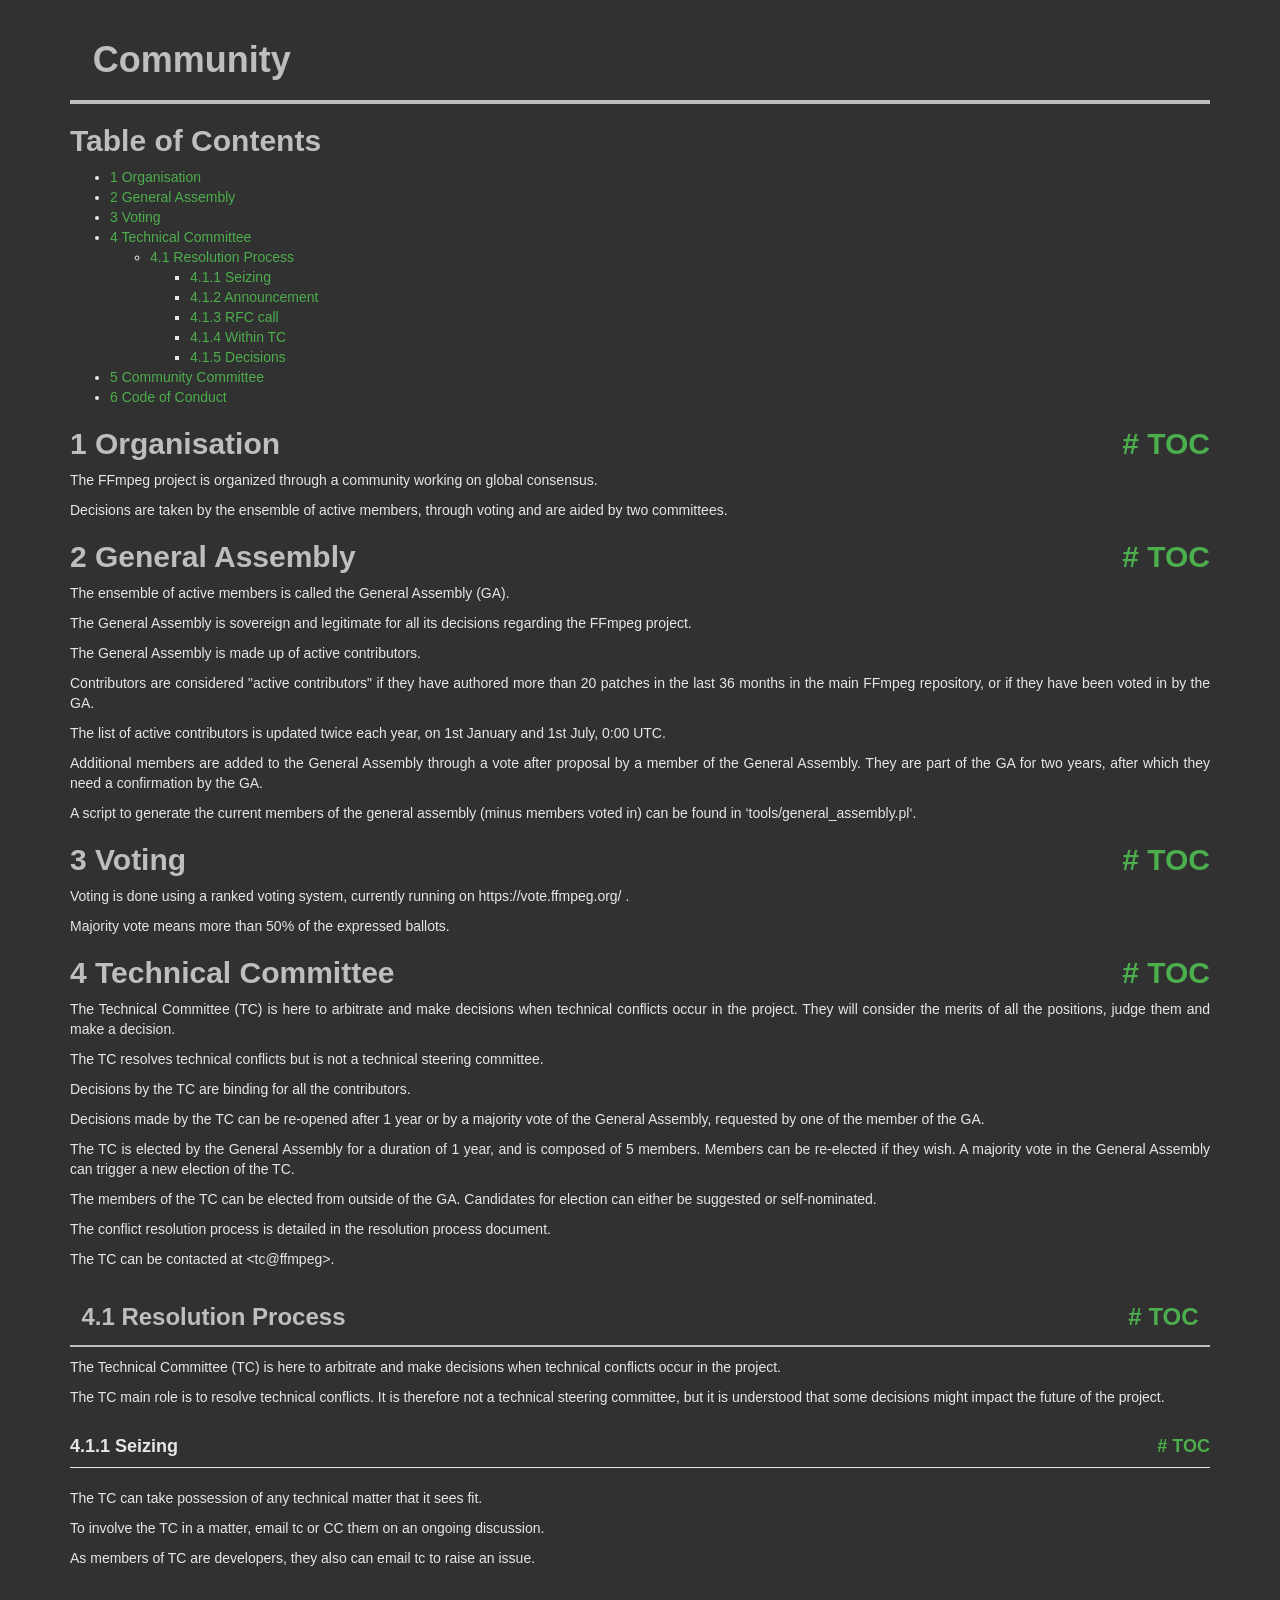
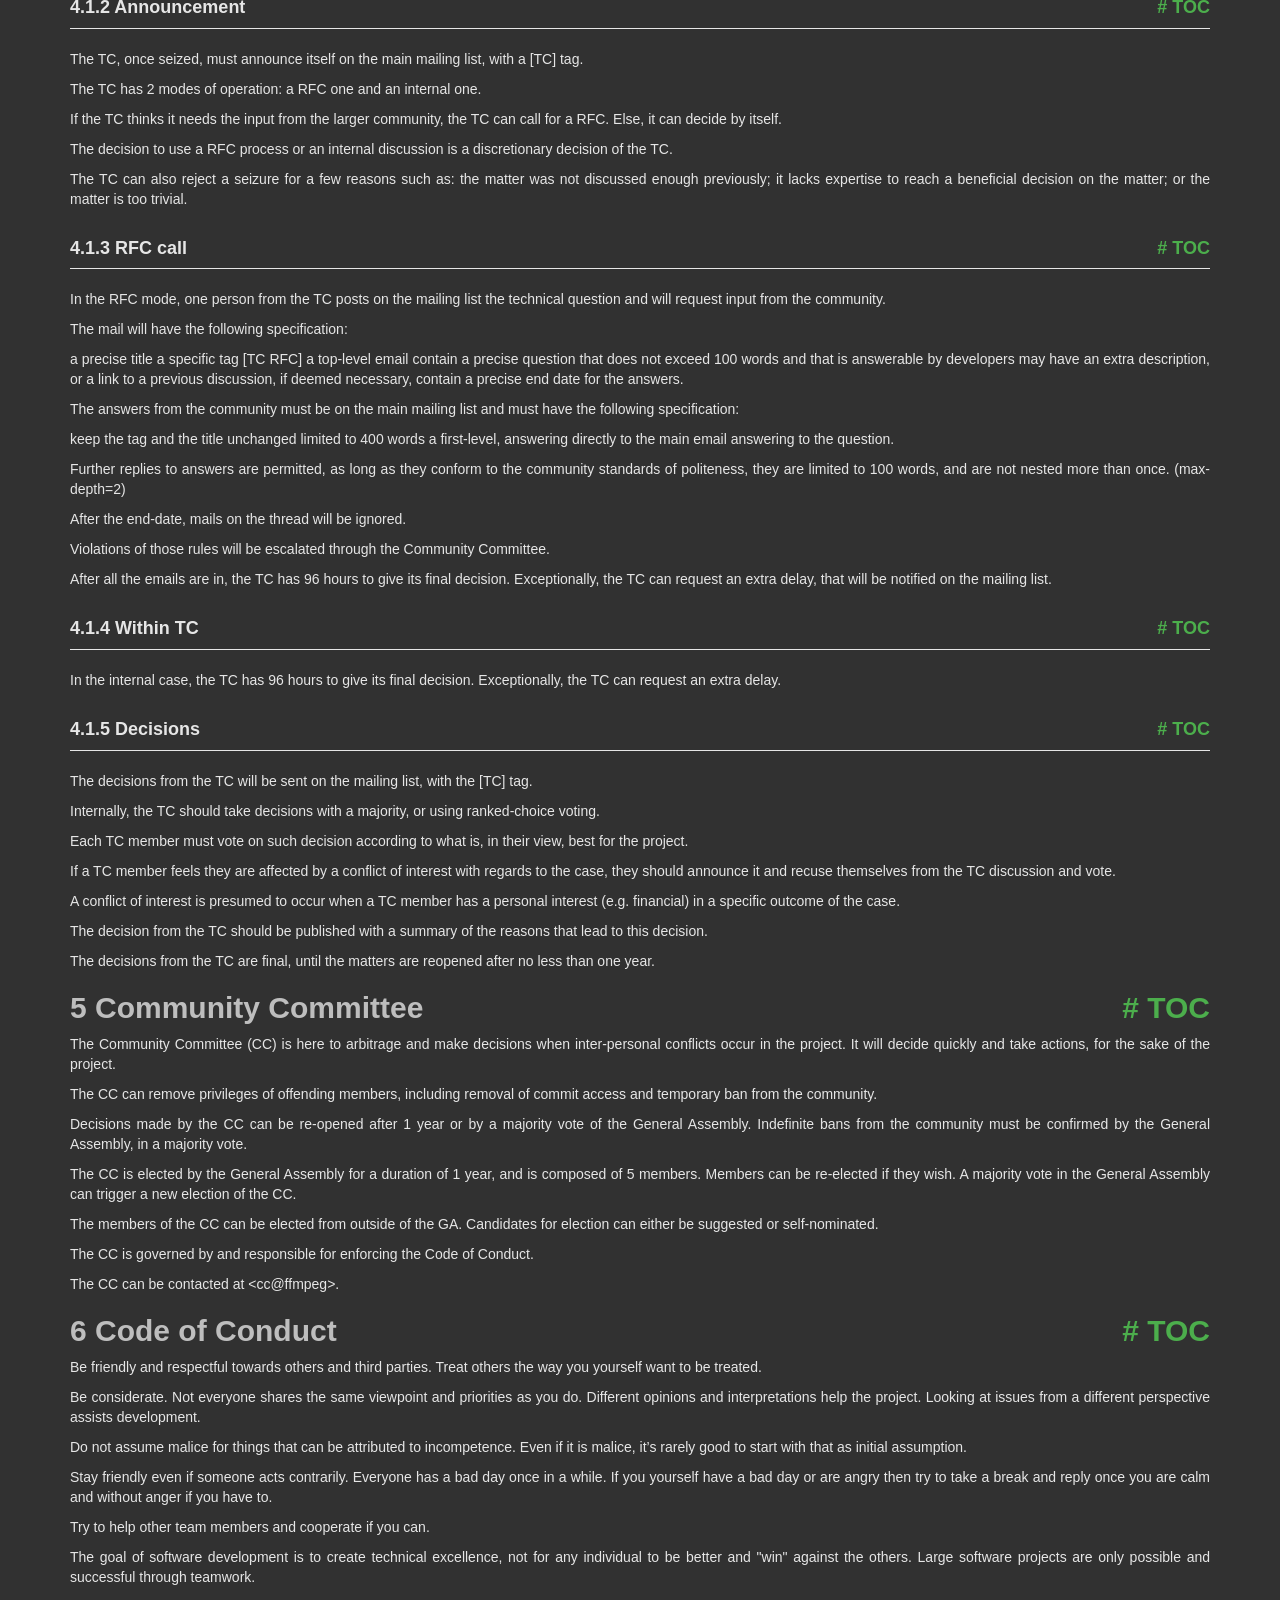
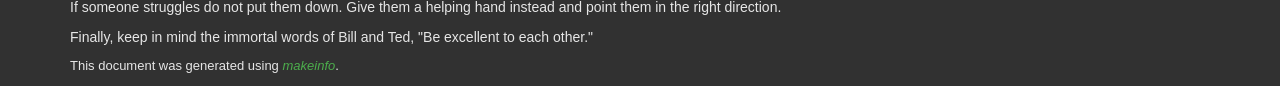
<file: ffmpeg/ffmpeg-8.1.1-essentials_build/doc/community.html>
<!DOCTYPE html PUBLIC "-//W3C//DTD HTML 4.01 Transitional//EN" "http://www.w3.org/TR/html4/loose.dtd">
<html>
<!-- Created by GNU Texinfo 7.2, https://www.gnu.org/software/texinfo/ -->
  <head>
    <meta charset="utf-8">
    <title>
      Community
    </title>
    <meta name="viewport" content="width=device-width,initial-scale=1.0">
    <link rel="stylesheet" type="text/css" href="bootstrap.min.css">
    <link rel="stylesheet" type="text/css" href="style.min.css">
  </head>
  <body>
    <div class="container">
      <h1>
      Community
      </h1>


<a name="SEC_Top"></a>

<div class="region-contents" id="SEC_Contents">
<h2 class="contents-heading">Table of Contents</h2>

<div class="contents">

<ul class="toc-numbered-mark">
  <li><a id="toc-Organisation" href="#Organisation-1">1 Organisation</a></li>
  <li><a id="toc-General-Assembly" href="#General-Assembly-1">2 General Assembly</a></li>
  <li><a id="toc-Voting" href="#Voting-1">3 Voting</a></li>
  <li><a id="toc-Technical-Committee" href="#Technical-Committee-1">4 Technical Committee</a>
  <ul class="toc-numbered-mark">
    <li><a id="toc-Resolution-Process" href="#Resolution-Process-1">4.1 Resolution Process</a>
    <ul class="toc-numbered-mark">
      <li><a id="toc-Seizing" href="#Seizing">4.1.1 Seizing</a></li>
      <li><a id="toc-Announcement" href="#Announcement">4.1.2 Announcement</a></li>
      <li><a id="toc-RFC-call" href="#RFC-call">4.1.3 RFC call</a></li>
      <li><a id="toc-Within-TC" href="#Within-TC">4.1.4 Within TC</a></li>
      <li><a id="toc-Decisions" href="#Decisions">4.1.5 Decisions</a></li>
    </ul></li>
  </ul></li>
  <li><a id="toc-Community-Committee" href="#Community-Committee-1">5 Community Committee</a></li>
  <li><a id="toc-Code-of-Conduct" href="#Code-of-Conduct-1">6 Code of Conduct</a></li>
</ul>
</div>
</div>

<a class="anchor" id="Organisation"></a><a name="Organisation-1"></a>
<h2 class="chapter">1 Organisation<span class="pull-right"><a class="anchor hidden-xs" href="#Organisation" aria-hidden="true">#</a> <a class="anchor hidden-xs"href="#toc-Organisation" aria-hidden="true">TOC</a></span></h2>

<p>The FFmpeg project is organized through a community working on global consensus.
</p>
<p>Decisions are taken by the ensemble of active members, through voting and are aided by two committees.
</p>
<a class="anchor" id="General-Assembly"></a><a name="General-Assembly-1"></a>
<h2 class="chapter">2 General Assembly<span class="pull-right"><a class="anchor hidden-xs" href="#General-Assembly" aria-hidden="true">#</a> <a class="anchor hidden-xs"href="#toc-General-Assembly" aria-hidden="true">TOC</a></span></h2>

<p>The ensemble of active members is called the General Assembly (GA).
</p>
<p>The General Assembly is sovereign and legitimate for all its decisions regarding the FFmpeg project.
</p>
<p>The General Assembly is made up of active contributors.
</p>
<p>Contributors are considered &quot;active contributors&quot; if they have authored more than 20 patches in the last 36 months in the main FFmpeg repository, or if they have been voted in by the GA.
</p>
<p>The list of active contributors is updated twice each year, on 1st January and 1st July, 0:00 UTC.
</p>
<p>Additional members are added to the General Assembly through a vote after proposal by a member of the General Assembly. They are part of the GA for two years, after which they need a confirmation by the GA.
</p>
<p>A script to generate the current members of the general assembly (minus members voted in) can be found in &lsquo;tools/general_assembly.pl&lsquo;.
</p>
<a class="anchor" id="Voting"></a><a name="Voting-1"></a>
<h2 class="chapter">3 Voting<span class="pull-right"><a class="anchor hidden-xs" href="#Voting" aria-hidden="true">#</a> <a class="anchor hidden-xs"href="#toc-Voting" aria-hidden="true">TOC</a></span></h2>

<p>Voting is done using a ranked voting system, currently running on https://vote.ffmpeg.org/ .
</p>
<p>Majority vote means more than 50% of the expressed ballots.
</p>
<a class="anchor" id="Technical-Committee"></a><a name="Technical-Committee-1"></a>
<h2 class="chapter">4 Technical Committee<span class="pull-right"><a class="anchor hidden-xs" href="#Technical-Committee" aria-hidden="true">#</a> <a class="anchor hidden-xs"href="#toc-Technical-Committee" aria-hidden="true">TOC</a></span></h2>

<p>The Technical Committee (TC) is here to arbitrate and make decisions when technical conflicts occur in the project. They will consider the merits of all the positions, judge them and make a decision.
</p>
<p>The TC resolves technical conflicts but is not a technical steering committee.
</p>
<p>Decisions by the TC are binding for all the contributors.
</p>
<p>Decisions made by the TC can be re-opened after 1 year or by a majority vote of the General Assembly, requested by one of the member of the GA.
</p>
<p>The TC is elected by the General Assembly for a duration of 1 year, and is composed of 5 members. Members can be re-elected if they wish. A majority vote in the General Assembly can trigger a new election of the TC.
</p>
<p>The members of the TC can be elected from outside of the GA. Candidates for election can either be suggested or self-nominated.
</p>
<p>The conflict resolution process is detailed in the resolution process document.
</p>
<p>The TC can be contacted at &lt;tc@ffmpeg&gt;.
</p>
<a class="anchor" id="Resolution-Process"></a><a name="Resolution-Process-1"></a>
<h3 class="section">4.1 Resolution Process<span class="pull-right"><a class="anchor hidden-xs" href="#Resolution-Process" aria-hidden="true">#</a> <a class="anchor hidden-xs"href="#toc-Resolution-Process" aria-hidden="true">TOC</a></span></h3>

<p>The Technical Committee (TC) is here to arbitrate and make decisions when technical conflicts occur in the project.
</p>
<p>The TC main role is to resolve technical conflicts. It is therefore not a technical steering committee, but it is understood that some decisions might impact the future of the project.
</p>
<a name="Seizing"></a>
<h4 class="subsection">4.1.1 Seizing<span class="pull-right"><a class="anchor hidden-xs" href="#Seizing" aria-hidden="true">#</a> <a class="anchor hidden-xs"href="#toc-Seizing" aria-hidden="true">TOC</a></span></h4>

<p>The TC can take possession of any technical matter that it sees fit.
</p>
<p>To involve the TC in a matter, email tc&nbsp;or CC them on an ongoing discussion.
</p>
<p>As members of TC are developers, they also can email tc&nbsp;to raise an issue.
</p><a name="Announcement"></a>
<h4 class="subsection">4.1.2 Announcement<span class="pull-right"><a class="anchor hidden-xs" href="#Announcement" aria-hidden="true">#</a> <a class="anchor hidden-xs"href="#toc-Announcement" aria-hidden="true">TOC</a></span></h4>

<p>The TC, once seized, must announce itself on the main mailing list, with a [TC] tag.
</p>
<p>The TC has 2 modes of operation: a RFC one and an internal one.
</p>
<p>If the TC thinks it needs the input from the larger community, the TC can call for a RFC. Else, it can decide by itself.
</p>
<p>The decision to use a RFC process or an internal discussion is a discretionary decision of the TC.
</p>
<p>The TC can also reject a seizure for a few reasons such as: the matter was not discussed enough previously; it lacks expertise to reach a beneficial decision on the matter; or the matter is too trivial.
</p><a name="RFC-call"></a>
<h4 class="subsection">4.1.3 RFC call<span class="pull-right"><a class="anchor hidden-xs" href="#RFC-call" aria-hidden="true">#</a> <a class="anchor hidden-xs"href="#toc-RFC-call" aria-hidden="true">TOC</a></span></h4>

<p>In the RFC mode, one person from the TC posts on the mailing list the technical question and will request input from the community.
</p>
<p>The mail will have the following specification:
</p>
<p>a precise title
    a specific tag [TC RFC]
    a top-level email
    contain a precise question that does not exceed 100 words and that is answerable by developers
    may have an extra description, or a link to a previous discussion, if deemed necessary,
    contain a precise end date for the answers.
</p>
<p>The answers from the community must be on the main mailing list and must have the following specification:
</p>
<p>keep the tag and the title unchanged
    limited to 400 words
    a first-level, answering directly to the main email
    answering to the question.
</p>
<p>Further replies to answers are permitted, as long as they conform to the community standards of politeness, they are limited to 100 words, and are not nested more than once. (max-depth=2)
</p>
<p>After the end-date, mails on the thread will be ignored.
</p>
<p>Violations of those rules will be escalated through the Community Committee.
</p>
<p>After all the emails are in, the TC has 96 hours to give its final decision. Exceptionally, the TC can request an extra delay, that will be notified on the mailing list.
</p><a name="Within-TC"></a>
<h4 class="subsection">4.1.4 Within TC<span class="pull-right"><a class="anchor hidden-xs" href="#Within-TC" aria-hidden="true">#</a> <a class="anchor hidden-xs"href="#toc-Within-TC" aria-hidden="true">TOC</a></span></h4>

<p>In the internal case, the TC has 96 hours to give its final decision. Exceptionally, the TC can request an extra delay.
</p><a name="Decisions"></a>
<h4 class="subsection">4.1.5 Decisions<span class="pull-right"><a class="anchor hidden-xs" href="#Decisions" aria-hidden="true">#</a> <a class="anchor hidden-xs"href="#toc-Decisions" aria-hidden="true">TOC</a></span></h4>

<p>The decisions from the TC will be sent on the mailing list, with the [TC] tag.
</p>
<p>Internally, the TC should take decisions with a majority, or using ranked-choice voting.
</p>
<p>Each TC member must vote on such decision according to what is, in their view, best for the project.
</p>
<p>If a TC member feels they are affected by a conflict of interest with regards to the case, they should announce it and recuse themselves from the TC
discussion and vote.
</p>
<p>A conflict of interest is presumed to occur when a TC member has a personal interest (e.g. financial) in a specific outcome of the case.
</p>
<p>The decision from the TC should be published with a summary of the reasons that lead to this decision.
</p>
<p>The decisions from the TC are final, until the matters are reopened after no less than one year.
</p>
<a class="anchor" id="Community-Committee"></a><a name="Community-Committee-1"></a>
<h2 class="chapter">5 Community Committee<span class="pull-right"><a class="anchor hidden-xs" href="#Community-Committee" aria-hidden="true">#</a> <a class="anchor hidden-xs"href="#toc-Community-Committee" aria-hidden="true">TOC</a></span></h2>

<p>The Community Committee (CC) is here to arbitrage and make decisions when inter-personal conflicts occur in the project. It will decide quickly and take actions, for the sake of the project.
</p>
<p>The CC can remove privileges of offending members, including removal of commit access and temporary ban from the community.
</p>
<p>Decisions made by the CC can be re-opened after 1 year or by a majority vote of the General Assembly. Indefinite bans from the community must be confirmed by the General Assembly, in a majority vote.
</p>
<p>The CC is elected by the General Assembly for a duration of 1 year, and is composed of 5 members. Members can be re-elected if they wish. A majority vote in the General Assembly can trigger a new election of the CC.
</p>
<p>The members of the CC can be elected from outside of the GA. Candidates for election can either be suggested or self-nominated.
</p>
<p>The CC is governed by and responsible for enforcing the Code of Conduct.
</p>
<p>The CC can be contacted at &lt;cc@ffmpeg&gt;.
</p>
<a class="anchor" id="Code-of-Conduct"></a><a name="Code-of-Conduct-1"></a>
<h2 class="chapter">6 Code of Conduct<span class="pull-right"><a class="anchor hidden-xs" href="#Code-of-Conduct" aria-hidden="true">#</a> <a class="anchor hidden-xs"href="#toc-Code-of-Conduct" aria-hidden="true">TOC</a></span></h2>

<p>Be friendly and respectful towards others and third parties.
Treat others the way you yourself want to be treated.
</p>
<p>Be considerate. Not everyone shares the same viewpoint and priorities as you do.
Different opinions and interpretations help the project.
Looking at issues from a different perspective assists development.
</p>
<p>Do not assume malice for things that can be attributed to incompetence. Even if
it is malice, it&rsquo;s rarely good to start with that as initial assumption.
</p>
<p>Stay friendly even if someone acts contrarily. Everyone has a bad day
once in a while.
If you yourself have a bad day or are angry then try to take a break and reply
once you are calm and without anger if you have to.
</p>
<p>Try to help other team members and cooperate if you can.
</p>
<p>The goal of software development is to create technical excellence, not for any
individual to be better and &quot;win&quot; against the others. Large software projects
are only possible and successful through teamwork.
</p>
<p>If someone struggles do not put them down. Give them a helping hand
instead and point them in the right direction.
</p>
<p>Finally, keep in mind the immortal words of Bill and Ted,
&quot;Be excellent to each other.&quot;
</p>
      <p style="font-size: small;">
        This document was generated using <a class="uref" href="https://www.gnu.org/software/texinfo/"><em class="emph">makeinfo</em></a>.
      </p>
    </div>
  </body>
</html>
</file>
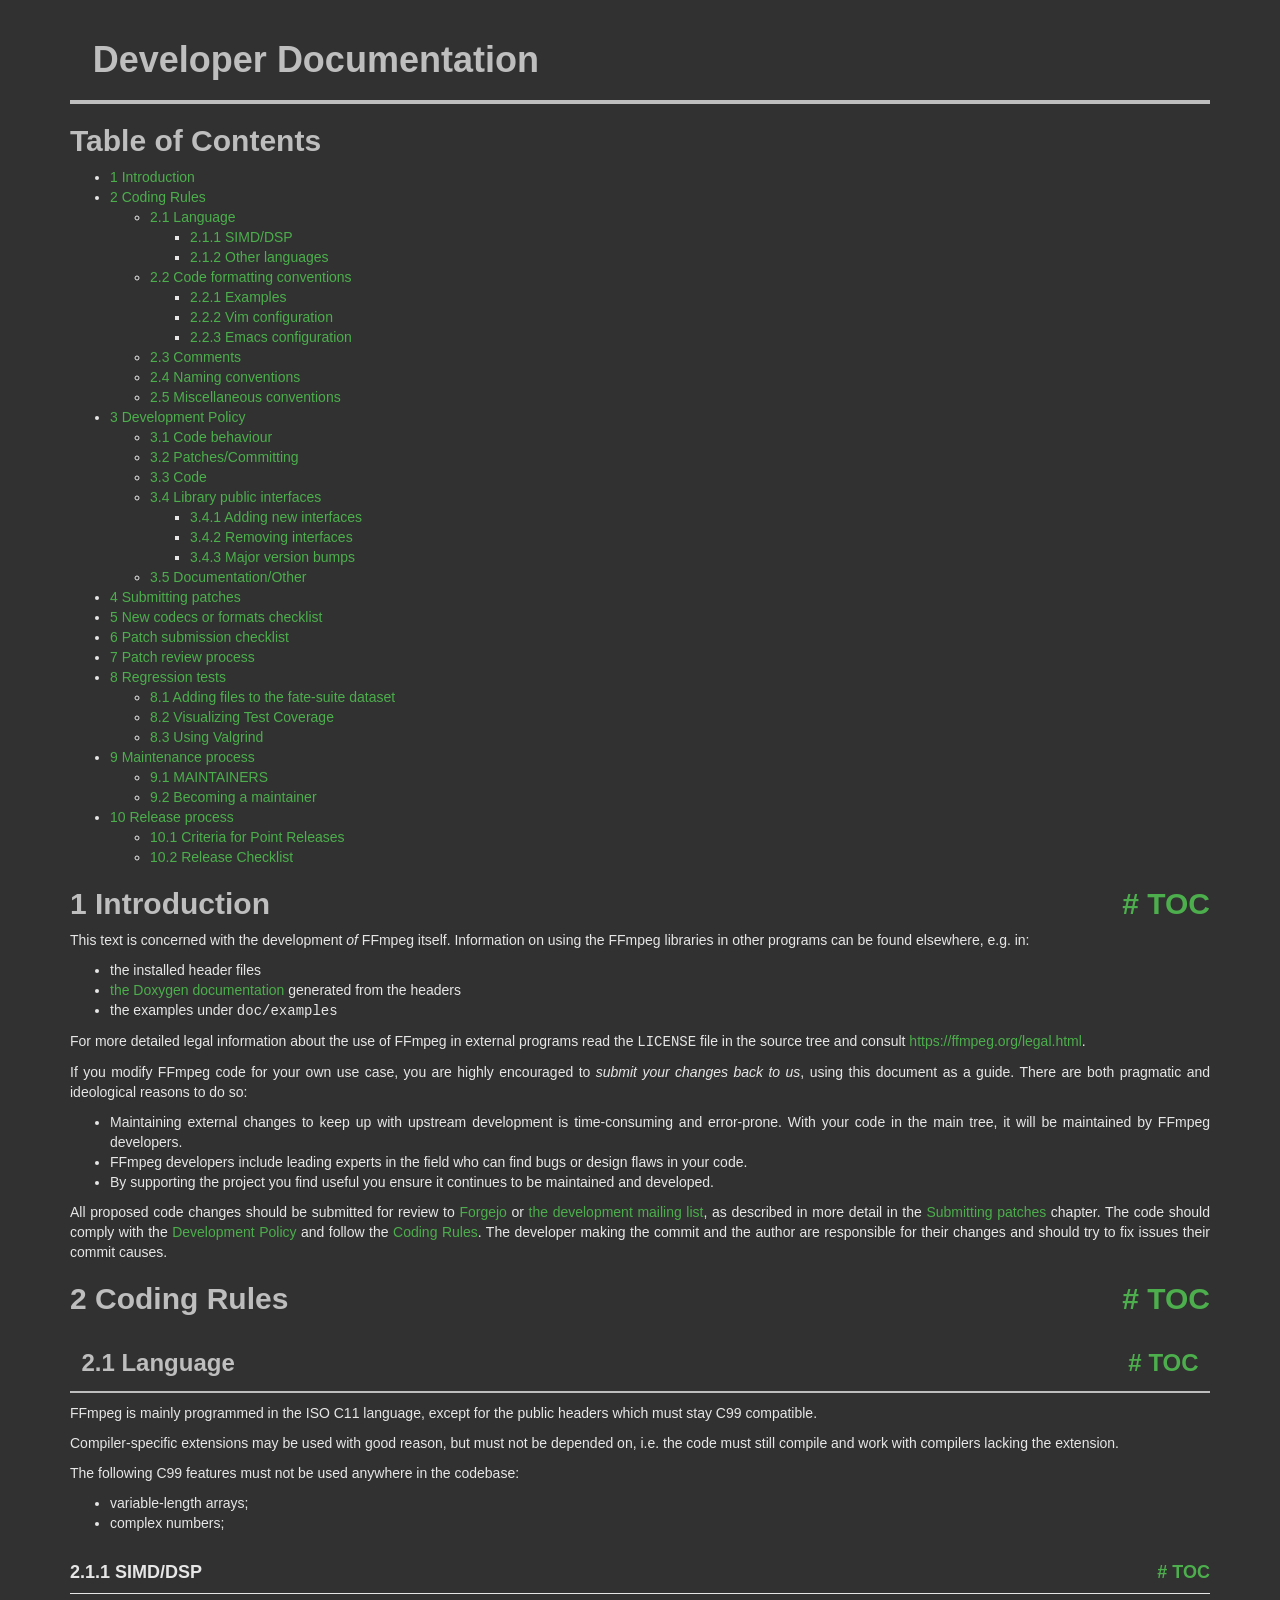
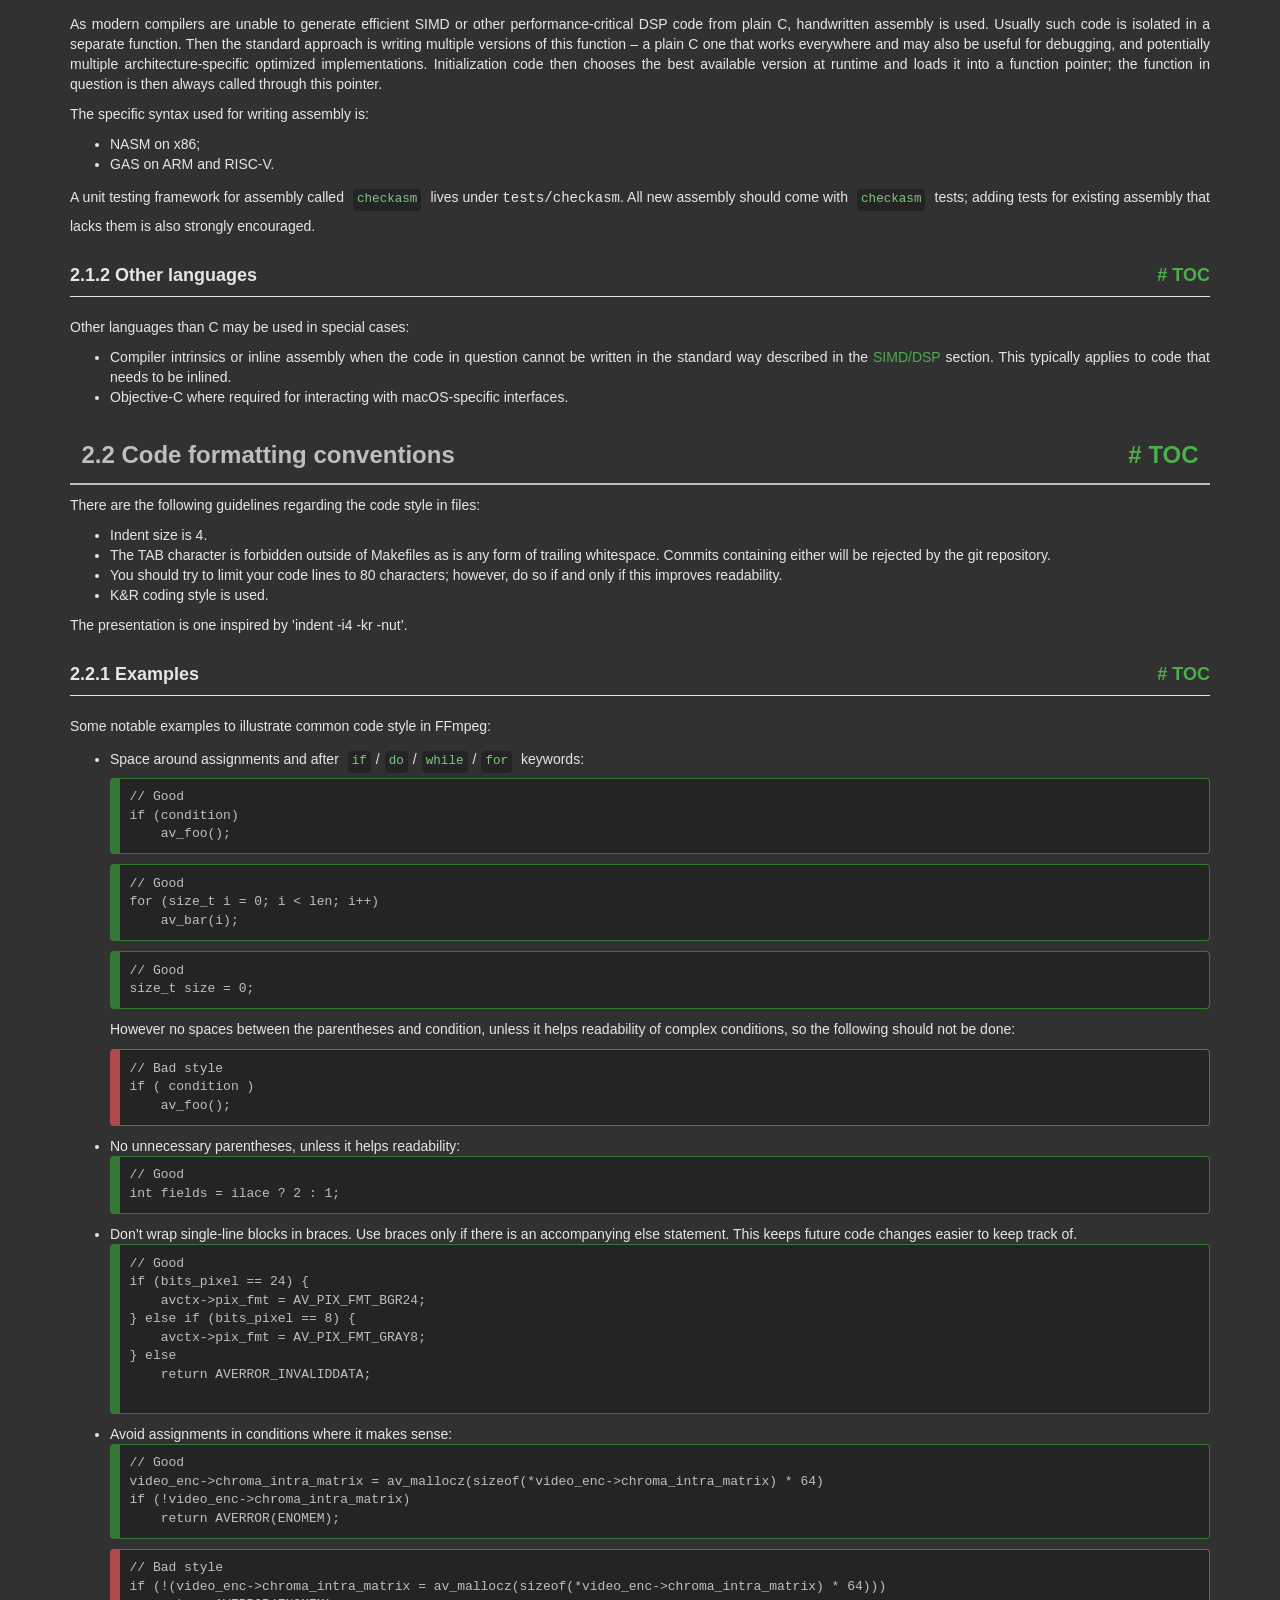
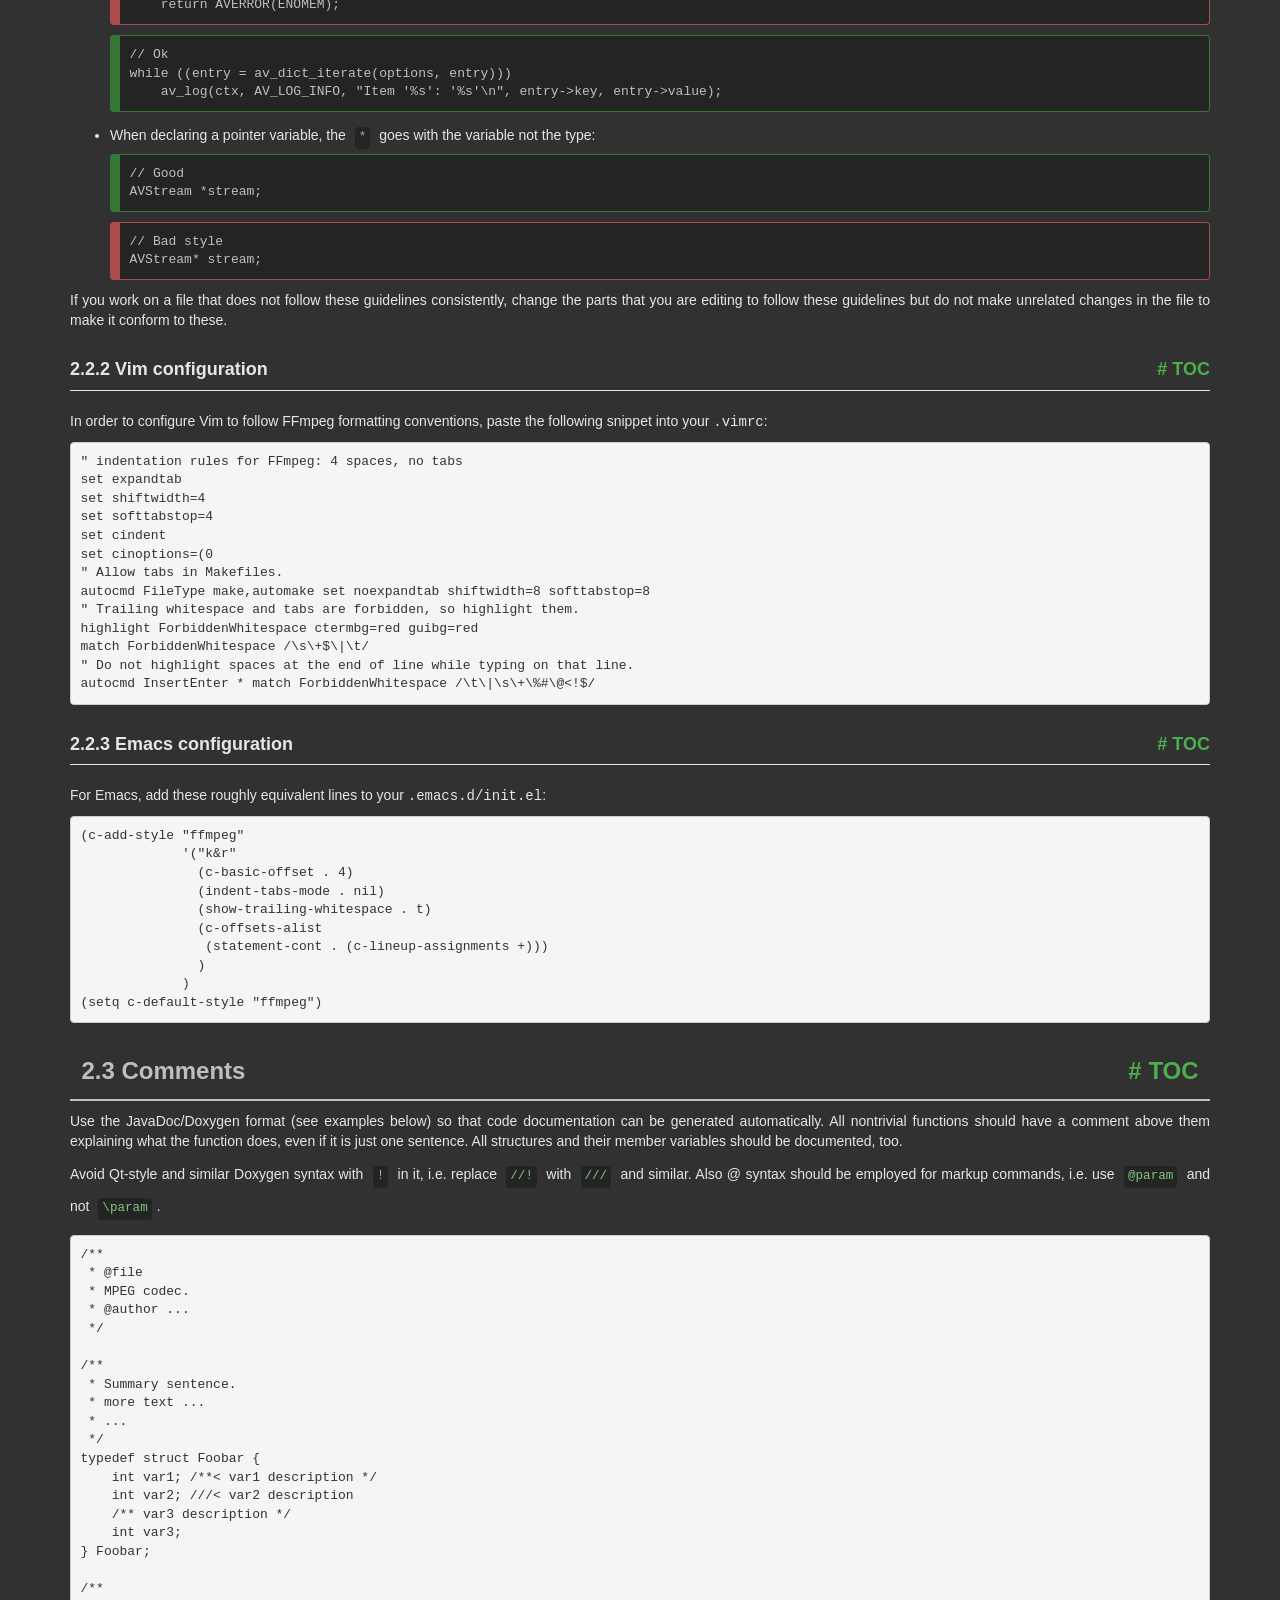
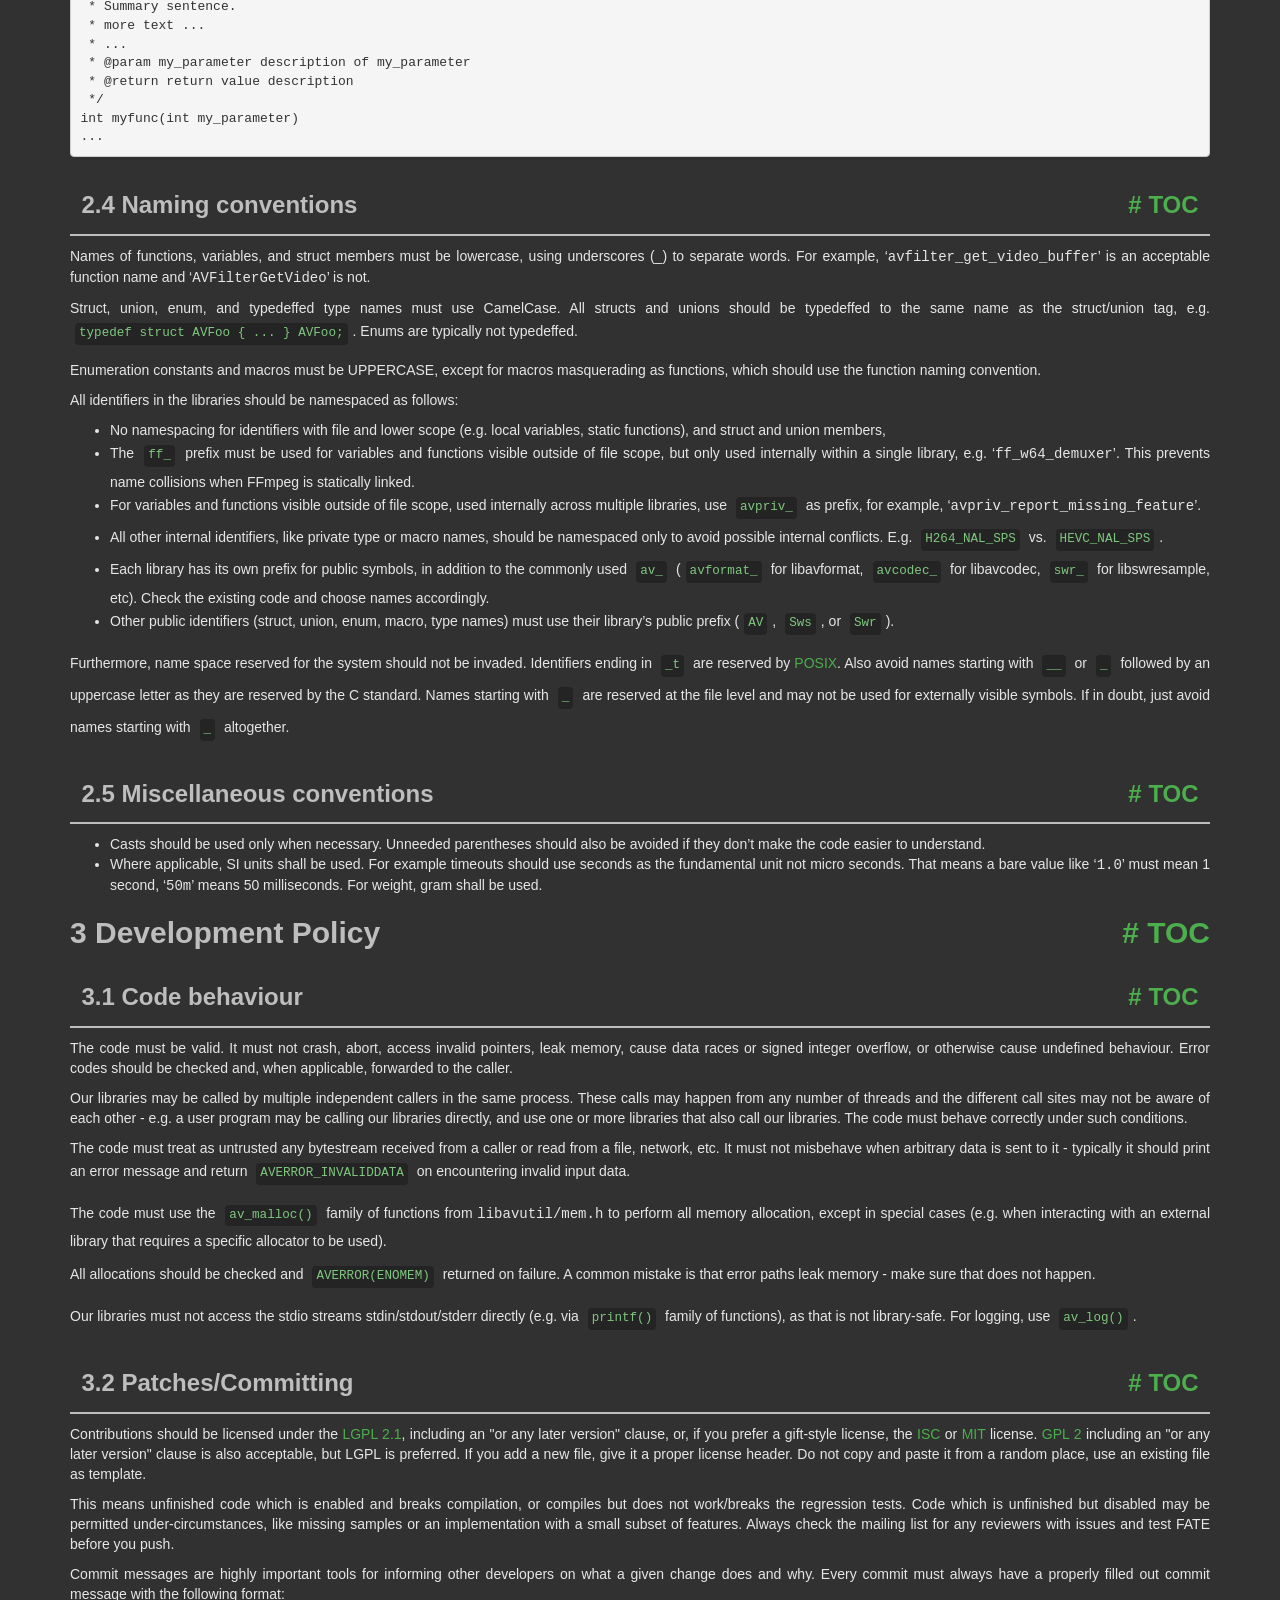
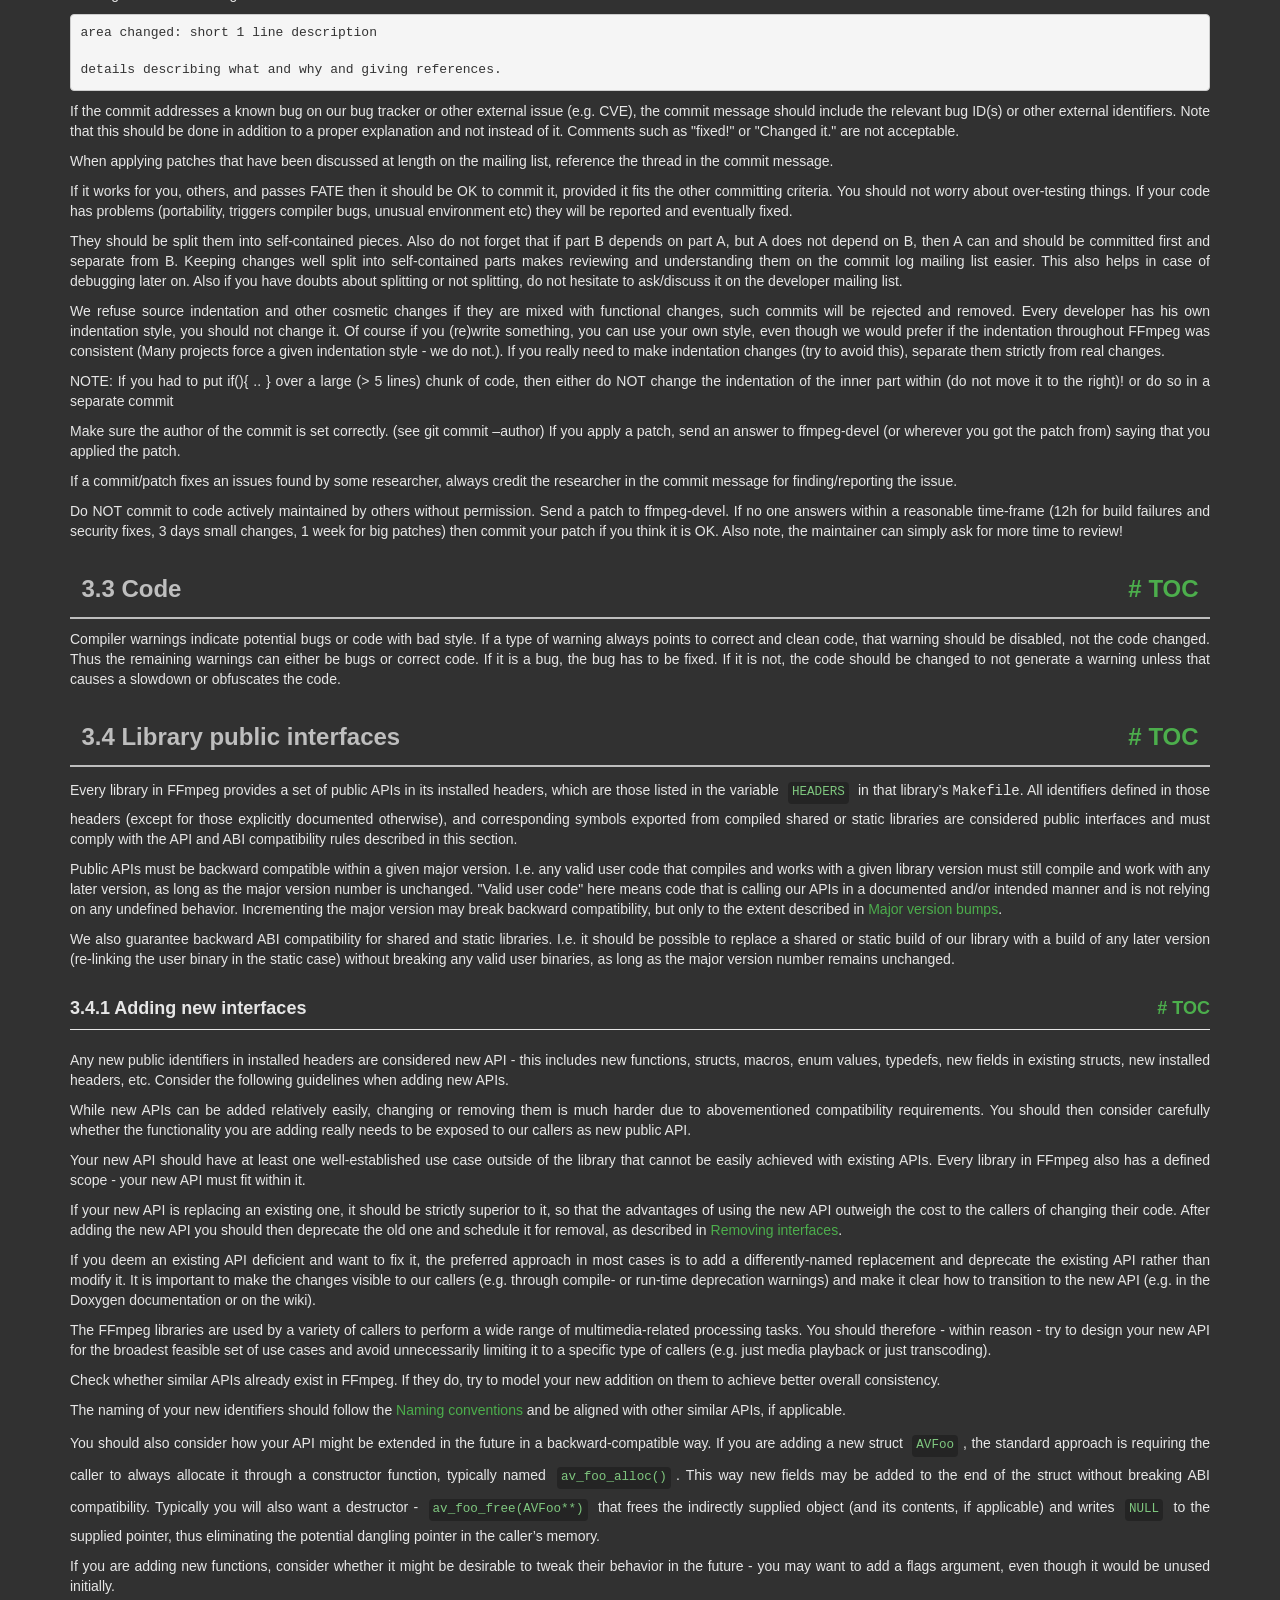
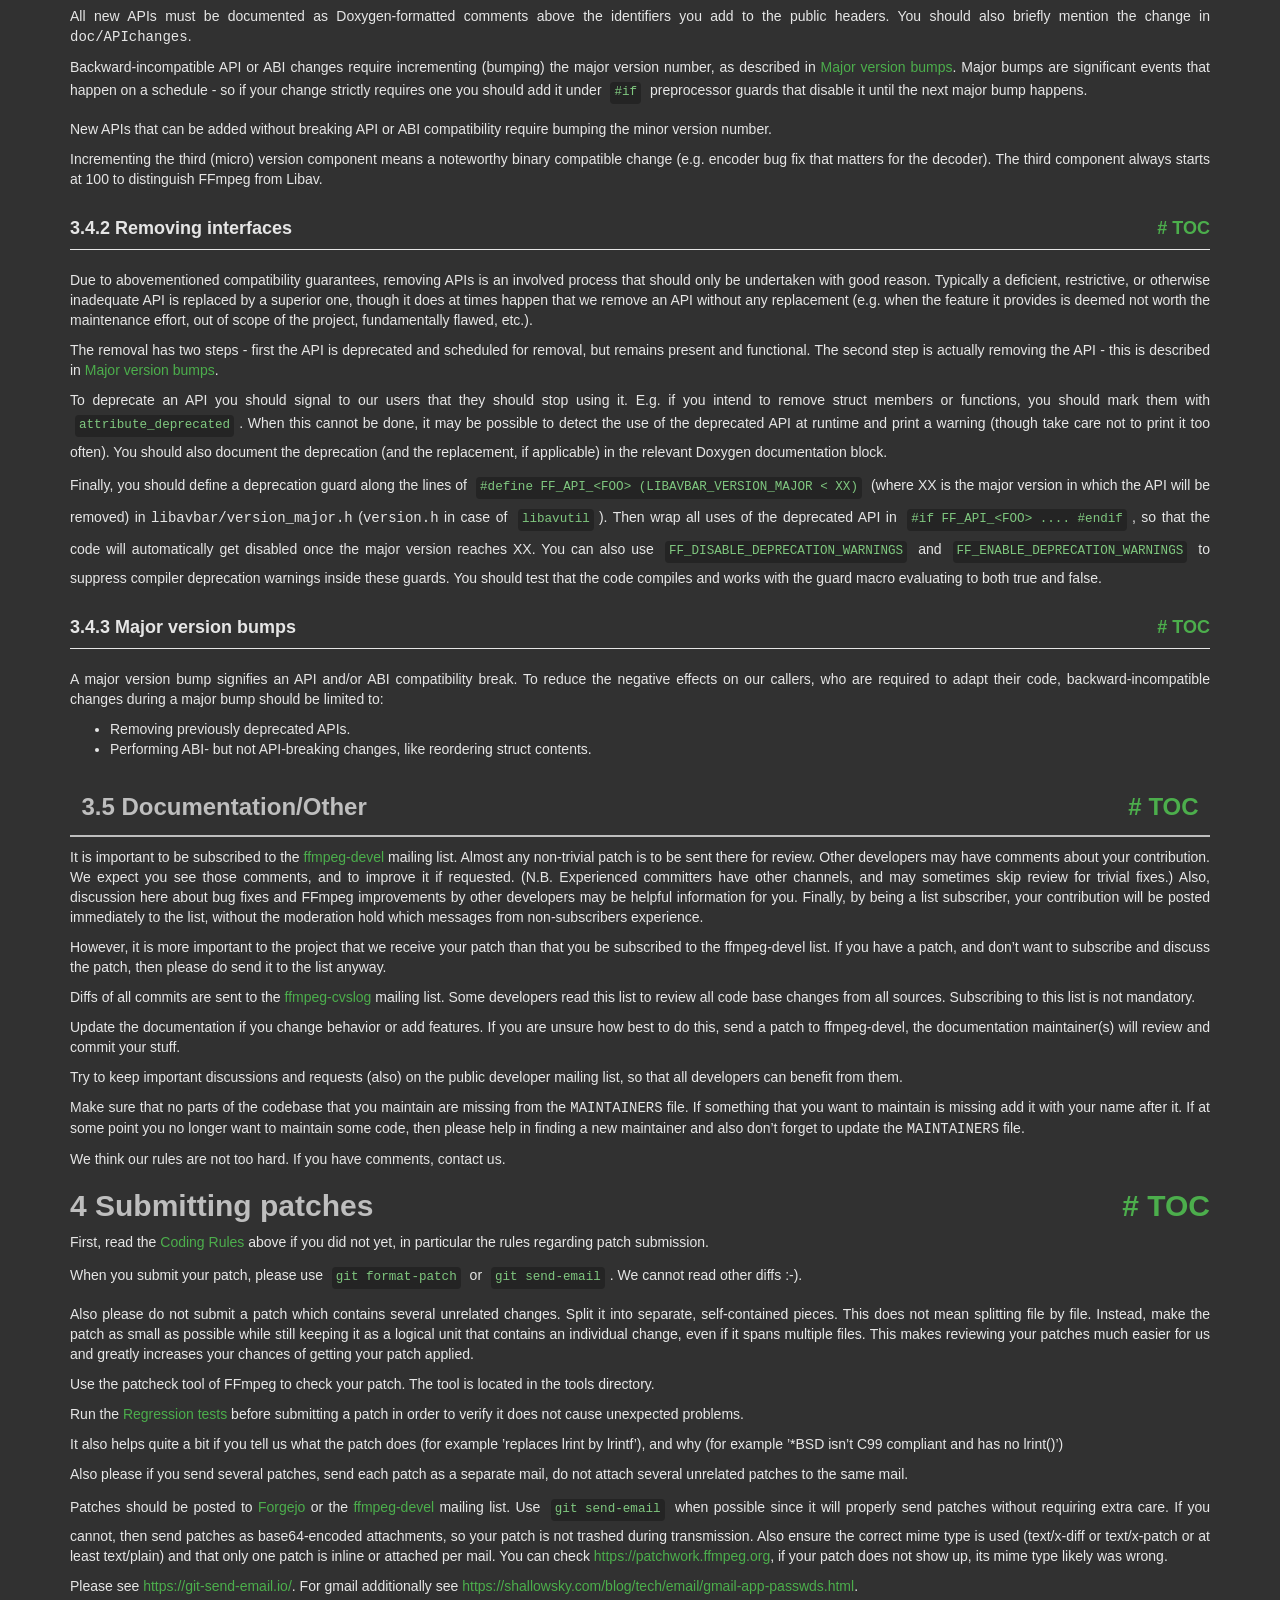
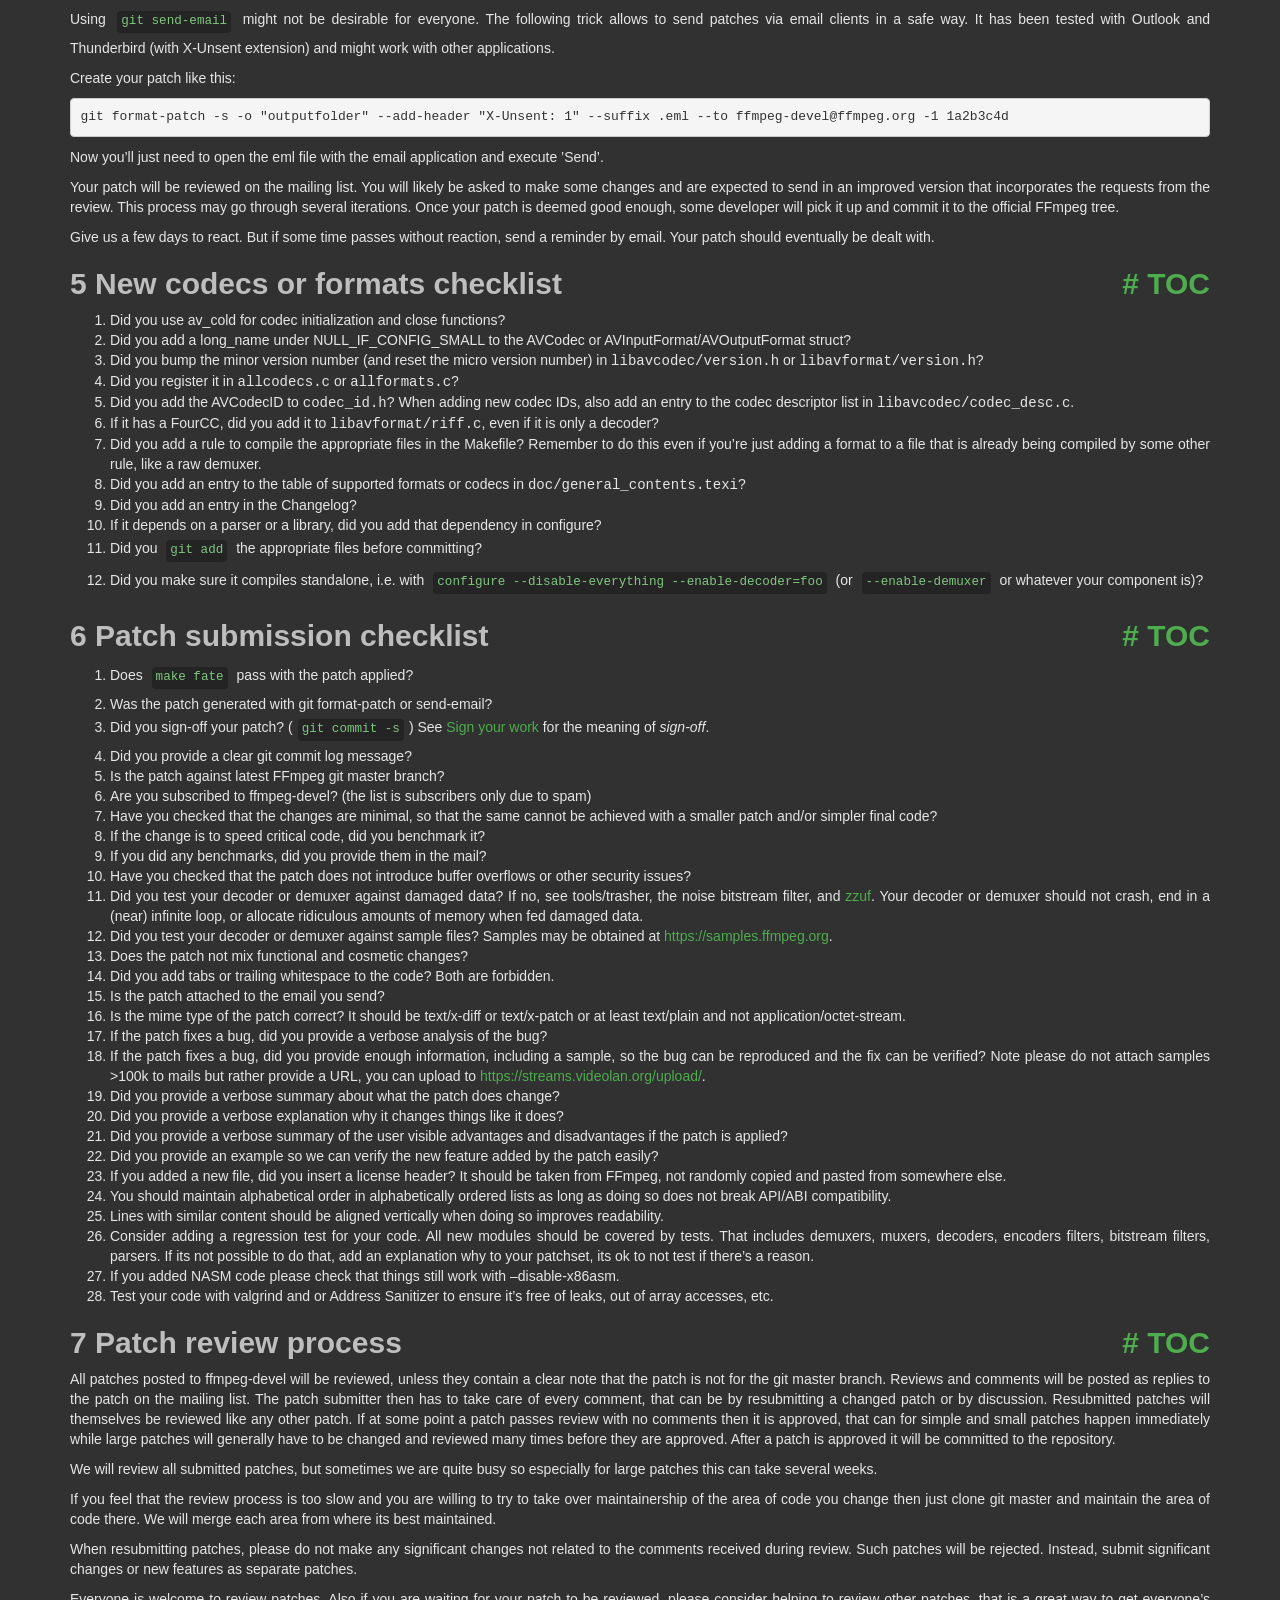
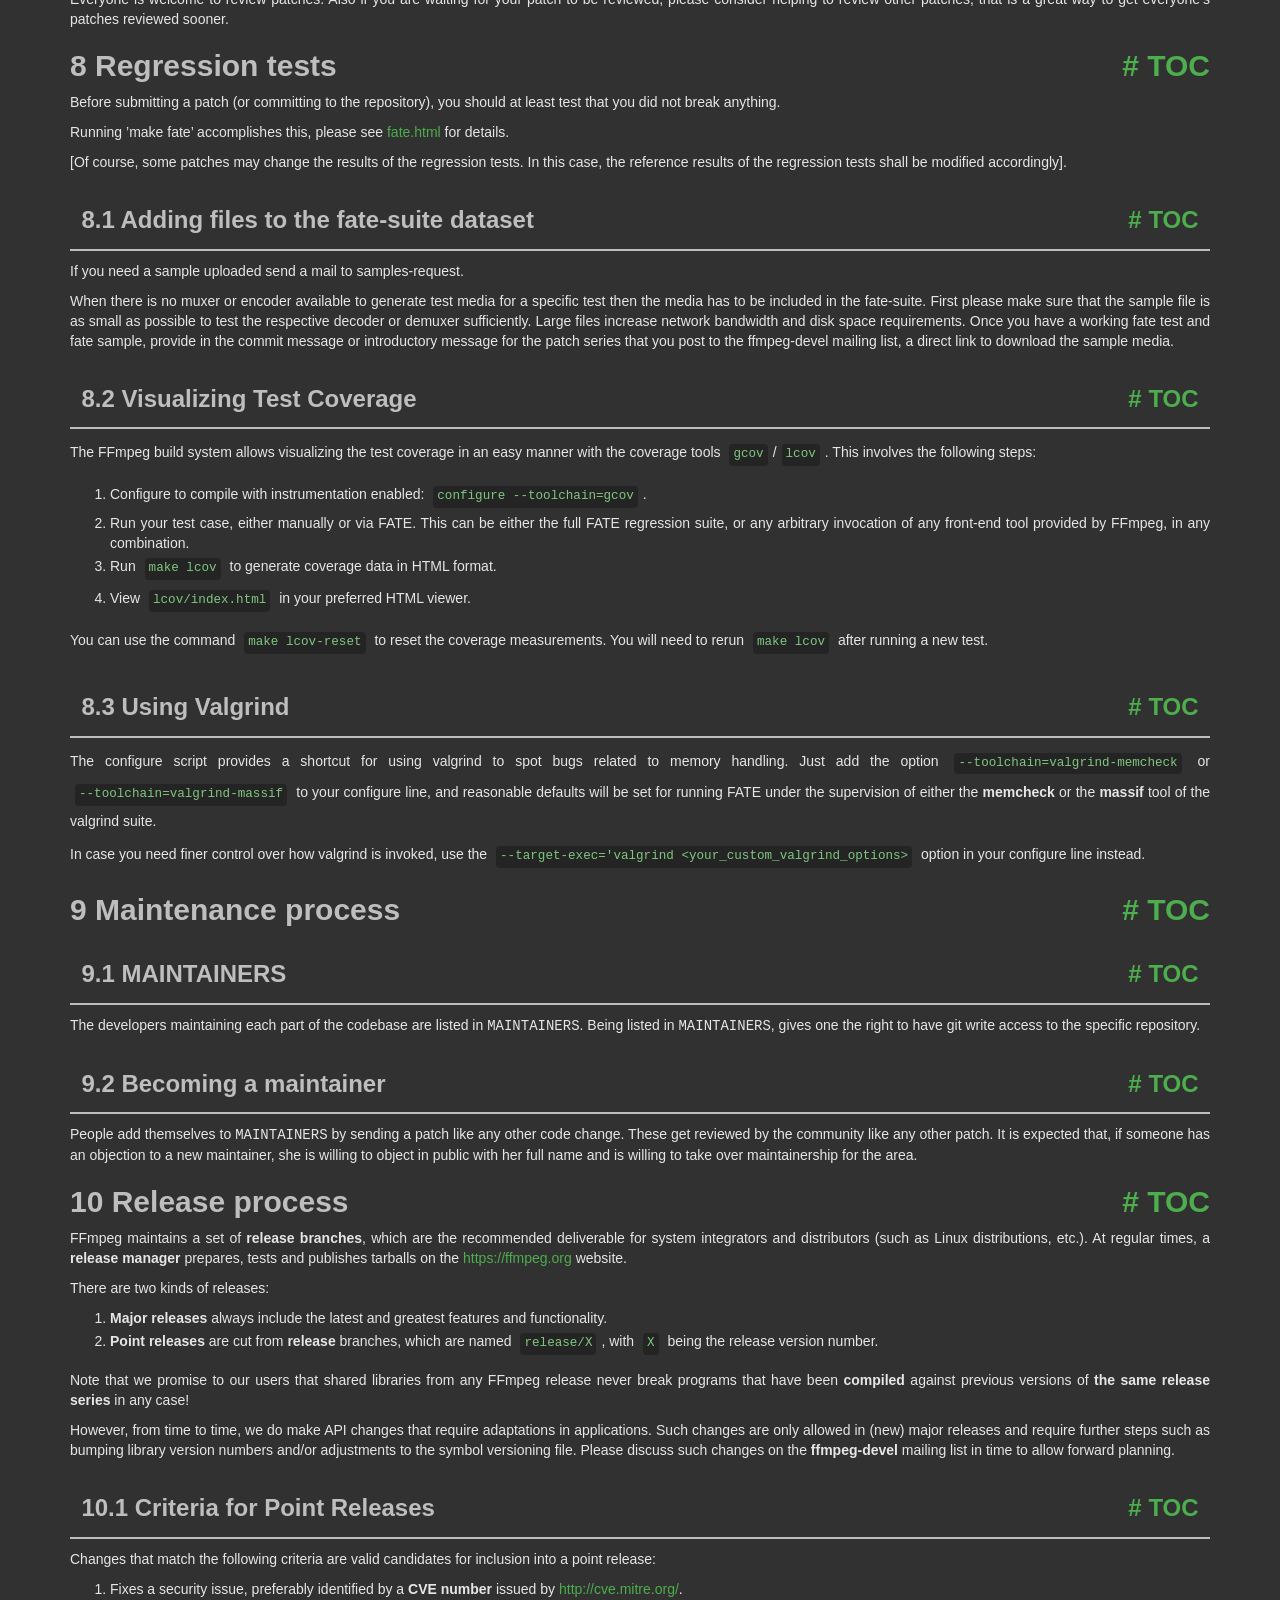
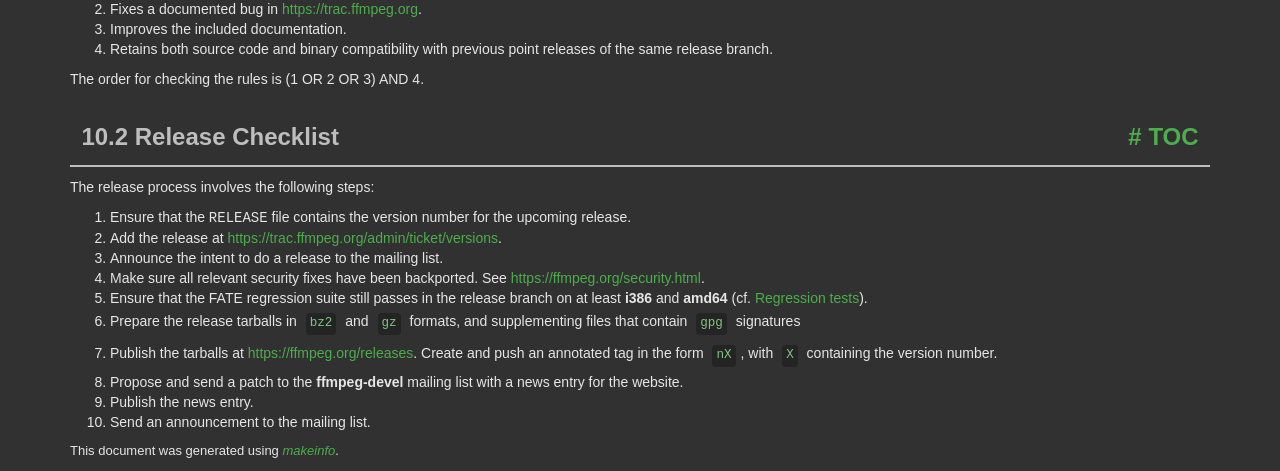
<file: ffmpeg/ffmpeg-8.1.1-essentials_build/doc/developer.html>
<!DOCTYPE html PUBLIC "-//W3C//DTD HTML 4.01 Transitional//EN" "http://www.w3.org/TR/html4/loose.dtd">
<html>
<!-- Created by GNU Texinfo 7.2, https://www.gnu.org/software/texinfo/ -->
  <head>
    <meta charset="utf-8">
    <title>
      Developer Documentation
    </title>
    <meta name="viewport" content="width=device-width,initial-scale=1.0">
    <link rel="stylesheet" type="text/css" href="bootstrap.min.css">
    <link rel="stylesheet" type="text/css" href="style.min.css">
  </head>
  <body>
    <div class="container">
      <h1>
      Developer Documentation
      </h1>


<a name="SEC_Top"></a>

<div class="region-contents" id="SEC_Contents">
<h2 class="contents-heading">Table of Contents</h2>

<div class="contents">

<ul class="toc-numbered-mark">
  <li><a id="toc-Introduction" href="#Introduction">1 Introduction</a></li>
  <li><a id="toc-Coding-Rules" href="#Coding-Rules-1">2 Coding Rules</a>
  <ul class="toc-numbered-mark">
    <li><a id="toc-Language" href="#Language">2.1 Language</a>
    <ul class="toc-numbered-mark">
      <li><a id="toc-SIMD_002fDSP" href="#SIMD_002fDSP-1">2.1.1 SIMD/DSP</a></li>
      <li><a id="toc-Other-languages" href="#Other-languages">2.1.2 Other languages</a></li>
    </ul></li>
    <li><a id="toc-Code-formatting-conventions" href="#Code-formatting-conventions">2.2 Code formatting conventions</a>
    <ul class="toc-numbered-mark">
      <li><a id="toc-Examples" href="#Examples">2.2.1 Examples</a></li>
      <li><a id="toc-Vim-configuration" href="#Vim-configuration">2.2.2 Vim configuration</a></li>
      <li><a id="toc-Emacs-configuration" href="#Emacs-configuration">2.2.3 Emacs configuration</a></li>
    </ul></li>
    <li><a id="toc-Comments" href="#Comments">2.3 Comments</a></li>
    <li><a id="toc-Naming-conventions" href="#Naming-conventions-1">2.4 Naming conventions</a></li>
    <li><a id="toc-Miscellaneous-conventions" href="#Miscellaneous-conventions">2.5 Miscellaneous conventions</a></li>
  </ul></li>
  <li><a id="toc-Development-Policy" href="#Development-Policy-1">3 Development Policy</a>
  <ul class="toc-numbered-mark">
    <li><a id="toc-Code-behaviour" href="#Code-behaviour">3.1 Code behaviour</a></li>
    <li><a id="toc-Patches_002fCommitting" href="#Patches_002fCommitting">3.2 Patches/Committing</a></li>
    <li><a id="toc-Code" href="#Code">3.3 Code</a></li>
    <li><a id="toc-Library-public-interfaces" href="#Library-public-interfaces">3.4 Library public interfaces</a>
    <ul class="toc-numbered-mark">
      <li><a id="toc-Adding-new-interfaces" href="#Adding-new-interfaces">3.4.1 Adding new interfaces</a></li>
      <li><a id="toc-Removing-interfaces" href="#Removing-interfaces-1">3.4.2 Removing interfaces</a></li>
      <li><a id="toc-Major-version-bumps" href="#Major-version-bumps-1">3.4.3 Major version bumps</a></li>
    </ul></li>
    <li><a id="toc-Documentation_002fOther" href="#Documentation_002fOther">3.5 Documentation/Other</a></li>
  </ul></li>
  <li><a id="toc-Submitting-patches" href="#Submitting-patches-1">4 Submitting patches</a></li>
  <li><a id="toc-New-codecs-or-formats-checklist" href="#New-codecs-or-formats-checklist">5 New codecs or formats checklist</a></li>
  <li><a id="toc-Patch-submission-checklist" href="#Patch-submission-checklist">6 Patch submission checklist</a></li>
  <li><a id="toc-Patch-review-process" href="#Patch-review-process">7 Patch review process</a></li>
  <li><a id="toc-Regression-tests" href="#Regression-tests-1">8 Regression tests</a>
  <ul class="toc-numbered-mark">
    <li><a id="toc-Adding-files-to-the-fate_002dsuite-dataset" href="#Adding-files-to-the-fate_002dsuite-dataset">8.1 Adding files to the fate-suite dataset</a></li>
    <li><a id="toc-Visualizing-Test-Coverage" href="#Visualizing-Test-Coverage">8.2 Visualizing Test Coverage</a></li>
    <li><a id="toc-Using-Valgrind" href="#Using-Valgrind">8.3 Using Valgrind</a></li>
  </ul></li>
  <li><a id="toc-Maintenance-process" href="#Maintenance-process">9 Maintenance process</a>
  <ul class="toc-numbered-mark">
    <li><a id="toc-MAINTAINERS" href="#MAINTAINERS-1">9.1 MAINTAINERS</a></li>
    <li><a id="toc-Becoming-a-maintainer" href="#Becoming-a-maintainer-1">9.2 Becoming a maintainer</a></li>
  </ul></li>
  <li><a id="toc-Release-process" href="#Release-process-1">10 Release process</a>
  <ul class="toc-numbered-mark">
    <li><a id="toc-Criteria-for-Point-Releases" href="#Criteria-for-Point-Releases-1">10.1 Criteria for Point Releases</a></li>
    <li><a id="toc-Release-Checklist" href="#Release-Checklist">10.2 Release Checklist</a></li>
  </ul></li>
</ul>
</div>
</div>

<a name="Introduction"></a>
<h2 class="chapter">1 Introduction<span class="pull-right"><a class="anchor hidden-xs" href="#Introduction" aria-hidden="true">#</a> <a class="anchor hidden-xs"href="#toc-Introduction" aria-hidden="true">TOC</a></span></h2>

<p>This text is concerned with the development <em class="emph">of</em> FFmpeg itself. Information
on using the FFmpeg libraries in other programs can be found elsewhere, e.g. in:
</p><ul class="itemize mark-bullet">
<li>the installed header files
</li><li><a class="url" href="http://ffmpeg.org/doxygen/trunk/index.html">the Doxygen documentation</a>
generated from the headers
</li><li>the examples under <samp class="file">doc/examples</samp>
</li></ul>

<p>For more detailed legal information about the use of FFmpeg in
external programs read the <samp class="file">LICENSE</samp> file in the source tree and
consult <a class="url" href="https://ffmpeg.org/legal.html">https://ffmpeg.org/legal.html</a>.
</p>
<p>If you modify FFmpeg code for your own use case, you are highly encouraged to
<em class="emph">submit your changes back to us</em>, using this document as a guide. There are
both pragmatic and ideological reasons to do so:
</p><ul class="itemize mark-bullet">
<li>Maintaining external changes to keep up with upstream development is
time-consuming and error-prone. With your code in the main tree, it will be
maintained by FFmpeg developers.
</li><li>FFmpeg developers include leading experts in the field who can find bugs or
design flaws in your code.
</li><li>By supporting the project you find useful you ensure it continues to be
maintained and developed.
</li></ul>

<p>All proposed code changes should be submitted for review to
<a class="url" href="https://code.ffmpeg.org/FFmpeg/FFmpeg/pulls">Forgejo</a> or
<a class="url" href="mailto:ffmpeg-devel@ffmpeg.org">the development mailing list</a>, as
described in more detail in the <a class="ref" href="#Submitting-patches">Submitting patches</a> chapter. The code
should comply with the <a class="ref" href="#Development-Policy">Development Policy</a> and follow the <a class="ref" href="#Coding-Rules">Coding Rules</a>.
The developer making the commit and the author are responsible for their changes
and should try to fix issues their commit causes.
</p>
<a class="anchor" id="Coding-Rules"></a><a name="Coding-Rules-1"></a>
<h2 class="chapter">2 Coding Rules<span class="pull-right"><a class="anchor hidden-xs" href="#Coding-Rules" aria-hidden="true">#</a> <a class="anchor hidden-xs"href="#toc-Coding-Rules" aria-hidden="true">TOC</a></span></h2>

<a name="Language"></a>
<h3 class="section">2.1 Language<span class="pull-right"><a class="anchor hidden-xs" href="#Language" aria-hidden="true">#</a> <a class="anchor hidden-xs"href="#toc-Language" aria-hidden="true">TOC</a></span></h3>

<p>FFmpeg is mainly programmed in the ISO C11 language, except for the public
headers which must stay C99 compatible.
</p>
<p>Compiler-specific extensions may be used with good reason, but must not be
depended on, i.e. the code must still compile and work with compilers lacking
the extension.
</p>
<p>The following C99 features must not be used anywhere in the codebase:
</p><ul class="itemize mark-bullet">
<li>variable-length arrays;

</li><li>complex numbers;
</li></ul>

<a name="SIMD_002fDSP-1"></a>
<h4 class="subsection">2.1.1 SIMD/DSP<span class="pull-right"><a class="anchor hidden-xs" href="#SIMD_002fDSP" aria-hidden="true">#</a> <a class="anchor hidden-xs"href="#toc-SIMD_002fDSP" aria-hidden="true">TOC</a></span></h4>
<a class="anchor" id="SIMD_002fDSP"></a>
<p>As modern compilers are unable to generate efficient SIMD or other
performance-critical DSP code from plain C, handwritten assembly is used.
Usually such code is isolated in a separate function. Then the standard approach
is writing multiple versions of this function – a plain C one that works
everywhere and may also be useful for debugging, and potentially multiple
architecture-specific optimized implementations. Initialization code then
chooses the best available version at runtime and loads it into a function
pointer; the function in question is then always called through this pointer.
</p>
<p>The specific syntax used for writing assembly is:
</p><ul class="itemize mark-bullet">
<li>NASM on x86;

</li><li>GAS on ARM and RISC-V.
</li></ul>

<p>A unit testing framework for assembly called <code class="code">checkasm</code> lives under
<samp class="file">tests/checkasm</samp>. All new assembly should come with <code class="code">checkasm</code> tests;
adding tests for existing assembly that lacks them is also strongly encouraged.
</p>
<a name="Other-languages"></a>
<h4 class="subsection">2.1.2 Other languages<span class="pull-right"><a class="anchor hidden-xs" href="#Other-languages" aria-hidden="true">#</a> <a class="anchor hidden-xs"href="#toc-Other-languages" aria-hidden="true">TOC</a></span></h4>

<p>Other languages than C may be used in special cases:
</p><ul class="itemize mark-bullet">
<li>Compiler intrinsics or inline assembly when the code in question cannot be
written in the standard way described in the <a class="ref" href="#SIMD_002fDSP">SIMD/DSP</a> section. This
typically applies to code that needs to be inlined.

</li><li>Objective-C where required for interacting with macOS-specific interfaces.
</li></ul>

<a name="Code-formatting-conventions"></a>
<h3 class="section">2.2 Code formatting conventions<span class="pull-right"><a class="anchor hidden-xs" href="#Code-formatting-conventions" aria-hidden="true">#</a> <a class="anchor hidden-xs"href="#toc-Code-formatting-conventions" aria-hidden="true">TOC</a></span></h3>

<p>There are the following guidelines regarding the code style in files:
</p>
<ul class="itemize mark-bullet">
<li>Indent size is 4.

</li><li>The TAB character is forbidden outside of Makefiles as is any
form of trailing whitespace. Commits containing either will be
rejected by the git repository.

</li><li>You should try to limit your code lines to 80 characters; however, do so if
and only if this improves readability.

</li><li>K&amp;R coding style is used.
</li></ul>
<p>The presentation is one inspired by &rsquo;indent -i4 -kr -nut&rsquo;.
</p>
<a name="Examples"></a>
<h4 class="subsection">2.2.1 Examples<span class="pull-right"><a class="anchor hidden-xs" href="#Examples" aria-hidden="true">#</a> <a class="anchor hidden-xs"href="#toc-Examples" aria-hidden="true">TOC</a></span></h4>
<p>Some notable examples to illustrate common code style in FFmpeg:
</p>
<ul class="itemize mark-bullet">
<li>Space around assignments and after
<code class="code">if</code>/<code class="code">do</code>/<code class="code">while</code>/<code class="code">for</code> keywords:

<div class="example user-c user-good">
<pre class="example-preformatted">// Good
if (condition)
    av_foo();
</pre></div>

<div class="example user-c user-good">
<pre class="example-preformatted">// Good
for (size_t i = 0; i &lt; len; i++)
    av_bar(i);
</pre></div>

<div class="example user-c user-good">
<pre class="example-preformatted">// Good
size_t size = 0;
</pre></div>

<p>However no spaces between the parentheses and condition, unless it helps
readability of complex conditions, so the following should not be done:
</p>
<div class="example user-c user-bad">
<pre class="example-preformatted">// Bad style
if ( condition )
    av_foo();
</pre></div>

</li><li>No unnecessary parentheses, unless it helps readability:

<div class="example user-c user-good">
<pre class="example-preformatted">// Good
int fields = ilace ? 2 : 1;
</pre></div>

</li><li>Don&rsquo;t wrap single-line blocks in braces. Use braces only if there is an accompanying else statement. This keeps future code changes easier to keep track of.

<div class="example user-c user-good">
<pre class="example-preformatted">// Good
if (bits_pixel == 24) {
    avctx-&gt;pix_fmt = AV_PIX_FMT_BGR24;
} else if (bits_pixel == 8) {
    avctx-&gt;pix_fmt = AV_PIX_FMT_GRAY8;
} else
    return AVERROR_INVALIDDATA;

</pre></div>

</li><li>Avoid assignments in conditions where it makes sense:

<div class="example user-c user-good">
<pre class="example-preformatted">// Good
video_enc-&gt;chroma_intra_matrix = av_mallocz(sizeof(*video_enc-&gt;chroma_intra_matrix) * 64)
if (!video_enc-&gt;chroma_intra_matrix)
    return AVERROR(ENOMEM);
</pre></div>

<div class="example user-c user-bad">
<pre class="example-preformatted">// Bad style
if (!(video_enc-&gt;chroma_intra_matrix = av_mallocz(sizeof(*video_enc-&gt;chroma_intra_matrix) * 64)))
    return AVERROR(ENOMEM);
</pre></div>

<div class="example user-c user-good">
<pre class="example-preformatted">// Ok
while ((entry = av_dict_iterate(options, entry)))
    av_log(ctx, AV_LOG_INFO, &quot;Item '%s': '%s'\n&quot;, entry-&gt;key, entry-&gt;value);
</pre></div>

</li><li>When declaring a pointer variable, the <code class="code">*</code> goes with the variable not the type:

<div class="example user-c user-good">
<pre class="example-preformatted">// Good
AVStream *stream;
</pre></div>

<div class="example user-c user-bad">
<pre class="example-preformatted">// Bad style
AVStream* stream;
</pre></div>

</li></ul>

<p>If you work on a file that does not follow these guidelines consistently,
change the parts that you are editing to follow these guidelines but do
not make unrelated changes in the file to make it conform to these.
</p>
<a name="Vim-configuration"></a>
<h4 class="subsection">2.2.2 Vim configuration<span class="pull-right"><a class="anchor hidden-xs" href="#Vim-configuration" aria-hidden="true">#</a> <a class="anchor hidden-xs"href="#toc-Vim-configuration" aria-hidden="true">TOC</a></span></h4>
<p>In order to configure Vim to follow FFmpeg formatting conventions, paste
the following snippet into your <samp class="file">.vimrc</samp>:
</p><div class="example">
<pre class="example-preformatted">&quot; indentation rules for FFmpeg: 4 spaces, no tabs
set expandtab
set shiftwidth=4
set softtabstop=4
set cindent
set cinoptions=(0
&quot; Allow tabs in Makefiles.
autocmd FileType make,automake set noexpandtab shiftwidth=8 softtabstop=8
&quot; Trailing whitespace and tabs are forbidden, so highlight them.
highlight ForbiddenWhitespace ctermbg=red guibg=red
match ForbiddenWhitespace /\s\+$\|\t/
&quot; Do not highlight spaces at the end of line while typing on that line.
autocmd InsertEnter * match ForbiddenWhitespace /\t\|\s\+\%#\@&lt;!$/
</pre></div>

<a name="Emacs-configuration"></a>
<h4 class="subsection">2.2.3 Emacs configuration<span class="pull-right"><a class="anchor hidden-xs" href="#Emacs-configuration" aria-hidden="true">#</a> <a class="anchor hidden-xs"href="#toc-Emacs-configuration" aria-hidden="true">TOC</a></span></h4>
<p>For Emacs, add these roughly equivalent lines to your <samp class="file">.emacs.d/init.el</samp>:
</p><div class="example lisp">
<pre class="lisp-preformatted">(c-add-style &quot;ffmpeg&quot;
             '(&quot;k&amp;r&quot;
               (c-basic-offset . 4)
               (indent-tabs-mode . nil)
               (show-trailing-whitespace . t)
               (c-offsets-alist
                (statement-cont . (c-lineup-assignments +)))
               )
             )
(setq c-default-style &quot;ffmpeg&quot;)
</pre></div>

<a name="Comments"></a>
<h3 class="section">2.3 Comments<span class="pull-right"><a class="anchor hidden-xs" href="#Comments" aria-hidden="true">#</a> <a class="anchor hidden-xs"href="#toc-Comments" aria-hidden="true">TOC</a></span></h3>
<p>Use the JavaDoc/Doxygen  format (see examples below) so that code documentation
can be generated automatically. All nontrivial functions should have a comment
above them explaining what the function does, even if it is just one sentence.
All structures and their member variables should be documented, too.
</p>
<p>Avoid Qt-style and similar Doxygen syntax with <code class="code">!</code> in it, i.e. replace
<code class="code">//!</code> with <code class="code">///</code> and similar.  Also @ syntax should be employed
for markup commands, i.e. use <code class="code">@param</code> and not <code class="code">\param</code>.
</p>
<div class="example">
<pre class="example-preformatted">/**
 * @file
 * MPEG codec.
 * @author ...
 */

/**
 * Summary sentence.
 * more text ...
 * ...
 */
typedef struct Foobar {
    int var1; /**&lt; var1 description */
    int var2; ///&lt; var2 description
    /** var3 description */
    int var3;
} Foobar;

/**
 * Summary sentence.
 * more text ...
 * ...
 * @param my_parameter description of my_parameter
 * @return return value description
 */
int myfunc(int my_parameter)
...
</pre></div>

<a class="anchor" id="Naming-conventions"></a><a name="Naming-conventions-1"></a>
<h3 class="section">2.4 Naming conventions<span class="pull-right"><a class="anchor hidden-xs" href="#Naming-conventions" aria-hidden="true">#</a> <a class="anchor hidden-xs"href="#toc-Naming-conventions" aria-hidden="true">TOC</a></span></h3>

<p>Names of functions, variables, and struct members must be lowercase, using
underscores (_) to separate words. For example, &lsquo;<samp class="samp">avfilter_get_video_buffer</samp>&rsquo;
is an acceptable function name and &lsquo;<samp class="samp">AVFilterGetVideo</samp>&rsquo; is not.
</p>
<p>Struct, union, enum, and typedeffed type names must use CamelCase. All structs
and unions should be typedeffed to the same name as the struct/union tag, e.g.
<code class="code">typedef struct AVFoo { ... } AVFoo;</code>. Enums are typically not
typedeffed.
</p>
<p>Enumeration constants and macros must be UPPERCASE, except for macros
masquerading as functions, which should use the function naming convention.
</p>
<p>All identifiers in the libraries should be namespaced as follows:
</p><ul class="itemize mark-bullet">
<li>No namespacing for identifiers with file and lower scope (e.g. local variables,
static functions), and struct and union members,

</li><li>The <code class="code">ff_</code> prefix must be used for variables and functions visible outside
of file scope, but only used internally within a single library, e.g.
&lsquo;<samp class="samp">ff_w64_demuxer</samp>&rsquo;. This prevents name collisions when FFmpeg is statically
linked.

</li><li>For variables and functions visible outside of file scope, used internally
across multiple libraries, use <code class="code">avpriv_</code> as prefix, for example,
&lsquo;<samp class="samp">avpriv_report_missing_feature</samp>&rsquo;.

</li><li>All other internal identifiers, like private type or macro names, should be
namespaced only to avoid possible internal conflicts. E.g. <code class="code">H264_NAL_SPS</code>
vs. <code class="code">HEVC_NAL_SPS</code>.

</li><li>Each library has its own prefix for public symbols, in addition to the
commonly used <code class="code">av_</code> (<code class="code">avformat_</code> for libavformat,
<code class="code">avcodec_</code> for libavcodec, <code class="code">swr_</code> for libswresample, etc).
Check the existing code and choose names accordingly.

</li><li>Other public identifiers (struct, union, enum, macro, type names) must use their
library&rsquo;s public prefix (<code class="code">AV</code>, <code class="code">Sws</code>, or <code class="code">Swr</code>).
</li></ul>

<p>Furthermore, name space reserved for the system should not be invaded.
Identifiers ending in <code class="code">_t</code> are reserved by
<a class="url" href="http://pubs.opengroup.org/onlinepubs/007904975/functions/xsh_chap02_02.html#tag_02_02_02">POSIX</a>.
Also avoid names starting with <code class="code">__</code> or <code class="code">_</code> followed by an uppercase
letter as they are reserved by the C standard. Names starting with <code class="code">_</code>
are reserved at the file level and may not be used for externally visible
symbols. If in doubt, just avoid names starting with <code class="code">_</code> altogether.
</p>
<a name="Miscellaneous-conventions"></a>
<h3 class="section">2.5 Miscellaneous conventions<span class="pull-right"><a class="anchor hidden-xs" href="#Miscellaneous-conventions" aria-hidden="true">#</a> <a class="anchor hidden-xs"href="#toc-Miscellaneous-conventions" aria-hidden="true">TOC</a></span></h3>

<ul class="itemize mark-bullet">
<li>Casts should be used only when necessary. Unneeded parentheses
should also be avoided if they don&rsquo;t make the code easier to understand.
</li><li>Where applicable, SI units shall be used. For example timeouts should use seconds as the fundamental unit not micro seconds.
That means a bare value like &lsquo;<samp class="samp">1.0</samp>&rsquo; must mean 1 second, &lsquo;<samp class="samp">50m</samp>&rsquo; means 50 milliseconds. For weight, gram shall be used.
</li></ul>

<a class="anchor" id="Development-Policy"></a><a name="Development-Policy-1"></a>
<h2 class="chapter">3 Development Policy<span class="pull-right"><a class="anchor hidden-xs" href="#Development-Policy" aria-hidden="true">#</a> <a class="anchor hidden-xs"href="#toc-Development-Policy" aria-hidden="true">TOC</a></span></h2>

<a name="Code-behaviour"></a>
<h3 class="section">3.1 Code behaviour<span class="pull-right"><a class="anchor hidden-xs" href="#Code-behaviour" aria-hidden="true">#</a> <a class="anchor hidden-xs"href="#toc-Code-behaviour" aria-hidden="true">TOC</a></span></h3>

<a name="Correctness"></a>
<p>The code must be valid. It must not crash, abort, access invalid pointers, leak
memory, cause data races or signed integer overflow, or otherwise cause
undefined behaviour. Error codes should be checked and, when applicable,
forwarded to the caller.
</p>
<a name="Thread_002d-and-library_002dsafety"></a>
<p>Our libraries may be called by multiple independent callers in the same process.
These calls may happen from any number of threads and the different call sites
may not be aware of each other - e.g. a user program may be calling our
libraries directly, and use one or more libraries that also call our libraries.
The code must behave correctly under such conditions.
</p>
<a name="Robustness"></a>
<p>The code must treat as untrusted any bytestream received from a caller or read
from a file, network, etc. It must not misbehave when arbitrary data is sent to
it - typically it should print an error message and return
<code class="code">AVERROR_INVALIDDATA</code> on encountering invalid input data.
</p>
<a name="Memory-allocation"></a>
<p>The code must use the <code class="code">av_malloc()</code> family of functions from
<samp class="file">libavutil/mem.h</samp> to perform all memory allocation, except in special cases
(e.g. when interacting with an external library that requires a specific
allocator to be used).
</p>
<p>All allocations should be checked and <code class="code">AVERROR(ENOMEM)</code> returned on
failure. A common mistake is that error paths leak memory - make sure that does
not happen.
</p>
<a name="stdio"></a>
<p>Our libraries must not access the stdio streams stdin/stdout/stderr directly
(e.g. via <code class="code">printf()</code> family of functions), as that is not library-safe. For
logging, use <code class="code">av_log()</code>.
</p>
<a name="Patches_002fCommitting"></a>
<h3 class="section">3.2 Patches/Committing<span class="pull-right"><a class="anchor hidden-xs" href="#Patches_002fCommitting" aria-hidden="true">#</a> <a class="anchor hidden-xs"href="#toc-Patches_002fCommitting" aria-hidden="true">TOC</a></span></h3>
<a name="Licenses-for-patches-must-be-compatible-with-FFmpeg_002e"></a>
<p>Contributions should be licensed under the
<a class="uref" href="http://www.gnu.org/licenses/lgpl-2.1.html">LGPL 2.1</a>,
including an &quot;or any later version&quot; clause, or, if you prefer
a gift-style license, the
<a class="uref" href="http://opensource.org/licenses/isc-license.txt">ISC</a> or
<a class="uref" href="http://mit-license.org/">MIT</a> license.
<a class="uref" href="http://www.gnu.org/licenses/gpl-2.0.html">GPL 2</a> including
an &quot;or any later version&quot; clause is also acceptable, but LGPL is
preferred.
If you add a new file, give it a proper license header. Do not copy and
paste it from a random place, use an existing file as template.
</p>
<a name="You-must-not-commit-code-which-breaks-FFmpeg_0021"></a>
<p>This means unfinished code which is enabled and breaks compilation,
or compiles but does not work/breaks the regression tests. Code which
is unfinished but disabled may be permitted under-circumstances, like
missing samples or an implementation with a small subset of features.
Always check the mailing list for any reviewers with issues and test
FATE before you push.
</p>
<a name="Commit-messages"></a>
<p>Commit messages are highly important tools for informing other developers on
what a given change does and why. Every commit must always have a properly
filled out commit message with the following format:
</p><div class="example">
<pre class="example-preformatted">area changed: short 1 line description

details describing what and why and giving references.
</pre></div>

<p>If the commit addresses a known bug on our bug tracker or other external issue
(e.g. CVE), the commit message should include the relevant bug ID(s) or other
external identifiers. Note that this should be done in addition to a proper
explanation and not instead of it. Comments such as &quot;fixed!&quot; or &quot;Changed it.&quot;
are not acceptable.
</p>
<p>When applying patches that have been discussed at length on the mailing list,
reference the thread in the commit message.
</p>
<a name="Testing-must-be-adequate-but-not-excessive_002e"></a>
<p>If it works for you, others, and passes FATE then it should be OK to commit
it, provided it fits the other committing criteria. You should not worry about
over-testing things. If your code has problems (portability, triggers
compiler bugs, unusual environment etc) they will be reported and eventually
fixed.
</p>
<a name="Do-not-commit-unrelated-changes-together_002e"></a>
<p>They should be split them into self-contained pieces. Also do not forget
that if part B depends on part A, but A does not depend on B, then A can
and should be committed first and separate from B. Keeping changes well
split into self-contained parts makes reviewing and understanding them on
the commit log mailing list easier. This also helps in case of debugging
later on.
Also if you have doubts about splitting or not splitting, do not hesitate to
ask/discuss it on the developer mailing list.
</p>
<a name="Cosmetic-changes-should-be-kept-in-separate-patches_002e"></a>
<p>We refuse source indentation and other cosmetic changes if they are mixed
with functional changes, such commits will be rejected and removed. Every
developer has his own indentation style, you should not change it. Of course
if you (re)write something, you can use your own style, even though we would
prefer if the indentation throughout FFmpeg was consistent (Many projects
force a given indentation style - we do not.). If you really need to make
indentation changes (try to avoid this), separate them strictly from real
changes.
</p>
<p>NOTE: If you had to put if(){ .. } over a large (&gt; 5 lines) chunk of code,
then either do NOT change the indentation of the inner part within (do not
move it to the right)! or do so in a separate commit
</p>
<a name="Credit-the-author-of-the-patch_002e"></a>
<p>Make sure the author of the commit is set correctly. (see git commit &ndash;author)
If you apply a patch, send an
answer to ffmpeg-devel (or wherever you got the patch from) saying that
you applied the patch.
</p>
<a name="Credit-any-researchers"></a>
<p>If a commit/patch fixes an issues found by some researcher, always credit the
researcher in the commit message for finding/reporting the issue.
</p>
<a name="Always-wait-long-enough-before-pushing-changes"></a>
<p>Do NOT commit to code actively maintained by others without permission.
Send a patch to ffmpeg-devel. If no one answers within a reasonable
time-frame (12h for build failures and security fixes, 3 days small changes,
1 week for big patches) then commit your patch if you think it is OK.
Also note, the maintainer can simply ask for more time to review!
</p>
<a name="Code"></a>
<h3 class="section">3.3 Code<span class="pull-right"><a class="anchor hidden-xs" href="#Code" aria-hidden="true">#</a> <a class="anchor hidden-xs"href="#toc-Code" aria-hidden="true">TOC</a></span></h3>
<a name="Warnings-for-correct-code-may-be-disabled-if-there-is-no-other-option_002e"></a>
<p>Compiler warnings indicate potential bugs or code with bad style. If a type of
warning always points to correct and clean code, that warning should
be disabled, not the code changed.
Thus the remaining warnings can either be bugs or correct code.
If it is a bug, the bug has to be fixed. If it is not, the code should
be changed to not generate a warning unless that causes a slowdown
or obfuscates the code.
</p>
<a name="Library-public-interfaces"></a>
<h3 class="section">3.4 Library public interfaces<span class="pull-right"><a class="anchor hidden-xs" href="#Library-public-interfaces" aria-hidden="true">#</a> <a class="anchor hidden-xs"href="#toc-Library-public-interfaces" aria-hidden="true">TOC</a></span></h3>
<p>Every library in FFmpeg provides a set of public APIs in its installed headers,
which are those listed in the variable <code class="code">HEADERS</code> in that library&rsquo;s
<samp class="file">Makefile</samp>. All identifiers defined in those headers (except for those
explicitly documented otherwise), and corresponding symbols exported from
compiled shared or static libraries are considered public interfaces and must
comply with the API and ABI compatibility rules described in this section.
</p>
<p>Public APIs must be backward compatible within a given major version. I.e. any
valid user code that compiles and works with a given library version must still
compile and work with any later version, as long as the major version number is
unchanged. &quot;Valid user code&quot; here means code that is calling our APIs in a
documented and/or intended manner and is not relying on any undefined behavior.
Incrementing the major version may break backward compatibility, but only to the
extent described in <a class="ref" href="#Major-version-bumps">Major version bumps</a>.
</p>
<p>We also guarantee backward ABI compatibility for shared and static libraries.
I.e. it should be possible to replace a shared or static build of our library
with a build of any later version (re-linking the user binary in the static
case) without breaking any valid user binaries, as long as the major version
number remains unchanged.
</p>
<a name="Adding-new-interfaces"></a>
<h4 class="subsection">3.4.1 Adding new interfaces<span class="pull-right"><a class="anchor hidden-xs" href="#Adding-new-interfaces" aria-hidden="true">#</a> <a class="anchor hidden-xs"href="#toc-Adding-new-interfaces" aria-hidden="true">TOC</a></span></h4>
<p>Any new public identifiers in installed headers are considered new API - this
includes new functions, structs, macros, enum values, typedefs, new fields in
existing structs, new installed headers, etc. Consider the following
guidelines when adding new APIs.
</p>
<a name="Motivation"></a>
<p>While new APIs can be added relatively easily, changing or removing them is much
harder due to abovementioned compatibility requirements. You should then
consider carefully whether the functionality you are adding really needs to be
exposed to our callers as new public API.
</p>
<p>Your new API should have at least one well-established use case outside of the
library that cannot be easily achieved with existing APIs. Every library in
FFmpeg also has a defined scope - your new API must fit within it.
</p>
<a name="Replacing-existing-APIs"></a>
<p>If your new API is replacing an existing one, it should be strictly superior to
it, so that the advantages of using the new API outweigh the cost to the
callers of changing their code. After adding the new API you should then
deprecate the old one and schedule it for removal, as described in
<a class="ref" href="#Removing-interfaces">Removing interfaces</a>.
</p>
<p>If you deem an existing API deficient and want to fix it, the preferred approach
in most cases is to add a differently-named replacement and deprecate the
existing API rather than modify it. It is important to make the changes visible
to our callers (e.g. through compile- or run-time deprecation warnings) and make
it clear how to transition to the new API (e.g. in the Doxygen documentation or
on the wiki).
</p>
<a name="API-design"></a>
<p>The FFmpeg libraries are used by a variety of callers to perform a wide range of
multimedia-related processing tasks. You should therefore - within reason - try
to design your new API for the broadest feasible set of use cases and avoid
unnecessarily limiting it to a specific type of callers (e.g. just media
playback or just transcoding).
</p>
<a name="Consistency"></a>
<p>Check whether similar APIs already exist in FFmpeg. If they do, try to model
your new addition on them to achieve better overall consistency.
</p>
<p>The naming of your new identifiers should follow the <a class="ref" href="#Naming-conventions">Naming conventions</a>
and be aligned with other similar APIs, if applicable.
</p>
<a name="Extensibility"></a>
<p>You should also consider how your API might be extended in the future in a
backward-compatible way. If you are adding a new struct <code class="code">AVFoo</code>, the
standard approach is requiring the caller to always allocate it through a
constructor function, typically named <code class="code">av_foo_alloc()</code>. This way new fields
may be added to the end of the struct without breaking ABI compatibility.
Typically you will also want a destructor - <code class="code">av_foo_free(AVFoo**)</code> that
frees the indirectly supplied object (and its contents, if applicable) and
writes <code class="code">NULL</code> to the supplied pointer, thus eliminating the potential
dangling pointer in the caller&rsquo;s memory.
</p>
<p>If you are adding new functions, consider whether it might be desirable to tweak
their behavior in the future - you may want to add a flags argument, even though
it would be unused initially.
</p>
<a name="Documentation"></a>
<p>All new APIs must be documented as Doxygen-formatted comments above the
identifiers you add to the public headers. You should also briefly mention the
change in <samp class="file">doc/APIchanges</samp>.
</p>
<a name="Bump-the-version"></a>
<p>Backward-incompatible API or ABI changes require incrementing (bumping) the
major version number, as described in <a class="ref" href="#Major-version-bumps">Major version bumps</a>. Major
bumps are significant events that happen on a schedule - so if your change
strictly requires one you should add it under <code class="code">#if</code> preprocessor guards that
disable it until the next major bump happens.
</p>
<p>New APIs that can be added without breaking API or ABI compatibility require
bumping the minor version number.
</p>
<p>Incrementing the third (micro) version component means a noteworthy binary
compatible change (e.g. encoder bug fix that matters for the decoder). The third
component always starts at 100 to distinguish FFmpeg from Libav.
</p>
<a class="anchor" id="Removing-interfaces"></a><a name="Removing-interfaces-1"></a>
<h4 class="subsection">3.4.2 Removing interfaces<span class="pull-right"><a class="anchor hidden-xs" href="#Removing-interfaces" aria-hidden="true">#</a> <a class="anchor hidden-xs"href="#toc-Removing-interfaces" aria-hidden="true">TOC</a></span></h4>
<p>Due to abovementioned compatibility guarantees, removing APIs is an involved
process that should only be undertaken with good reason. Typically a deficient,
restrictive, or otherwise inadequate API is replaced by a superior one, though
it does at times happen that we remove an API without any replacement (e.g. when
the feature it provides is deemed not worth the maintenance effort, out of scope
of the project, fundamentally flawed, etc.).
</p>
<p>The removal has two steps - first the API is deprecated and scheduled for
removal, but remains present and functional. The second step is actually
removing the API - this is described in <a class="ref" href="#Major-version-bumps">Major version bumps</a>.
</p>
<p>To deprecate an API you should signal to our users that they should stop using
it. E.g. if you intend to remove struct members or functions, you should mark
them with <code class="code">attribute_deprecated</code>. When this cannot be done, it may be
possible to detect the use of the deprecated API at runtime and print a warning
(though take care not to print it too often). You should also document the
deprecation (and the replacement, if applicable) in the relevant Doxygen
documentation block.
</p>
<p>Finally, you should define a deprecation guard along the lines of
<code class="code">#define FF_API_&lt;FOO&gt; (LIBAVBAR_VERSION_MAJOR &lt; XX)</code> (where XX is the major
version in which the API will be removed) in <samp class="file">libavbar/version_major.h</samp>
(<samp class="file">version.h</samp> in case of <code class="code">libavutil</code>). Then wrap all uses of the
deprecated API in <code class="code">#if FF_API_&lt;FOO&gt; .... #endif</code>, so that the code will
automatically get disabled once the major version reaches XX. You can also use
<code class="code">FF_DISABLE_DEPRECATION_WARNINGS</code> and <code class="code">FF_ENABLE_DEPRECATION_WARNINGS</code>
to suppress compiler deprecation warnings inside these guards. You should test
that the code compiles and works with the guard macro evaluating to both true
and false.
</p>
<a class="anchor" id="Major-version-bumps"></a><a name="Major-version-bumps-1"></a>
<h4 class="subsection">3.4.3 Major version bumps<span class="pull-right"><a class="anchor hidden-xs" href="#Major-version-bumps" aria-hidden="true">#</a> <a class="anchor hidden-xs"href="#toc-Major-version-bumps" aria-hidden="true">TOC</a></span></h4>
<p>A major version bump signifies an API and/or ABI compatibility break. To reduce
the negative effects on our callers, who are required to adapt their code,
backward-incompatible changes during a major bump should be limited to:
</p><ul class="itemize mark-bullet">
<li>Removing previously deprecated APIs.

</li><li>Performing ABI- but not API-breaking changes, like reordering struct contents.
</li></ul>

<a name="Documentation_002fOther"></a>
<h3 class="section">3.5 Documentation/Other<span class="pull-right"><a class="anchor hidden-xs" href="#Documentation_002fOther" aria-hidden="true">#</a> <a class="anchor hidden-xs"href="#toc-Documentation_002fOther" aria-hidden="true">TOC</a></span></h3>
<a name="Subscribe-to-the-ffmpeg_002ddevel-mailing-list_002e"></a>
<p>It is important to be subscribed to the
<a class="uref" href="https://lists.ffmpeg.org/mailman/listinfo/ffmpeg-devel">ffmpeg-devel</a>
mailing list. Almost any non-trivial patch is to be sent there for review.
Other developers may have comments about your contribution. We expect you see
those comments, and to improve it if requested. (N.B. Experienced committers
have other channels, and may sometimes skip review for trivial fixes.) Also,
discussion here about bug fixes and FFmpeg improvements by other developers may
be helpful information for you. Finally, by being a list subscriber, your
contribution will be posted immediately to the list, without the moderation
hold which messages from non-subscribers experience.
</p>
<p>However, it is more important to the project that we receive your patch than
that you be subscribed to the ffmpeg-devel list. If you have a patch, and don&rsquo;t
want to subscribe and discuss the patch, then please do send it to the list
anyway.
</p>
<a name="Subscribe-to-the-ffmpeg_002dcvslog-mailing-list_002e"></a>
<p>Diffs of all commits are sent to the
<a class="uref" href="https://lists.ffmpeg.org/mailman/listinfo/ffmpeg-cvslog">ffmpeg-cvslog</a>
mailing list. Some developers read this list to review all code base changes
from all sources. Subscribing to this list is not mandatory.
</p>
<a name="Keep-the-documentation-up-to-date_002e"></a>
<p>Update the documentation if you change behavior or add features. If you are
unsure how best to do this, send a patch to ffmpeg-devel, the documentation
maintainer(s) will review and commit your stuff.
</p>
<a name="Important-discussions-should-be-accessible-to-all_002e"></a>
<p>Try to keep important discussions and requests (also) on the public
developer mailing list, so that all developers can benefit from them.
</p>
<a name="Check-your-entries-in-MAINTAINERS_002e"></a>
<p>Make sure that no parts of the codebase that you maintain are missing from the
<samp class="file">MAINTAINERS</samp> file. If something that you want to maintain is missing add it with
your name after it.
If at some point you no longer want to maintain some code, then please help in
finding a new maintainer and also don&rsquo;t forget to update the <samp class="file">MAINTAINERS</samp> file.
</p>
<p>We think our rules are not too hard. If you have comments, contact us.
</p>
<a class="anchor" id="Submitting-patches"></a><a name="Submitting-patches-1"></a>
<h2 class="chapter">4 Submitting patches<span class="pull-right"><a class="anchor hidden-xs" href="#Submitting-patches" aria-hidden="true">#</a> <a class="anchor hidden-xs"href="#toc-Submitting-patches" aria-hidden="true">TOC</a></span></h2>

<p>First, read the <a class="ref" href="#Coding-Rules">Coding Rules</a> above if you did not yet, in particular
the rules regarding patch submission.
</p>
<p>When you submit your patch, please use <code class="code">git format-patch</code> or
<code class="code">git send-email</code>. We cannot read other diffs :-).
</p>
<p>Also please do not submit a patch which contains several unrelated changes.
Split it into separate, self-contained pieces. This does not mean splitting
file by file. Instead, make the patch as small as possible while still
keeping it as a logical unit that contains an individual change, even
if it spans multiple files. This makes reviewing your patches much easier
for us and greatly increases your chances of getting your patch applied.
</p>
<p>Use the patcheck tool of FFmpeg to check your patch.
The tool is located in the tools directory.
</p>
<p>Run the <a class="ref" href="#Regression-tests">Regression tests</a> before submitting a patch in order to verify
it does not cause unexpected problems.
</p>
<p>It also helps quite a bit if you tell us what the patch does (for example
&rsquo;replaces lrint by lrintf&rsquo;), and why (for example &rsquo;*BSD isn&rsquo;t C99 compliant
and has no lrint()&rsquo;)
</p>
<p>Also please if you send several patches, send each patch as a separate mail,
do not attach several unrelated patches to the same mail.
</p>
<p>Patches should be posted to
<a class="uref" href="https://code.ffmpeg.org/FFmpeg/FFmpeg/pulls">Forgejo</a> or the
<a class="uref" href="https://lists.ffmpeg.org/mailman/listinfo/ffmpeg-devel">ffmpeg-devel</a>
mailing list. Use <code class="code">git send-email</code> when possible since it will properly
send patches without requiring extra care. If you cannot, then send patches
as base64-encoded attachments, so your patch is not trashed during
transmission. Also ensure the correct mime type is used
(text/x-diff or text/x-patch or at least text/plain) and that only one
patch is inline or attached per mail.
You can check <a class="url" href="https://patchwork.ffmpeg.org">https://patchwork.ffmpeg.org</a>, if your patch does not show up, its mime type
likely was wrong.
</p>
<a name="How-to-setup-git-send_002demail_003f"></a>

<p>Please see <a class="url" href="https://git-send-email.io/">https://git-send-email.io/</a>.
For gmail additionally see <a class="url" href="https://shallowsky.com/blog/tech/email/gmail-app-passwds.html">https://shallowsky.com/blog/tech/email/gmail-app-passwds.html</a>.
</p>
<a name="Sending-patches-from-email-clients"></a>
<p>Using <code class="code">git send-email</code> might not be desirable for everyone. The
following trick allows to send patches via email clients in a safe
way. It has been tested with Outlook and Thunderbird (with X-Unsent
extension) and might work with other applications.
</p>
<p>Create your patch like this:
</p>
<pre class="verbatim">git format-patch -s -o &quot;outputfolder&quot; --add-header &quot;X-Unsent: 1&quot; --suffix .eml --to ffmpeg-devel@ffmpeg.org -1 1a2b3c4d
</pre>
<p>Now you&rsquo;ll just need to open the eml file with the email application
and execute &rsquo;Send&rsquo;.
</p>
<a name="Reviews"></a>
<p>Your patch will be reviewed on the mailing list. You will likely be asked
to make some changes and are expected to send in an improved version that
incorporates the requests from the review. This process may go through
several iterations. Once your patch is deemed good enough, some developer
will pick it up and commit it to the official FFmpeg tree.
</p>
<p>Give us a few days to react. But if some time passes without reaction,
send a reminder by email. Your patch should eventually be dealt with.
</p>

<a name="New-codecs-or-formats-checklist"></a>
<h2 class="chapter">5 New codecs or formats checklist<span class="pull-right"><a class="anchor hidden-xs" href="#New-codecs-or-formats-checklist" aria-hidden="true">#</a> <a class="anchor hidden-xs"href="#toc-New-codecs-or-formats-checklist" aria-hidden="true">TOC</a></span></h2>

<ol class="enumerate">
<li> Did you use av_cold for codec initialization and close functions?

</li><li> Did you add a long_name under NULL_IF_CONFIG_SMALL to the AVCodec or
AVInputFormat/AVOutputFormat struct?

</li><li> Did you bump the minor version number (and reset the micro version
number) in <samp class="file">libavcodec/version.h</samp> or <samp class="file">libavformat/version.h</samp>?

</li><li> Did you register it in <samp class="file">allcodecs.c</samp> or <samp class="file">allformats.c</samp>?

</li><li> Did you add the AVCodecID to <samp class="file">codec_id.h</samp>?
When adding new codec IDs, also add an entry to the codec descriptor
list in <samp class="file">libavcodec/codec_desc.c</samp>.

</li><li> If it has a FourCC, did you add it to <samp class="file">libavformat/riff.c</samp>,
even if it is only a decoder?

</li><li> Did you add a rule to compile the appropriate files in the Makefile?
Remember to do this even if you&rsquo;re just adding a format to a file that is
already being compiled by some other rule, like a raw demuxer.

</li><li> Did you add an entry to the table of supported formats or codecs in
<samp class="file">doc/general_contents.texi</samp>?

</li><li> Did you add an entry in the Changelog?

</li><li> If it depends on a parser or a library, did you add that dependency in
configure?

</li><li> Did you <code class="code">git add</code> the appropriate files before committing?

</li><li> Did you make sure it compiles standalone, i.e. with
<code class="code">configure --disable-everything --enable-decoder=foo</code>
(or <code class="code">--enable-demuxer</code> or whatever your component is)?
</li></ol>


<a name="Patch-submission-checklist"></a>
<h2 class="chapter">6 Patch submission checklist<span class="pull-right"><a class="anchor hidden-xs" href="#Patch-submission-checklist" aria-hidden="true">#</a> <a class="anchor hidden-xs"href="#toc-Patch-submission-checklist" aria-hidden="true">TOC</a></span></h2>

<ol class="enumerate">
<li> Does <code class="code">make fate</code> pass with the patch applied?

</li><li> Was the patch generated with git format-patch or send-email?

</li><li> Did you sign-off your patch? (<code class="code">git commit -s</code>)
See <a class="uref" href="https://git.kernel.org/pub/scm/linux/kernel/git/torvalds/linux.git/plain/Documentation/process/submitting-patches.rst">Sign your work</a> for the meaning
of <em class="dfn">sign-off</em>.

</li><li> Did you provide a clear git commit log message?

</li><li> Is the patch against latest FFmpeg git master branch?

</li><li> Are you subscribed to ffmpeg-devel?
(the list is subscribers only due to spam)

</li><li> Have you checked that the changes are minimal, so that the same cannot be
achieved with a smaller patch and/or simpler final code?

</li><li> If the change is to speed critical code, did you benchmark it?

</li><li> If you did any benchmarks, did you provide them in the mail?

</li><li> Have you checked that the patch does not introduce buffer overflows or
other security issues?

</li><li> Did you test your decoder or demuxer against damaged data? If no, see
tools/trasher, the noise bitstream filter, and
<a class="uref" href="http://caca.zoy.org/wiki/zzuf">zzuf</a>. Your decoder or demuxer
should not crash, end in a (near) infinite loop, or allocate ridiculous
amounts of memory when fed damaged data.

</li><li> Did you test your decoder or demuxer against sample files?
Samples may be obtained at <a class="url" href="https://samples.ffmpeg.org">https://samples.ffmpeg.org</a>.

</li><li> Does the patch not mix functional and cosmetic changes?

</li><li> Did you add tabs or trailing whitespace to the code? Both are forbidden.

</li><li> Is the patch attached to the email you send?

</li><li> Is the mime type of the patch correct? It should be text/x-diff or
text/x-patch or at least text/plain and not application/octet-stream.

</li><li> If the patch fixes a bug, did you provide a verbose analysis of the bug?

</li><li> If the patch fixes a bug, did you provide enough information, including
a sample, so the bug can be reproduced and the fix can be verified?
Note please do not attach samples &gt;100k to mails but rather provide a
URL, you can upload to <a class="url" href="https://streams.videolan.org/upload/">https://streams.videolan.org/upload/</a>.

</li><li> Did you provide a verbose summary about what the patch does change?

</li><li> Did you provide a verbose explanation why it changes things like it does?

</li><li> Did you provide a verbose summary of the user visible advantages and
disadvantages if the patch is applied?

</li><li> Did you provide an example so we can verify the new feature added by the
patch easily?

</li><li> If you added a new file, did you insert a license header? It should be
taken from FFmpeg, not randomly copied and pasted from somewhere else.

</li><li> You should maintain alphabetical order in alphabetically ordered lists as
long as doing so does not break API/ABI compatibility.

</li><li> Lines with similar content should be aligned vertically when doing so
improves readability.

</li><li> Consider adding a regression test for your code. All new modules
should be covered by tests. That includes demuxers, muxers, decoders, encoders
filters, bitstream filters, parsers. If its not possible to do that, add
an explanation why to your patchset, its ok to not test if there&rsquo;s a reason.

</li><li> If you added NASM code please check that things still work with &ndash;disable-x86asm.

</li><li> Test your code with valgrind and or Address Sanitizer to ensure it&rsquo;s free
of leaks, out of array accesses, etc.
</li></ol>

<a name="Patch-review-process"></a>
<h2 class="chapter">7 Patch review process<span class="pull-right"><a class="anchor hidden-xs" href="#Patch-review-process" aria-hidden="true">#</a> <a class="anchor hidden-xs"href="#toc-Patch-review-process" aria-hidden="true">TOC</a></span></h2>

<p>All patches posted to ffmpeg-devel will be reviewed, unless they contain a
clear note that the patch is not for the git master branch.
Reviews and comments will be posted as replies to the patch on the
mailing list. The patch submitter then has to take care of every comment,
that can be by resubmitting a changed patch or by discussion. Resubmitted
patches will themselves be reviewed like any other patch. If at some point
a patch passes review with no comments then it is approved, that can for
simple and small patches happen immediately while large patches will generally
have to be changed and reviewed many times before they are approved.
After a patch is approved it will be committed to the repository.
</p>
<p>We will review all submitted patches, but sometimes we are quite busy so
especially for large patches this can take several weeks.
</p>
<p>If you feel that the review process is too slow and you are willing to try to
take over maintainership of the area of code you change then just clone
git master and maintain the area of code there. We will merge each area from
where its best maintained.
</p>
<p>When resubmitting patches, please do not make any significant changes
not related to the comments received during review. Such patches will
be rejected. Instead, submit significant changes or new features as
separate patches.
</p>
<p>Everyone is welcome to review patches. Also if you are waiting for your patch
to be reviewed, please consider helping to review other patches, that is a great
way to get everyone&rsquo;s patches reviewed sooner.
</p>
<a class="anchor" id="Regression-tests"></a><a name="Regression-tests-1"></a>
<h2 class="chapter">8 Regression tests<span class="pull-right"><a class="anchor hidden-xs" href="#Regression-tests" aria-hidden="true">#</a> <a class="anchor hidden-xs"href="#toc-Regression-tests" aria-hidden="true">TOC</a></span></h2>

<p>Before submitting a patch (or committing to the repository), you should at least
test that you did not break anything.
</p>
<p>Running &rsquo;make fate&rsquo; accomplishes this, please see <a class="url" href="fate.html">fate.html</a> for details.
</p>
<p>[Of course, some patches may change the results of the regression tests. In
this case, the reference results of the regression tests shall be modified
accordingly].
</p>
<a name="Adding-files-to-the-fate_002dsuite-dataset"></a>
<h3 class="section">8.1 Adding files to the fate-suite dataset<span class="pull-right"><a class="anchor hidden-xs" href="#Adding-files-to-the-fate_002dsuite-dataset" aria-hidden="true">#</a> <a class="anchor hidden-xs"href="#toc-Adding-files-to-the-fate_002dsuite-dataset" aria-hidden="true">TOC</a></span></h3>

<p>If you need a sample uploaded send a mail to samples-request.
</p>
<p>When there is no muxer or encoder available to generate test media for a
specific test then the media has to be included in the fate-suite.
First please make sure that the sample file is as small as possible to test the
respective decoder or demuxer sufficiently. Large files increase network
bandwidth and disk space requirements.
Once you have a working fate test and fate sample, provide in the commit
message or introductory message for the patch series that you post to
the ffmpeg-devel mailing list, a direct link to download the sample media.
</p>
<a name="Visualizing-Test-Coverage"></a>
<h3 class="section">8.2 Visualizing Test Coverage<span class="pull-right"><a class="anchor hidden-xs" href="#Visualizing-Test-Coverage" aria-hidden="true">#</a> <a class="anchor hidden-xs"href="#toc-Visualizing-Test-Coverage" aria-hidden="true">TOC</a></span></h3>

<p>The FFmpeg build system allows visualizing the test coverage in an easy
manner with the coverage tools <code class="code">gcov</code>/<code class="code">lcov</code>.  This involves
the following steps:
</p>
<ol class="enumerate">
<li> Configure to compile with instrumentation enabled:
    <code class="code">configure --toolchain=gcov</code>.

</li><li> Run your test case, either manually or via FATE. This can be either
    the full FATE regression suite, or any arbitrary invocation of any
    front-end tool provided by FFmpeg, in any combination.

</li><li> Run <code class="code">make lcov</code> to generate coverage data in HTML format.

</li><li> View <code class="code">lcov/index.html</code> in your preferred HTML viewer.
</li></ol>

<p>You can use the command <code class="code">make lcov-reset</code> to reset the coverage
measurements. You will need to rerun <code class="code">make lcov</code> after running a
new test.
</p>
<a name="Using-Valgrind"></a>
<h3 class="section">8.3 Using Valgrind<span class="pull-right"><a class="anchor hidden-xs" href="#Using-Valgrind" aria-hidden="true">#</a> <a class="anchor hidden-xs"href="#toc-Using-Valgrind" aria-hidden="true">TOC</a></span></h3>

<p>The configure script provides a shortcut for using valgrind to spot bugs
related to memory handling. Just add the option
<code class="code">--toolchain=valgrind-memcheck</code> or <code class="code">--toolchain=valgrind-massif</code>
to your configure line, and reasonable defaults will be set for running
FATE under the supervision of either the <strong class="strong">memcheck</strong> or the
<strong class="strong">massif</strong> tool of the valgrind suite.
</p>
<p>In case you need finer control over how valgrind is invoked, use the
<code class="code">--target-exec='valgrind &lt;your_custom_valgrind_options&gt;</code> option in
your configure line instead.
</p>
<a class="anchor" id="Maintenance"></a><a name="Maintenance-process"></a>
<h2 class="chapter">9 Maintenance process<span class="pull-right"><a class="anchor hidden-xs" href="#Maintenance-process" aria-hidden="true">#</a> <a class="anchor hidden-xs"href="#toc-Maintenance-process" aria-hidden="true">TOC</a></span></h2>

<a class="anchor" id="MAINTAINERS"></a><a name="MAINTAINERS-1"></a>
<h3 class="section">9.1 MAINTAINERS<span class="pull-right"><a class="anchor hidden-xs" href="#MAINTAINERS" aria-hidden="true">#</a> <a class="anchor hidden-xs"href="#toc-MAINTAINERS" aria-hidden="true">TOC</a></span></h3>

<p>The developers maintaining each part of the codebase are listed in <samp class="file">MAINTAINERS</samp>.
Being listed in <samp class="file">MAINTAINERS</samp>, gives one the right to have git write access to
the specific repository.
</p>
<a class="anchor" id="Becoming-a-maintainer"></a><a name="Becoming-a-maintainer-1"></a>
<h3 class="section">9.2 Becoming a maintainer<span class="pull-right"><a class="anchor hidden-xs" href="#Becoming-a-maintainer" aria-hidden="true">#</a> <a class="anchor hidden-xs"href="#toc-Becoming-a-maintainer" aria-hidden="true">TOC</a></span></h3>

<p>People add themselves to <samp class="file">MAINTAINERS</samp> by sending a patch like any other code
change. These get reviewed by the community like any other patch. It is expected
that, if someone has an objection to a new maintainer, she is willing to object
in public with her full name and is willing to take over maintainership for the area.
</p>

<a class="anchor" id="Release-process"></a><a name="Release-process-1"></a>
<h2 class="chapter">10 Release process<span class="pull-right"><a class="anchor hidden-xs" href="#Release-process" aria-hidden="true">#</a> <a class="anchor hidden-xs"href="#toc-Release-process" aria-hidden="true">TOC</a></span></h2>

<p>FFmpeg maintains a set of <strong class="strong">release branches</strong>, which are the
recommended deliverable for system integrators and distributors (such as
Linux distributions, etc.). At regular times, a <strong class="strong">release
manager</strong> prepares, tests and publishes tarballs on the
<a class="url" href="https://ffmpeg.org">https://ffmpeg.org</a> website.
</p>
<p>There are two kinds of releases:
</p>
<ol class="enumerate">
<li> <strong class="strong">Major releases</strong> always include the latest and greatest
features and functionality.

</li><li> <strong class="strong">Point releases</strong> are cut from <strong class="strong">release</strong> branches,
which are named <code class="code">release/X</code>, with <code class="code">X</code> being the release
version number.
</li></ol>

<p>Note that we promise to our users that shared libraries from any FFmpeg
release never break programs that have been <strong class="strong">compiled</strong> against
previous versions of <strong class="strong">the same release series</strong> in any case!
</p>
<p>However, from time to time, we do make API changes that require adaptations
in applications. Such changes are only allowed in (new) major releases and
require further steps such as bumping library version numbers and/or
adjustments to the symbol versioning file. Please discuss such changes
on the <strong class="strong">ffmpeg-devel</strong> mailing list in time to allow forward planning.
</p>
<a class="anchor" id="Criteria-for-Point-Releases"></a><a name="Criteria-for-Point-Releases-1"></a>
<h3 class="section">10.1 Criteria for Point Releases<span class="pull-right"><a class="anchor hidden-xs" href="#Criteria-for-Point-Releases" aria-hidden="true">#</a> <a class="anchor hidden-xs"href="#toc-Criteria-for-Point-Releases" aria-hidden="true">TOC</a></span></h3>

<p>Changes that match the following criteria are valid candidates for
inclusion into a point release:
</p>
<ol class="enumerate">
<li> Fixes a security issue, preferably identified by a <strong class="strong">CVE
number</strong> issued by <a class="url" href="http://cve.mitre.org/">http://cve.mitre.org/</a>.

</li><li> Fixes a documented bug in <a class="url" href="https://trac.ffmpeg.org">https://trac.ffmpeg.org</a>.

</li><li> Improves the included documentation.

</li><li> Retains both source code and binary compatibility with previous
point releases of the same release branch.
</li></ol>

<p>The order for checking the rules is (1 OR 2 OR 3) AND 4.
</p>

<a name="Release-Checklist"></a>
<h3 class="section">10.2 Release Checklist<span class="pull-right"><a class="anchor hidden-xs" href="#Release-Checklist" aria-hidden="true">#</a> <a class="anchor hidden-xs"href="#toc-Release-Checklist" aria-hidden="true">TOC</a></span></h3>

<p>The release process involves the following steps:
</p>
<ol class="enumerate">
<li> Ensure that the <samp class="file">RELEASE</samp> file contains the version number for
the upcoming release.

</li><li> Add the release at <a class="url" href="https://trac.ffmpeg.org/admin/ticket/versions">https://trac.ffmpeg.org/admin/ticket/versions</a>.

</li><li> Announce the intent to do a release to the mailing list.

</li><li> Make sure all relevant security fixes have been backported. See
<a class="url" href="https://ffmpeg.org/security.html">https://ffmpeg.org/security.html</a>.

</li><li> Ensure that the FATE regression suite still passes in the release
branch on at least <strong class="strong">i386</strong> and <strong class="strong">amd64</strong>
(cf. <a class="ref" href="#Regression-tests">Regression tests</a>).

</li><li> Prepare the release tarballs in <code class="code">bz2</code> and <code class="code">gz</code> formats, and
supplementing files that contain <code class="code">gpg</code> signatures

</li><li> Publish the tarballs at <a class="url" href="https://ffmpeg.org/releases">https://ffmpeg.org/releases</a>. Create and
push an annotated tag in the form <code class="code">nX</code>, with <code class="code">X</code>
containing the version number.

</li><li> Propose and send a patch to the <strong class="strong">ffmpeg-devel</strong> mailing list
with a news entry for the website.

</li><li> Publish the news entry.

</li><li> Send an announcement to the mailing list.
</li></ol>

      <p style="font-size: small;">
        This document was generated using <a class="uref" href="https://www.gnu.org/software/texinfo/"><em class="emph">makeinfo</em></a>.
      </p>
    </div>
  </body>
</html>
</file>
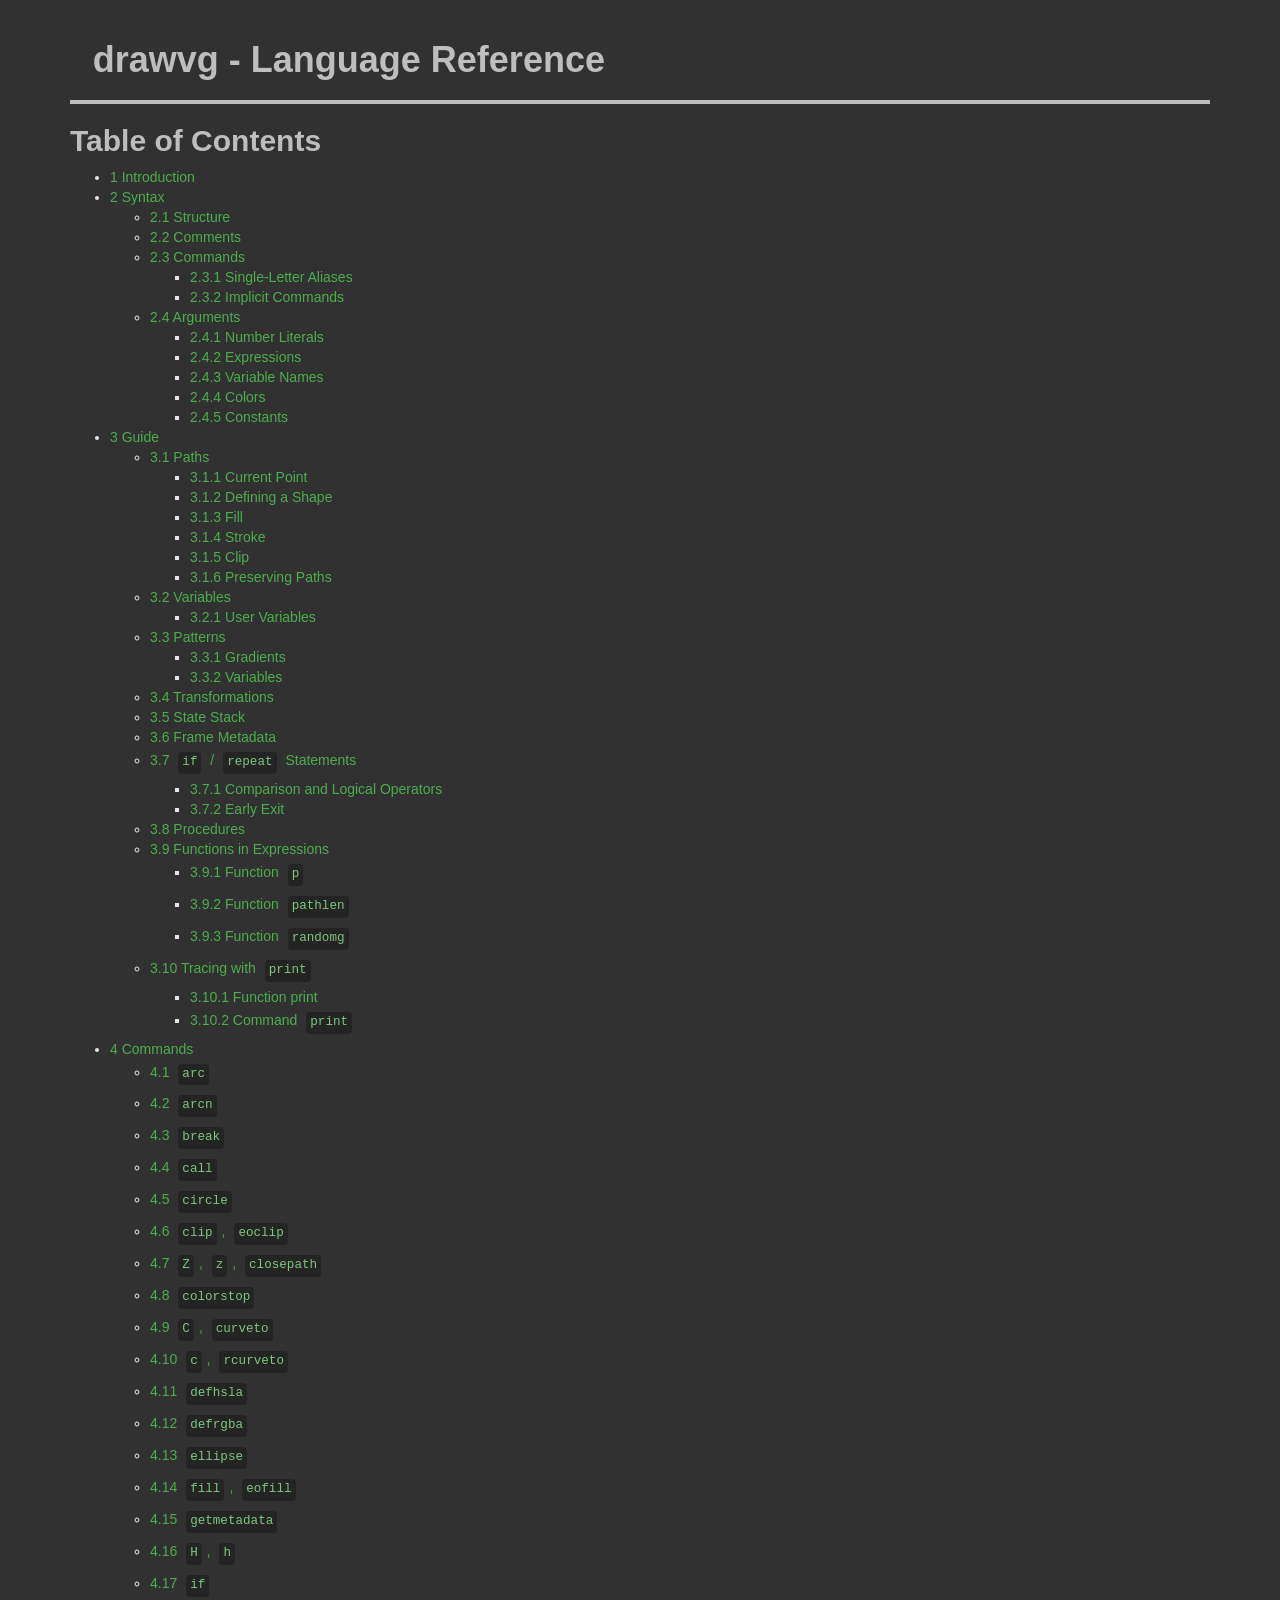
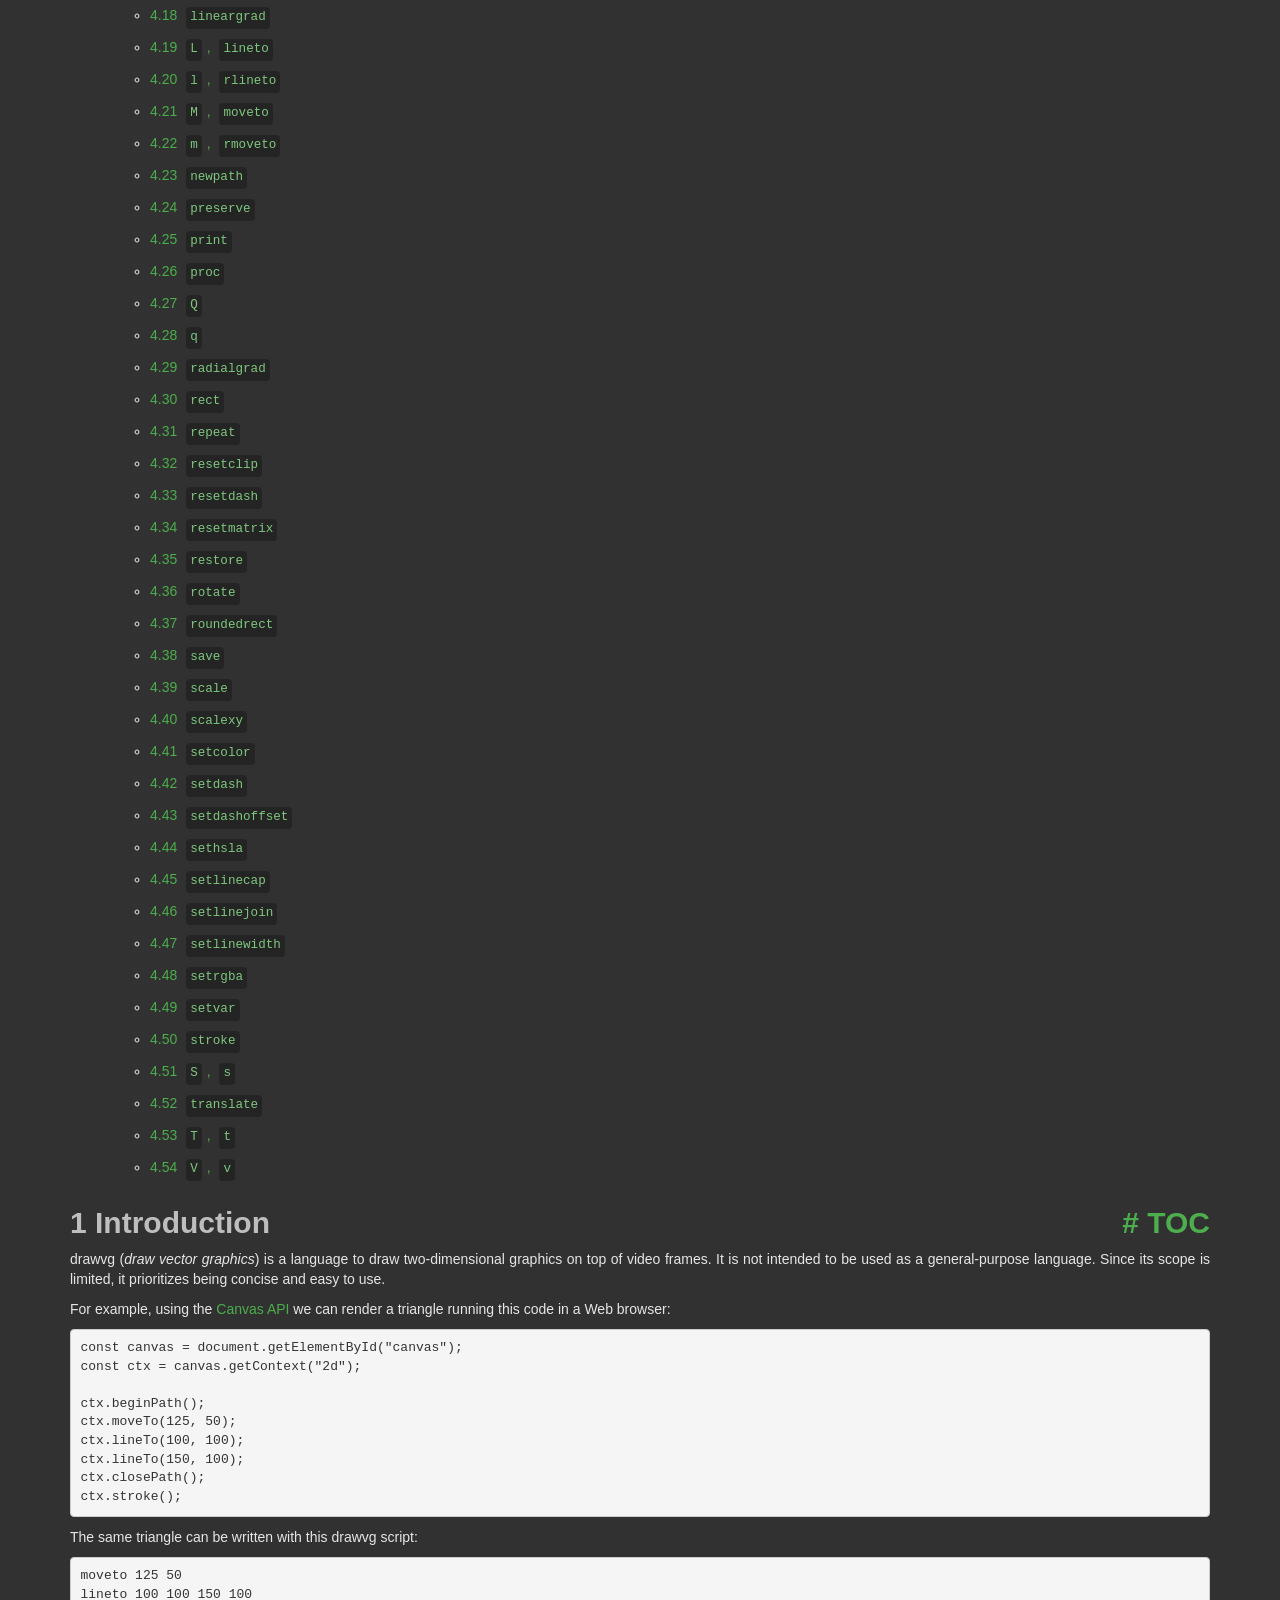
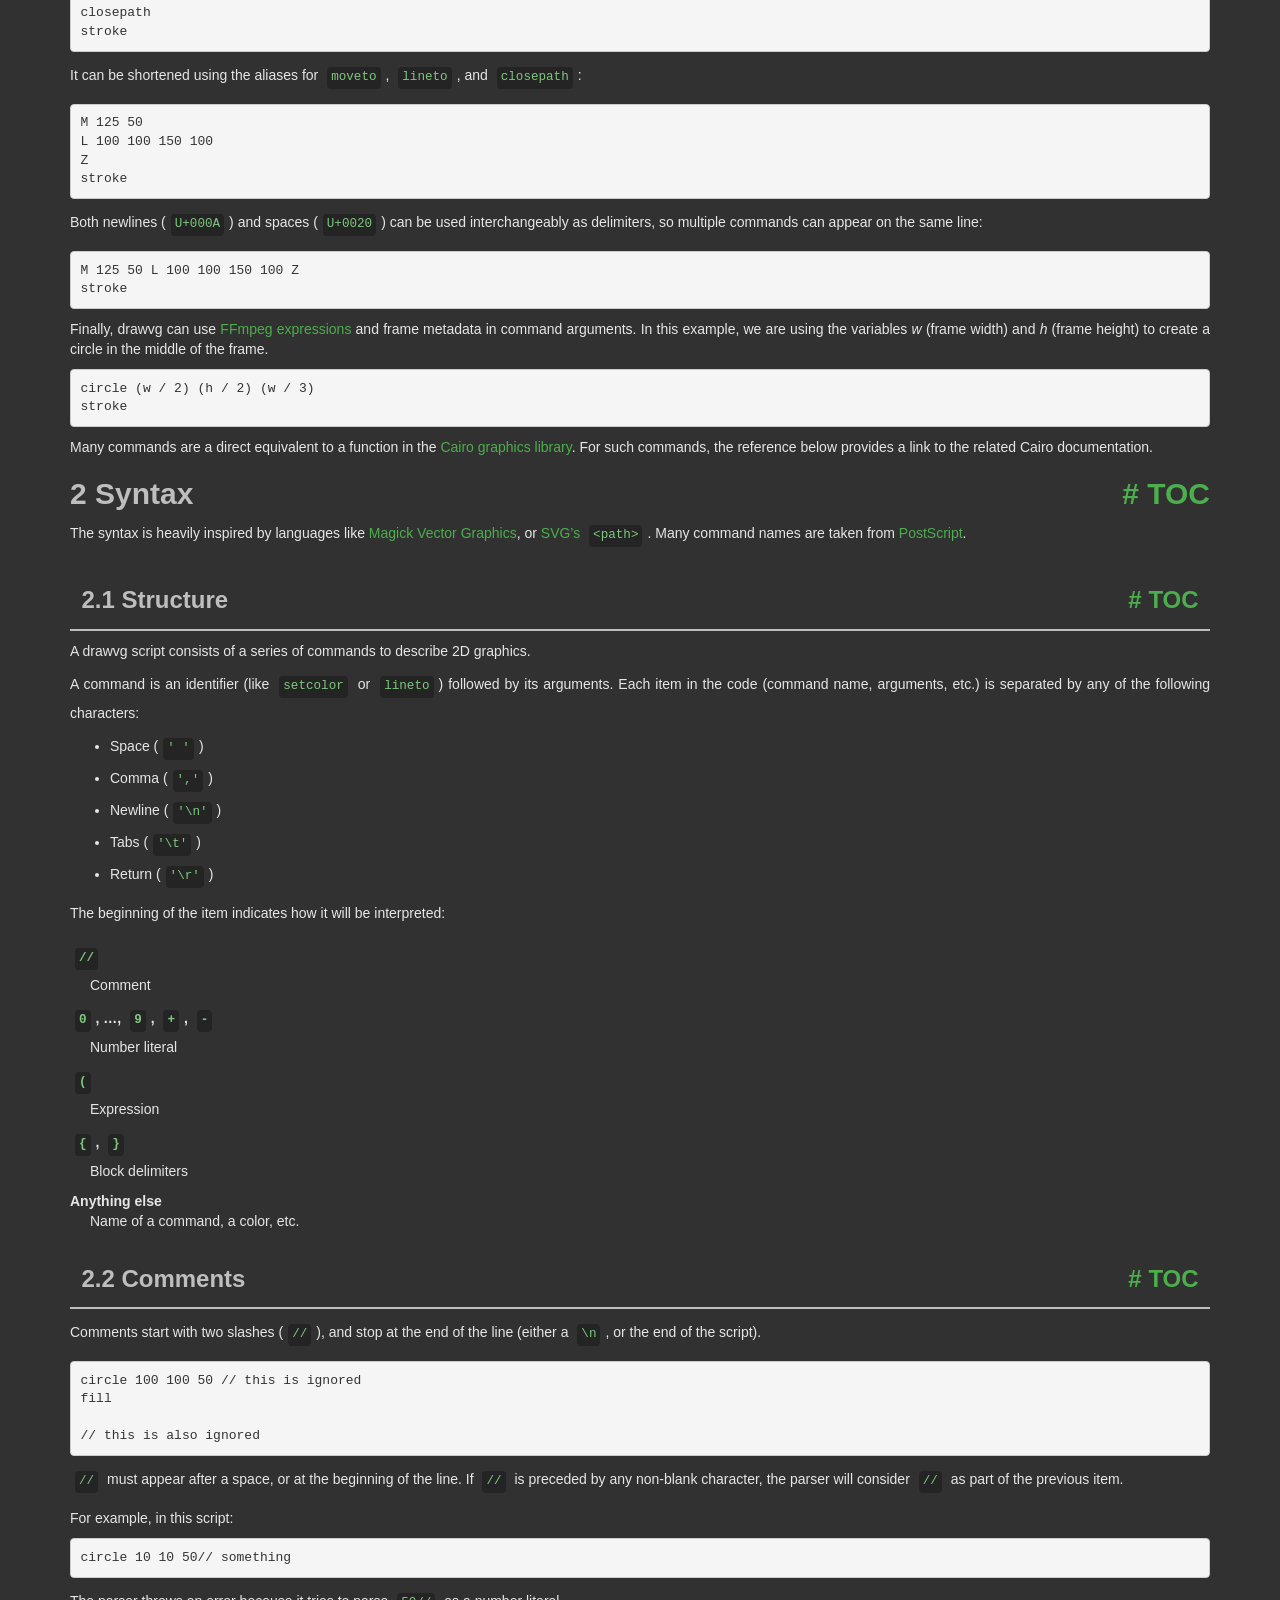
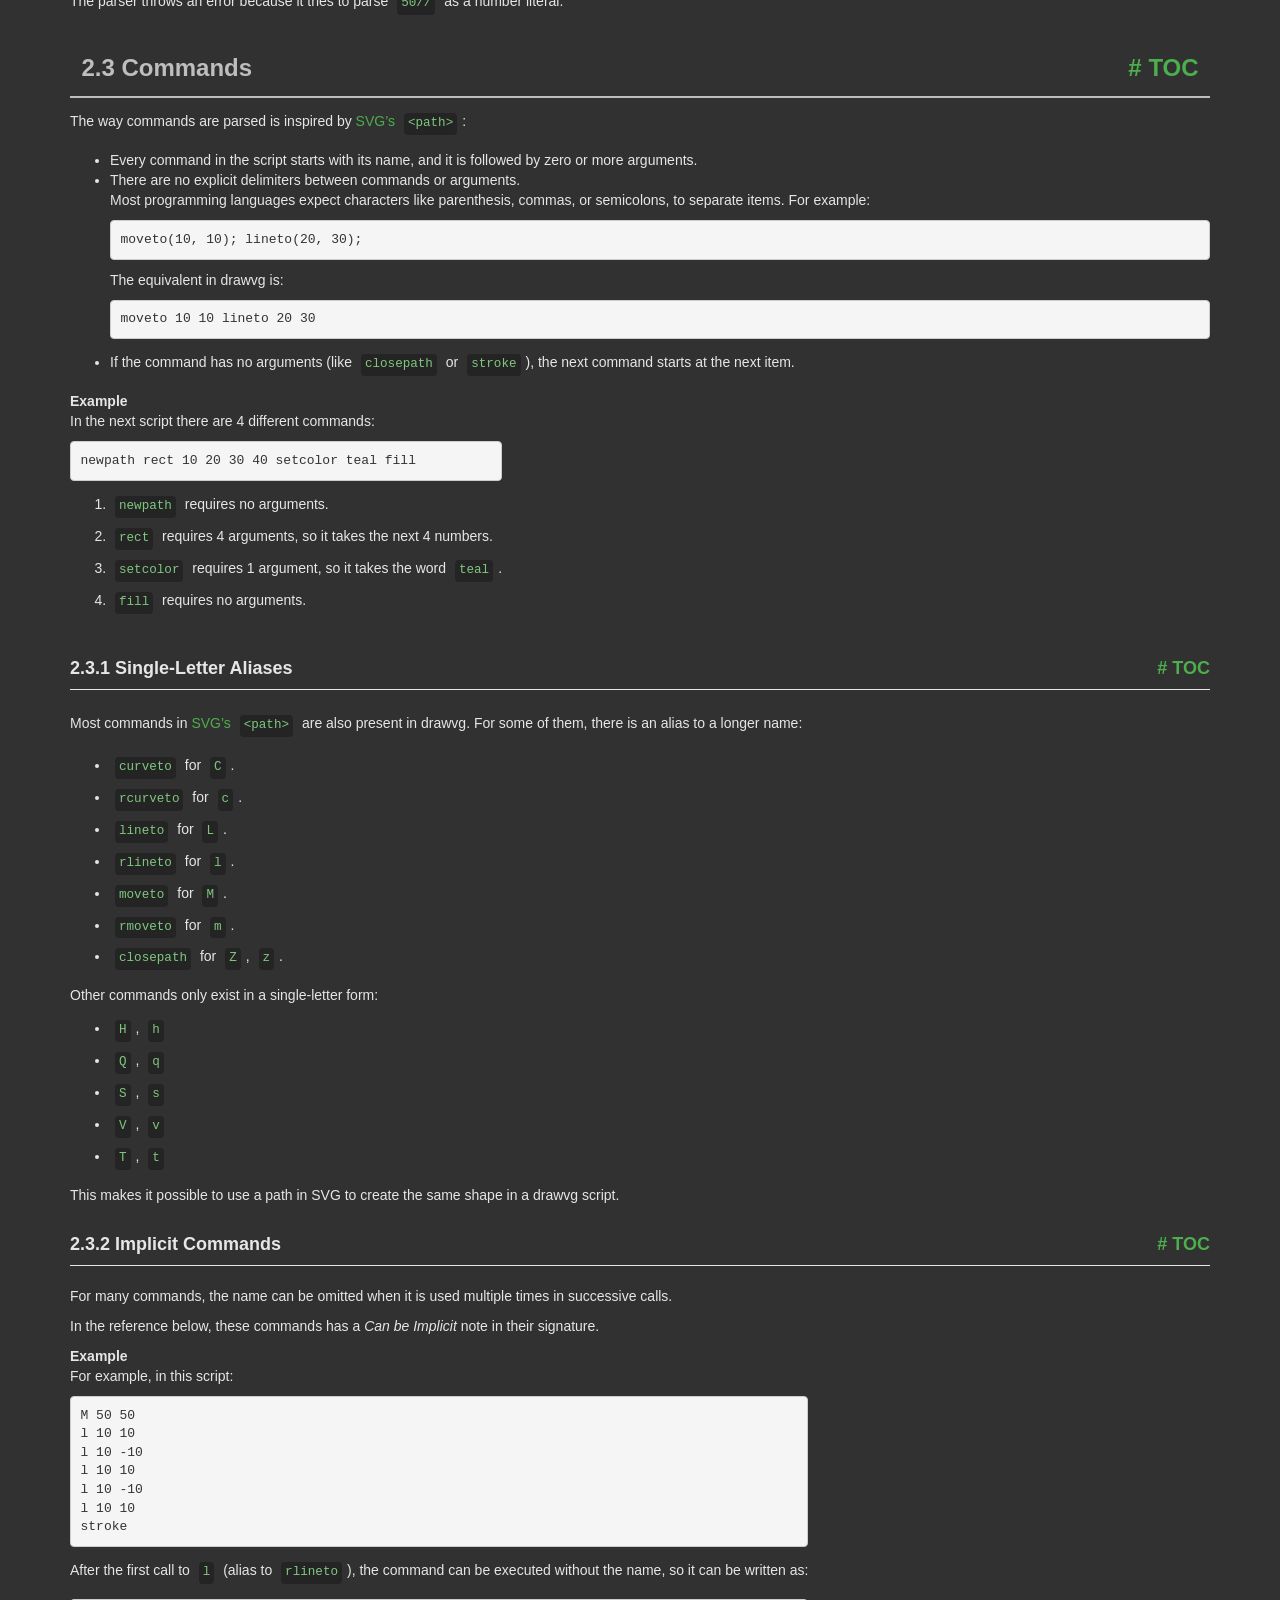
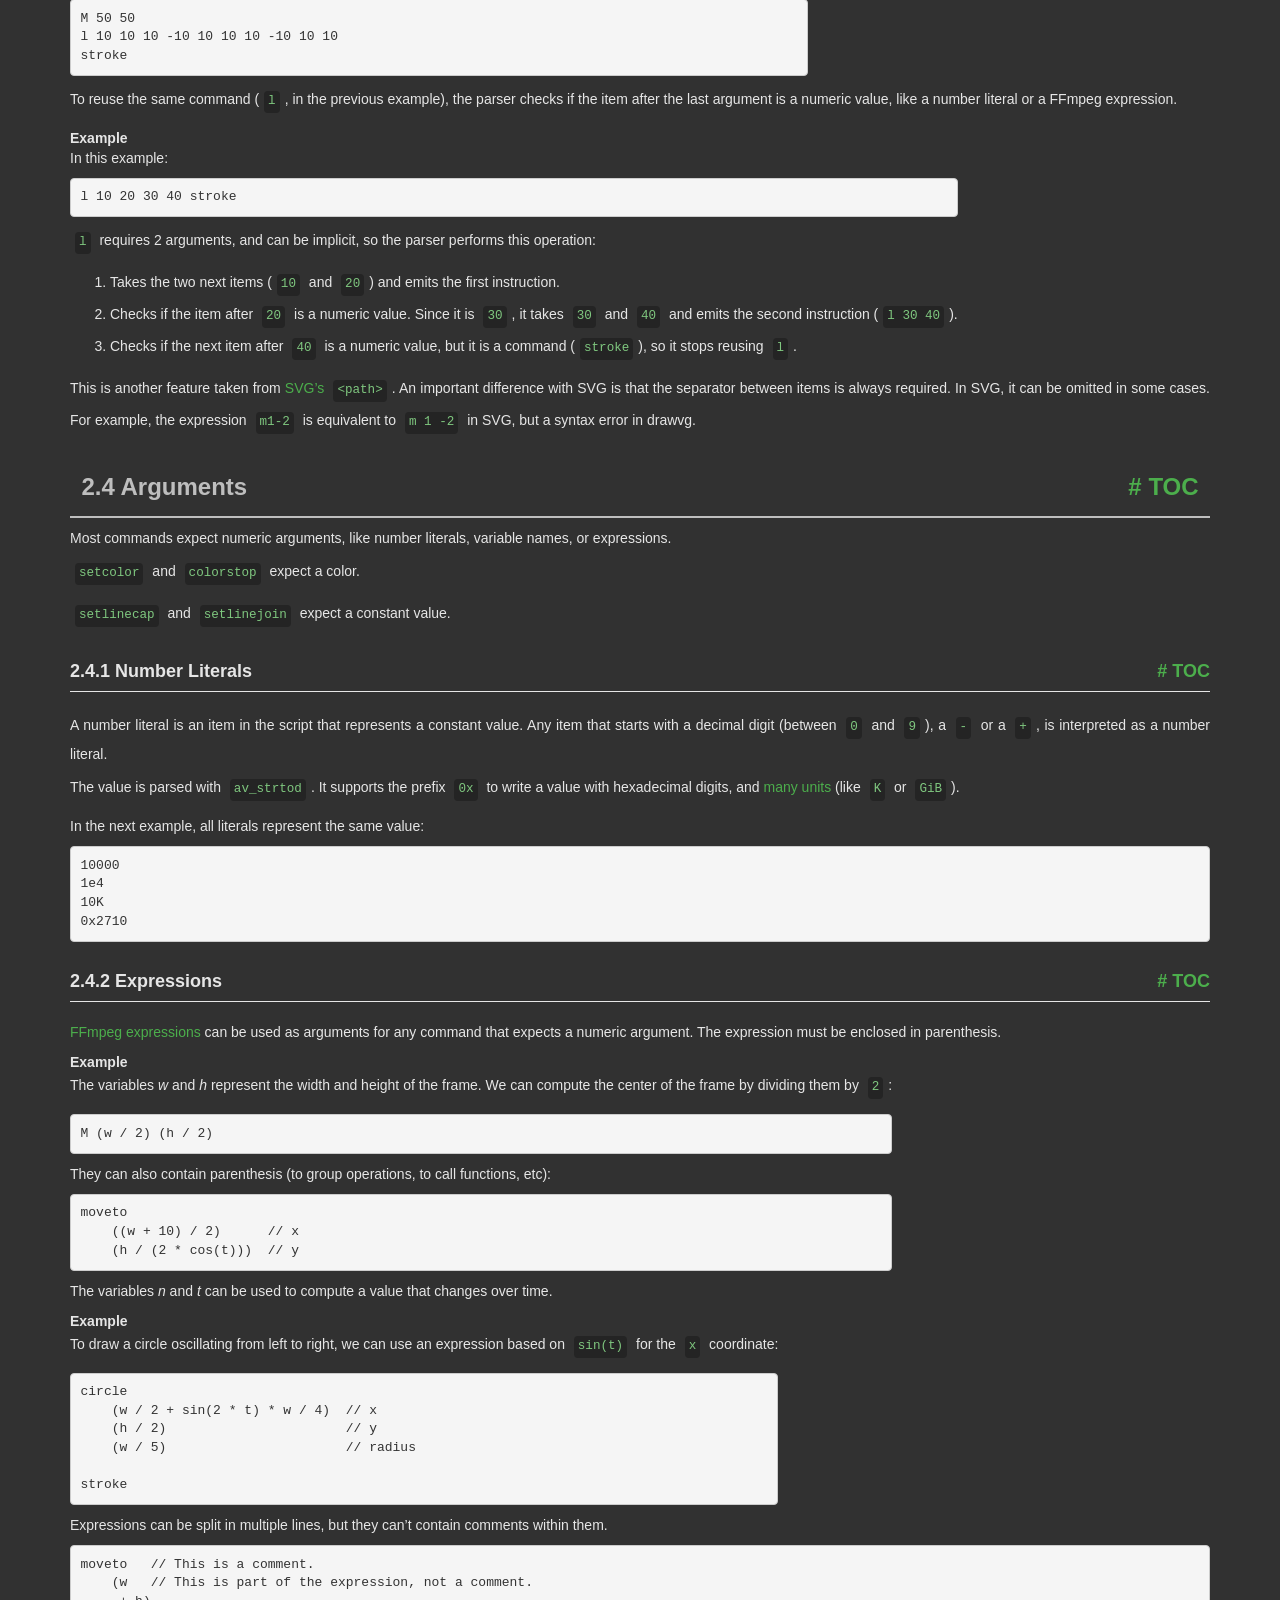
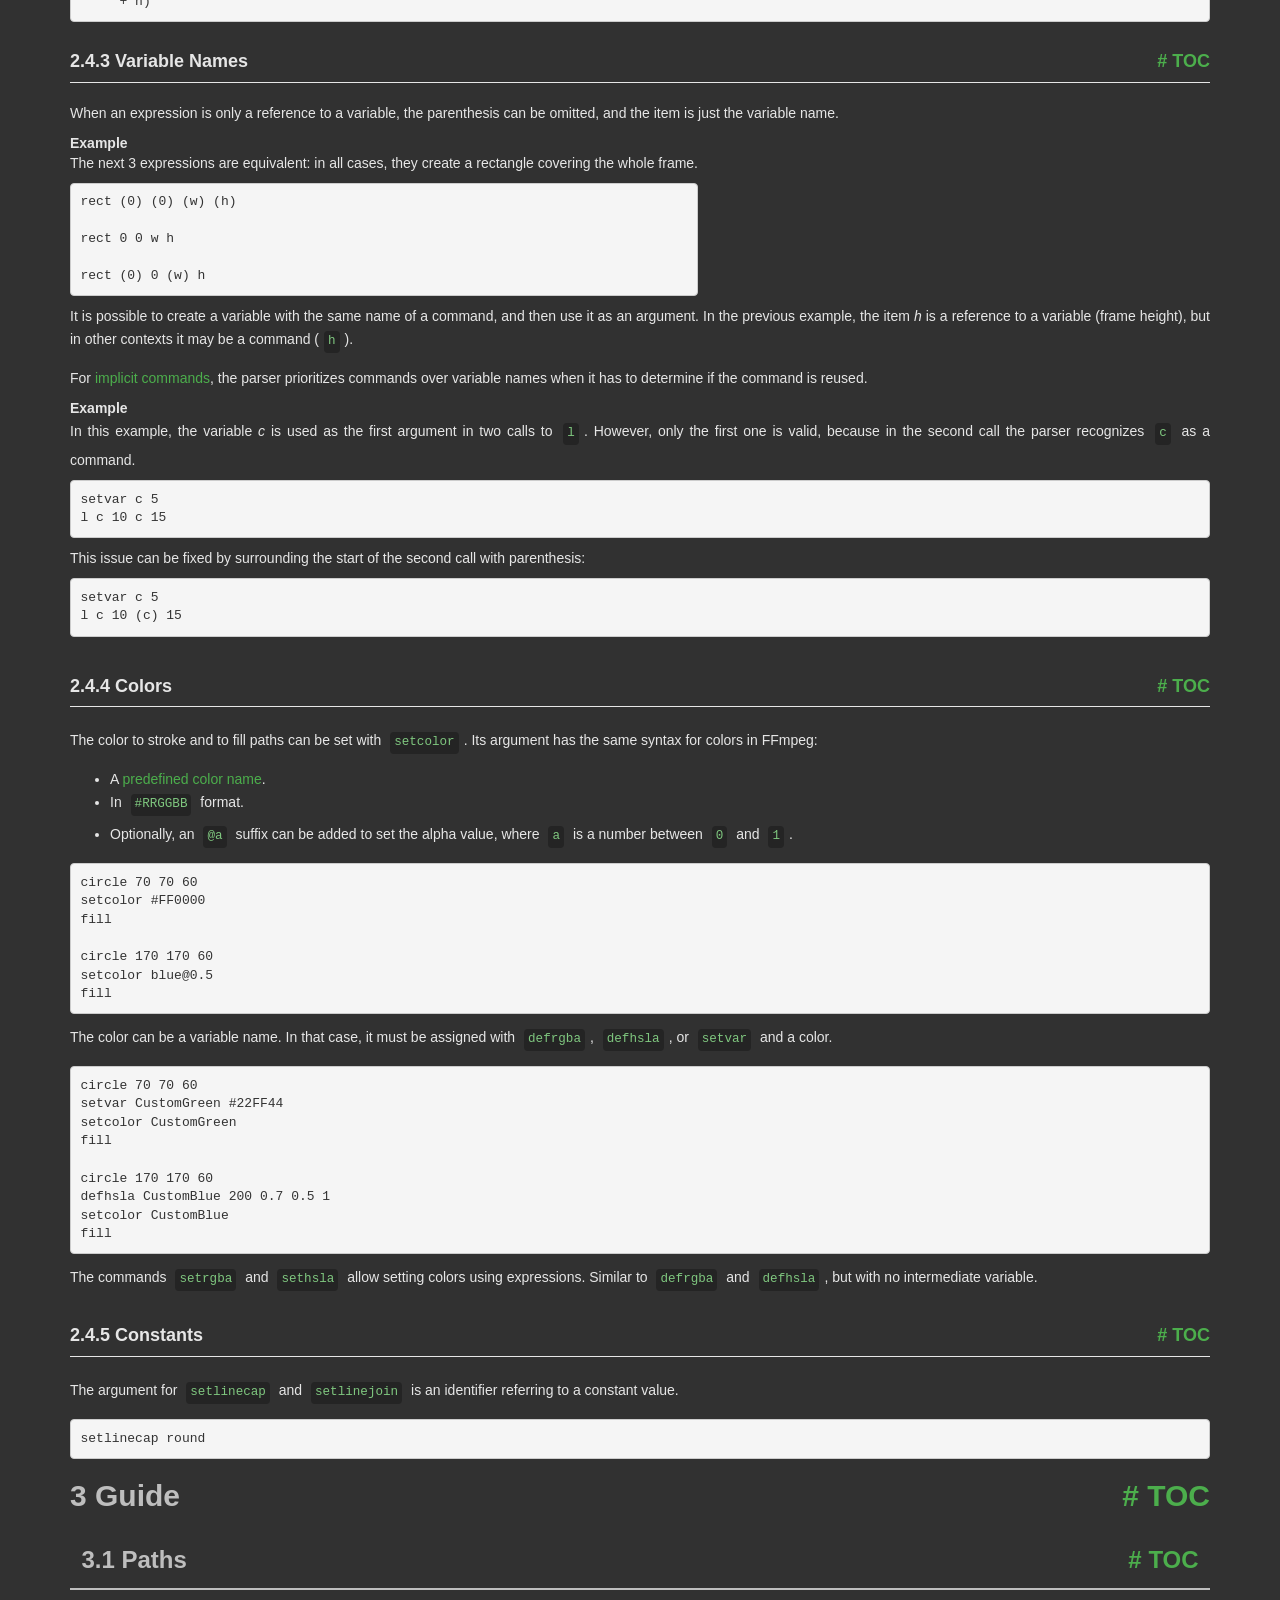
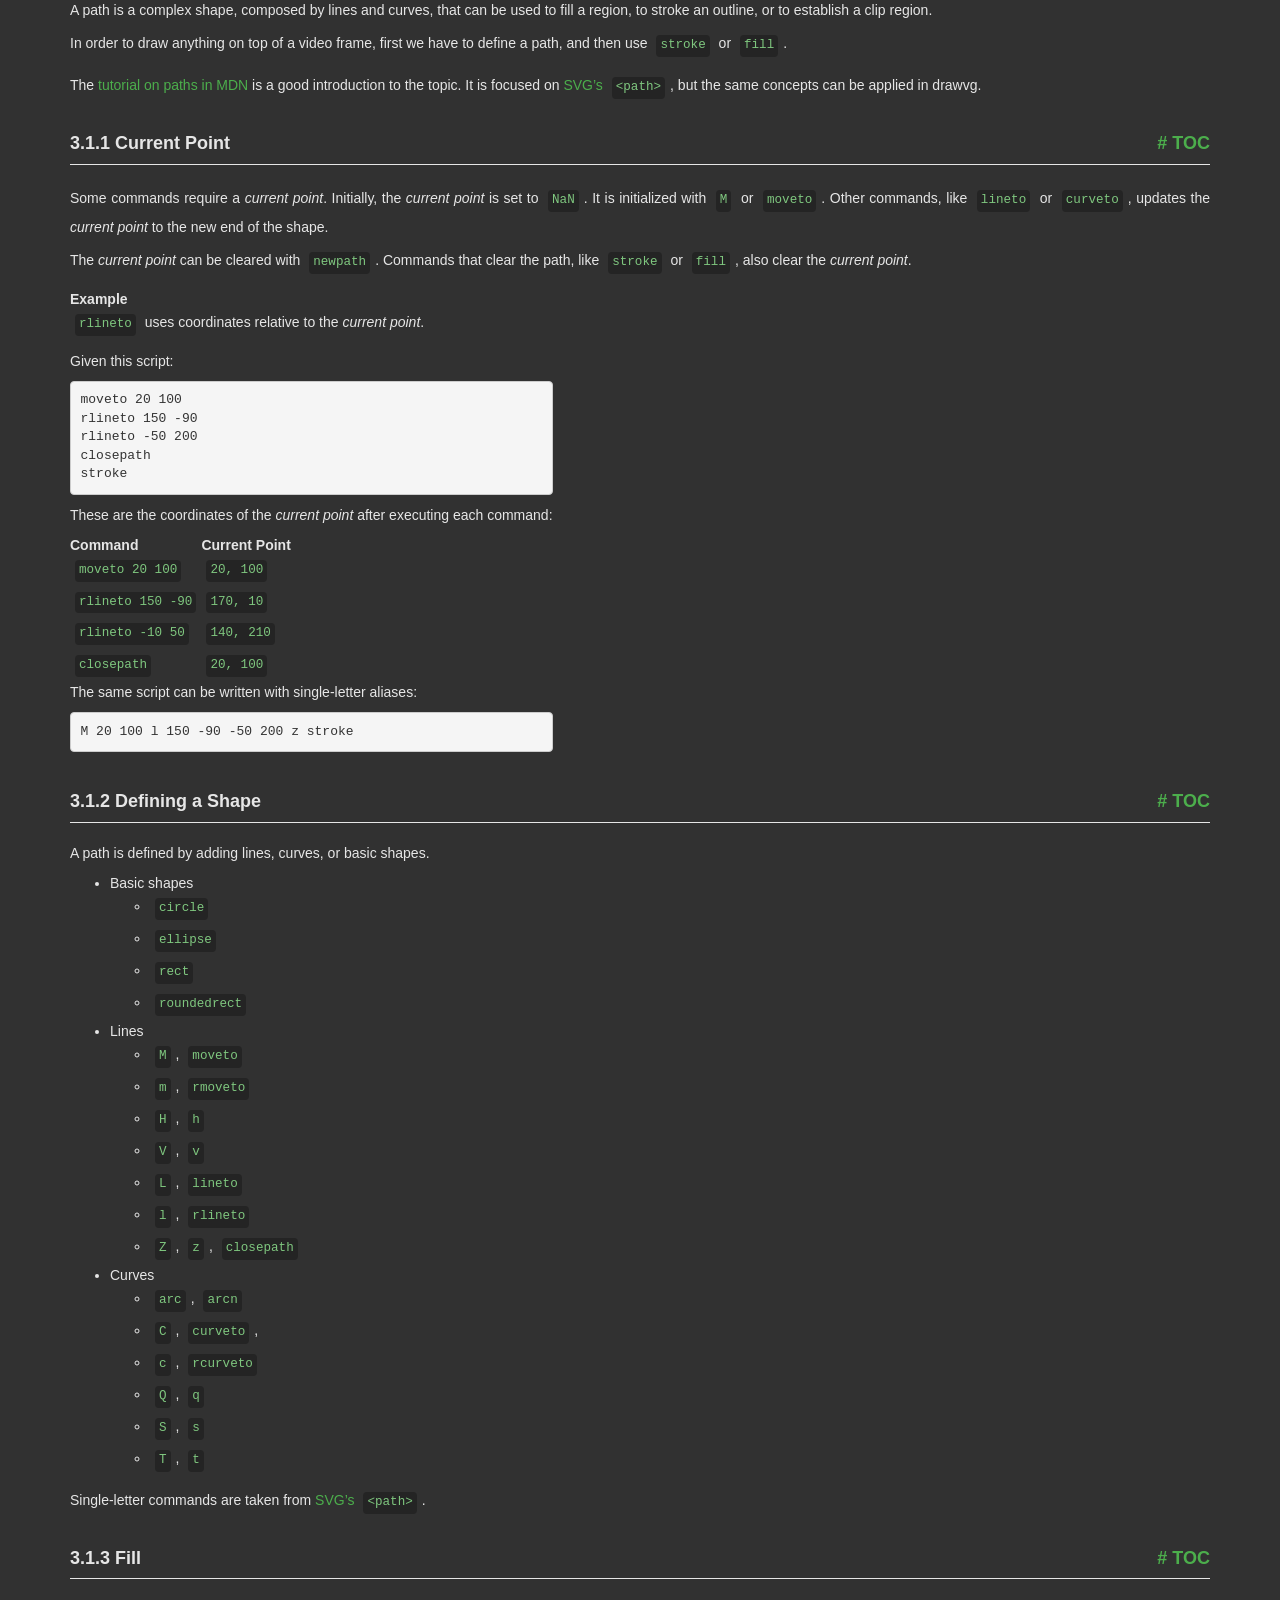
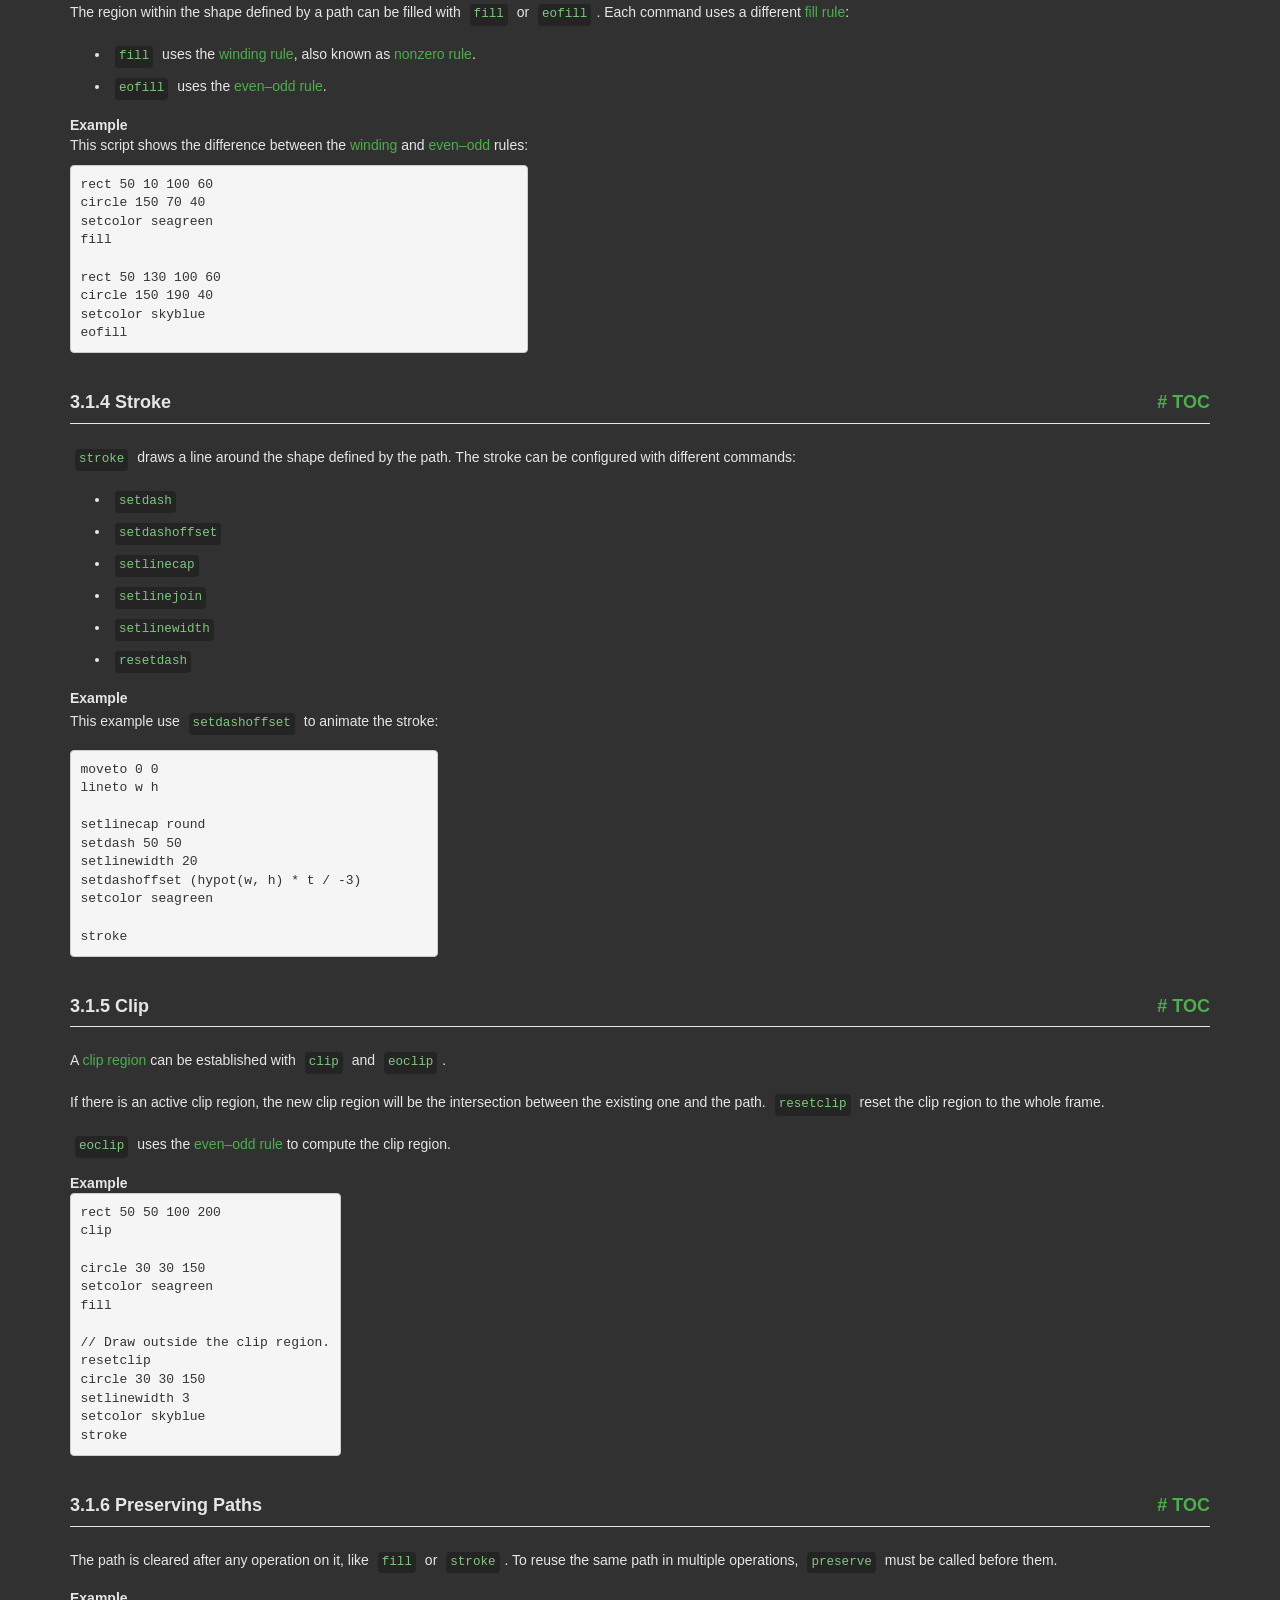
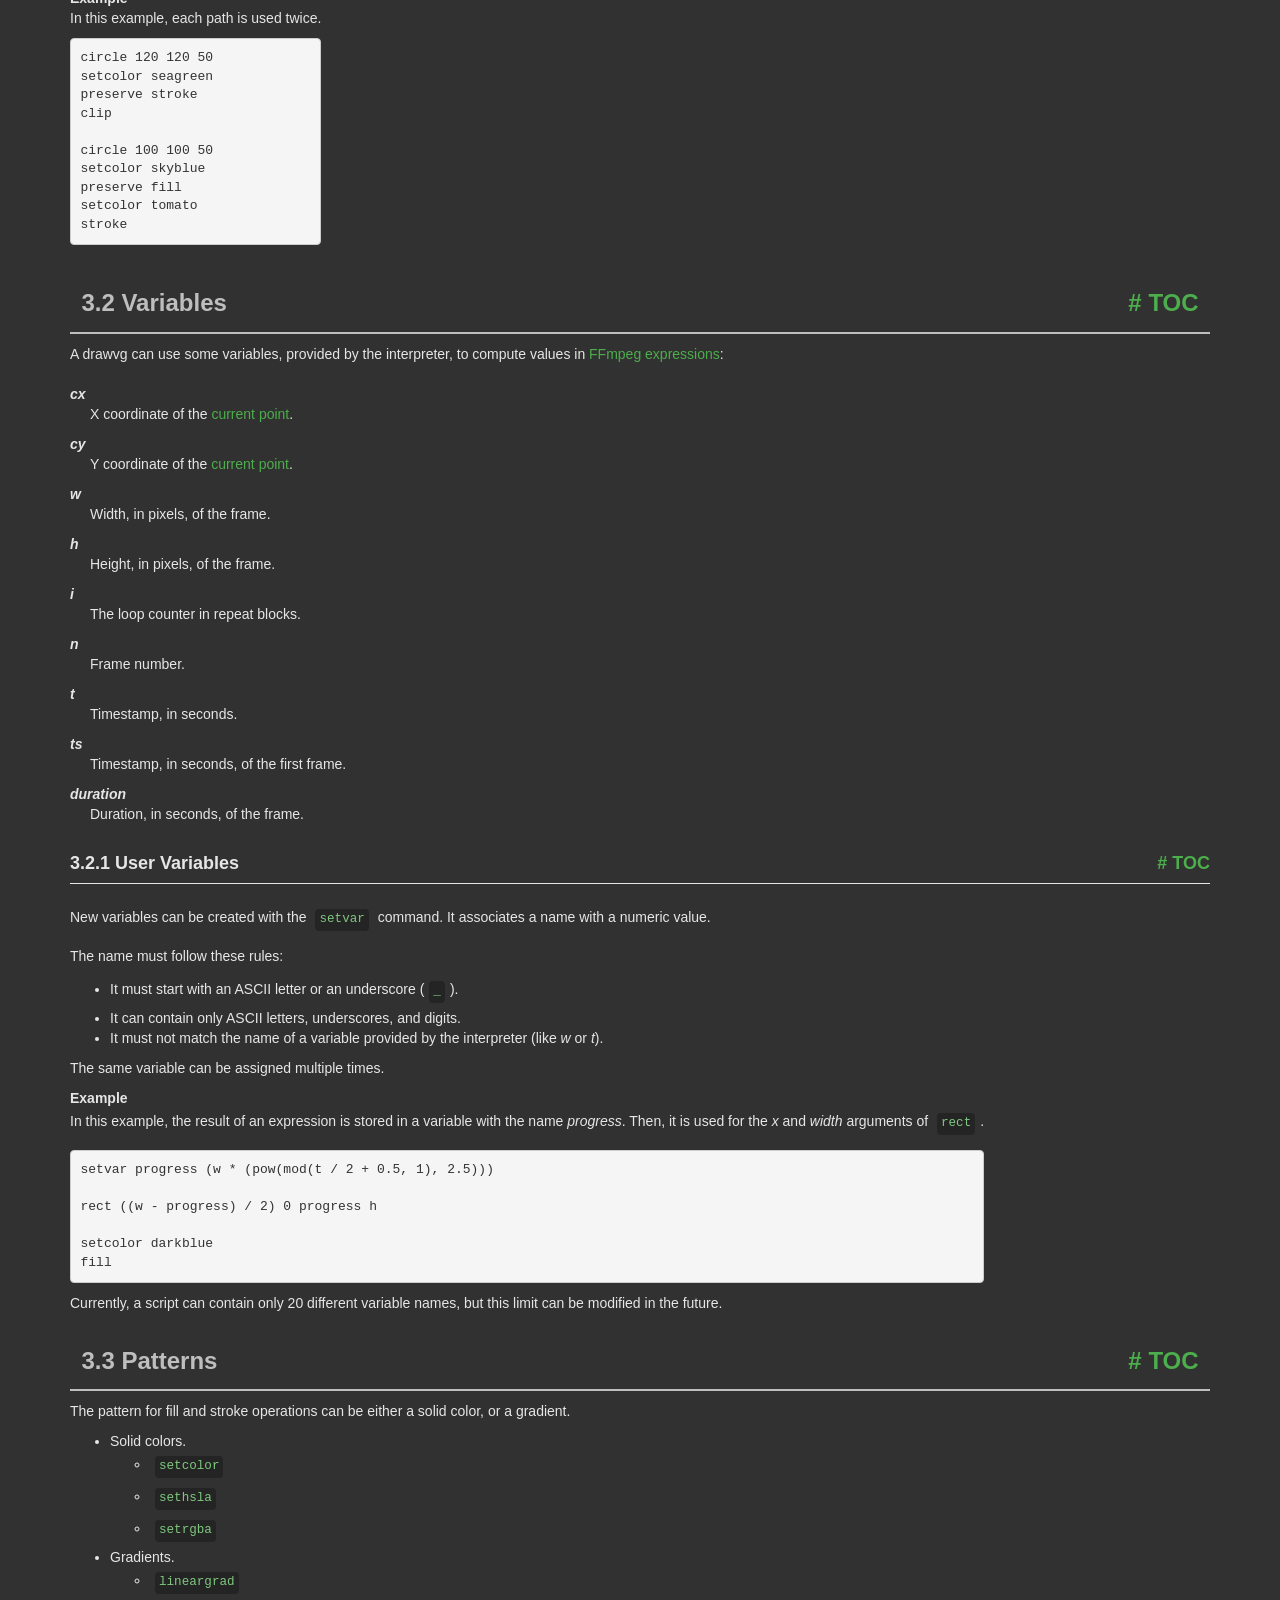
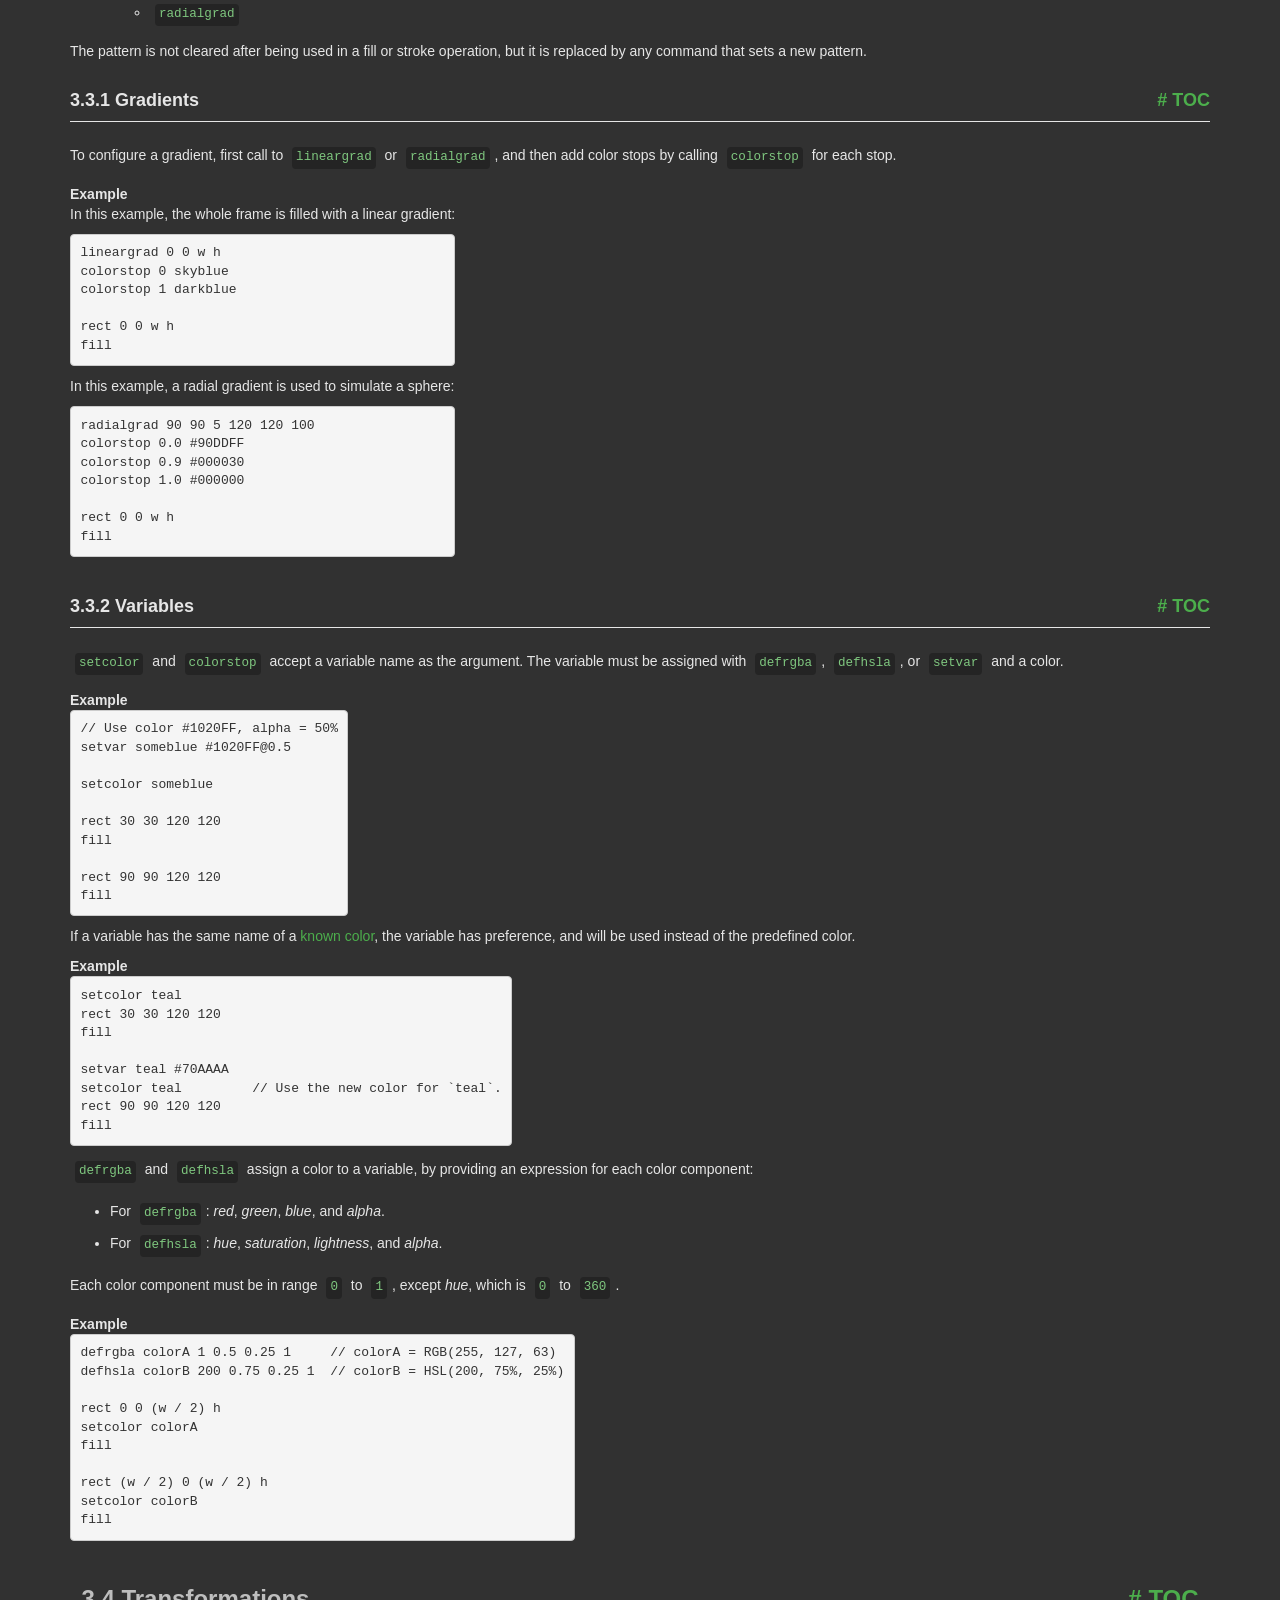
<file: ffmpeg/ffmpeg-8.1.1-essentials_build/doc/drawvg-reference.html>
<!DOCTYPE html PUBLIC "-//W3C//DTD HTML 4.01 Transitional//EN" "http://www.w3.org/TR/html4/loose.dtd">
<html>
<!-- Created by GNU Texinfo 7.2, https://www.gnu.org/software/texinfo/ -->
  <head>
    <meta charset="utf-8">
    <title>
      drawvg - Language Reference
    </title>
    <meta name="viewport" content="width=device-width,initial-scale=1.0">
    <link rel="stylesheet" type="text/css" href="bootstrap.min.css">
    <link rel="stylesheet" type="text/css" href="style.min.css">
  </head>
  <body>
    <div class="container">
      <h1>
      drawvg - Language Reference
      </h1>


<a name="SEC_Top"></a>

<div class="region-contents" id="SEC_Contents">
<h2 class="contents-heading">Table of Contents</h2>

<div class="contents">

<ul class="toc-numbered-mark">
  <li><a id="toc-Introduction" href="#Introduction">1 Introduction</a></li>
  <li><a id="toc-Syntax" href="#Syntax">2 Syntax</a>
  <ul class="toc-numbered-mark">
    <li><a id="toc-Structure" href="#Structure">2.1 Structure</a></li>
    <li><a id="toc-Comments" href="#Comments">2.2 Comments</a></li>
    <li><a id="toc-Commands" href="#Commands">2.3 Commands</a>
    <ul class="toc-numbered-mark">
      <li><a id="toc-Single_002dLetter-Aliases" href="#Single_002dLetter-Aliases">2.3.1 Single-Letter Aliases</a></li>
      <li><a id="toc-Implicit-Commands" href="#Implicit-Commands">2.3.2 Implicit Commands</a></li>
    </ul></li>
    <li><a id="toc-Arguments" href="#Arguments">2.4 Arguments</a>
    <ul class="toc-numbered-mark">
      <li><a id="toc-Number-Literals" href="#Number-Literals">2.4.1 Number Literals</a></li>
      <li><a id="toc-Expressions" href="#Expressions">2.4.2 Expressions</a></li>
      <li><a id="toc-Variable-Names" href="#Variable-Names">2.4.3 Variable Names</a></li>
      <li><a id="toc-Colors" href="#Colors-1">2.4.4 Colors</a></li>
      <li><a id="toc-Constants" href="#Constants">2.4.5 Constants</a></li>
    </ul></li>
  </ul></li>
  <li><a id="toc-Guide" href="#Guide">3 Guide</a>
  <ul class="toc-numbered-mark">
    <li><a id="toc-Paths" href="#Paths">3.1 Paths</a>
    <ul class="toc-numbered-mark">
      <li><a id="toc-Current-Point" href="#Current-Point">3.1.1 Current Point</a></li>
      <li><a id="toc-Defining-a-Shape" href="#Defining-a-Shape">3.1.2 Defining a Shape</a></li>
      <li><a id="toc-Fill" href="#Fill">3.1.3 Fill</a></li>
      <li><a id="toc-Stroke" href="#Stroke">3.1.4 Stroke</a></li>
      <li><a id="toc-Clip" href="#Clip">3.1.5 Clip</a></li>
      <li><a id="toc-Preserving-Paths" href="#Preserving-Paths">3.1.6 Preserving Paths</a></li>
    </ul></li>
    <li><a id="toc-Variables" href="#Variables">3.2 Variables</a>
    <ul class="toc-numbered-mark">
      <li><a id="toc-User-Variables" href="#User-Variables-1">3.2.1 User Variables</a></li>
    </ul></li>
    <li><a id="toc-Patterns" href="#Patterns">3.3 Patterns</a>
    <ul class="toc-numbered-mark">
      <li><a id="toc-Gradients" href="#Gradients">3.3.1 Gradients</a></li>
      <li><a id="toc-Variables-1" href="#Variables-1">3.3.2 Variables</a></li>
    </ul></li>
    <li><a id="toc-Transformations" href="#Transformations">3.4 Transformations</a></li>
    <li><a id="toc-State-Stack" href="#State-Stack-1">3.5 State Stack</a></li>
    <li><a id="toc-Frame-Metadata" href="#Frame-Metadata-1">3.6 Frame Metadata</a></li>
    <li><a id="toc-if-_002f-repeat-Statements" href="#if-_002f-repeat-Statements">3.7 <code class="code">if</code> / <code class="code">repeat</code> Statements</a>
    <ul class="toc-numbered-mark">
      <li><a id="toc-Comparison-and-Logical-Operators" href="#Comparison-and-Logical-Operators">3.7.1 Comparison and Logical Operators</a></li>
      <li><a id="toc-Early-Exit" href="#Early-Exit">3.7.2 Early Exit</a></li>
    </ul></li>
    <li><a id="toc-Procedures" href="#Procedures-1">3.8 Procedures</a></li>
    <li><a id="toc-Functions-in-Expressions" href="#Functions-in-Expressions">3.9 Functions in Expressions</a>
    <ul class="toc-numbered-mark">
      <li><a id="toc-Function-p" href="#Function-p">3.9.1 Function <code class="code">p</code></a></li>
      <li><a id="toc-Function-pathlen" href="#Function-pathlen">3.9.2 Function <code class="code">pathlen</code></a></li>
      <li><a id="toc-Function-randomg" href="#Function-randomg">3.9.3 Function <code class="code">randomg</code></a></li>
    </ul></li>
    <li><a id="toc-Tracing-with-print" href="#Tracing-with-print">3.10 Tracing with <code class="code">print</code></a>
    <ul class="toc-numbered-mark">
      <li><a id="toc-Function-print" href="#Function-print">3.10.1 Function print</a></li>
      <li><a id="toc-Command-print" href="#Command-print-1">3.10.2 Command <code class="code">print</code></a></li>
    </ul></li>
  </ul></li>
  <li><a id="toc-Commands-1" href="#Commands-1">4 Commands</a>
  <ul class="toc-numbered-mark">
    <li><a id="toc-arc" href="#arc">4.1 <code class="code">arc</code></a></li>
    <li><a id="toc-arcn" href="#arcn">4.2 <code class="code">arcn</code></a></li>
    <li><a id="toc-break" href="#break">4.3 <code class="code">break</code></a></li>
    <li><a id="toc-call" href="#call">4.4 <code class="code">call</code></a></li>
    <li><a id="toc-circle" href="#circle">4.5 <code class="code">circle</code></a></li>
    <li><a id="toc-clip_002c-eoclip" href="#clip_002c-eoclip">4.6 <code class="code">clip</code>, <code class="code">eoclip</code></a></li>
    <li><a id="toc-Z_002c-z_002c-closepath" href="#Z_002c-z_002c-closepath">4.7 <code class="code">Z</code>, <code class="code">z</code>, <code class="code">closepath</code></a></li>
    <li><a id="toc-colorstop" href="#colorstop">4.8 <code class="code">colorstop</code></a></li>
    <li><a id="toc-C_002c-curveto" href="#C_002c-curveto">4.9 <code class="code">C</code>, <code class="code">curveto</code></a></li>
    <li><a id="toc-c_002c-rcurveto" href="#c_002c-rcurveto">4.10 <code class="code">c</code>, <code class="code">rcurveto</code></a></li>
    <li><a id="toc-defhsla" href="#defhsla">4.11 <code class="code">defhsla</code></a></li>
    <li><a id="toc-defrgba" href="#defrgba">4.12 <code class="code">defrgba</code></a></li>
    <li><a id="toc-ellipse" href="#ellipse">4.13 <code class="code">ellipse</code></a></li>
    <li><a id="toc-fill_002c-eofill" href="#fill_002c-eofill">4.14 <code class="code">fill</code>, <code class="code">eofill</code></a></li>
    <li><a id="toc-getmetadata" href="#getmetadata">4.15 <code class="code">getmetadata</code></a></li>
    <li><a id="toc-H_002c-h" href="#H_002c-h">4.16 <code class="code">H</code>, <code class="code">h</code></a></li>
    <li><a id="toc-if" href="#if">4.17 <code class="code">if</code></a></li>
    <li><a id="toc-lineargrad" href="#lineargrad">4.18 <code class="code">lineargrad</code></a></li>
    <li><a id="toc-L_002c-lineto" href="#L_002c-lineto">4.19 <code class="code">L</code>, <code class="code">lineto</code></a></li>
    <li><a id="toc-l_002c-rlineto" href="#l_002c-rlineto">4.20 <code class="code">l</code>, <code class="code">rlineto</code></a></li>
    <li><a id="toc-M_002c-moveto" href="#M_002c-moveto">4.21 <code class="code">M</code>, <code class="code">moveto</code></a></li>
    <li><a id="toc-m_002c-rmoveto" href="#m_002c-rmoveto">4.22 <code class="code">m</code>, <code class="code">rmoveto</code></a></li>
    <li><a id="toc-newpath" href="#newpath">4.23 <code class="code">newpath</code></a></li>
    <li><a id="toc-preserve" href="#preserve">4.24 <code class="code">preserve</code></a></li>
    <li><a id="toc-print" href="#print">4.25 <code class="code">print</code></a></li>
    <li><a id="toc-proc" href="#proc">4.26 <code class="code">proc</code></a></li>
    <li><a id="toc-Q" href="#Q">4.27 <code class="code">Q</code></a></li>
    <li><a id="toc-q" href="#q">4.28 <code class="code">q</code></a></li>
    <li><a id="toc-radialgrad" href="#radialgrad">4.29 <code class="code">radialgrad</code></a></li>
    <li><a id="toc-rect" href="#rect">4.30 <code class="code">rect</code></a></li>
    <li><a id="toc-repeat" href="#repeat">4.31 <code class="code">repeat</code></a></li>
    <li><a id="toc-resetclip" href="#resetclip">4.32 <code class="code">resetclip</code></a></li>
    <li><a id="toc-resetdash" href="#resetdash">4.33 <code class="code">resetdash</code></a></li>
    <li><a id="toc-resetmatrix" href="#resetmatrix">4.34 <code class="code">resetmatrix</code></a></li>
    <li><a id="toc-restore" href="#restore">4.35 <code class="code">restore</code></a></li>
    <li><a id="toc-rotate" href="#rotate">4.36 <code class="code">rotate</code></a></li>
    <li><a id="toc-roundedrect" href="#roundedrect">4.37 <code class="code">roundedrect</code></a></li>
    <li><a id="toc-save" href="#save">4.38 <code class="code">save</code></a></li>
    <li><a id="toc-scale" href="#scale">4.39 <code class="code">scale</code></a></li>
    <li><a id="toc-scalexy" href="#scalexy">4.40 <code class="code">scalexy</code></a></li>
    <li><a id="toc-setcolor" href="#setcolor">4.41 <code class="code">setcolor</code></a></li>
    <li><a id="toc-setdash" href="#setdash">4.42 <code class="code">setdash</code></a></li>
    <li><a id="toc-setdashoffset" href="#setdashoffset">4.43 <code class="code">setdashoffset</code></a></li>
    <li><a id="toc-sethsla" href="#sethsla">4.44 <code class="code">sethsla</code></a></li>
    <li><a id="toc-setlinecap" href="#setlinecap">4.45 <code class="code">setlinecap</code></a></li>
    <li><a id="toc-setlinejoin" href="#setlinejoin">4.46 <code class="code">setlinejoin</code></a></li>
    <li><a id="toc-setlinewidth" href="#setlinewidth">4.47 <code class="code">setlinewidth</code></a></li>
    <li><a id="toc-setrgba" href="#setrgba">4.48 <code class="code">setrgba</code></a></li>
    <li><a id="toc-setvar" href="#setvar">4.49 <code class="code">setvar</code></a></li>
    <li><a id="toc-stroke" href="#stroke">4.50 <code class="code">stroke</code></a></li>
    <li><a id="toc-S_002c-s" href="#S_002c-s">4.51 <code class="code">S</code>, <code class="code">s</code></a></li>
    <li><a id="toc-translate" href="#translate">4.52 <code class="code">translate</code></a></li>
    <li><a id="toc-T_002c-t" href="#T_002c-t">4.53 <code class="code">T</code>, <code class="code">t</code></a></li>
    <li><a id="toc-V_002c-v" href="#V_002c-v">4.54 <code class="code">V</code>, <code class="code">v</code></a></li>
  </ul></li>
</ul>
</div>
</div>



<a name="Introduction"></a>
<h2 class="chapter">1 Introduction<span class="pull-right"><a class="anchor hidden-xs" href="#Introduction" aria-hidden="true">#</a> <a class="anchor hidden-xs"href="#toc-Introduction" aria-hidden="true">TOC</a></span></h2>

<p>drawvg (<em class="emph">draw vector graphics</em>) is a language to draw
two-dimensional graphics on top of video frames. It is not intended to
be used as a general-purpose language. Since its scope is limited, it
prioritizes being concise and easy to use.
</p>
<p>For example, using the
<a class="uref" href="https://developer.mozilla.org/en-US/docs/Web/API/Canvas_API">Canvas
API</a> we can render a triangle running this code in a Web browser:
</p>
<div class="example">
<pre class="example-preformatted">const canvas = document.getElementById(&quot;canvas&quot;);
const ctx = canvas.getContext(&quot;2d&quot;);

ctx.beginPath();
ctx.moveTo(125, 50);
ctx.lineTo(100, 100);
ctx.lineTo(150, 100);
ctx.closePath();
ctx.stroke();
</pre></div>

<p>The same triangle can be written with this drawvg script:
</p>
<div class="example">
<pre class="example-preformatted">moveto 125 50
lineto 100 100 150 100
closepath
stroke
</pre></div>

<p>It can be shortened using the aliases for <a class="ref" href="#cmd_005fmoveto"><code class="code">moveto</code></a>, <a class="ref" href="#cmd_005flineto"><code class="code">lineto</code></a>,
and <a class="ref" href="#cmd_005fclosepath"><code class="code">closepath</code></a>:
</p>
<div class="example">
<pre class="example-preformatted">M 125 50
L 100 100 150 100
Z
stroke
</pre></div>

<p>Both newlines (<code class="code">U+000A</code>) and spaces (<code class="code">U+0020</code>) can be used
interchangeably as delimiters, so multiple commands can appear on the
same line:
</p>
<div class="example">
<pre class="example-preformatted">M 125 50 L 100 100 150 100 Z
stroke
</pre></div>


<p>Finally, drawvg can use <a data-manual="ffmpeg-utils" href="./ffmpeg-utils.html#Expression-Evaluation">FFmpeg expressions</a> and frame metadata in command arguments. In
this example, we are using the variables <var class="var">w</var> (frame width) and <var class="var">h</var>
(frame height) to create a circle in the middle of the frame.
</p>
<div class="example">
<pre class="example-preformatted">circle (w / 2) (h / 2) (w / 3)
stroke
</pre></div>

<p>Many commands are a direct equivalent to a function in the
<a class="uref" href="https://www.cairographics.org/">Cairo graphics library</a>. For such
commands, the reference below provides a link to the related Cairo
documentation.
</p>
<a name="Syntax"></a>
<h2 class="chapter">2 Syntax<span class="pull-right"><a class="anchor hidden-xs" href="#Syntax" aria-hidden="true">#</a> <a class="anchor hidden-xs"href="#toc-Syntax" aria-hidden="true">TOC</a></span></h2>


<p>The syntax is heavily inspired by languages like
<a class="uref" href="https://imagemagick.org/script/magick-vector-graphics.php">Magick
Vector Graphics</a>, or <a class="uref" href="https://developer.mozilla.org/en-US/docs/Web/SVG/Reference/Element/path">SVG&rsquo;s <code class="code">&lt;path&gt;</code></a>. Many command names are taken from
<a class="uref" href="https://en.wikipedia.org/wiki/PostScript">PostScript</a>.
</p>
<a name="Structure"></a>
<h3 class="section">2.1 Structure<span class="pull-right"><a class="anchor hidden-xs" href="#Structure" aria-hidden="true">#</a> <a class="anchor hidden-xs"href="#toc-Structure" aria-hidden="true">TOC</a></span></h3>

<p>A drawvg script consists of a series of commands to describe 2D
graphics.
</p>
<p>A command is an identifier (like <a class="ref" href="#cmd_005fsetcolor"><code class="code">setcolor</code></a> or <a class="ref" href="#cmd_005flineto"><code class="code">lineto</code></a>)
followed by its arguments. Each item in the code (command name,
arguments, etc.) is separated by any of the following characters:
</p>
<ul class="itemize mark-bullet">
<li>Space (<code class="code">' '</code>)
</li><li>Comma (<code class="code">','</code>)
</li><li>Newline (<code class="code">'\n'</code>)
</li><li>Tabs (<code class="code">'\t'</code>)
</li><li>Return (<code class="code">'\r'</code>)
</li></ul>

<p>The beginning of the item indicates how it will be interpreted:
</p>
<dl class="table">
<dt><span class="r"><code class="code">//</code></span></dt>
<dd><p>Comment
</p></dd>
<dt><span class="r"><code class="code">0</code>, &hellip;, <code class="code">9</code>, <code class="code">+</code>, <code class="code">-</code></span></dt>
<dd><p>Number literal
</p></dd>
<dt><span class="r"><code class="code">(</code></span></dt>
<dd><p>Expression
</p></dd>
<dt><span class="r"><code class="code">{</code>, <code class="code">}</code></span></dt>
<dd><p>Block delimiters
</p></dd>
<dt><span class="r">Anything else</span></dt>
<dd><p>Name of a command, a color, etc.
</p></dd>
</dl>

<a name="Comments"></a>
<h3 class="section">2.2 Comments<span class="pull-right"><a class="anchor hidden-xs" href="#Comments" aria-hidden="true">#</a> <a class="anchor hidden-xs"href="#toc-Comments" aria-hidden="true">TOC</a></span></h3>

<p>Comments start with two slashes (<code class="code">//</code>), and stop at the end of the
line (either a <code class="code">\n</code>, or the end of the script).
</p>
<div class="example">
<pre class="example-preformatted">circle 100 100 50 // this is ignored
fill

// this is also ignored
</pre></div>

<p><code class="code">//</code> must appear after a space, or at the beginning of the line. If
<code class="code">//</code> is preceded by any non-blank character, the parser will
consider <code class="code">//</code> as part of the previous item.
</p>
<p>For example, in this script:
</p>
<div class="example">
<pre class="example-preformatted">circle 10 10 50// something
</pre></div>

<p>The parser throws an error because it tries to parse <code class="code">50//</code> as a
number literal.
</p>
<a name="Commands"></a>
<h3 class="section">2.3 Commands<span class="pull-right"><a class="anchor hidden-xs" href="#Commands" aria-hidden="true">#</a> <a class="anchor hidden-xs"href="#toc-Commands" aria-hidden="true">TOC</a></span></h3>

<p>The way commands are parsed is inspired by <a class="uref" href="https://developer.mozilla.org/en-US/docs/Web/SVG/Reference/Element/path">SVG&rsquo;s <code class="code">&lt;path&gt;</code></a>:
</p>
<ul class="itemize mark-bullet">
<li>Every command in the script starts with its name, and it is followed by
zero or more arguments.

</li><li>There are no explicit delimiters between commands or arguments.

<p>Most programming languages expect characters like parenthesis, commas,
or semicolons, to separate items. For example:
</p>
<div class="example">
<pre class="example-preformatted">moveto(10, 10); lineto(20, 30);
</pre></div>

<p>The equivalent in drawvg is:
</p>
<div class="example">
<pre class="example-preformatted">moveto 10 10 lineto 20 30
</pre></div>

</li><li>If the command has no arguments (like <a class="ref" href="#cmd_005fclosepath"><code class="code">closepath</code></a> or
<a class="ref" href="#cmd_005fstroke"><code class="code">stroke</code></a>), the next command starts at the next item.

</li></ul>

<table class="cartouche"><tr><th>
Example</th></tr><tr><td>
<p>In the next script there are 4 different commands:
</p>
<div class="example">
<pre class="example-preformatted">newpath rect 10 20 30 40 setcolor teal fill
</pre></div>

<ol class="enumerate">
<li> <a class="ref" href="#cmd_005fnewpath"><code class="code">newpath</code></a> requires no arguments.

</li><li> <a class="ref" href="#cmd_005frect"><code class="code">rect</code></a> requires 4 arguments, so it takes the next 4 numbers.

</li><li> <a class="ref" href="#cmd_005fsetcolor"><code class="code">setcolor</code></a> requires 1 argument, so it takes the word <code class="code">teal</code>.

</li><li> <a class="ref" href="#cmd_005ffill"><code class="code">fill</code></a> requires no arguments.
</li></ol>

</td></tr></table>

<a name="Single_002dLetter-Aliases"></a>
<h4 class="subsection">2.3.1 Single-Letter Aliases<span class="pull-right"><a class="anchor hidden-xs" href="#Single_002dLetter-Aliases" aria-hidden="true">#</a> <a class="anchor hidden-xs"href="#toc-Single_002dLetter-Aliases" aria-hidden="true">TOC</a></span></h4>

<p>Most commands in <a class="uref" href="https://developer.mozilla.org/en-US/docs/Web/SVG/Reference/Element/path">SVG&rsquo;s <code class="code">&lt;path&gt;</code></a> are also present in drawvg. For some of them,
there is an alias to a longer name:
</p>
<ul class="itemize mark-bullet">
<li><a class="ref" href="#cmd_005fcurveto"><code class="code">curveto</code></a> for <a class="ref" href="#cmd_005fC"><code class="code">C</code></a>.
</li><li><a class="ref" href="#cmd_005frcurveto"><code class="code">rcurveto</code></a> for <a class="ref" href="#cmd_005fc"><code class="code">c</code></a>.
</li><li><a class="ref" href="#cmd_005flineto"><code class="code">lineto</code></a> for <a class="ref" href="#cmd_005fL"><code class="code">L</code></a>.
</li><li><a class="ref" href="#cmd_005frlineto"><code class="code">rlineto</code></a> for <a class="ref" href="#cmd_005fl"><code class="code">l</code></a>.
</li><li><a class="ref" href="#cmd_005fmoveto"><code class="code">moveto</code></a> for <a class="ref" href="#cmd_005fM"><code class="code">M</code></a>.
</li><li><a class="ref" href="#cmd_005frmoveto"><code class="code">rmoveto</code></a> for <a class="ref" href="#cmd_005fm"><code class="code">m</code></a>.
</li><li><a class="ref" href="#cmd_005fclosepath"><code class="code">closepath</code></a> for <a class="ref" href="#cmd_005fZ"><code class="code">Z</code></a>, <a class="ref" href="#cmd_005fz"><code class="code">z</code></a>.
</li></ul>

<p>Other commands only exist in a single-letter form:
</p>
<ul class="itemize mark-bullet">
<li><a class="ref" href="#cmd_005fH"><code class="code">H</code></a>, <a class="ref" href="#cmd_005fh"><code class="code">h</code></a>
</li><li><a class="ref" href="#cmd_005fQ"><code class="code">Q</code></a>, <a class="ref" href="#cmd_005fq"><code class="code">q</code></a>
</li><li><a class="ref" href="#cmd_005fS"><code class="code">S</code></a>, <a class="ref" href="#cmd_005fs"><code class="code">s</code></a>
</li><li><a class="ref" href="#cmd_005fV"><code class="code">V</code></a>, <a class="ref" href="#cmd_005fv"><code class="code">v</code></a>
</li><li><a class="ref" href="#cmd_005fT"><code class="code">T</code></a>, <a class="ref" href="#cmd_005ft"><code class="code">t</code></a>
</li></ul>

<p>This makes it possible to use a path in SVG to create the same shape in
a drawvg script.
</p>
<a class="anchor" id="implicit-commands"></a><a name="Implicit-Commands"></a>
<h4 class="subsection">2.3.2 Implicit Commands<span class="pull-right"><a class="anchor hidden-xs" href="#Implicit-Commands" aria-hidden="true">#</a> <a class="anchor hidden-xs"href="#toc-Implicit-Commands" aria-hidden="true">TOC</a></span></h4>

<p>For many commands, the name can be omitted when it is used multiple
times in successive calls.
</p>
<p>In the reference below, these commands has a <em class="emph">Can be Implicit</em> note
in their signature.
</p>
<table class="cartouche"><tr><th>
Example</th></tr><tr><td>
<p>For example, in this script:
</p>
<div class="example">
<pre class="example-preformatted">M 50 50
l 10 10
l 10 -10
l 10 10
l 10 -10
l 10 10
stroke
</pre></div>

<p>After the first call to <a class="ref" href="#cmd_005fl"><code class="code">l</code></a> (alias to <a class="ref" href="#cmd_005frlineto"><code class="code">rlineto</code></a>), the command
can be executed without the name, so it can be written as:
</p>
<div class="example">
<pre class="example-preformatted">M 50 50
l 10 10 10 -10 10 10 10 -10 10 10
stroke
</pre></div>

</td></tr></table>

<p>To reuse the same command (<a class="ref" href="#cmd_005fl"><code class="code">l</code></a>, in the previous example), the
parser checks if the item after the last argument is a numeric value,
like a number literal or a FFmpeg expression.
</p>
<table class="cartouche"><tr><th>
Example</th></tr><tr><td>
<p>In this example:
</p>
<div class="example">
<pre class="example-preformatted">l 10 20 30 40 stroke
</pre></div>

<p><a class="ref" href="#cmd_005fl"><code class="code">l</code></a> requires 2 arguments, and can be implicit, so the parser
performs this operation:
</p>
<ol class="enumerate">
<li> Takes the two next items (<code class="code">10</code> and <code class="code">20</code>) and emits the first
instruction.

</li><li> Checks if the item after <code class="code">20</code> is a numeric value. Since it is
<code class="code">30</code>, it takes <code class="code">30</code> and <code class="code">40</code> and emits the second
instruction (<code class="code">l 30 40</code>).

</li><li> Checks if the next item after <code class="code">40</code> is a numeric value, but it is a
command (<a class="ref" href="#cmd_005fstroke"><code class="code">stroke</code></a>), so it stops reusing <a class="ref" href="#cmd_005fl"><code class="code">l</code></a>.

</li></ol>

</td></tr></table>

<p>This is another feature taken from <a class="uref" href="https://developer.mozilla.org/en-US/docs/Web/SVG/Reference/Element/path">SVG&rsquo;s <code class="code">&lt;path&gt;</code></a>. An important difference with
SVG is that the separator between items is always required. In SVG, it can be
omitted in some cases. For example, the expression <code class="code">m1-2</code> is equivalent to
<code class="code">m 1 -2</code> in SVG, but a syntax error in drawvg.
</p>
<a name="Arguments"></a>
<h3 class="section">2.4 Arguments<span class="pull-right"><a class="anchor hidden-xs" href="#Arguments" aria-hidden="true">#</a> <a class="anchor hidden-xs"href="#toc-Arguments" aria-hidden="true">TOC</a></span></h3>

<p>Most commands expect numeric arguments, like number literals, variable
names, or expressions.
</p>
<p><a class="ref" href="#cmd_005fsetcolor"><code class="code">setcolor</code></a> and <a class="ref" href="#cmd_005fcolorstop"><code class="code">colorstop</code></a> expect a color.
</p>
<p><a class="ref" href="#cmd_005fsetlinecap"><code class="code">setlinecap</code></a> and <a class="ref" href="#cmd_005fsetlinejoin"><code class="code">setlinejoin</code></a> expect a constant value.
</p>
<a name="Number-Literals"></a>
<h4 class="subsection">2.4.1 Number Literals<span class="pull-right"><a class="anchor hidden-xs" href="#Number-Literals" aria-hidden="true">#</a> <a class="anchor hidden-xs"href="#toc-Number-Literals" aria-hidden="true">TOC</a></span></h4>

<p>A number literal is an item in the script that represents a constant
value. Any item that starts with a decimal digit (between <code class="code">0</code> and
<code class="code">9</code>), a <code class="code">-</code> or a <code class="code">+</code>, is interpreted as a number literal.
</p>
<p>The value is parsed with
<a class="uref" href="https://ffmpeg.org/doxygen/trunk/eval_8c.html#a7d21905c92ee5af0bb529d2daf8cb7c3"><code class="code">av_strtod</code></a>.
It supports the prefix <code class="code">0x</code> to write a value with hexadecimal
digits, and
<a class="uref" href="https://ffmpeg.org/ffmpeg-utils.html#:~:text=The%20evaluator%20also%20recognizes%20the%20International%20System%20unit%20prefixes">many
units</a> (like <code class="code">K</code> or <code class="code">GiB</code>).
</p>
<p>In the next example, all literals represent the same value:
</p>
<div class="example">
<pre class="example-preformatted">10000
1e4
10K
0x2710
</pre></div>

<a name="Expressions"></a>
<h4 class="subsection">2.4.2 Expressions<span class="pull-right"><a class="anchor hidden-xs" href="#Expressions" aria-hidden="true">#</a> <a class="anchor hidden-xs"href="#toc-Expressions" aria-hidden="true">TOC</a></span></h4>

<p><a data-manual="ffmpeg-utils" href="./ffmpeg-utils.html#Expression-Evaluation">FFmpeg expressions</a> can be used as arguments for any command that expects a numeric
argument. The expression must be enclosed in parenthesis.
</p>
<table class="cartouche"><tr><th>
Example</th></tr><tr><td>
<p>The variables <var class="var">w</var> and <var class="var">h</var> represent the width and height of the
frame. We can compute the center of the frame by dividing them by <code class="code">2</code>:
</p>
<div class="example">
<pre class="example-preformatted">M (w / 2) (h / 2)
</pre></div>

<p>They can also contain parenthesis (to group operations, to call functions,
etc):
</p>
<div class="example">
<pre class="example-preformatted">moveto
    ((w + 10) / 2)      // x
    (h / (2 * cos(t)))  // y
</pre></div>

</td></tr></table>

<p>The variables <var class="var">n</var> and <var class="var">t</var> can be used to compute a value that changes
over time.
</p>
<table class="cartouche"><tr><th>
Example</th></tr><tr><td>
<p>To draw a circle oscillating from left to right, we can use an
expression based on <code class="code">sin(t)</code> for the <code class="code">x</code> coordinate:
</p>
<div class="example">
<pre class="example-preformatted">circle
    (w / 2 + sin(2 * t) * w / 4)  // x
    (h / 2)                       // y
    (w / 5)                       // radius

stroke
</pre></div>

</td></tr></table>

<p>Expressions can be split in multiple lines, but they can&rsquo;t contain
comments within them.
</p>
<div class="example">
<pre class="example-preformatted">moveto   // This is a comment.
    (w   // This is part of the expression, not a comment.
     + h)
</pre></div>

<a name="Variable-Names"></a>
<h4 class="subsection">2.4.3 Variable Names<span class="pull-right"><a class="anchor hidden-xs" href="#Variable-Names" aria-hidden="true">#</a> <a class="anchor hidden-xs"href="#toc-Variable-Names" aria-hidden="true">TOC</a></span></h4>

<p>When an expression is only a reference to a variable, the parenthesis
can be omitted, and the item is just the variable name.
</p>
<table class="cartouche"><tr><th>
Example</th></tr><tr><td>
<p>The next 3 expressions are equivalent: in all cases, they create a
rectangle covering the whole frame.
</p>
<div class="example">
<pre class="example-preformatted">rect (0) (0) (w) (h)

rect 0 0 w h

rect (0) 0 (w) h
</pre></div>

</td></tr></table>

<p>It is possible to create a variable with the same name of a command, and
then use it as an argument. In the previous example, the item <var class="var">h</var> is a
reference to a variable (frame height), but in other contexts it may be
a command (<a class="ref" href="#cmd_005fh"><code class="code">h</code></a>).
</p>
<p>For <a class="ref" href="#implicit-commands">implicit commands</a>, the parser prioritizes
commands over variable names when it has to determine if the command is
reused.
</p>
<table class="cartouche"><tr><th>
Example</th></tr><tr><td>
<p>In this example, the variable <var class="var">c</var> is used as the first argument in two
calls to <a class="ref" href="#cmd_005fl"><code class="code">l</code></a>. However, only the first one is valid, because in the
second call the parser recognizes <a class="ref" href="#cmd_005fc"><code class="code">c</code></a> as a command.
</p>
<div class="example">
<pre class="example-preformatted">setvar c 5
l c 10 c 15
</pre></div>

<p>This issue can be fixed by surrounding the start of the second call with
parenthesis:
</p>
<div class="example">
<pre class="example-preformatted">setvar c 5
l c 10 (c) 15
</pre></div>

</td></tr></table>

<a class="anchor" id="Colors"></a><a name="Colors-1"></a>
<h4 class="subsection">2.4.4 Colors<span class="pull-right"><a class="anchor hidden-xs" href="#Colors" aria-hidden="true">#</a> <a class="anchor hidden-xs"href="#toc-Colors" aria-hidden="true">TOC</a></span></h4>

<p>The color to stroke and to fill paths can be set with <a class="ref" href="#cmd_005fsetcolor"><code class="code">setcolor</code></a>.
Its argument has the same syntax for colors in FFmpeg:
</p>
<ul class="itemize mark-bullet">
<li>A <a data-manual="ffmpeg-utils" href="./ffmpeg-utils.html#Color">predefined color name</a>.

</li><li>In <code class="code">#RRGGBB</code> format.

</li><li>Optionally, an <code class="code">@a</code> suffix can be added to set the alpha value,
where <code class="code">a</code> is a number between <code class="code">0</code> and <code class="code">1</code>.
</li></ul>

<div class="example">
<pre class="example-preformatted">circle 70 70 60
setcolor #FF0000
fill

circle 170 170 60
setcolor blue@0.5
fill
</pre></div>

<p>The color can be a variable name. In that case, it must be assigned with
<a class="ref" href="#cmd_005fdefrgba"><code class="code">defrgba</code></a>, <a class="ref" href="#cmd_005fdefhsla"><code class="code">defhsla</code></a>, or <a class="ref" href="#cmd_005fsetvar"><code class="code">setvar</code></a> and a color.
</p>
<div class="example">
<pre class="example-preformatted">circle 70 70 60
setvar CustomGreen #22FF44
setcolor CustomGreen
fill

circle 170 170 60
defhsla CustomBlue 200 0.7 0.5 1
setcolor CustomBlue
fill
</pre></div>

<p>The commands <a class="ref" href="#cmd_005fsetrgba"><code class="code">setrgba</code></a> and <a class="ref" href="#cmd_005fsethsla"><code class="code">sethsla</code></a> allow setting colors using
expressions. Similar to <a class="ref" href="#cmd_005fdefrgba"><code class="code">defrgba</code></a> and <a class="ref" href="#cmd_005fdefhsla"><code class="code">defhsla</code></a>, but with no
intermediate variable.
</p>
<a name="Constants"></a>
<h4 class="subsection">2.4.5 Constants<span class="pull-right"><a class="anchor hidden-xs" href="#Constants" aria-hidden="true">#</a> <a class="anchor hidden-xs"href="#toc-Constants" aria-hidden="true">TOC</a></span></h4>

<p>The argument for <a class="ref" href="#cmd_005fsetlinecap"><code class="code">setlinecap</code></a> and <a class="ref" href="#cmd_005fsetlinejoin"><code class="code">setlinejoin</code></a> is an
identifier referring to a constant value.
</p>
<div class="example">
<pre class="example-preformatted">setlinecap round
</pre></div>

<a name="Guide"></a>
<h2 class="chapter">3 Guide<span class="pull-right"><a class="anchor hidden-xs" href="#Guide" aria-hidden="true">#</a> <a class="anchor hidden-xs"href="#toc-Guide" aria-hidden="true">TOC</a></span></h2>

<a name="Paths"></a>
<h3 class="section">3.1 Paths<span class="pull-right"><a class="anchor hidden-xs" href="#Paths" aria-hidden="true">#</a> <a class="anchor hidden-xs"href="#toc-Paths" aria-hidden="true">TOC</a></span></h3>

<p>A path is a complex shape, composed by lines and curves, that can be
used to fill a region, to stroke an outline, or to establish a clip
region.
</p>
<p>In order to draw anything on top of a video frame, first we have to
define a path, and then use <a class="ref" href="#cmd_005fstroke"><code class="code">stroke</code></a> or <a class="ref" href="#cmd_005ffill"><code class="code">fill</code></a>.
</p>
<p>The
<a class="uref" href="https://developer.mozilla.org/en-US/docs/Web/SVG/Tutorials/SVG_from_scratch/Paths">tutorial
on paths in MDN</a> is a good introduction to the topic. It is focused on
<a class="uref" href="https://developer.mozilla.org/en-US/docs/Web/SVG/Reference/Element/path">SVG&rsquo;s <code class="code">&lt;path&gt;</code></a>, but the same concepts can be applied in drawvg.
</p>
<a class="anchor" id="current-point"></a><a name="Current-Point"></a>
<h4 class="subsection">3.1.1 Current Point<span class="pull-right"><a class="anchor hidden-xs" href="#Current-Point" aria-hidden="true">#</a> <a class="anchor hidden-xs"href="#toc-Current-Point" aria-hidden="true">TOC</a></span></h4>

<p>Some commands require a <em class="emph">current point</em>. Initially, the
<em class="emph">current point</em> is set to
<a class="uref" href="https://en.wikipedia.org/wiki/NaN"><code class="code">NaN</code></a>. It is initialized
with <a class="ref" href="#cmd_005fM"><code class="code">M</code></a> or <a class="ref" href="#cmd_005fmoveto"><code class="code">moveto</code></a>. Other commands, like <a class="ref" href="#cmd_005flineto"><code class="code">lineto</code></a> or
<a class="ref" href="#cmd_005fcurveto"><code class="code">curveto</code></a>, updates the <em class="emph">current point</em> to the new end of the
shape.
</p>
<p>The <em class="emph">current point</em> can be cleared with <a class="ref" href="#cmd_005fnewpath"><code class="code">newpath</code></a>. Commands
that clear the path, like <a class="ref" href="#cmd_005fstroke"><code class="code">stroke</code></a> or <a class="ref" href="#cmd_005ffill"><code class="code">fill</code></a>, also clear the
<em class="emph">current point</em>.
</p>
<table class="cartouche"><tr><th>
Example</th></tr><tr><td>
<p><a class="ref" href="#cmd_005frlineto"><code class="code">rlineto</code></a> uses coordinates relative to the <em class="emph">current point</em>.
</p>
<p>Given this script:
</p>
<div class="example">
<pre class="example-preformatted">moveto 20 100
rlineto 150 -90
rlineto -50 200
closepath
stroke
</pre></div>

<p>These are the coordinates of the <em class="emph">current point</em> after executing
each command:
</p>
<table class="multitable">
<thead><tr><th width="50%">Command</th><th width="50%">Current Point</th></tr></thead>
<tbody><tr><td width="50%"><code class="code">moveto 20 100</code></td><td width="50%"><code class="code">20, 100</code></td></tr>
<tr><td width="50%"><code class="code">rlineto 150 -90</code></td><td width="50%"><code class="code">170, 10</code></td></tr>
<tr><td width="50%"><code class="code">rlineto -10 50</code></td><td width="50%"><code class="code">140, 210</code></td></tr>
<tr><td width="50%"><code class="code">closepath</code></td><td width="50%"><code class="code">20, 100</code></td></tr>
</tbody>
</table>

<p>The same script can be written with single-letter aliases:
</p>
<div class="example">
<pre class="example-preformatted">M 20 100 l 150 -90 -50 200 z stroke
</pre></div>

</td></tr></table>

<a name="Defining-a-Shape"></a>
<h4 class="subsection">3.1.2 Defining a Shape<span class="pull-right"><a class="anchor hidden-xs" href="#Defining-a-Shape" aria-hidden="true">#</a> <a class="anchor hidden-xs"href="#toc-Defining-a-Shape" aria-hidden="true">TOC</a></span></h4>

<p>A path is defined by adding lines, curves, or basic shapes.
</p>
<ul class="itemize mark-bullet">
<li>Basic shapes

<ul class="itemize mark-bullet">
<li><a class="ref" href="#cmd_005fcircle"><code class="code">circle</code></a>
</li><li><a class="ref" href="#cmd_005fellipse"><code class="code">ellipse</code></a>
</li><li><a class="ref" href="#cmd_005frect"><code class="code">rect</code></a>
</li><li><a class="ref" href="#cmd_005froundedrect"><code class="code">roundedrect</code></a>
</li></ul>

</li><li>Lines
<ul class="itemize mark-bullet">
<li><a class="ref" href="#cmd_005fM"><code class="code">M</code></a>, <a class="ref" href="#cmd_005fmoveto"><code class="code">moveto</code></a>
</li><li><a class="ref" href="#cmd_005fm"><code class="code">m</code></a>, <a class="ref" href="#cmd_005frmoveto"><code class="code">rmoveto</code></a>
</li><li><a class="ref" href="#cmd_005fH"><code class="code">H</code></a>, <a class="ref" href="#cmd_005fh"><code class="code">h</code></a>
</li><li><a class="ref" href="#cmd_005fV"><code class="code">V</code></a>, <a class="ref" href="#cmd_005fv"><code class="code">v</code></a>
</li><li><a class="ref" href="#cmd_005fL"><code class="code">L</code></a>, <a class="ref" href="#cmd_005flineto"><code class="code">lineto</code></a>
</li><li><a class="ref" href="#cmd_005fl"><code class="code">l</code></a>, <a class="ref" href="#cmd_005frlineto"><code class="code">rlineto</code></a>
</li><li><a class="ref" href="#cmd_005fZ"><code class="code">Z</code></a>, <a class="ref" href="#cmd_005fz"><code class="code">z</code></a>, <a class="ref" href="#cmd_005fclosepath"><code class="code">closepath</code></a>
</li></ul>

</li><li>Curves
<ul class="itemize mark-bullet">
<li><a class="ref" href="#cmd_005farc"><code class="code">arc</code></a>, <a class="ref" href="#cmd_005farcn"><code class="code">arcn</code></a>
</li><li><a class="ref" href="#cmd_005fC"><code class="code">C</code></a>, <a class="ref" href="#cmd_005fcurveto"><code class="code">curveto</code></a>,
</li><li><a class="ref" href="#cmd_005fc"><code class="code">c</code></a>, <a class="ref" href="#cmd_005frcurveto"><code class="code">rcurveto</code></a>
</li><li><a class="ref" href="#cmd_005fQ"><code class="code">Q</code></a>, <a class="ref" href="#cmd_005fq"><code class="code">q</code></a>
</li><li><a class="ref" href="#cmd_005fS"><code class="code">S</code></a>, <a class="ref" href="#cmd_005fs"><code class="code">s</code></a>
</li><li><a class="ref" href="#cmd_005fT"><code class="code">T</code></a>, <a class="ref" href="#cmd_005ft"><code class="code">t</code></a>
</li></ul>

</li></ul>

<p>Single-letter commands are taken from <a class="uref" href="https://developer.mozilla.org/en-US/docs/Web/SVG/Reference/Element/path">SVG&rsquo;s <code class="code">&lt;path&gt;</code></a>.
</p>
<a class="anchor" id="fill-rules"></a><a name="Fill"></a>
<h4 class="subsection">3.1.3 Fill<span class="pull-right"><a class="anchor hidden-xs" href="#Fill" aria-hidden="true">#</a> <a class="anchor hidden-xs"href="#toc-Fill" aria-hidden="true">TOC</a></span></h4>

<p>The region within the shape defined by a path can be filled with
<a class="ref" href="#cmd_005ffill"><code class="code">fill</code></a> or <a class="ref" href="#cmd_005feofill"><code class="code">eofill</code></a>. Each command uses a different
<a class="uref" href="https://www.cairographics.org/manual/cairo-cairo-t.html#cairo-fill-rule-t">fill
rule</a>:
</p>
<ul class="itemize mark-bullet">
<li><a class="ref" href="#cmd_005ffill"><code class="code">fill</code></a> uses the
<a class="uref" href="https://www.cairographics.org/manual/cairo-cairo-t.html#CAIRO-FILL-RULE-WINDING:CAPS">winding
rule</a>, also known as
<a class="uref" href="https://en.wikipedia.org/wiki/Nonzero-rule">nonzero rule</a>.
</li><li><a class="ref" href="#cmd_005feofill"><code class="code">eofill</code></a> uses the
<a class="uref" href="https://www.cairographics.org/manual/cairo-cairo-t.html#CAIRO-FILL-RULE-EVEN-ODD:CAPS">even&ndash;odd
rule</a>.
</li></ul>

<table class="cartouche"><tr><th>
Example</th></tr><tr><td>
<p>This script shows the difference between the
<a class="uref" href="https://www.cairographics.org/manual/cairo-cairo-t.html#CAIRO-FILL-RULE-WINDING:CAPS">winding</a>
and
<a class="uref" href="https://www.cairographics.org/manual/cairo-cairo-t.html#CAIRO-FILL-RULE-EVEN-ODD:CAPS">even&ndash;odd</a>
rules:
</p>
<div class="example">
<pre class="example-preformatted">rect 50 10 100 60
circle 150 70 40
setcolor seagreen
fill

rect 50 130 100 60
circle 150 190 40
setcolor skyblue
eofill
</pre></div>

</td></tr></table>

<a name="Stroke"></a>
<h4 class="subsection">3.1.4 Stroke<span class="pull-right"><a class="anchor hidden-xs" href="#Stroke" aria-hidden="true">#</a> <a class="anchor hidden-xs"href="#toc-Stroke" aria-hidden="true">TOC</a></span></h4>

<p><a class="ref" href="#cmd_005fstroke"><code class="code">stroke</code></a> draws a line around the shape defined by the path. The
stroke can be configured with different commands:
</p>
<ul class="itemize mark-bullet">
<li><a class="ref" href="#cmd_005fsetdash"><code class="code">setdash</code></a>
</li><li><a class="ref" href="#cmd_005fsetdashoffset"><code class="code">setdashoffset</code></a>
</li><li><a class="ref" href="#cmd_005fsetlinecap"><code class="code">setlinecap</code></a>
</li><li><a class="ref" href="#cmd_005fsetlinejoin"><code class="code">setlinejoin</code></a>
</li><li><a class="ref" href="#cmd_005fsetlinewidth"><code class="code">setlinewidth</code></a>
</li><li><a class="ref" href="#cmd_005fresetdash"><code class="code">resetdash</code></a>
</li></ul>

<table class="cartouche"><tr><th>
Example</th></tr><tr><td>
<p>This example use <a class="ref" href="#cmd_005fsetdashoffset"><code class="code">setdashoffset</code></a> to animate the stroke:
</p>
<div class="example">
<pre class="example-preformatted">moveto 0 0
lineto w h

setlinecap round
setdash 50 50
setlinewidth 20
setdashoffset (hypot(w, h) * t / -3)
setcolor seagreen

stroke
</pre></div>

</td></tr></table>

<a name="Clip"></a>
<h4 class="subsection">3.1.5 Clip<span class="pull-right"><a class="anchor hidden-xs" href="#Clip" aria-hidden="true">#</a> <a class="anchor hidden-xs"href="#toc-Clip" aria-hidden="true">TOC</a></span></h4>

<p>A <a class="uref" href="https://en.wikipedia.org/wiki/Clipping_(computer_graphics)">clip
region</a> can be established with <a class="ref" href="#cmd_005fclip"><code class="code">clip</code></a> and <a class="ref" href="#cmd_005feoclip"><code class="code">eoclip</code></a>.
</p>
<p>If there is an active clip region, the new clip region will be the
intersection between the existing one and the path. <a class="ref" href="#cmd_005fresetclip"><code class="code">resetclip</code></a>
reset the clip region to the whole frame.
</p>
<p><a class="ref" href="#cmd_005feoclip"><code class="code">eoclip</code></a> uses the
<a class="uref" href="https://www.cairographics.org/manual/cairo-cairo-t.html#CAIRO-FILL-RULE-EVEN-ODD:CAPS">even&ndash;odd
rule</a> to compute the clip region.
</p>
<table class="cartouche"><tr><th>
Example</th></tr><tr><td>
<div class="example">
<pre class="example-preformatted">rect 50 50 100 200
clip

circle 30 30 150
setcolor seagreen
fill

// Draw outside the clip region.
resetclip
circle 30 30 150
setlinewidth 3
setcolor skyblue
stroke
</pre></div>

</td></tr></table>

<a name="Preserving-Paths"></a>
<h4 class="subsection">3.1.6 Preserving Paths<span class="pull-right"><a class="anchor hidden-xs" href="#Preserving-Paths" aria-hidden="true">#</a> <a class="anchor hidden-xs"href="#toc-Preserving-Paths" aria-hidden="true">TOC</a></span></h4>

<p>The path is cleared after any operation on it, like <a class="ref" href="#cmd_005ffill"><code class="code">fill</code></a> or
<a class="ref" href="#cmd_005fstroke"><code class="code">stroke</code></a>. To reuse the same path in multiple operations,
<a class="ref" href="#cmd_005fpreserve"><code class="code">preserve</code></a> must be called before them.
</p>
<table class="cartouche"><tr><th>
Example</th></tr><tr><td>
<p>In this example, each path is used twice.
</p>
<div class="example">
<pre class="example-preformatted">circle 120 120 50
setcolor seagreen
preserve stroke
clip

circle 100 100 50
setcolor skyblue
preserve fill
setcolor tomato
stroke
</pre></div>

</td></tr></table>

<a name="Variables"></a>
<h3 class="section">3.2 Variables<span class="pull-right"><a class="anchor hidden-xs" href="#Variables" aria-hidden="true">#</a> <a class="anchor hidden-xs"href="#toc-Variables" aria-hidden="true">TOC</a></span></h3>

<p>A drawvg can use some variables, provided by the interpreter, to compute
values in <a data-manual="ffmpeg-utils" href="./ffmpeg-utils.html#Expression-Evaluation">FFmpeg expressions</a>:
</p>
<dl class="table">
<dt><var class="var">cx</var></dt>
<dd><p>X coordinate of the <a class="ref" href="#current-point">current point</a>.
</p>
</dd>
<dt><var class="var">cy</var></dt>
<dd><p>Y coordinate of the <a class="ref" href="#current-point">current point</a>.
</p>
</dd>
<dt><var class="var">w</var></dt>
<dd><p>Width, in pixels, of the frame.
</p>
</dd>
<dt><var class="var">h</var></dt>
<dd><p>Height, in pixels, of the frame.
</p>
</dd>
<dt><var class="var">i</var></dt>
<dd><p>The loop counter in repeat blocks.
</p>
</dd>
<dt><var class="var">n</var></dt>
<dd><p>Frame number.
</p>
</dd>
<dt><var class="var">t</var></dt>
<dd><p>Timestamp, in seconds.
</p>
</dd>
<dt><var class="var">ts</var></dt>
<dd><p>Timestamp, in seconds, of the first frame.
</p>
</dd>
<dt><var class="var">duration</var></dt>
<dd><p>Duration, in seconds, of the frame.
</p></dd>
</dl>

<a class="anchor" id="User-Variables"></a><a name="User-Variables-1"></a>
<h4 class="subsection">3.2.1 User Variables<span class="pull-right"><a class="anchor hidden-xs" href="#User-Variables" aria-hidden="true">#</a> <a class="anchor hidden-xs"href="#toc-User-Variables" aria-hidden="true">TOC</a></span></h4>

<p>New variables can be created with the <a class="ref" href="#cmd_005fsetvar"><code class="code">setvar</code></a> command. It
associates a name with a numeric value.
</p>
<p>The name must follow these rules:
</p>
<ul class="itemize mark-bullet">
<li>It must start with an ASCII letter or an underscore (<code class="code">_</code>).

</li><li>It can contain only ASCII letters, underscores, and digits.

</li><li>It must not match the name of a variable provided by the interpreter
(like <var class="var">w</var> or <var class="var">t</var>).
</li></ul>

<p>The same variable can be assigned multiple times.
</p>
<table class="cartouche"><tr><th>
Example</th></tr><tr><td>
<p>In this example, the result of an expression is stored in a variable
with the name <var class="var">progress</var>. Then, it is used for the <var class="var">x</var> and
<var class="var">width</var> arguments of <a class="ref" href="#cmd_005frect"><code class="code">rect</code></a>.
</p>
<div class="example">
<pre class="example-preformatted">setvar progress (w * (pow(mod(t / 2 + 0.5, 1), 2.5)))

rect ((w - progress) / 2) 0 progress h

setcolor darkblue
fill
</pre></div>

</td></tr></table>

<p>Currently, a script can contain only 20 different variable names, but
this limit can be modified in the future.
</p>
<a class="anchor" id="current-pattern"></a><a name="Patterns"></a>
<h3 class="section">3.3 Patterns<span class="pull-right"><a class="anchor hidden-xs" href="#Patterns" aria-hidden="true">#</a> <a class="anchor hidden-xs"href="#toc-Patterns" aria-hidden="true">TOC</a></span></h3>

<p>The pattern for fill and stroke operations can be either a solid color,
or a gradient.
</p>
<ul class="itemize mark-bullet">
<li>Solid colors.

<ul class="itemize mark-bullet">
<li><a class="ref" href="#cmd_005fsetcolor"><code class="code">setcolor</code></a>
</li><li><a class="ref" href="#cmd_005fsethsla"><code class="code">sethsla</code></a>
</li><li><a class="ref" href="#cmd_005fsetrgba"><code class="code">setrgba</code></a>
</li></ul>

</li><li>Gradients.

<ul class="itemize mark-bullet">
<li><a class="ref" href="#cmd_005flineargrad"><code class="code">lineargrad</code></a>
</li><li><a class="ref" href="#cmd_005fradialgrad"><code class="code">radialgrad</code></a>
</li></ul>

</li></ul>

<p>The pattern is not cleared after being used in a fill or stroke
operation, but it is replaced by any command that sets a new pattern.
</p>
<a name="Gradients"></a>
<h4 class="subsection">3.3.1 Gradients<span class="pull-right"><a class="anchor hidden-xs" href="#Gradients" aria-hidden="true">#</a> <a class="anchor hidden-xs"href="#toc-Gradients" aria-hidden="true">TOC</a></span></h4>

<p>To configure a gradient, first call to <a class="ref" href="#cmd_005flineargrad"><code class="code">lineargrad</code></a> or
<a class="ref" href="#cmd_005fradialgrad"><code class="code">radialgrad</code></a>, and then add color stops by calling <a class="ref" href="#cmd_005fcolorstop"><code class="code">colorstop</code></a>
for each stop.
</p>
<table class="cartouche"><tr><th>
Example</th></tr><tr><td>
<p>In this example, the whole frame is filled with a linear gradient:
</p>
<div class="example">
<pre class="example-preformatted">lineargrad 0 0 w h
colorstop 0 skyblue
colorstop 1 darkblue

rect 0 0 w h
fill
</pre></div>

<p>In this example, a radial gradient is used to simulate a sphere:
</p>
<div class="example">
<pre class="example-preformatted">radialgrad 90 90 5 120 120 100
colorstop 0.0 #90DDFF
colorstop 0.9 #000030
colorstop 1.0 #000000

rect 0 0 w h
fill
</pre></div>

</td></tr></table>

<a name="Variables-1"></a>
<h4 class="subsection">3.3.2 Variables<span class="pull-right"><a class="anchor hidden-xs" href="#Variables-1" aria-hidden="true">#</a> <a class="anchor hidden-xs"href="#toc-Variables-1" aria-hidden="true">TOC</a></span></h4>

<p><a class="ref" href="#cmd_005fsetcolor"><code class="code">setcolor</code></a> and <a class="ref" href="#cmd_005fcolorstop"><code class="code">colorstop</code></a> accept a variable name as the
argument. The variable must be assigned with <a class="ref" href="#cmd_005fdefrgba"><code class="code">defrgba</code></a>,
<a class="ref" href="#cmd_005fdefhsla"><code class="code">defhsla</code></a>, or <a class="ref" href="#cmd_005fsetvar"><code class="code">setvar</code></a> and a color.
</p>
<table class="cartouche"><tr><th>
Example</th></tr><tr><td>
<div class="example">
<pre class="example-preformatted">// Use color #1020FF, alpha = 50%
setvar someblue #1020FF@0.5

setcolor someblue

rect 30 30 120 120
fill

rect 90 90 120 120
fill
</pre></div>

</td></tr></table>

<p>If a variable has the same name of a <a data-manual="ffmpeg-utils" href="./ffmpeg-utils.html#Color">known color</a>, the
variable has preference, and will be used instead of the predefined color.
</p>
<table class="cartouche"><tr><th>
Example</th></tr><tr><td>
<div class="example">
<pre class="example-preformatted">setcolor teal
rect 30 30 120 120
fill

setvar teal #70AAAA
setcolor teal         // Use the new color for `teal`.
rect 90 90 120 120
fill
</pre></div>

</td></tr></table>

<p><a class="ref" href="#cmd_005fdefrgba"><code class="code">defrgba</code></a> and <a class="ref" href="#cmd_005fdefhsla"><code class="code">defhsla</code></a> assign a color to a variable, by providing
an expression for each color component:
</p>
<ul class="itemize mark-bullet">
<li>For <a class="ref" href="#cmd_005fdefrgba"><code class="code">defrgba</code></a>: <em class="emph">red</em>, <em class="emph">green</em>, <em class="emph">blue</em>, and
<em class="emph">alpha</em>.

</li><li>For <a class="ref" href="#cmd_005fdefhsla"><code class="code">defhsla</code></a>: <em class="emph">hue</em>, <em class="emph">saturation</em>, <em class="emph">lightness</em>, and
<em class="emph">alpha</em>.
</li></ul>

<p>Each color component must be in range <code class="code">0</code> to <code class="code">1</code>, except
<em class="emph">hue</em>, which is <code class="code">0</code> to <code class="code">360</code>.
</p>
<table class="cartouche"><tr><th>
Example</th></tr><tr><td>
<div class="example">
<pre class="example-preformatted">defrgba colorA 1 0.5 0.25 1     // colorA = RGB(255, 127, 63)
defhsla colorB 200 0.75 0.25 1  // colorB = HSL(200, 75%, 25%)

rect 0 0 (w / 2) h
setcolor colorA
fill

rect (w / 2) 0 (w / 2) h
setcolor colorB
fill
</pre></div>

</td></tr></table>

<a class="anchor" id="transformation-matrix"></a><a name="Transformations"></a>
<h3 class="section">3.4 Transformations<span class="pull-right"><a class="anchor hidden-xs" href="#Transformations" aria-hidden="true">#</a> <a class="anchor hidden-xs"href="#toc-Transformations" aria-hidden="true">TOC</a></span></h3>

<p>The coordinates for each command can be scaled, rotated, and translated,
by using the following commands:
</p>
<ul class="itemize mark-bullet">
<li><a class="ref" href="#cmd_005frotate"><code class="code">rotate</code></a>
</li><li><a class="ref" href="#cmd_005fscale"><code class="code">scale</code></a>
</li><li><a class="ref" href="#cmd_005fscalexy"><code class="code">scalexy</code></a>
</li><li><a class="ref" href="#cmd_005ftranslate"><code class="code">translate</code></a>
</li></ul>

<p>The transformations are applied when the command is executed. They have
no effect on the existing path, only on the new segments added to it.
</p>
<p>They are done by updating the
<a class="uref" href="https://www.cairographics.org/manual/cairo-Transformations.html">current
transformation matrix</a> in the Cairo context. To reset the matrix to its
original state, before any transformation, use <a class="ref" href="#cmd_005fresetmatrix"><code class="code">resetmatrix</code></a>.
</p>
<p>The transform origin for scale and rotation is initially at <code class="code">0, 0</code>,
but it can be adjusted with <a class="ref" href="#cmd_005ftranslate"><code class="code">translate</code></a>.
</p>
<table class="cartouche"><tr><th>
Example</th></tr><tr><td>
<div class="example">
<pre class="example-preformatted">// Map (0, 0) as the center of the frame.
translate (w / 2) (h / 2)

// Scale the space as if the frame is 1x1 pixel.
scalexy w h

// Draw multiple lines with the same arguments,
// but each one on a different rotation.
repeat 10 {
    rotate (PI / 10)
    M -0.25 0
    H 0.25
}

// Reset transformations, so the scale does not
// affect stroke.
resetmatrix

stroke
</pre></div>

</td></tr></table>

<a class="anchor" id="State-Stack"></a><a name="State-Stack-1"></a>
<h3 class="section">3.5 State Stack<span class="pull-right"><a class="anchor hidden-xs" href="#State-Stack" aria-hidden="true">#</a> <a class="anchor hidden-xs"href="#toc-State-Stack" aria-hidden="true">TOC</a></span></h3>

<p>The state of a drawvg script contains all parameters used for drawing
operations, like the current color, the transformation matrix, the
stroke configuration, etc.
</p>
<p>The <a class="ref" href="#cmd_005fsave"><code class="code">save</code></a> command pushes a snapshot of the state to an internal
stack. Later, <a class="ref" href="#cmd_005frestore"><code class="code">restore</code></a> pops the latest snapshot from the stack,
and uses it as the new state.
</p>
<p>The parameters that can be saved and restored are:
</p>
<ul class="itemize mark-bullet">
<li>Pattern for stroke and fill operations.

<ul class="itemize mark-bullet">
<li><a class="ref" href="#cmd_005flineargrad"><code class="code">lineargrad</code></a>
</li><li><a class="ref" href="#cmd_005fradialgrad"><code class="code">radialgrad</code></a>
</li><li><a class="ref" href="#cmd_005fsetrgba"><code class="code">setrgba</code></a>
</li><li><a class="ref" href="#cmd_005fsetcolor"><code class="code">setcolor</code></a>
</li><li><a class="ref" href="#cmd_005fsethsla"><code class="code">sethsla</code></a>
</li></ul>

</li><li>Transformation matrix.

<ul class="itemize mark-bullet">
<li><a class="ref" href="#cmd_005fresetmatrix"><code class="code">resetmatrix</code></a>
</li><li><a class="ref" href="#cmd_005frotate"><code class="code">rotate</code></a>
</li><li><a class="ref" href="#cmd_005fscale"><code class="code">scale</code></a>
</li><li><a class="ref" href="#cmd_005fscalexy"><code class="code">scalexy</code></a>
</li><li><a class="ref" href="#cmd_005ftranslate"><code class="code">translate</code></a>
</li></ul>

</li><li>Stroke configuration.

<ul class="itemize mark-bullet">
<li><a class="ref" href="#cmd_005fsetdash"><code class="code">setdash</code></a>
</li><li><a class="ref" href="#cmd_005fsetdashoffset"><code class="code">setdashoffset</code></a>
</li><li><a class="ref" href="#cmd_005fsetlinecap"><code class="code">setlinecap</code></a>
</li><li><a class="ref" href="#cmd_005fsetlinejoin"><code class="code">setlinejoin</code></a>
</li><li><a class="ref" href="#cmd_005fsetlinewidth"><code class="code">setlinewidth</code></a>
</li></ul>

</li><li>Clip region

<ul class="itemize mark-bullet">
<li><a class="ref" href="#cmd_005fclip"><code class="code">clip</code></a>
</li><li><a class="ref" href="#cmd_005fresetclip"><code class="code">resetclip</code></a>
</li></ul>

</li></ul>

<a class="anchor" id="Frame-Metadata"></a><a name="Frame-Metadata-1"></a>
<h3 class="section">3.6 Frame Metadata<span class="pull-right"><a class="anchor hidden-xs" href="#Frame-Metadata" aria-hidden="true">#</a> <a class="anchor hidden-xs"href="#toc-Frame-Metadata" aria-hidden="true">TOC</a></span></h3>

<p>Some FFmpeg filters add metadata to frames. The command
<a class="ref" href="#cmd_005fgetmetadata"><code class="code">getmetadata</code></a> can read metadata items containing a numeric value,
and store it in a variable that can be used for command arguments.
</p>
<table class="cartouche"><tr><th>
Example</th></tr><tr><td>
<p>The <code class="code">cropdetect</code> filter computes the parameters to remove empty
regions around the video. These parameters are accessible in the
<code class="code">lavfi.cropdetect</code> keys of the frame metadata.
</p>
<div class="example">
<pre class="example-preformatted">// Get metadata from cropdetect filter and store it
// in `cd*` variables.
getmetadata cdx lavfi.cropdetect.x
getmetadata cdy lavfi.cropdetect.y
getmetadata cdw lavfi.cropdetect.w
getmetadata cdh lavfi.cropdetect.h

rect cdx cdy cdw cdh
setcolor yellow@0.5
setlinewidth 10
stroke
</pre></div>

<p>To test the script, copy it to a <code class="code">drawcropdetect.vgs</code> file, and
then execute a command like this:
</p>
<div class="example">
<pre class="example-preformatted">ffplay -i example-video.webm -vf 'cropdetect, drawvg=file=drawcropdetect.vgs'
</pre></div>

</td></tr></table>

<a name="if-_002f-repeat-Statements"></a>
<h3 class="section">3.7 <code class="code">if</code> / <code class="code">repeat</code> Statements<span class="pull-right"><a class="anchor hidden-xs" href="#if-_002f-repeat-Statements" aria-hidden="true">#</a> <a class="anchor hidden-xs"href="#toc-if-_002f-repeat-Statements" aria-hidden="true">TOC</a></span></h3>

<p>There is limited support for control flow statements: only <a class="ref" href="#cmd_005fif"><code class="code">if</code></a> and
<a class="ref" href="#cmd_005frepeat"><code class="code">repeat</code></a>.
</p>
<p>Both commands receive two arguments: an expression and a block.
</p>
<div class="example">
<pre class="example-preformatted">if (condition) {
    // commands
}

repeat (count) {
    // commands
}
</pre></div>

<p><a class="ref" href="#cmd_005fif"><code class="code">if</code></a> executes its block if the result of <code class="code">(condition)</code> is not
zero.
</p>
<p><a class="ref" href="#cmd_005frepeat"><code class="code">repeat</code></a> executes its block the number of times specified by
<code class="code">(count)</code>. In each iteration, the variable <var class="var">i</var> is used as a
<a class="uref" href="https://en.wikipedia.org/wiki/For_loop#Loop_counters">loop
counter</a>.
</p>
<p>If the result of the expression is not a finite number (like
<a class="uref" href="https://en.wikipedia.org/wiki/NaN"><code class="code">NaN</code></a>) the block is not
executed.
</p>
<a class="anchor" id="comp_002doperators"></a><a name="Comparison-and-Logical-Operators"></a>
<h4 class="subsection">3.7.1 Comparison and Logical Operators<span class="pull-right"><a class="anchor hidden-xs" href="#Comparison-and-Logical-Operators" aria-hidden="true">#</a> <a class="anchor hidden-xs"href="#toc-Comparison-and-Logical-Operators" aria-hidden="true">TOC</a></span></h4>

<p><a data-manual="ffmpeg-utils" href="./ffmpeg-utils.html#Expression-Evaluation">FFmpeg expressions</a> only supports arithmetic operators (like <code class="code">+</code> for addition).
Comparison operators (like <code class="code">!=</code>) are supported via functions, while
logical operators (like <code class="code">&amp;&amp;</code> for <code class="code">AND</code>) can be emulated with
arithmetic operations.
</p>
<table class="multitable">
<thead><tr><th width="50%">Expression</th><th width="50%">FFmpeg Equivalent</th></tr></thead>
<tbody><tr><td width="50%"><code class="code">x = y</code></td><td width="50%"><code class="code">eq(x, y)</code></td></tr>
<tr><td width="50%"><code class="code">x &lt; y</code></td><td width="50%"><code class="code">lt(x, y)</code></td></tr>
<tr><td width="50%"><code class="code">x &gt; y</code></td><td width="50%"><code class="code">gt(x, y)</code></td></tr>
<tr><td width="50%"><code class="code">x ≤ y</code></td><td width="50%"><code class="code">lte(x, y)</code></td></tr>
<tr><td width="50%"><code class="code">x ≥ y</code></td><td width="50%"><code class="code">gte(x, y)</code></td></tr>
<tr><td width="50%"><code class="code">a ≤ x ≤ b</code></td><td width="50%"><code class="code">between(x, a, b)</code></td></tr>
</tbody>
</table>

<p>Logical operators can be emulated with multiplication (for <code class="code">AND</code>),
or addition (for <code class="code">OR</code>):
</p>
<table class="multitable">
<thead><tr><th width="50%">Expression</th><th width="50%">FFmpeg Equivalent</th></tr></thead>
<tbody><tr><td width="50%"><code class="code">x OR y</code></td><td width="50%"><code class="code">x + y</code></td></tr>
<tr><td width="50%"><code class="code">x AND y</code></td><td width="50%"><code class="code">x * y</code></td></tr>
</tbody>
</table>

<table class="cartouche"><tr><th>
Example</th></tr><tr><td>
<p>In other programming languages, a code like this:
</p>
<div class="example">
<pre class="example-preformatted">if (x &gt; y &amp;&amp; z != 1) {
    // …
}
</pre></div>

<p>Can be written for drawvg like this:
</p>
<div class="example">
<pre class="example-preformatted">if (gt(x, y) * not(eq(z, 1))) {
    // …
}
</pre></div>

</td></tr></table>

<a name="Early-Exit"></a>
<h4 class="subsection">3.7.2 Early Exit<span class="pull-right"><a class="anchor hidden-xs" href="#Early-Exit" aria-hidden="true">#</a> <a class="anchor hidden-xs"href="#toc-Early-Exit" aria-hidden="true">TOC</a></span></h4>
<p><a class="ref" href="#cmd_005fbreak"><code class="code">break</code></a> causes a <a class="ref" href="#cmd_005frepeat"><code class="code">repeat</code></a> loop to be terminated immediately.
</p>
<p>If it is executed outside a <a class="ref" href="#cmd_005frepeat"><code class="code">repeat</code></a> block, it terminates the whole
script, or the current procedure.
</p>
<table class="cartouche"><tr><th>
Example</th></tr><tr><td>
<p>In this example, we are using the <a class="ref" href="#func_002drandomg"><code class="code">randomg</code></a> function
to draw a line with random segments.
</p>
<p>The loop can be executed <code class="code">500</code> times, but it is interrupted if the X
coordinate of the <a class="ref" href="#current-point">current point</a> (<var class="var">cx</var>) exceeds the frame width
(<var class="var">w</var>). The <a class="ref" href="#current-point">current point</a> is updated after each call to
<a class="ref" href="#cmd_005frlineto"><code class="code">rlineto</code></a>.
</p>
<div class="example">
<pre class="example-preformatted">moveto 0 0

repeat 500 {
    rlineto
        (randomg(0) * 15)
        (randomg(0) * 20)

    if (gt(cx, w)) {
        break
    }
}

stroke
</pre></div>

</td></tr></table>

<a class="anchor" id="Procedures"></a><a name="Procedures-1"></a>
<h3 class="section">3.8 Procedures<span class="pull-right"><a class="anchor hidden-xs" href="#Procedures" aria-hidden="true">#</a> <a class="anchor hidden-xs"href="#toc-Procedures" aria-hidden="true">TOC</a></span></h3>

<p>A procedure is a name associated with a block that can be executed
multiple times. It can take between 0 and 6 parameters.
</p>
<p><a class="ref" href="#cmd_005fproc"><code class="code">proc</code></a> is used to set the parameter names and the block for a
procedure:
</p>
<div class="example">
<pre class="example-preformatted">proc p0 {
    // …
}

proc p1 param1 param2 {
    // …
}
</pre></div>

<p>Inside the block, the arguments can be accessed as regular variables:
</p>
<div class="example">
<pre class="example-preformatted">proc square center_x center_y side {
    rect
        (center_x - side / 2) (center_y - side / 2)
        side side
}
</pre></div>

<p><a class="ref" href="#cmd_005fcall"><code class="code">call</code></a> executes the block assigned to the procedure name. It
requires the name of the procedure, and the value for each parameter
defined in the call to <a class="ref" href="#cmd_005fproc"><code class="code">proc</code></a>.
</p>
<div class="example">
<pre class="example-preformatted">call p0

call p1 1 2

call square (w / 2) (h / 2) (w / t)
</pre></div>

<table class="cartouche"><tr><th>
Example</th></tr><tr><td>
<p>In this example, the procedure <code class="code">zigzag</code> draws multiple lines from
the <a class="ref" href="#current-point">current point</a>.
</p>
<div class="example">
<pre class="example-preformatted">setvar len (w / 10)
setlinewidth 5

proc zigzag {
    repeat 10 {
        l len len len (-len)
    }

    stroke
}

setcolor #40C0FF
M 0 60
call zigzag

setcolor #00AABB
M 0 120
call zigzag

setcolor #20F0B7
M 0 180
call zigzag
</pre></div>

<p>The color and the Y coordinate of the starting point can be sent as
procedure arguments:
</p>
<div class="example">
<pre class="example-preformatted">setvar len (w / 10)
setlinewidth 5

proc zigzag color y {
    setcolor color

    M 0 y
    repeat 10 {
        l len len len (-len)
    }

    stroke
}

call zigzag #40C0FF 60
call zigzag #00AABB 120
call zigzag #20F0B7 180
</pre></div>

</td></tr></table>

<p>When the procedure returns, the value of the variable for each argument
is restored to the value it had before calling the procedure. Changes in
other variables (with <a class="ref" href="#cmd_005fsetvar"><code class="code">setvar</code></a>, <a class="ref" href="#cmd_005fgetmetadata"><code class="code">getmetadata</code></a>, <a class="ref" href="#cmd_005fdefhsla"><code class="code">defhsla</code></a>,
and <a class="ref" href="#cmd_005fdefrgba"><code class="code">defrgba</code></a>) are preserved.
</p>
<table class="cartouche"><tr><th>
Example</th></tr><tr><td>
<p>In the next example, the variable <var class="var">A</var> has the value <code class="code">0</code> before
calling the procedure <var class="var">P</var>. During the execution of <var class="var">P</var>,
<code class="code">A</code> is <code class="code">1</code>, but after it, <var class="var">A</var> is <code class="code">0</code> again.
</p>
<div class="example">
<pre class="example-preformatted">setvar A 0

proc P A {
    print A
}

print A
call P 1
print A
</pre></div>

<p>It writes the following messages:
</p>
<pre class="verbatim">[7:7] A = 0.000
[4:8] A = 1.000
[9:7] A = 0.000
</pre>
</td></tr></table>

<p><a class="ref" href="#cmd_005fbreak"><code class="code">break</code></a> causes the script to leave the current procedure, similar
to the
<a class="uref" href="https://en.wikipedia.org/wiki/Return_statement"><code class="code">return</code>
statement</a> in other programming languages, unless it is called within a
<a class="ref" href="#cmd_005frepeat"><code class="code">repeat</code></a> loop.
</p>
<p>The body of the procedure must be defined with <a class="ref" href="#cmd_005fproc"><code class="code">proc</code></a> <em class="emph">before</em>
using <a class="ref" href="#cmd_005fcall"><code class="code">call</code></a>.
</p>
<table class="cartouche"><tr><th>
Example</th></tr><tr><td>
<p>In this example, when the procedure <code class="code">notyet</code> is called, its body
has not yet defined, so the execution fails with the error
<code class="code">Missing body for procedure 'notyet'</code>.
</p>
<div class="example">
<pre class="example-preformatted">call notyet

proc notyet {
    // ...
}
</pre></div>

</td></tr></table>

<p>A procedure can be redefined by other calls to <a class="ref" href="#cmd_005fproc"><code class="code">proc</code></a> with the same
name. In such case, <a class="ref" href="#cmd_005fcall"><code class="code">call</code></a> invokes the last assigned block.
</p>
<table class="cartouche"><tr><th>
Example</th></tr><tr><td>
<p>In this example, the procedure <code class="code">example</code> has two different blocks.
</p>
<div class="example">
<pre class="example-preformatted">proc example {
    // block1
}

call example    // executes block1

proc example {
    // block2
}

call example    // executes block2
</pre></div>

</td></tr></table>

<a name="Functions-in-Expressions"></a>
<h3 class="section">3.9 Functions in Expressions<span class="pull-right"><a class="anchor hidden-xs" href="#Functions-in-Expressions" aria-hidden="true">#</a> <a class="anchor hidden-xs"href="#toc-Functions-in-Expressions" aria-hidden="true">TOC</a></span></h3>

<p>There are some functions specific to drawvg available in <a data-manual="ffmpeg-utils" href="./ffmpeg-utils.html#Expression-Evaluation">FFmpeg expressions</a>.
</p>
<a name="Function-p"></a>
<h4 class="subsection">3.9.1 Function <code class="code">p</code><span class="pull-right"><a class="anchor hidden-xs" href="#Function-p" aria-hidden="true">#</a> <a class="anchor hidden-xs"href="#toc-Function-p" aria-hidden="true">TOC</a></span></h4>

<p><code class="code">p(x, y)</code> returns the color of the pixel at coordinates <code class="code">x, y</code>, as a
<code class="code">0xRRGGBBAA</code> value. It can be assigned to a variable, so the color can be
available for <a class="ref" href="#cmd_005fsetcolor"><code class="code">setcolor</code></a> and <a class="ref" href="#cmd_005fcolorstop"><code class="code">colorstop</code></a> commands.
</p>
<p>If a single expression contains multiple calls to the function, it must return
the value of the last call in order to use it as a color.
</p>
<table class="cartouche"><tr><th>
Example</th></tr><tr><td>
<p>In this example, the first call to <code class="code">p(0, 0)</code> is stored in the variable
<var class="var">0</var> of the expression. Then, the same expression makes a second call to
<code class="code">p(1, 1)</code>, and finally it returns the value in the variable <var class="var">0</var>.
</p>
<div class="example">
<pre class="example-preformatted">setvar pixel (st(0, p(0, 0)); p(1, 1); ld(0))
</pre></div>

<p>Since the result of the expression is not the last call to <code class="code">p</code>, the
variable <var class="var">pixel</var> can not be used as a color, but it still can be used as
a numeric <code class="code">0xRRGGBBAA</code> value.
</p>
</td></tr></table>

<p>If the coordinates are outside the frame, or any of the arguments is not
a finite number (like
<a class="uref" href="https://en.wikipedia.org/wiki/NaN"><code class="code">NaN</code></a>), the function
returns <code class="code">NaN</code>.
</p>
<p>The <a class="ref" href="#transformation-matrix">transformation matrix</a> is applied to the
arguments. To use the original frame coordinates, call
<a class="ref" href="#cmd_005fresetmatrix"><code class="code">resetmatrix</code></a> between <a class="ref" href="#cmd_005fsave"><code class="code">save</code></a> and <a class="ref" href="#cmd_005frestore"><code class="code">restore</code></a>:
</p>
<div class="example">
<pre class="example-preformatted">save
resetmatrix
setvar pixel (p(0, 0))    // top-left pixel of the frame.
restore

setcolor pixel
</pre></div>

<p>Bitwise operations can be used to extract individual color components:
</p>
<div class="example">
<pre class="example-preformatted">setvar pixel (p(x, y))

if (not(isnan(pixel))) {
    setvar px_red   (pixel / 0x1000000)
    setvar px_green (bitand(pixel / 0x10000, 0xFF))
    setvar px_blue  (bitand(pixel / 0x100, 0xFF))
    setvar px_alpha (bitand(pixel, 0xFF))
}
</pre></div>

<a name="Function-pathlen"></a>
<h4 class="subsection">3.9.2 Function <code class="code">pathlen</code><span class="pull-right"><a class="anchor hidden-xs" href="#Function-pathlen" aria-hidden="true">#</a> <a class="anchor hidden-xs"href="#toc-Function-pathlen" aria-hidden="true">TOC</a></span></h4>

<p><code class="code">pathlen(n)</code> computes the length of the current path, by adding the
length of each line segment returned by
<a class="uref" href="https://www.cairographics.org/manual/cairo-Paths.html#cairo-copy-path-flat"><code class="code">cairo_copy_path_flat</code></a>.
</p>
<p>The function expects an argument <var class="var">n</var>, as the maximum number of line
segments to add to the length, or <code class="code">0</code> to add all segments.
</p>
<table class="cartouche"><tr><th>
Example</th></tr><tr><td>
<p>In this example, <code class="code">pathlen</code> is used to animate the stroke of a
spiral, in a 5 seconds loop.
</p>
<div class="example">
<pre class="example-preformatted">M (w / 2) (h / 2)

setvar a -1
repeat 16 {
    rcurveto
        (a * 2 / 3) 0
        (a * 2 / 3) (a)
        0 (a)

    setvar a (-sgn(a) * (abs(a) + 10))
}

setlinewidth 3
setdash
    (pathlen(0) * (1 - mod(t / 5, 1)))
    1e6

setcolor teal
stroke
</pre></div>

</td></tr></table>

<a class="anchor" id="func_002drandomg"></a><a name="Function-randomg"></a>
<h4 class="subsection">3.9.3 Function <code class="code">randomg</code><span class="pull-right"><a class="anchor hidden-xs" href="#Function-randomg" aria-hidden="true">#</a> <a class="anchor hidden-xs"href="#toc-Function-randomg" aria-hidden="true">TOC</a></span></h4>

<p><code class="code">randomg(idx)</code> is similar to the <code class="code">random(idx)</code> function,
available in <a data-manual="ffmpeg-utils" href="./ffmpeg-utils.html#Expression-Evaluation">FFmpeg expressions</a>, but its state is global to the frame, instead
of specific to each expression.
</p>
<p>To understand the difference, we need to dive into how
<code class="code">random(idx)</code> works inside a drawvg script.
</p>
<p>First, each expression in FFmpeg has a set of 10 internal variables,
which can be written with <code class="code">st(idx, value)</code>, and can be read with
<code class="code">ld(idx)</code>. <var class="var">idx</var> is a value between <code class="code">0</code> and <code class="code">9</code>.
These variables are initialized to <code class="code">0</code>.
</p>
<p>When a drawvg script is parsed, each expression is compiled with
<a class="uref" href="https://ffmpeg.org/doxygen/8.0/eval_8h.html#ad3bf8f3330d1fd139de2ca156c313f34"><code class="code">av_expr_parse</code></a>,
from <a class="uref" href="https://ffmpeg.org/libavutil.html">libavutil</a>, and these
compiled expressions are reused for every frame. The changes in the
internal variables (with <code class="code">st(idx, value)</code>) are visible between
frames, but they are not shared between expressions.
</p>
<table class="cartouche"><tr><th>
Example</th></tr><tr><td>
<p>In this example, the expression for the X coordinate updates its
internal variable <code class="code">0</code> in every frame:
</p>
<div class="example">
<pre class="example-preformatted">circle
    (st(0, mod(ld(0) + 15, w))) // X
    120                         // Y
    (ld(0) + 20)                // radius

fill
</pre></div>

<p><code class="code">st(idx, value)</code> returns the updated value, so it can be used as
the result of the expression.
</p>
<p>The radius is not affected because its internal variable (from
<code class="code">ld(0)</code>) is not updated by the other expression.
</p>
<p>Also, note that this example is just to show how internal variables are
kept between frames. A better approach to create this animation is to
use the variables n or t:
</p>
<div class="example">
<pre class="example-preformatted">circle (mod(n * 15, w)) 120 20
fill
</pre></div>

</td></tr></table>

<p>The function <code class="code">random(idx)</code> returns a
<a class="uref" href="https://en.wikipedia.org/wiki/Pseudorandom_number_generator">pseudorandom</a>
value between <code class="code">0</code> and <code class="code">1</code>. <var class="var">idx</var> is the internal variable
that is used both as the seed and to keep the state of the number
generator.
</p>
<table class="cartouche"><tr><th>
Example</th></tr><tr><td>
<p>The next example uses <code class="code">random(0)</code> to generate a random value for
the center of a circle:
</p>
<div class="example">
<pre class="example-preformatted">circle
    (random(0) * w)
    (random(0) * h)
    10

fill
</pre></div>

<p>The circle in every frame is at a different position, but always on the
diagonal line of the frame. This happens because the values for the
coordinates X and Y are identical, since both number generators use the
same seed.
</p>
<p>To distribute the circles over the whole frame we need different seeds
for each expression. This can be achieved by writing a non-zero value
(like <code class="code">0xF0F0</code>) to the internal variable of one of expressions, but
only when its value is <code class="code">0</code>:
</p>
<div class="example">
<pre class="example-preformatted">circle
    (random(0) * w)
    (st(0, if(ld(0), ld(0), 0xF0F0)); random(0) * h)
    10

fill
</pre></div>

<p>This approach is only useful if we need completely different positions
in each frame. In the next example, random values are used to distribute
many circles over the frame, but the position is fixed. The only change
over time is the fill color:
</p>
<div class="example">
<pre class="example-preformatted">repeat 20 {
    circle
        (st(0, i + 1e5); random(0) * w)
        (st(0, i + 1e10); random(0) * h)
        10
}

sethsla (t * 60) 0.5 0.5 1
preserve fill

setcolor black@0.5
setlinewidth 1
stroke
</pre></div>

<p>This is achieved by using a precomputed state before calling <code class="code">random(0)</code>.
The variable <var class="var">i</var>, updated by <a class="ref" href="#cmd_005frepeat"><code class="code">repeat</code></a>, is needed to compute
different states in each iteration.
</p>
</td></tr></table>

<p>The <code class="code">randomg(idx)</code> function, which is specific to drawvg scripts,
is similar to <code class="code">random(idx)</code>, but intended to solve the previous
problems:
</p>
<ul class="itemize mark-bullet">
<li>All frames have the same seed.
</li><li>The state is shared between expressions.
</li></ul>

<p>The parameter <var class="var">idx</var> has two uses:
</p>
<ul class="itemize mark-bullet">
<li>The last two bits are the index of an internal state, so it is possible
to have 4 different number generators.

</li><li>The first call to <code class="code">randomg</code> with a specific index will use the
argument as the seed for the number generator in that index.
</li></ul>

<p>In a script like this:
</p>
<div class="example">
<pre class="example-preformatted">M (randomg(0xFF1)) (randomg(0xFF0))
l (randomg(0xAA1)) (randomg(0xFF0))
</pre></div>

<p>There are 4 calls to <code class="code">randomg</code>:
</p>
<ol class="enumerate">
<li> The first call, with the argument <code class="code">0xFF1</code>, uses the internal state
at index <code class="code">1</code> (because <code class="code">0xFF1</code> modulo <code class="code">4</code> is <code class="code">1</code>).

<p>Since this is the first use of that index, the number generator is
initialized with the seed <code class="code">0xFF1</code>.
</p>
</li><li> The second call has the same behaviour: it initializes the state at
index <code class="code">0</code> with the value <code class="code">0xFF0</code>.

</li><li> The third call has the argument <code class="code">0xAA1</code>, and it uses index
<code class="code">1</code>. Since that state is already initialized (with the seed
<code class="code">0xFF1</code>), the value <code class="code">0xAA1</code> is ignored, and it returns the
next number.

</li></ol>

<table class="cartouche"><tr><th>
Example</th></tr><tr><td>
<p>This example renders a simple rain animation, moving lines from top to
bottom.
</p>
<p><code class="code">randomg</code> is used to distribute the lines over the frame, and to
apply different speeds to each one.
</p>
<div class="example">
<pre class="example-preformatted">rect 0 0 w h
setcolor midnightblue
fill

setcolor white

repeat 50 {
    setvar offset (t * (randomg(0) + 1))

    moveto
        (mod(randomg(0) + offset / 6, 1) * w)
        (mod(randomg(0) + offset, 1) * h)

    rlineto 6 36

    setlinewidth (randomg(1) / 2 + 0.2)
    stroke
}
</pre></div>

</td></tr></table>

<a name="Tracing-with-print"></a>
<h3 class="section">3.10 Tracing with <code class="code">print</code><span class="pull-right"><a class="anchor hidden-xs" href="#Tracing-with-print" aria-hidden="true">#</a> <a class="anchor hidden-xs"href="#toc-Tracing-with-print" aria-hidden="true">TOC</a></span></h3>

<p>It is possible to trace the execution of a drawvg script by printing the
value of an expression, either with the <a class="ref" href="#cmd_005fprint"><code class="code">print</code></a> command, or with
the print function.
</p>
<p>In both cases, the values are written to the FFmpeg log.
</p>
<p>Printing expressions may have a noticeable impact on the performance, so
it is preferable to use it only when necessary.
</p>
<a name="Function-print"></a>
<h4 class="subsection">3.10.1 Function print<span class="pull-right"><a class="anchor hidden-xs" href="#Function-print" aria-hidden="true">#</a> <a class="anchor hidden-xs"href="#toc-Function-print" aria-hidden="true">TOC</a></span></h4>

<p>The function <code class="code">print(t)</code> writes the value of t, and returns its
argument.
</p>
<table class="cartouche"><tr><th>
Example</th></tr><tr><td>
<p>Given a line line this:
</p>
<div class="example">
<pre class="example-preformatted">M (sin(2 * PI * t) * w) 0
</pre></div>

<p>We can see the values of <code class="code">sin(2 * PI * t)</code> by surrounding it with a
call to <code class="code">print()</code>:
</p>
<div class="example">
<pre class="example-preformatted">M (print(sin(2 * PI * t)) * w) 0
</pre></div>

<p>Executing this script with a 1 second / 8 FPS video shows the expected
values for the sine function.
</p>
<pre class="verbatim">$ ffmpeg \
    -f lavfi \
    -i 'color=r=8:d=1, drawvg=M (print(sin(2 * PI * t)) * w) 0' \
    -f null /dev/null \
  |&amp; grep 'Eval @'

[Eval @ 0x7f500f502d20] 0.000000
[Eval @ 0x7f4ff784b420] 0.707107
[Eval @ 0x7f4ff784ba20] 1.000000
[Eval @ 0x7f4ff784c020] 0.707107
[Eval @ 0x7f4ff784c620] 0.000000
[Eval @ 0x7f4ff784cc20] -0.707107
[Eval @ 0x7f4ff784d220] -1.000000
[Eval @ 0x7f4ff784d820] -0.707107
</pre>
</td></tr></table>

<a class="anchor" id="Command-print"></a><a name="Command-print-1"></a>
<h4 class="subsection">3.10.2 Command <code class="code">print</code><span class="pull-right"><a class="anchor hidden-xs" href="#Command-print" aria-hidden="true">#</a> <a class="anchor hidden-xs"href="#toc-Command-print" aria-hidden="true">TOC</a></span></h4>

<p>The command <a class="ref" href="#cmd_005fprint"><code class="code">print</code></a> accepts an arbitrary number of arguments, and
for each one it writes:
</p>
<ul class="itemize mark-bullet">
<li>The source location (line and column).
</li><li>The source code of the expression.
</li><li>The result of evaluating the expression.
</li></ul>

<p>When there are multiple expressions, they are separated by the <code class="code">|</code>
character.
</p>
<table class="cartouche"><tr><th>
Example</th></tr><tr><td>
<p>The next script prints the position of the <a class="ref" href="#current-point">current point</a> after the
<a class="ref" href="#cmd_005fl"><code class="code">l</code></a> command:
</p>
<div class="example">
<pre class="example-preformatted">M 10 20
l 100 100
print cx cy
stroke
</pre></div>

<p>For each frame, it produces this output:
</p>
<pre class="verbatim">[3:7] cx = 110.000000 | [3:10] cy = 120.000000
</pre>
<p>The next example prints the values of <code class="code">random(0)</code>:
</p>
<pre class="verbatim">$ ffmpeg \
    -f lavfi \
    -i 'color=r=8:d=1, drawvg=print (random(0))' \
    -f null /dev/null \
  |&amp; grep 'drawvg @'

[drawvg @ 0x50a000000180] [1:7] (random(0)) = 0.229731
[drawvg @ 0x50a000000180] [1:7] (random(0)) = 0.959813
[drawvg @ 0x50a000000180] [1:7] (random(0)) = 0.071676
[drawvg @ 0x50a000000180] [1:7] (random(0)) = 0.044600
[drawvg @ 0x50a000000180] [1:7] (random(0)) = 0.134127
[drawvg @ 0x50a000000180] [1:7] (random(0)) = 0.320513
[drawvg @ 0x50a000000180] [1:7] (random(0)) = 0.857675
[drawvg @ 0x50a000000180] [1:7] (random(0)) = 0.562456
</pre>
</td></tr></table>

<a name="Commands-1"></a>
<h2 class="chapter">4 Commands<span class="pull-right"><a class="anchor hidden-xs" href="#Commands-1" aria-hidden="true">#</a> <a class="anchor hidden-xs"href="#toc-Commands-1" aria-hidden="true">TOC</a></span></h2>



<a class="anchor" id="cmd_005farc"></a><a name="arc"></a>
<h3 class="section">4.1 <code class="code">arc</code><span class="pull-right"><a class="anchor hidden-xs" href="#arc" aria-hidden="true">#</a> <a class="anchor hidden-xs"href="#toc-arc" aria-hidden="true">TOC</a></span></h3>

<p><b class="b"><code class="code">arc <var class="var">xc</var> <var class="var">yc</var> <var class="var">radius</var> <var class="var">angle1</var> <var class="var">angle2</var></code></b> &nbsp;&nbsp;&nbsp;&mdash; <a class="ref" href="#implicit-commands"><i class="i">Can be implicit</i></a>
</p>
<p>Adds a circular arc of the given <var class="var">radius</var> to the current path. The
arc is centered at <var class="var">xc, yc</var>, begins at <var class="var">angle1</var> and proceeds
in the direction of increasing angles to end at <var class="var">angle2</var>.
</p>
<p>If there is a <a class="ref" href="#current-point">current point</a>, a line is added from it to the beginning of
the arc. If this is not desired, use <a class="ref" href="#cmd_005fnewpath"><code class="code">newpath</code></a> before <a class="ref" href="#cmd_005farc"><code class="code">arc</code></a> to clear
the <a class="ref" href="#current-point">current point</a>.
</p>
<p>See the documentation of the
<a class="uref" href="https://www.cairographics.org/manual/cairo-Paths.html#cairo-arc"><code class="code">cairo_arc</code></a>
function for more details.
</p>
<table class="cartouche"><tr><th>
Example</th></tr><tr><td>
<div class="example">
<pre class="example-preformatted">arc 120 120 60 0 (3 * PI / 2)
stroke
</pre></div>

</td></tr></table>

<a class="anchor" id="cmd_005farcn"></a><a name="arcn"></a>
<h3 class="section">4.2 <code class="code">arcn</code><span class="pull-right"><a class="anchor hidden-xs" href="#arcn" aria-hidden="true">#</a> <a class="anchor hidden-xs"href="#toc-arcn" aria-hidden="true">TOC</a></span></h3>

<p><b class="b"><code class="code">arcn <var class="var">xc</var> <var class="var">yc</var> <var class="var">radius</var> <var class="var">angle1</var> <var class="var">angle2</var></code></b> &nbsp;&nbsp;&nbsp;&mdash; <a class="ref" href="#implicit-commands"><i class="i">Can be implicit</i></a>
</p>
<p>Similar to <a class="ref" href="#cmd_005farc"><code class="code">arc</code></a>, but it differs in the direction of the arc
between the two angles.
</p>
<p>See the documentation of the
<a class="uref" href="https://www.cairographics.org/manual/cairo-Paths.html#cairo-arc-negative"><code class="code">cairo_arc_negative</code></a>
function for more details.
</p>
<table class="cartouche"><tr><th>
Example</th></tr><tr><td>
<p>In this example, both <a class="ref" href="#cmd_005farc"><code class="code">arc</code></a> and <a class="ref" href="#cmd_005farcn"><code class="code">arcn</code></a> have the same angles,
but they render different arcs:
</p>
<div class="example">
<pre class="example-preformatted">arc  120  90 60 (PI / 2) 0

newpath
arcn 120 150 60 (PI / 2) 0

stroke
</pre></div>

</td></tr></table>

<p><a class="ref" href="#cmd_005fnewpath"><code class="code">newpath</code></a> is needed to prevent a line between the two arcs.
</p>
<a class="anchor" id="cmd_005fbreak"></a><a name="break"></a>
<h3 class="section">4.3 <code class="code">break</code><span class="pull-right"><a class="anchor hidden-xs" href="#break" aria-hidden="true">#</a> <a class="anchor hidden-xs"href="#toc-break" aria-hidden="true">TOC</a></span></h3>

<p><b class="b"><code class="code">break</code></b>
</p>
<p><a class="ref" href="#cmd_005fbreak"><code class="code">break</code></a> terminates the execution of the innermost block, either a
<a class="ref" href="#cmd_005frepeat"><code class="code">repeat</code></a> loop or a procedure.
</p>
<p>If it is used outside of a <a class="ref" href="#cmd_005frepeat"><code class="code">repeat</code></a> / <a class="ref" href="#cmd_005fproc"><code class="code">proc</code></a> block, it
terminates the script for the current frame.
</p>
<a class="anchor" id="cmd_005fcall"></a><a name="call"></a>
<h3 class="section">4.4 <code class="code">call</code><span class="pull-right"><a class="anchor hidden-xs" href="#call" aria-hidden="true">#</a> <a class="anchor hidden-xs"href="#toc-call" aria-hidden="true">TOC</a></span></h3>

<p><b class="b"><code class="code">call <var class="var">name</var> <var class="var">args</var>*</code></b>
</p>
<p>Invokes a procedure defined by <a class="ref" href="#cmd_005fproc"><code class="code">proc</code></a>.
</p>
<p>See the <a class="ref" href="#Procedures">Procedures</a> section above for more details.
</p>
<a class="anchor" id="cmd_005fcircle"></a><a name="circle"></a>
<h3 class="section">4.5 <code class="code">circle</code><span class="pull-right"><a class="anchor hidden-xs" href="#circle" aria-hidden="true">#</a> <a class="anchor hidden-xs"href="#toc-circle" aria-hidden="true">TOC</a></span></h3>

<p><b class="b"><code class="code">circle <var class="var">xc</var> <var class="var">yc</var> <var class="var">radius</var></code></b> &nbsp;&nbsp;&nbsp;&mdash; <a class="ref" href="#implicit-commands"><i class="i">Can be implicit</i></a>
</p>
<p>Adds a circle of the given <var class="var">radius</var> to the current path. The circle
is centered at <var class="var">xc, yc</var>. The <a class="ref" href="#current-point">current point</a> is cleared before and
after adding the circle.
</p>
<p>This is a convenience wrapper for <a class="ref" href="#cmd_005farc"><code class="code">arc</code></a>. A call to <a class="ref" href="#cmd_005fcircle"><code class="code">circle</code></a> is
equivalent to:
</p>
<div class="example">
<pre class="example-preformatted">newpath
arc xc yc radius (0) (2 * PI)
newpath
</pre></div>

<a class="anchor" id="cmd_005fclip"></a><a class="anchor" id="cmd_005feoclip"></a><a name="clip_002c-eoclip"></a>
<h3 class="section">4.6 <code class="code">clip</code>, <code class="code">eoclip</code><span class="pull-right"><a class="anchor hidden-xs" href="#clip_002c-eoclip" aria-hidden="true">#</a> <a class="anchor hidden-xs"href="#toc-clip_002c-eoclip" aria-hidden="true">TOC</a></span></h3>

<p><b class="b"><code class="code">clip, eoclip</code></b>
</p>
<p>Establishes a new clip region by intersecting the current clip region
with the current path as it would be filled by <a class="ref" href="#cmd_005ffill"><code class="code">fill</code></a> or
<a class="ref" href="#cmd_005feofill"><code class="code">eofill</code></a>.
</p>
<p><a class="ref" href="#cmd_005feoclip"><code class="code">eoclip</code></a> uses the
<a class="uref" href="https://www.cairographics.org/manual/cairo-cairo-t.html#CAIRO-FILL-RULE-EVEN-ODD:CAPS">even&ndash;odd
rule</a>. See <a class="ref" href="#fill-rules">fill rules</a> for more details.
</p>
<p>The path is cleared after updating the clip region, unless the
<a class="ref" href="#cmd_005fpreserve"><code class="code">preserve</code></a> command is used before <a class="ref" href="#cmd_005fclip"><code class="code">clip</code></a> or <a class="ref" href="#cmd_005feoclip"><code class="code">eoclip</code></a>.
</p>
<p>See the documentation of the
<a class="uref" href="https://www.cairographics.org/manual/cairo-cairo-t.html#cairo-clip"><code class="code">cairo_clip</code></a>
function for more details.
</p>
<a class="anchor" id="cmd_005fZ"></a><a class="anchor" id="cmd_005fz"></a><a class="anchor" id="cmd_005fclosepath"></a><a name="Z_002c-z_002c-closepath"></a>
<h3 class="section">4.7 <code class="code">Z</code>, <code class="code">z</code>, <code class="code">closepath</code><span class="pull-right"><a class="anchor hidden-xs" href="#Z_002c-z_002c-closepath" aria-hidden="true">#</a> <a class="anchor hidden-xs"href="#toc-Z_002c-z_002c-closepath" aria-hidden="true">TOC</a></span></h3>

<p><b class="b"><code class="code">Z, z, closepath</code></b>
</p>
<p>Adds a line segment to the path from the <a class="ref" href="#current-point">current point</a> to the beginning
of the current sub-path, and closes this sub-path. The beginning is set by any
of the <em class="emph">move</em> commands (<a class="ref" href="#cmd_005fM"><code class="code">M</code></a>, <a class="ref" href="#cmd_005fm"><code class="code">m</code></a>, <a class="ref" href="#cmd_005fmoveto"><code class="code">moveto</code></a>,
<a class="ref" href="#cmd_005frmoveto"><code class="code">rmoveto</code></a>).
</p>
<p>See the documentation of the
<a class="uref" href="https://www.cairographics.org/manual/cairo-Paths.html#cairo-close-path"><code class="code">cairo_close_path</code></a>
function for more details.
</p>
<a class="anchor" id="cmd_005fcolorstop"></a><a name="colorstop"></a>
<h3 class="section">4.8 <code class="code">colorstop</code><span class="pull-right"><a class="anchor hidden-xs" href="#colorstop" aria-hidden="true">#</a> <a class="anchor hidden-xs"href="#toc-colorstop" aria-hidden="true">TOC</a></span></h3>

<p><b class="b"><code class="code">colorstop <var class="var">offset</var> <var class="var">color</var></code></b> &nbsp;&nbsp;&nbsp;&mdash; <a class="ref" href="#implicit-commands"><i class="i">Can be implicit</i></a>
</p>
<p>Adds a color stop to a gradient pattern.
</p>
<p><var class="var">offset</var> is a value between <code class="code">0</code> and <code class="code">1</code>, and it specifies
the location along the gradient&rsquo;s control vector.
</p>
<p>This command must be executed after <a class="ref" href="#cmd_005flineargrad"><code class="code">lineargrad</code></a> or
<a class="ref" href="#cmd_005fradialgrad"><code class="code">radialgrad</code></a>.
</p>
<p>Color stops can be added in any number of calls to <a class="ref" href="#cmd_005fcolorstop"><code class="code">colorstop</code></a>. In
the next example, the 3 blocks define the same gradient:
</p>
<div class="example">
<pre class="example-preformatted">// 1
colorstop 0.0 red
colorstop 0.5 green
colorstop 1.0 blue

// 2
colorstop 0 red 0.5 green
colorstop 1 blue

// 3
colorstop 0 red 0.5 green 1 blue
</pre></div>

<p>See the documentation of the
<a class="uref" href="https://www.cairographics.org/manual/cairo-cairo-pattern-t.html#cairo-pattern-add-color-stop-rgba"><code class="code">cairo_pattern_add_color_stop_rgba</code></a>
function for more details.
</p>
<table class="cartouche"><tr><th>
Example</th></tr><tr><td>
<p>In this example, color stops are added in a <a class="ref" href="#cmd_005frepeat"><code class="code">repeat</code></a> loop.
</p>
<div class="example">
<pre class="example-preformatted">lineargrad 0 0 w h

repeat 6 {
    defhsla s (i * 60) 0.8 0.5 1
    colorstop (i / 5) s
}

rect 0 0 w h
fill
</pre></div>

<p>It is possible to avoid transitions between color stops by repeating the
same color in two stops:
</p>
<div class="example">
<pre class="example-preformatted">lineargrad 0 0 w h

repeat 6 {
    defhsla s (i * 60) 0.8 0.5 1
    colorstop (i / 5) s
    colorstop ((i + 1) / 5) s
}

rect 0 0 w h
fill
</pre></div>

</td></tr></table>

<a class="anchor" id="cmd_005fC"></a><a class="anchor" id="cmd_005fcurveto"></a><a name="C_002c-curveto"></a>
<h3 class="section">4.9 <code class="code">C</code>, <code class="code">curveto</code><span class="pull-right"><a class="anchor hidden-xs" href="#C_002c-curveto" aria-hidden="true">#</a> <a class="anchor hidden-xs"href="#toc-C_002c-curveto" aria-hidden="true">TOC</a></span></h3>

<p><b class="b"><code class="code">C, curveto <var class="var">x1</var> <var class="var">y1</var> <var class="var">x2</var> <var class="var">y2</var> <var class="var">x</var> <var class="var">y</var></code></b> &nbsp;&nbsp;&nbsp;&mdash; <a class="ref" href="#implicit-commands"><i class="i">Can be implicit</i></a>
</p>
<p>Draw a cubic Bézier curve from the <a class="ref" href="#current-point">current point</a> to the <em class="emph">end point</em>
specified by <var class="var">x, y</var>. The <em class="emph">start control point</em> is specified by
<var class="var">x1, y1</var> and the <em class="emph">end control point</em> is specified by <var class="var">x2, y2</var>.
</p>


<p>The behaviour is identical to the <a class="ref" href="#cmd_005fC"><code class="code">C</code></a> command in <a class="uref" href="https://developer.mozilla.org/en-US/docs/Web/SVG/Reference/Element/path">SVG&rsquo;s <code class="code">&lt;path&gt;</code></a>. For more
details, see <a class="uref" href="https://developer.mozilla.org/en-US/docs/Web/SVG/Reference/Attribute/d#cubic_b%C3%A9zier_curve">Cubic Bézier Curve on MDN</a>, and the <a class="uref" href="https://developer.mozilla.org/en-US/docs/Web/SVG/Tutorials/SVG_from_scratch/Paths#curve_commands">Curve Commands section of the Paths tutorial on MDN</a>.
</p>
<table class="cartouche"><tr><th>
Example</th></tr><tr><td>
<div class="example">
<pre class="example-preformatted">moveto 20 20

curveto
    0 (h / 2)           // start control point
    w (h / 2)           // end control point
    (w - 20) (h - 20)   // end point

stroke
</pre></div>

</td></tr></table>

<a class="anchor" id="cmd_005fc"></a><a class="anchor" id="cmd_005frcurveto"></a><a name="c_002c-rcurveto"></a>
<h3 class="section">4.10 <code class="code">c</code>, <code class="code">rcurveto</code><span class="pull-right"><a class="anchor hidden-xs" href="#c_002c-rcurveto" aria-hidden="true">#</a> <a class="anchor hidden-xs"href="#toc-c_002c-rcurveto" aria-hidden="true">TOC</a></span></h3>

<p><b class="b"><code class="code">c, rcurveto <var class="var">dx1</var> <var class="var">dy1</var> <var class="var">dx2</var> <var class="var">dy2</var> <var class="var">dx</var> <var class="var">dy</var></code></b> &nbsp;&nbsp;&nbsp;&mdash; <a class="ref" href="#implicit-commands"><i class="i">Can be implicit</i></a>
</p>
<p>Like <a class="ref" href="#cmd_005fcurveto"><code class="code">curveto</code></a>, but the coordinates are relative to the <a class="ref" href="#current-point">current point</a>.
</p>
<a class="anchor" id="cmd_005fdefhsla"></a><a name="defhsla"></a>
<h3 class="section">4.11 <code class="code">defhsla</code><span class="pull-right"><a class="anchor hidden-xs" href="#defhsla" aria-hidden="true">#</a> <a class="anchor hidden-xs"href="#toc-defhsla" aria-hidden="true">TOC</a></span></h3>

<p><b class="b"><code class="code">defhsla varname <var class="var">h</var> <var class="var">s</var> <var class="var">l</var> <var class="var">a</var></code></b>
</p>
<p>Similar to <a class="ref" href="#cmd_005fsethsla"><code class="code">sethsla</code></a>, but instead of establishing the color for
stroke and fill operations, the computed color is assigned to the
variable <var class="var">varname</var>.
</p>
<p><var class="var">varname</var> can then be used as a color for <a class="ref" href="#cmd_005fsetcolor"><code class="code">setcolor</code></a> and
<a class="ref" href="#cmd_005fcolorstop"><code class="code">colorstop</code></a>.
</p>
<p>See <a class="ref" href="#cmd_005fsethsla"><code class="code">sethsla</code></a> for more details on how the color is computed.
</p>
<a class="anchor" id="cmd_005fdefrgba"></a><a name="defrgba"></a>
<h3 class="section">4.12 <code class="code">defrgba</code><span class="pull-right"><a class="anchor hidden-xs" href="#defrgba" aria-hidden="true">#</a> <a class="anchor hidden-xs"href="#toc-defrgba" aria-hidden="true">TOC</a></span></h3>

<p><b class="b"><code class="code">defrgba varname <var class="var">r</var> <var class="var">g</var> <var class="var">b</var> <var class="var">a</var></code></b>
</p>
<p>Computes a color from the <em class="emph">red</em>, <em class="emph">green</em>, <em class="emph">blue</em>, and
<em class="emph">alpha</em> components, and assigns it to the variable <var class="var">varname</var>.
</p>
<p>All components are values between <code class="code">0</code> and <code class="code">1</code>. Values outside
that range are clamped to it.
</p>
<a class="anchor" id="cmd_005fellipse"></a><a name="ellipse"></a>
<h3 class="section">4.13 <code class="code">ellipse</code><span class="pull-right"><a class="anchor hidden-xs" href="#ellipse" aria-hidden="true">#</a> <a class="anchor hidden-xs"href="#toc-ellipse" aria-hidden="true">TOC</a></span></h3>

<p><b class="b"><code class="code">ellipse <var class="var">cx</var> <var class="var">cy</var> <var class="var">rx</var> <var class="var">ry</var></code></b> &nbsp;&nbsp;&nbsp;&mdash; <a class="ref" href="#implicit-commands"><i class="i">Can be implicit</i></a>
</p>
<p>Adds an ellipse to the current path. Similar to <a class="ref" href="#cmd_005fcircle"><code class="code">circle</code></a>, but it is
possible to use different radius for both axes.
</p>
<table class="cartouche"><tr><th>
Example</th></tr><tr><td>
<pre class="verbatim">ellipse 120 120 75 50
stroke
</pre>
</td></tr></table>

<a class="anchor" id="cmd_005ffill"></a><a class="anchor" id="cmd_005feofill"></a><a name="fill_002c-eofill"></a>
<h3 class="section">4.14 <code class="code">fill</code>, <code class="code">eofill</code><span class="pull-right"><a class="anchor hidden-xs" href="#fill_002c-eofill" aria-hidden="true">#</a> <a class="anchor hidden-xs"href="#toc-fill_002c-eofill" aria-hidden="true">TOC</a></span></h3>

<p><b class="b"><code class="code">fill, eofill</code></b>
</p>
<p>Fill the current path, using the <a class="ref" href="#current-pattern">current pattern</a> (either
a solid color or a gradient).
</p>
<p><a class="ref" href="#cmd_005feofill"><code class="code">eofill</code></a> uses the
<a class="uref" href="https://www.cairographics.org/manual/cairo-cairo-t.html#CAIRO-FILL-RULE-EVEN-ODD:CAPS">even&ndash;odd
rule</a>. See <a class="ref" href="#fill-rules">fill rules</a> for more details.
</p>
<p>The path is cleared after the operation, unless the <a class="ref" href="#cmd_005fpreserve"><code class="code">preserve</code></a>
command is used before <a class="ref" href="#cmd_005ffill"><code class="code">fill</code></a> or <a class="ref" href="#cmd_005feofill"><code class="code">eofill</code></a>.
</p>
<p>See the documentation of the
<a class="uref" href="https://www.cairographics.org/manual/cairo-cairo-t.html#cairo-fill"><code class="code">cairo_fill</code></a>
function for more details.
</p>
<a class="anchor" id="cmd_005fgetmetadata"></a><a name="getmetadata"></a>
<h3 class="section">4.15 <code class="code">getmetadata</code><span class="pull-right"><a class="anchor hidden-xs" href="#getmetadata" aria-hidden="true">#</a> <a class="anchor hidden-xs"href="#toc-getmetadata" aria-hidden="true">TOC</a></span></h3>

<p><b class="b"><code class="code">getmetadata <var class="var">varname</var> <var class="var">key</var></code></b>
</p>
<p>Get the value of a metadata entry created by another filter, and assign
it to the variable <var class="var">varname</var>.
</p>
<p>If there is no metadata entry for <var class="var">key</var>, or its value is not a
number, <var class="var">varname</var> is set to
<a class="uref" href="https://en.wikipedia.org/wiki/NaN"><code class="code">NaN</code></a>.
</p>
<p>See the <a class="ref" href="#Frame-Metadata">Frame Metadata</a> section above for an
example.
</p>
<a class="anchor" id="cmd_005fH"></a><a class="anchor" id="cmd_005fh"></a><a name="H_002c-h"></a>
<h3 class="section">4.16 <code class="code">H</code>, <code class="code">h</code><span class="pull-right"><a class="anchor hidden-xs" href="#H_002c-h" aria-hidden="true">#</a> <a class="anchor hidden-xs"href="#toc-H_002c-h" aria-hidden="true">TOC</a></span></h3>

<p><b class="b"><code class="code">H, h <var class="var">x</var></code></b> &nbsp;&nbsp;&nbsp;&mdash; <a class="ref" href="#implicit-commands"><i class="i">Can be implicit</i></a>
</p>
<p>Draw a horizontal line from the <a class="ref" href="#current-point">current point</a> to x.
</p>
<p>The coordinate for <a class="ref" href="#cmd_005fH"><code class="code">H</code></a> is absolute, and for <a class="ref" href="#cmd_005fh"><code class="code">h</code></a> it is relative
to the <a class="ref" href="#current-point">current point</a>.
</p>
<a class="anchor" id="cmd_005fif"></a><a name="if"></a>
<h3 class="section">4.17 <code class="code">if</code><span class="pull-right"><a class="anchor hidden-xs" href="#if" aria-hidden="true">#</a> <a class="anchor hidden-xs"href="#toc-if" aria-hidden="true">TOC</a></span></h3>

<p><b class="b"><code class="code">if <var class="var">condition</var> { <var class="var">block</var> }</code></b>
</p>
<p>Executes a block if the value of <var class="var">condition</var> is not zero, and a
finite number (unlike
<a class="uref" href="https://en.wikipedia.org/wiki/NaN"><code class="code">NaN</code></a>).
</p>
<p>See the <a class="ref" href="#comp_002doperators">Comparison and Logical Operators</a> section
above for more details on how to write conditional expressions.
</p>
<a class="anchor" id="cmd_005flineargrad"></a><a name="lineargrad"></a>
<h3 class="section">4.18 <code class="code">lineargrad</code><span class="pull-right"><a class="anchor hidden-xs" href="#lineargrad" aria-hidden="true">#</a> <a class="anchor hidden-xs"href="#toc-lineargrad" aria-hidden="true">TOC</a></span></h3>

<p><b class="b"><code class="code">lineargrad <var class="var">x0</var> <var class="var">y0</var> <var class="var">x1</var> <var class="var">y1</var></code></b>
</p>
<p>Set the <a class="ref" href="#current-pattern">current pattern</a> to a new linear gradient, along
the line from the coordinates <var class="var">x0, y0</var> to <var class="var">x1, y1</var>.
</p>
<p>This gradient can be used for stroke and fill operations.
</p>
<p>Use <a class="ref" href="#cmd_005fcolorstop"><code class="code">colorstop</code></a> to set the color for each position in the gradient.
</p>
<a class="anchor" id="cmd_005fL"></a><a class="anchor" id="cmd_005flineto"></a><a name="L_002c-lineto"></a>
<h3 class="section">4.19 <code class="code">L</code>, <code class="code">lineto</code><span class="pull-right"><a class="anchor hidden-xs" href="#L_002c-lineto" aria-hidden="true">#</a> <a class="anchor hidden-xs"href="#toc-L_002c-lineto" aria-hidden="true">TOC</a></span></h3>

<p><b class="b"><code class="code">L, lineto <var class="var">x</var> <var class="var">y</var></code></b> &nbsp;&nbsp;&nbsp;&mdash; <a class="ref" href="#implicit-commands"><i class="i">Can be implicit</i></a>
</p>
<p>Draw a line from the <a class="ref" href="#current-point">current point</a> to the coordinates at <var class="var">x, y</var>.
</p>
<p>See the documentation of the
<a class="uref" href="https://www.cairographics.org/manual/cairo-Paths.html#cairo-line-to"><code class="code">cairo_line_to</code></a>
function for more details.
</p>
<a class="anchor" id="cmd_005fl"></a><a class="anchor" id="cmd_005frlineto"></a><a name="l_002c-rlineto"></a>
<h3 class="section">4.20 <code class="code">l</code>, <code class="code">rlineto</code><span class="pull-right"><a class="anchor hidden-xs" href="#l_002c-rlineto" aria-hidden="true">#</a> <a class="anchor hidden-xs"href="#toc-l_002c-rlineto" aria-hidden="true">TOC</a></span></h3>

<p><b class="b"><code class="code">l, rlineto <var class="var">dx</var> <var class="var">dy</var></code></b> &nbsp;&nbsp;&nbsp;&mdash; <a class="ref" href="#implicit-commands"><i class="i">Can be implicit</i></a>
</p>
<p>Like <a class="ref" href="#cmd_005flineto"><code class="code">lineto</code></a>, but the coordinates are relative to the <a class="ref" href="#current-point">current point</a>.
</p>
<a class="anchor" id="cmd_005fM"></a><a class="anchor" id="cmd_005fmoveto"></a><a name="M_002c-moveto"></a>
<h3 class="section">4.21 <code class="code">M</code>, <code class="code">moveto</code><span class="pull-right"><a class="anchor hidden-xs" href="#M_002c-moveto" aria-hidden="true">#</a> <a class="anchor hidden-xs"href="#toc-M_002c-moveto" aria-hidden="true">TOC</a></span></h3>

<p><b class="b"><code class="code">M, moveto <var class="var">x</var> <var class="var">y</var></code></b> &nbsp;&nbsp;&nbsp;&mdash; <a class="ref" href="#implicit-commands"><i class="i">Can be implicit</i></a>
</p>
<p>Begin a new sub-path, and set the <a class="ref" href="#current-point">current point</a> to <var class="var">x, y</var>.
</p>
<a class="anchor" id="cmd_005fm"></a><a class="anchor" id="cmd_005frmoveto"></a><a name="m_002c-rmoveto"></a>
<h3 class="section">4.22 <code class="code">m</code>, <code class="code">rmoveto</code><span class="pull-right"><a class="anchor hidden-xs" href="#m_002c-rmoveto" aria-hidden="true">#</a> <a class="anchor hidden-xs"href="#toc-m_002c-rmoveto" aria-hidden="true">TOC</a></span></h3>

<p><b class="b"><code class="code">m, rmoveto <var class="var">dx</var> <var class="var">dy</var></code></b> &nbsp;&nbsp;&nbsp;&mdash; <a class="ref" href="#implicit-commands"><i class="i">Can be implicit</i></a>
</p>
<p>Like <a class="ref" href="#cmd_005fmoveto"><code class="code">moveto</code></a>, but the coordinates are relative to the <a class="ref" href="#current-point">current point</a>.
</p>
<a class="anchor" id="cmd_005fnewpath"></a><a name="newpath"></a>
<h3 class="section">4.23 <code class="code">newpath</code><span class="pull-right"><a class="anchor hidden-xs" href="#newpath" aria-hidden="true">#</a> <a class="anchor hidden-xs"href="#toc-newpath" aria-hidden="true">TOC</a></span></h3>

<p><b class="b"><code class="code">newpath</code></b>
</p>
<p>Begin a new sub-path. Like <a class="ref" href="#cmd_005fmoveto"><code class="code">moveto</code></a>, but there is no
<a class="ref" href="#current-point">current point</a> after it.
</p>
<table class="cartouche"><tr><th>
Example</th></tr><tr><td>
<p>In the next example, <a class="ref" href="#cmd_005fnewpath"><code class="code">newpath</code></a> is used in the path on the right to
prevent the line connecting both arcs.
</p>
<pre class="verbatim">setlinewidth 3

setcolor skyblue
arcn 70 90 20 0 (PI)
arc 70 150 20 0 (PI)
stroke

setcolor seagreen
arcn 170 90 20 0 (PI)
newpath
arc 170 150 20 0 (PI)
stroke
</pre>
</td></tr></table>

<a class="anchor" id="cmd_005fpreserve"></a><a name="preserve"></a>
<h3 class="section">4.24 <code class="code">preserve</code><span class="pull-right"><a class="anchor hidden-xs" href="#preserve" aria-hidden="true">#</a> <a class="anchor hidden-xs"href="#toc-preserve" aria-hidden="true">TOC</a></span></h3>

<p><b class="b"><code class="code">preserve</code></b>
</p>
<p>Indicates that the next operation to fill, stroke, or clip, must
preserve the path, so the same path can be used in multiple operations.
</p>
<p>It has effect on these commands:
</p>
<ul class="itemize mark-bullet">
<li><a class="ref" href="#cmd_005fclip"><code class="code">clip</code></a>
</li><li><a class="ref" href="#cmd_005feoclip"><code class="code">eoclip</code></a>
</li><li><a class="ref" href="#cmd_005feofill"><code class="code">eofill</code></a>
</li><li><a class="ref" href="#cmd_005ffill"><code class="code">fill</code></a>
</li><li><a class="ref" href="#cmd_005fstroke"><code class="code">stroke</code></a>
</li></ul>

<p>The script can contain any command between <a class="ref" href="#cmd_005fpreserve"><code class="code">preserve</code></a> and the
associated operation. This allows modifying other properties, like the
current color.
</p>
<table class="cartouche"><tr><th>
Example</th></tr><tr><td>
<p>In this example, the same path is used for both <a class="ref" href="#cmd_005ffill"><code class="code">fill</code></a> and
<a class="ref" href="#cmd_005fstroke"><code class="code">stroke</code></a>, but with different colors.
</p>
<pre class="verbatim">circle (w / 2) (h / 2) (w / 3)

setcolor skyblue
preserve fill

setlinewidth 10
setcolor seagreen
stroke
</pre>
</td></tr></table>

<p><a class="ref" href="#cmd_005fpreserve"><code class="code">preserve</code></a> can be called multiple times, if the same path has to be
used in 3 or more operations.
</p>
<table class="cartouche"><tr><th>
Example</th></tr><tr><td>
<p>In this example, the path created by <a class="ref" href="#cmd_005fcircle"><code class="code">circle</code></a> is used by
<a class="ref" href="#cmd_005ffill"><code class="code">fill</code></a>, <a class="ref" href="#cmd_005fstroke"><code class="code">stroke</code></a>, and <a class="ref" href="#cmd_005fclip"><code class="code">clip</code></a>. After <a class="ref" href="#cmd_005fclip"><code class="code">clip</code></a>, the
path is cleared.
</p>
<pre class="verbatim">circle 100 100 50

preserve fill
preserve stroke
clip
</pre>
</td></tr></table>

<a class="anchor" id="cmd_005fprint"></a><a name="print"></a>
<h3 class="section">4.25 <code class="code">print</code><span class="pull-right"><a class="anchor hidden-xs" href="#print" aria-hidden="true">#</a> <a class="anchor hidden-xs"href="#toc-print" aria-hidden="true">TOC</a></span></h3>

<p><b class="b"><code class="code">print <var class="var">expr</var></code></b> &nbsp;&nbsp;&nbsp;&mdash; <a class="ref" href="#implicit-commands"><i class="i">Can be implicit</i></a>
</p>
<p>Print its arguments to the FFmpeg log.
</p>
<p>See the <a class="ref" href="#Command-print">Command print</a> section above for more details.
</p>
<a class="anchor" id="cmd_005fproc"></a><a name="proc"></a>
<h3 class="section">4.26 <code class="code">proc</code><span class="pull-right"><a class="anchor hidden-xs" href="#proc" aria-hidden="true">#</a> <a class="anchor hidden-xs"href="#toc-proc" aria-hidden="true">TOC</a></span></h3>

<p><b class="b"><code class="code">proc <var class="var">name</var> <var class="var">params</var>* { <var class="var">block</var> }</code></b>
</p>
<p>Assign the block and the parameters for the procedure <var class="var">name</var>. The
procedure can be called multiple times with the <a class="ref" href="#cmd_005fcall"><code class="code">call</code></a> command.
</p>
<p>See the <a class="ref" href="#Procedures">Procedures</a> section above for more details.
</p>
<a class="anchor" id="cmd_005fQ"></a><a name="Q"></a>
<h3 class="section">4.27 <code class="code">Q</code><span class="pull-right"><a class="anchor hidden-xs" href="#Q" aria-hidden="true">#</a> <a class="anchor hidden-xs"href="#toc-Q" aria-hidden="true">TOC</a></span></h3>

<p><b class="b"><code class="code">Q x1 y1 <var class="var">x</var> <var class="var">y</var></code></b>
</p>
<p>Draw a quadratic Bézier curve from the <a class="ref" href="#current-point">current point</a> to the <em class="emph">end
point</em> specified by <var class="var">x, y</var>. The <em class="emph">control point</em> is specified by
<var class="var">x1, y1</var>.
</p>

<p>The behaviour is identical to the <code class="code">Q</code> command in <a class="uref" href="https://developer.mozilla.org/en-US/docs/Web/SVG/Reference/Element/path">SVG&rsquo;s <code class="code">&lt;path&gt;</code></a>. For more
details, see <a class="uref" href="https://developer.mozilla.org/en-US/docs/Web/SVG/Reference/Attribute/d#quadratic_b%C3%A9zier_curve">Quadratic Bézier curve on MDN</a>, and the <a class="uref" href="https://developer.mozilla.org/en-US/docs/Web/SVG/Tutorials/SVG_from_scratch/Paths#curve_commands">Curve Commands section of the Paths tutorial on MDN</a>.
</p>
<table class="cartouche"><tr><th>
Example</th></tr><tr><td>
<pre class="verbatim">moveto 20 20

Q
    0 h                 // control point
    (w - 20) (h - 20)   // end point

stroke
</pre>
</td></tr></table>

<a class="anchor" id="cmd_005fq"></a><a name="q"></a>
<h3 class="section">4.28 <code class="code">q</code><span class="pull-right"><a class="anchor hidden-xs" href="#q" aria-hidden="true">#</a> <a class="anchor hidden-xs"href="#toc-q" aria-hidden="true">TOC</a></span></h3>

<p><b class="b"><code class="code">q <var class="var">dx1</var> <var class="var">dy1</var> <var class="var">dx</var> <var class="var">dy</var></code></b>
</p>
<p>Like <a class="ref" href="#cmd_005fQ"><code class="code">Q</code></a>, but the coordinates are relative to the <a class="ref" href="#current-point">current point</a>.
</p>
<a class="anchor" id="cmd_005fradialgrad"></a><a name="radialgrad"></a>
<h3 class="section">4.29 <code class="code">radialgrad</code><span class="pull-right"><a class="anchor hidden-xs" href="#radialgrad" aria-hidden="true">#</a> <a class="anchor hidden-xs"href="#toc-radialgrad" aria-hidden="true">TOC</a></span></h3>

<p><b class="b"><code class="code">radialgrad <var class="var">cx0</var> <var class="var">cy0</var> <var class="var">radius0</var> <var class="var">cx1</var> <var class="var">cy1</var> <var class="var">radius1</var></code></b>
</p>
<p>Creates a new radial gradient between the two circles defined by
<var class="var">cx0 cy0 radius0</var> and <var class="var">cx1 cy1 radius1</var>. Each set of arguments
is the coordinates of the center and the radius.
</p>
<p>This gradient can be used for stroke and fill operations.
</p>
<p>Use <a class="ref" href="#cmd_005fcolorstop"><code class="code">colorstop</code></a> to set the color for each position in the gradient.
</p>
<table class="cartouche"><tr><th>
Example</th></tr><tr><td>
<p>The animation in the next example shows how the two circles defined in
the <a class="ref" href="#cmd_005fradialgrad"><code class="code">radialgrad</code></a> arguments interact with each other.
</p>
<p>The red circle represent the circle for the <var class="var">cx0 cy0 radius0</var>
arguments, and the yellow circle is the one for the
<var class="var">cx1 cy1 radius1</var> arguments.
</p>
<pre class="verbatim">setvar cx0 (mod(t * 30, w))
setvar cy0 120
setvar radius0 20

setvar cx1 120
setvar cy1 120
setvar radius1 70

radialgrad
    cx0 cy0 radius0
    cx1 cy1 radius1

colorstop
    0 lightblue
    1 darkblue

// Fill the frame with the gradient.
rect 0 0 w h
fill

// Draw inner circle.
circle cx0 cy0 radius0
setcolor red
stroke

// Draw outer circle.
circle cx1 cy1 radius1
setcolor yellow
stroke
</pre>
</td></tr></table>

<a class="anchor" id="cmd_005frect"></a><a name="rect"></a>
<h3 class="section">4.30 <code class="code">rect</code><span class="pull-right"><a class="anchor hidden-xs" href="#rect" aria-hidden="true">#</a> <a class="anchor hidden-xs"href="#toc-rect" aria-hidden="true">TOC</a></span></h3>

<p><b class="b"><code class="code">rect <var class="var">x</var> <var class="var">y</var> <var class="var">width</var> <var class="var">height</var></code></b>
</p>
<p>Adds a rectangle of the given size (<var class="var">width</var> × <var class="var">height</var>), at
position <var class="var">x, y</var>, to the current path. The <a class="ref" href="#current-point">current point</a> is cleared
before and after adding the rectangle.
</p>
<p>See the documentation of the
<a class="uref" href="https://www.cairographics.org/manual/cairo-Paths.html#cairo-rectangle"><code class="code">cairo_rectangle</code></a>
function for more details.
</p>
<a class="anchor" id="cmd_005frepeat"></a><a name="repeat"></a>
<h3 class="section">4.31 <code class="code">repeat</code><span class="pull-right"><a class="anchor hidden-xs" href="#repeat" aria-hidden="true">#</a> <a class="anchor hidden-xs"href="#toc-repeat" aria-hidden="true">TOC</a></span></h3>

<p><b class="b"><code class="code">repeat <var class="var">count</var> { <var class="var">block</var> }</code></b>
</p>
<p>Executes a block the number of times indicated by <var class="var">count</var>.
</p>
<p>In each iteration, the variable <var class="var">i</var> is used as a
<a class="uref" href="https://en.wikipedia.org/wiki/For_loop#Loop_counters">loop
counter</a>. It takes the values from <code class="code">0</code> to <code class="code">count - 1</code>. When
the loop is terminated, the variable is restored to the value before
starting the loop.
</p>
<p>If <var class="var">count</var> is less than <code class="code">1</code>, or it is not a finite number
(like <a class="uref" href="https://en.wikipedia.org/wiki/NaN"><code class="code">NaN</code></a>), the block is
not executed.
</p>
<a class="anchor" id="cmd_005fresetclip"></a><a name="resetclip"></a>
<h3 class="section">4.32 <code class="code">resetclip</code><span class="pull-right"><a class="anchor hidden-xs" href="#resetclip" aria-hidden="true">#</a> <a class="anchor hidden-xs"href="#toc-resetclip" aria-hidden="true">TOC</a></span></h3>

<p><b class="b"><code class="code">resetclip</code></b>
</p>
<p>Reset the current clip region to its original state, covering the whole
frame.
</p>
<p>See the documentation of the
<a class="uref" href="https://www.cairographics.org/manual/cairo-cairo-t.html#cairo-reset-clip"><code class="code">cairo_reset_clip</code></a>
function for more details.
</p>
<a class="anchor" id="cmd_005fresetdash"></a><a name="resetdash"></a>
<h3 class="section">4.33 <code class="code">resetdash</code><span class="pull-right"><a class="anchor hidden-xs" href="#resetdash" aria-hidden="true">#</a> <a class="anchor hidden-xs"href="#toc-resetdash" aria-hidden="true">TOC</a></span></h3>

<p><b class="b"><code class="code">resetdash</code></b>
</p>
<p>Disable the dash pattern to be used by <a class="ref" href="#cmd_005fstroke"><code class="code">stroke</code></a>. This reverts any
change made by <a class="ref" href="#cmd_005fsetdash"><code class="code">setdash</code></a> and <a class="ref" href="#cmd_005fsetdashoffset"><code class="code">setdashoffset</code></a>.
</p>
<p>It calls
<a class="uref" href="https://www.cairographics.org/manual/cairo-cairo-t.html#cairo-set-dash"><code class="code">cairo_set_dash</code></a>
with <code class="code">num_dashes</code> set to <code class="code">0</code>.
</p>
<a class="anchor" id="cmd_005fresetmatrix"></a><a name="resetmatrix"></a>
<h3 class="section">4.34 <code class="code">resetmatrix</code><span class="pull-right"><a class="anchor hidden-xs" href="#resetmatrix" aria-hidden="true">#</a> <a class="anchor hidden-xs"href="#toc-resetmatrix" aria-hidden="true">TOC</a></span></h3>

<p><b class="b"><code class="code">resetmatrix</code></b>
</p>
<p>Resets the current <a class="ref" href="#transformation-matrix">transformation matrix</a>.
</p>
<a class="anchor" id="cmd_005frestore"></a><a name="restore"></a>
<h3 class="section">4.35 <code class="code">restore</code><span class="pull-right"><a class="anchor hidden-xs" href="#restore" aria-hidden="true">#</a> <a class="anchor hidden-xs"href="#toc-restore" aria-hidden="true">TOC</a></span></h3>

<p><b class="b"><code class="code">restore</code></b>
</p>
<p>Restores the state saved by a preceding call to <a class="ref" href="#cmd_005fsave"><code class="code">save</code></a>.
</p>
<p>For more details, see the <a class="ref" href="#State-Stack">State Stack</a> section above, and the
<a class="uref" href="https://www.cairographics.org/manual/cairo-cairo-t.html#cairo-restore"><code class="code">cairo_restore</code></a>
function.
</p>
<a class="anchor" id="cmd_005frotate"></a><a name="rotate"></a>
<h3 class="section">4.36 <code class="code">rotate</code><span class="pull-right"><a class="anchor hidden-xs" href="#rotate" aria-hidden="true">#</a> <a class="anchor hidden-xs"href="#toc-rotate" aria-hidden="true">TOC</a></span></h3>

<p><b class="b"><code class="code">rotate <var class="var">angle</var></code></b>
</p>
<p>Modifies the current <a class="ref" href="#transformation-matrix">transformation matrix</a> by rotating the user-space
axes by <var class="var">angle</var> radians.
</p>
<p>See the documentation of the
<a class="uref" href="https://www.cairographics.org/manual/cairo-Transformations.html#cairo-rotate"><code class="code">cairo_rotate</code></a>
function for more details.
</p>
<table class="cartouche"><tr><th>
Example</th></tr><tr><td>
<p>In this example:
</p>
<ul class="itemize mark-bullet">
<li><a class="ref" href="#cmd_005fscalexy"><code class="code">scalexy</code></a> maps the coordinates to a 1x1 frame.
</li><li><a class="ref" href="#cmd_005ftranslate"><code class="code">translate</code></a> put <code class="code">0, 0</code> at the center of the frame.
</li><li><a class="ref" href="#cmd_005frotate"><code class="code">rotate</code></a> rotates 45°.
</li><li><a class="ref" href="#cmd_005fresetmatrix"><code class="code">resetmatrix</code></a> reverts the transformations before <a class="ref" href="#cmd_005fstroke"><code class="code">stroke</code></a>, so the
line width is not affected by the scale.
</li></ul>

<pre class="verbatim">scalexy w h
translate 0.5 0.5
rotate (PI / 4)
rect -0.25 -0.25 0.5 0.5
resetmatrix
stroke
</pre>
</td></tr></table>

<a class="anchor" id="cmd_005froundedrect"></a><a name="roundedrect"></a>
<h3 class="section">4.37 <code class="code">roundedrect</code><span class="pull-right"><a class="anchor hidden-xs" href="#roundedrect" aria-hidden="true">#</a> <a class="anchor hidden-xs"href="#toc-roundedrect" aria-hidden="true">TOC</a></span></h3>

<p><b class="b"><code class="code">roundedrect <var class="var">x</var> <var class="var">y</var> <var class="var">width</var> <var class="var">height</var> <var class="var">radius</var></code></b> &nbsp;&nbsp;&nbsp;&mdash; <a class="ref" href="#implicit-commands"><i class="i">Can be implicit</i></a>
</p>
<p>Like <a class="ref" href="#cmd_005frect"><code class="code">rect</code></a>, but a circular arc is used for the corners.
</p>
<table class="cartouche"><tr><th>
Example</th></tr><tr><td>
<p>The next example shows the same rectangle, with different values for the
corner radius.
</p>
<p>The radius is computed by multiplying <var class="var">i</var> (the
<a class="uref" href="https://en.wikipedia.org/wiki/For_loop#Loop_counters">loop counter</a>) by
<code class="code">4.5</code>. This number is chosen to make the last shape a perfect circle.
</p>
<div class="example">
<pre class="example-preformatted">repeat 9 {
    roundedrect
        (mod(i, 3) * 80 + 5)     // x
        (floor(i / 3) * 80 + 5)  // y
        70 70                    // size
        (i * 4.5)                // radius
}

stroke
</pre></div>

</td></tr></table>

<a class="anchor" id="cmd_005fsave"></a><a name="save"></a>
<h3 class="section">4.38 <code class="code">save</code><span class="pull-right"><a class="anchor hidden-xs" href="#save" aria-hidden="true">#</a> <a class="anchor hidden-xs"href="#toc-save" aria-hidden="true">TOC</a></span></h3>

<p><b class="b"><code class="code">save</code></b>
</p>
<p>Saves a copy of the current state on an internal stack. This copy can be
restored later with <a class="ref" href="#cmd_005frestore"><code class="code">restore</code></a>.
</p>
<p>For more details, see the <a class="ref" href="#State-Stack">State Stack</a> section above, and the
<a class="uref" href="https://www.cairographics.org/manual/cairo-cairo-t.html#cairo-save"><code class="code">cairo_save</code></a>
function.
</p>
<a class="anchor" id="cmd_005fscale"></a><a name="scale"></a>
<h3 class="section">4.39 <code class="code">scale</code><span class="pull-right"><a class="anchor hidden-xs" href="#scale" aria-hidden="true">#</a> <a class="anchor hidden-xs"href="#toc-scale" aria-hidden="true">TOC</a></span></h3>

<p><b class="b"><code class="code">scale <var class="var">sxy</var></code></b>
</p>
<p>Similar to <a class="ref" href="#cmd_005fscalexy"><code class="code">scalexy</code></a>, but the same value is used for both axes. It
is equivalent to:
</p>
<p><b class="b"><code class="code">scalexy <var class="var">sxy</var> <var class="var">sxy</var></code></b>
</p>
<a class="anchor" id="cmd_005fscalexy"></a><a name="scalexy"></a>
<h3 class="section">4.40 <code class="code">scalexy</code><span class="pull-right"><a class="anchor hidden-xs" href="#scalexy" aria-hidden="true">#</a> <a class="anchor hidden-xs"href="#toc-scalexy" aria-hidden="true">TOC</a></span></h3>

<p><b class="b"><code class="code">scalexy <var class="var">sx</var> <var class="var">sy</var></code></b>
</p>
<p>Modifies the current <a class="ref" href="#transformation-matrix">transformation matrix</a> by scaling the X and Y
user-space axes by <var class="var">sx</var> and <var class="var">sy</var> respectively.
</p>
<p>See the documentation of the
<a class="uref" href="https://www.cairographics.org/manual/cairo-Transformations.html#cairo-scale"><code class="code">cairo_scale</code></a>
function for more details.
</p>
<p>See <a class="ref" href="#cmd_005frotate"><code class="code">rotate</code></a> for an example on combining multiple transformations.
</p>
<a class="anchor" id="cmd_005fsetcolor"></a><a name="setcolor"></a>
<h3 class="section">4.41 <code class="code">setcolor</code><span class="pull-right"><a class="anchor hidden-xs" href="#setcolor" aria-hidden="true">#</a> <a class="anchor hidden-xs"href="#toc-setcolor" aria-hidden="true">TOC</a></span></h3>

<p><b class="b"><code class="code">setcolor <var class="var">color</var></code></b>
</p>
<p>Set a solid color as the <a class="ref" href="#current-pattern">current pattern</a> for stroke and fill operations
</p>
<p>See the <a class="ref" href="#Colors">Colors</a> section above for more details.
</p>
<a class="anchor" id="cmd_005fsetdash"></a><a name="setdash"></a>
<h3 class="section">4.42 <code class="code">setdash</code><span class="pull-right"><a class="anchor hidden-xs" href="#setdash" aria-hidden="true">#</a> <a class="anchor hidden-xs"href="#toc-setdash" aria-hidden="true">TOC</a></span></h3>

<p><b class="b"><code class="code">setdash <var class="var">length</var></code></b> &nbsp;&nbsp;&nbsp;&mdash; <a class="ref" href="#implicit-commands"><i class="i">Can be implicit</i></a>
</p>
<p>Sets the dash pattern to be used by <a class="ref" href="#cmd_005fstroke"><code class="code">stroke</code></a>.
</p>
<p>Each call to <a class="ref" href="#cmd_005fsetdash"><code class="code">setdash</code></a> adds a length to the pattern, alternating
between <em class="emph">on</em> and <em class="emph">off</em> portions of the stroke.
</p>
<p>After a call to <a class="ref" href="#cmd_005fsetdash"><code class="code">setdash</code></a>, <a class="ref" href="#cmd_005fresetdash"><code class="code">resetdash</code></a> is needed either to
create a new pattern, or to discard the current one.
</p>
<p>See the documentation of the
<a class="uref" href="https://www.cairographics.org/manual/cairo-cairo-t.html#cairo-set-dash"><code class="code">cairo_set_dash</code></a>
function for more details.
</p>
<a class="anchor" id="cmd_005fsetdashoffset"></a><a name="setdashoffset"></a>
<h3 class="section">4.43 <code class="code">setdashoffset</code><span class="pull-right"><a class="anchor hidden-xs" href="#setdashoffset" aria-hidden="true">#</a> <a class="anchor hidden-xs"href="#toc-setdashoffset" aria-hidden="true">TOC</a></span></h3>

<p><b class="b"><code class="code">setdashoffset <var class="var">offset</var></code></b>
</p>
<p>Set the offset into the dash pattern at which the stroke should start.
</p>
<p><a class="ref" href="#cmd_005fsetdash"><code class="code">setdash</code></a> must be called <em class="emph">before</em> <a class="ref" href="#cmd_005fsetdashoffset"><code class="code">setdashoffset</code></a>.
</p>
<p>See the documentation of the
<a class="uref" href="https://www.cairographics.org/manual/cairo-cairo-t.html#cairo-set-dash"><code class="code">cairo_set_dash</code></a>
function for more details.
</p>
<table class="cartouche"><tr><th>
Example</th></tr><tr><td>
<p>The next animation shows the effect of <a class="ref" href="#cmd_005fsetdashoffset"><code class="code">setdashoffset</code></a> when its
argument changes over time.
</p>
<pre class="verbatim">scalexy w h
M 0.5 1
curveto 0 0.5, 1 0.5, 0.5 0
resetmatrix

setdash 20 5 // 20 on, 5 off
setdashoffset (t * 100)

setlinewidth 20
stroke
</pre>
</td></tr></table>

<a class="anchor" id="cmd_005fsethsla"></a><a name="sethsla"></a>
<h3 class="section">4.44 <code class="code">sethsla</code><span class="pull-right"><a class="anchor hidden-xs" href="#sethsla" aria-hidden="true">#</a> <a class="anchor hidden-xs"href="#toc-sethsla" aria-hidden="true">TOC</a></span></h3>

<p><b class="b"><code class="code">sethsla <var class="var">h</var> <var class="var">s</var> <var class="var">l</var> <var class="var">a</var></code></b>
</p>
<p>Set the <a class="ref" href="#current-pattern">current pattern</a> to a solid color, given the <em class="emph">hue</em>,
<em class="emph">saturation</em>, and <em class="emph">lightness</em>, and <em class="emph">alpha</em> components.
</p>
<p>h is the <em class="emph">hue</em>, a value between <code class="code">0</code> and <code class="code">359</code>. Negative
values are clamped to <code class="code">0</code>, and values greater than <code class="code">359</code> are
interpreted as modulo 360.
</p>
<p>s (<em class="emph">saturation</em>), l (<em class="emph">lightness</em>), and a (<em class="emph">alpha</em>), are
values between <code class="code">0</code> and <code class="code">1</code>.
</p>
<p>The conversion to RGB is implemented according to the
<a class="uref" href="https://en.wikipedia.org/wiki/HSL_and_HSV#HSL_to_RGB">formulae from
Wikipedia</a>.
</p>
<a class="anchor" id="cmd_005fsetlinecap"></a><a name="setlinecap"></a>
<h3 class="section">4.45 <code class="code">setlinecap</code><span class="pull-right"><a class="anchor hidden-xs" href="#setlinecap" aria-hidden="true">#</a> <a class="anchor hidden-xs"href="#toc-setlinecap" aria-hidden="true">TOC</a></span></h3>

<p><b class="b"><code class="code">setlinecap <var class="var">cap</var></code></b>
</p>
<p>Set the current line cap style, which determines the shape used to draw
the end points of lines.
</p>
<p><var class="var">cap</var> must be one of the following names:
</p>
<ul class="itemize mark-bullet">
<li><code class="code">butt</code>
</li><li><code class="code">round</code>
</li><li><code class="code">square</code>
</li></ul>

<p>It calls to
<a class="uref" href="https://www.cairographics.org/manual/cairo-cairo-t.html#cairo-set-line-cap"><code class="code">cairo_set_line_cap</code></a>
to set the line cap style.
</p>
<table class="cartouche"><tr><th>
Example</th></tr><tr><td>
<p>This example draws 3 lines with the same length, each one with a
different line cap style:
</p>
<pre class="verbatim">setlinewidth 40

setlinecap butt
setcolor tomato
M 60 40 v 100 stroke

setlinecap round
setcolor seagreen
M 120 40 v 100 stroke

setlinecap square
setcolor skyblue
M 180 40 v 100 stroke

M 20 40 H 220 m 0 100 H 20
setcolor black@0.5
setlinewidth 2
stroke
</pre>
</td></tr></table>

<a class="anchor" id="cmd_005fsetlinejoin"></a><a name="setlinejoin"></a>
<h3 class="section">4.46 <code class="code">setlinejoin</code><span class="pull-right"><a class="anchor hidden-xs" href="#setlinejoin" aria-hidden="true">#</a> <a class="anchor hidden-xs"href="#toc-setlinejoin" aria-hidden="true">TOC</a></span></h3>

<p><b class="b"><code class="code">setlinejoin <var class="var">join</var></code></b>
</p>
<p>Sets the current line join style, which determines the shape used to
join two line segments.
</p>
<p><var class="var">join</var> must be one of the following names:
</p>
<ul class="itemize mark-bullet">
<li><code class="code">bevel</code>
</li><li><code class="code">miter</code>
</li><li><code class="code">round</code>
</li></ul>

<p>It calls to
<a class="uref" href="https://www.cairographics.org/manual/cairo-cairo-t.html#cairo-set-line-join"><code class="code">cairo_set_line_join</code></a>
to set the line join style.
</p>
<table class="cartouche"><tr><th>
Example</th></tr><tr><td>
<p>This example draws 3 lines with the same length, each one with a
different line join style:
</p>
<pre class="verbatim">setlinewidth 30

setlinejoin bevel
setcolor tomato
M 70 20 l 50 50 50 -50 stroke

setlinejoin miter
setcolor seagreen
M 70 90 l 50 50 50 -50 stroke

setlinejoin round
setcolor skyblue
M 70 160 l 50 50 50 -50 stroke
</pre>
</td></tr></table>

<a class="anchor" id="cmd_005fsetlinewidth"></a><a name="setlinewidth"></a>
<h3 class="section">4.47 <code class="code">setlinewidth</code><span class="pull-right"><a class="anchor hidden-xs" href="#setlinewidth" aria-hidden="true">#</a> <a class="anchor hidden-xs"href="#toc-setlinewidth" aria-hidden="true">TOC</a></span></h3>

<p><b class="b"><code class="code">setlinewidth <var class="var">width</var></code></b>
</p>
<p>Set the line width for <a class="ref" href="#cmd_005fstroke"><code class="code">stroke</code></a>.
</p>
<p><var class="var">width</var> is affected by the <a class="ref" href="#transformation-matrix">transformation matrix</a>.
</p>
<p>To specify a width that is not affected by other transformations,
<a class="ref" href="#cmd_005fresetmatrix"><code class="code">resetmatrix</code></a> can be used between <a class="ref" href="#cmd_005fsave"><code class="code">save</code></a> / <a class="ref" href="#cmd_005frestore"><code class="code">restore</code></a>:
</p>
<pre class="verbatim">save

resetmatrix
setlinewidth 1
stroke

// Restore matrix after stroke.
restore
</pre>
<p>See the documentation of the
<a class="uref" href="https://www.cairographics.org/manual/cairo-cairo-t.html#cairo-set-line-width"><code class="code">cairo_set_line_width</code></a>
function for more details.
</p>
<a class="anchor" id="cmd_005fsetrgba"></a><a name="setrgba"></a>
<h3 class="section">4.48 <code class="code">setrgba</code><span class="pull-right"><a class="anchor hidden-xs" href="#setrgba" aria-hidden="true">#</a> <a class="anchor hidden-xs"href="#toc-setrgba" aria-hidden="true">TOC</a></span></h3>

<p><b class="b"><code class="code">setrgba <var class="var">r</var> <var class="var">g</var> <var class="var">b</var> <var class="var">a</var></code></b>
</p>
<p>Set the <a class="ref" href="#current-pattern">current pattern</a> to a solid color, given the
<em class="emph">red</em>, <em class="emph">green</em>, <em class="emph">blue</em>, and <em class="emph">alpha</em> components.
</p>
<p>All components are values between <code class="code">0</code> and <code class="code">1</code>. Values outside
that range are clamped to it.
</p>
<a class="anchor" id="cmd_005fsetvar"></a><a name="setvar"></a>
<h3 class="section">4.49 <code class="code">setvar</code><span class="pull-right"><a class="anchor hidden-xs" href="#setvar" aria-hidden="true">#</a> <a class="anchor hidden-xs"href="#toc-setvar" aria-hidden="true">TOC</a></span></h3>

<p><b class="b"><code class="code">setvar <var class="var">varname</var> <var class="var">value</var></code></b>
</p>
<p>Set the variable <var class="var">varname</var> to <var class="var">value</var>.
</p>
<p>See the <a class="ref" href="#User-Variables">User Variables</a> section above for more details.
</p>
<a class="anchor" id="cmd_005fstroke"></a><a name="stroke"></a>
<h3 class="section">4.50 <code class="code">stroke</code><span class="pull-right"><a class="anchor hidden-xs" href="#stroke" aria-hidden="true">#</a> <a class="anchor hidden-xs"href="#toc-stroke" aria-hidden="true">TOC</a></span></h3>

<p><b class="b"><code class="code">stroke</code></b>
</p>
<p>Strokes the current path according to the current line width, line join,
line cap, and dash settings.
</p>
<p>The path is cleared after the operation, unless the <a class="ref" href="#cmd_005fpreserve"><code class="code">preserve</code></a>
command is used before <a class="ref" href="#cmd_005fstroke"><code class="code">stroke</code></a>.
</p>
<p>See the documentation of the
<a class="uref" href="https://www.cairographics.org/manual/cairo-cairo-t.html#cairo-stroke"><code class="code">cairo_stroke</code></a>
function for more details.
</p>
<a class="anchor" id="cmd_005fS"></a><a class="anchor" id="cmd_005fs"></a><a name="S_002c-s"></a>
<h3 class="section">4.51 <code class="code">S</code>, <code class="code">s</code><span class="pull-right"><a class="anchor hidden-xs" href="#S_002c-s" aria-hidden="true">#</a> <a class="anchor hidden-xs"href="#toc-S_002c-s" aria-hidden="true">TOC</a></span></h3>

<p><b class="b"><code class="code">S, s <var class="var">x2</var> <var class="var">y2</var> <var class="var">x</var> <var class="var">y</var></code></b> &nbsp;&nbsp;&nbsp;&mdash; <a class="ref" href="#implicit-commands"><i class="i">Can be implicit</i></a>
</p>
<p>Draw a smooth cubic Bézier curve from the <a class="ref" href="#current-point">current point</a> to the <em class="emph">end
point</em> specified by <var class="var">x, y</var>. The <em class="emph">end control point</em> is specified by
<var class="var">x2, y2</var>.
</p>
<p>The <em class="emph">start control point</em> is the reflection of the <em class="emph">end
control point</em> of the previous curve command about the <em class="emph">current
point</em>.
</p>
<p>The behaviour is identical to the <code class="code">S</code> command in <a class="uref" href="https://developer.mozilla.org/en-US/docs/Web/SVG/Reference/Element/path">SVG&rsquo;s <code class="code">&lt;path&gt;</code></a>. For more
details, see <a class="uref" href="https://developer.mozilla.org/en-US/docs/Web/SVG/Reference/Attribute/d#cubic_b%C3%A9zier_curve">Cubic Bézier Curve on MDN</a>, and the <a class="uref" href="https://developer.mozilla.org/en-US/docs/Web/SVG/Tutorials/SVG_from_scratch/Paths#curve_commands">Curve Commands section of the Paths tutorial on MDN</a>.
</p>
<p><a class="ref" href="#cmd_005fs"><code class="code">s</code></a> is like <a class="ref" href="#cmd_005fS"><code class="code">S</code></a>, but the coordinates are relative to the <a class="ref" href="#current-point">current point</a>.
</p>
<table class="cartouche"><tr><th>
Example</th></tr><tr><td>
<div class="example">
<pre class="example-preformatted">M 20 120

c 25 -50, 25 50, 50 0

repeat 3 {
    s 20 50, 50 0
}

stroke
</pre></div>

</td></tr></table>

<a class="anchor" id="cmd_005ftranslate"></a><a name="translate"></a>
<h3 class="section">4.52 <code class="code">translate</code><span class="pull-right"><a class="anchor hidden-xs" href="#translate" aria-hidden="true">#</a> <a class="anchor hidden-xs"href="#toc-translate" aria-hidden="true">TOC</a></span></h3>

<p><b class="b"><code class="code">translate <var class="var">tx</var> <var class="var">ty</var></code></b>
</p>
<p>Modifies the current <a class="ref" href="#transformation-matrix">transformation matrix</a> by
translating the user-space origin by <var class="var">tx, ty</var>.
</p>
<p>See the documentation of the
<a class="uref" href="https://www.cairographics.org/manual/cairo-Transformations.html#cairo-translate"><code class="code">cairo_translate</code></a>
function for more details.
</p>
<a class="anchor" id="cmd_005fT"></a><a class="anchor" id="cmd_005ft"></a><a name="T_002c-t"></a>
<h3 class="section">4.53 <code class="code">T</code>, <code class="code">t</code><span class="pull-right"><a class="anchor hidden-xs" href="#T_002c-t" aria-hidden="true">#</a> <a class="anchor hidden-xs"href="#toc-T_002c-t" aria-hidden="true">TOC</a></span></h3>

<p><b class="b"><code class="code">T, t <var class="var">x</var> <var class="var">y</var></code></b> &nbsp;&nbsp;&nbsp;&mdash; <a class="ref" href="#implicit-commands"><i class="i">Can be implicit</i></a>
</p>
<p>Draw a smooth quadratic Bézier curve from the <a class="ref" href="#current-point">current point</a> to the
<em class="emph">end point</em> specified by <var class="var">x, y</var>.
</p>
<p>The <em class="emph">control point</em> is the reflection of the <em class="emph">control point</em>
of the previous curve command about the <em class="emph">current point</em>.
</p>
<p>The behaviour is identical to the <code class="code">T</code> command in <a class="uref" href="https://developer.mozilla.org/en-US/docs/Web/SVG/Reference/Element/path">SVG&rsquo;s <code class="code">&lt;path&gt;</code></a>. For more
details, see <a class="uref" href="https://developer.mozilla.org/en-US/docs/Web/SVG/Reference/Attribute/d#quadratic_b%C3%A9zier_curve">Quadratic Bézier curve on MDN</a>, and the <a class="uref" href="https://developer.mozilla.org/en-US/docs/Web/SVG/Tutorials/SVG_from_scratch/Paths#curve_commands">Curve Commands section of the Paths tutorial on MDN</a>.
</p>
<p><a class="ref" href="#cmd_005ft"><code class="code">t</code></a> is like <a class="ref" href="#cmd_005fT"><code class="code">T</code></a>, but the coordinates are relative to the
<a class="ref" href="#current-point">current point</a>.
</p>
<table class="cartouche"><tr><th>
Example</th></tr><tr><td>
<div class="example">
<pre class="example-preformatted">M 20 120

q 10 -20, 20 0

repeat 9 {
    t 20 0
}

stroke
</pre></div>

</td></tr></table>

<a class="anchor" id="cmd_005fV"></a><a class="anchor" id="cmd_005fv"></a><a name="V_002c-v"></a>
<h3 class="section">4.54 <code class="code">V</code>, <code class="code">v</code><span class="pull-right"><a class="anchor hidden-xs" href="#V_002c-v" aria-hidden="true">#</a> <a class="anchor hidden-xs"href="#toc-V_002c-v" aria-hidden="true">TOC</a></span></h3>

<p><b class="b"><code class="code">V, v <var class="var">y</var></code></b> &nbsp;&nbsp;&nbsp;&mdash; <a class="ref" href="#implicit-commands"><i class="i">Can be implicit</i></a>
</p>
<p>Draw a vertical line from the <a class="ref" href="#current-point">current point</a> to y.
</p>
<p>The coordinate for <a class="ref" href="#cmd_005fV"><code class="code">V</code></a> is absolute, and for <a class="ref" href="#cmd_005fv"><code class="code">v</code></a> it is relative
to the <a class="ref" href="#current-point">current point</a>.
</p>
      <p style="font-size: small;">
        This document was generated using <a class="uref" href="https://www.gnu.org/software/texinfo/"><em class="emph">makeinfo</em></a>.
      </p>
    </div>
  </body>
</html>
</file>
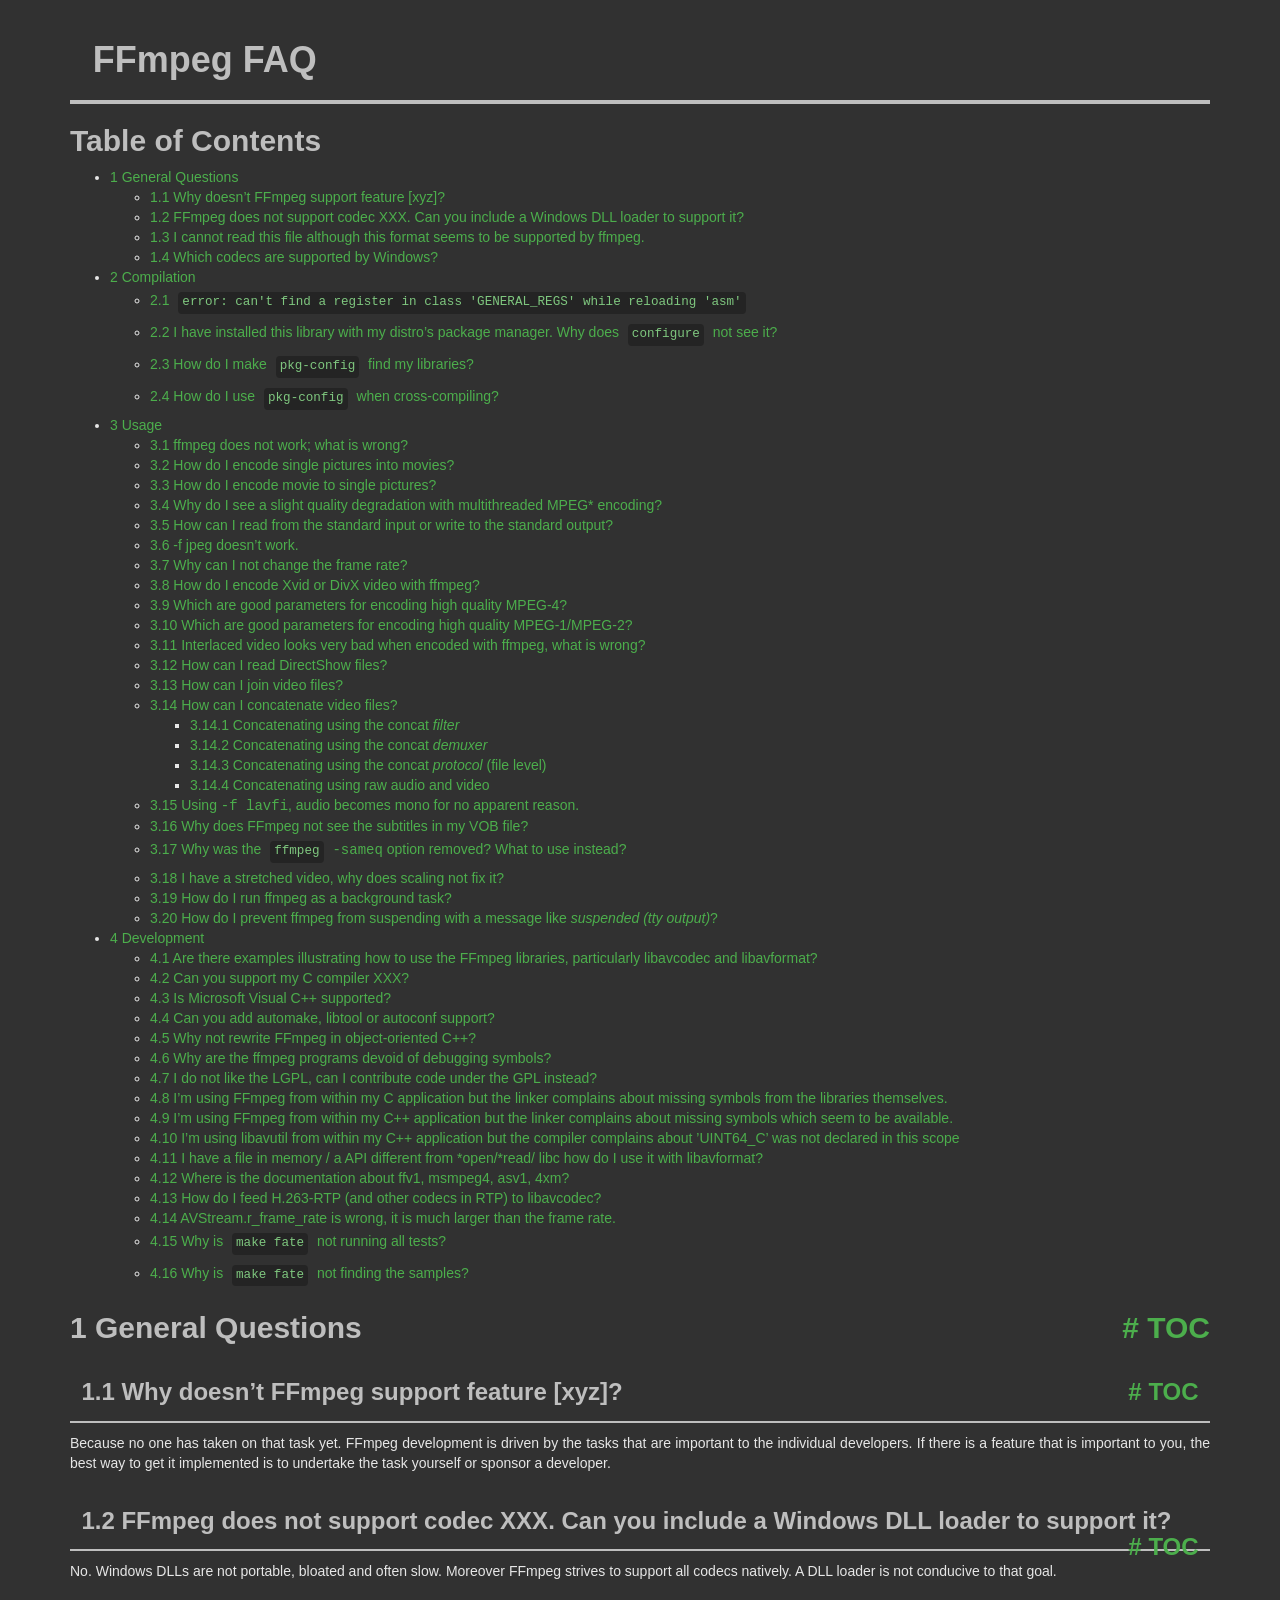
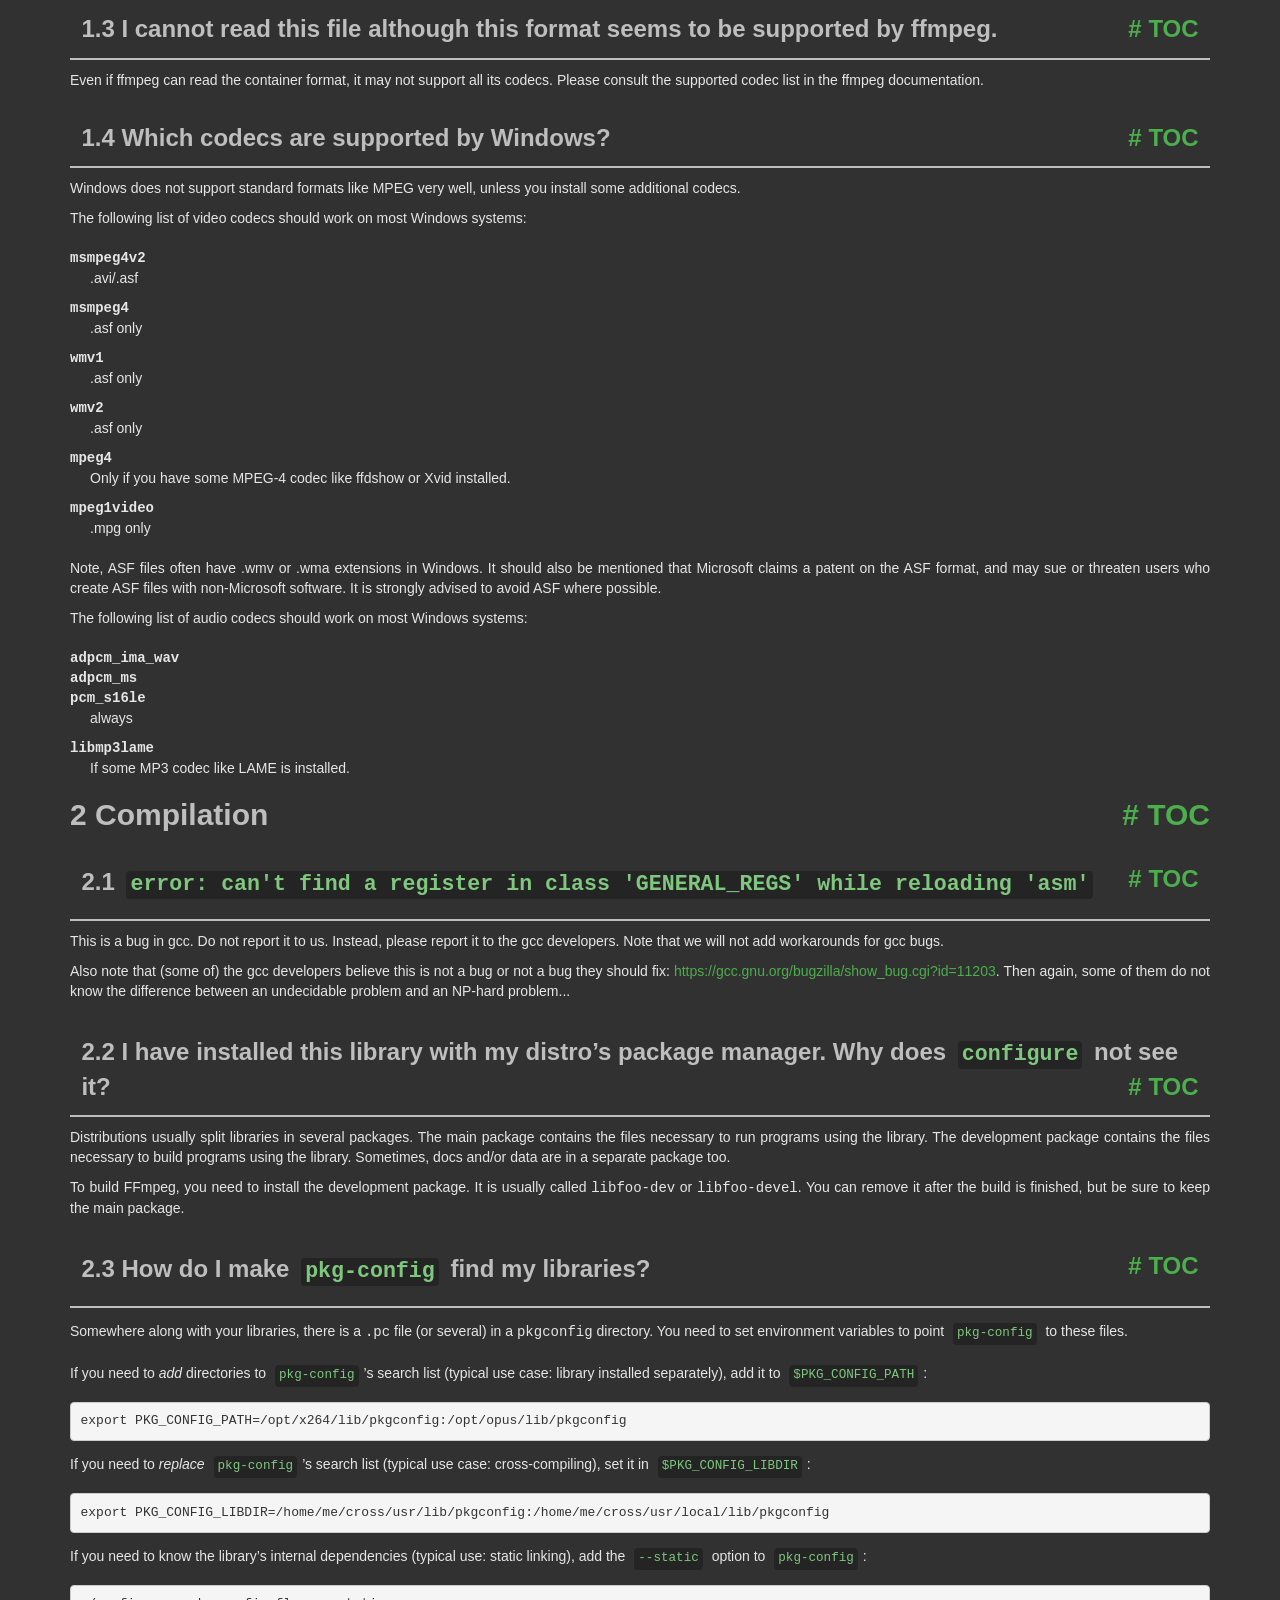
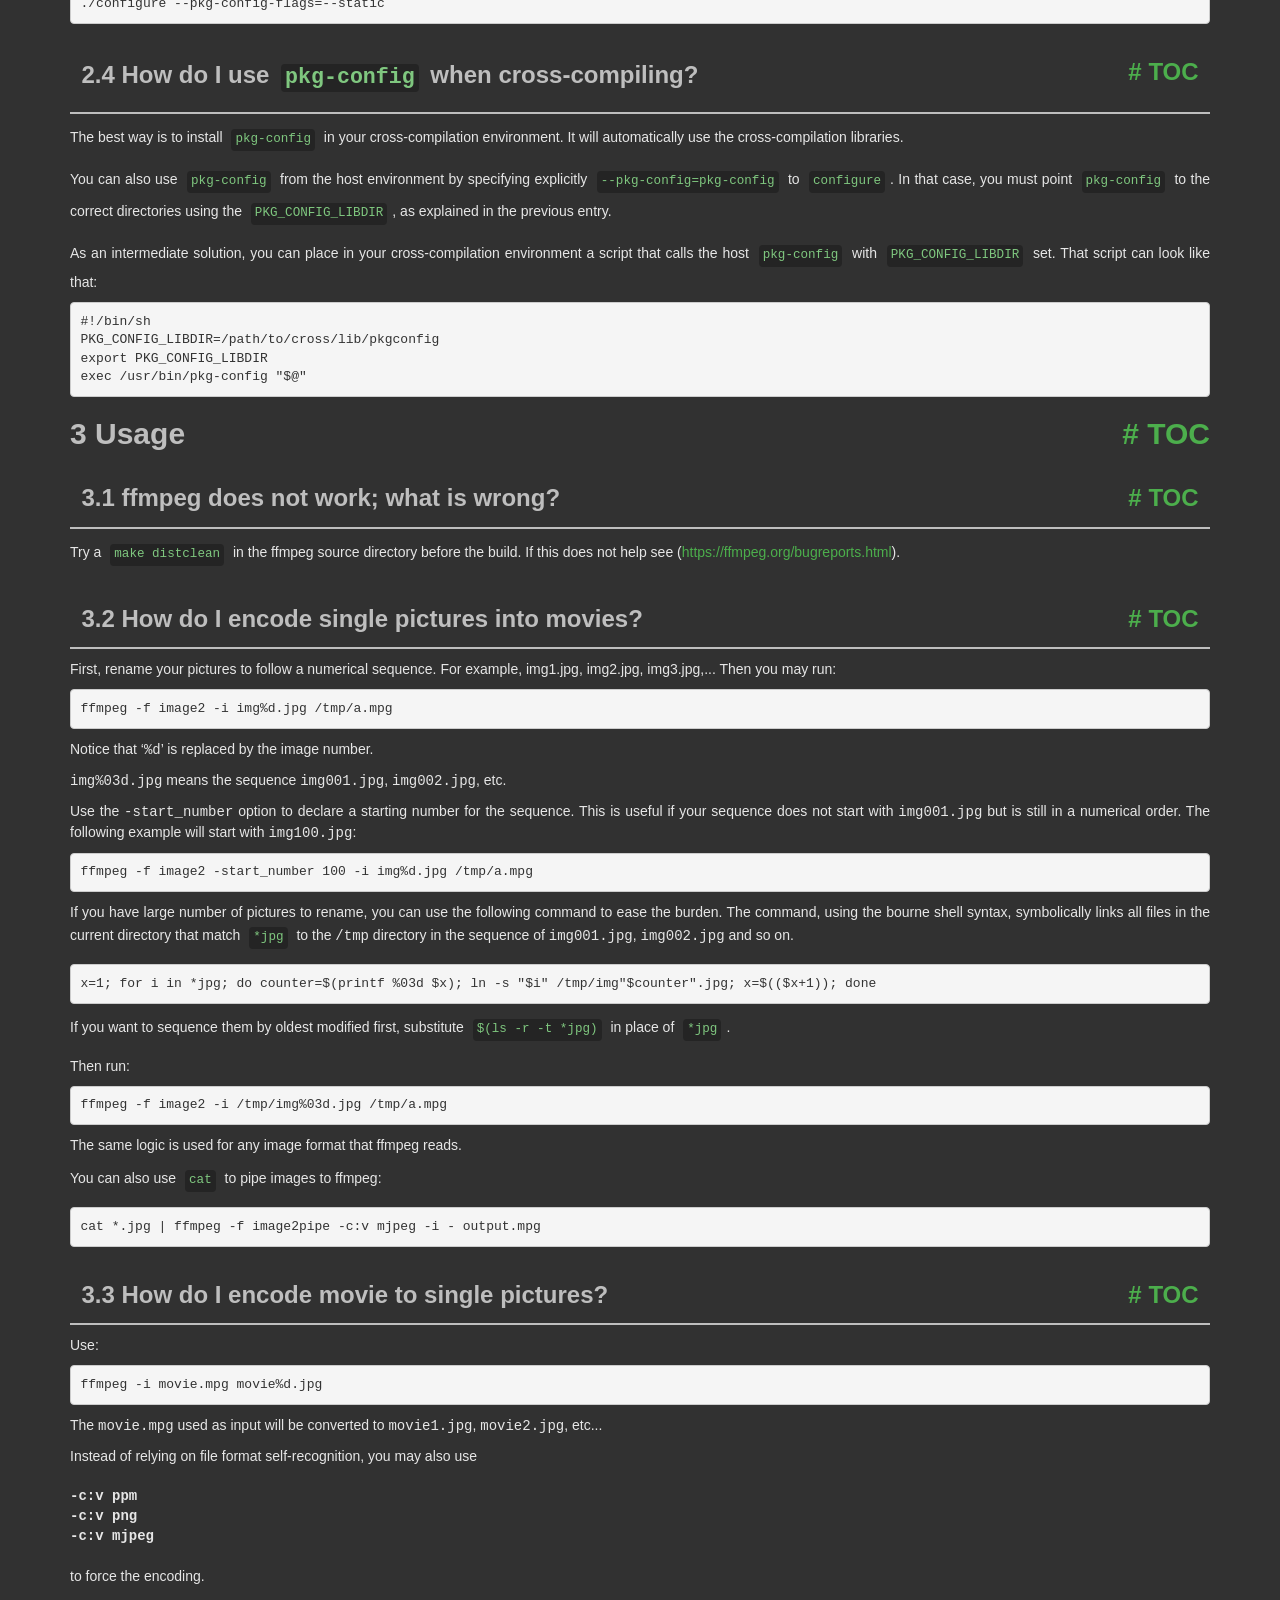
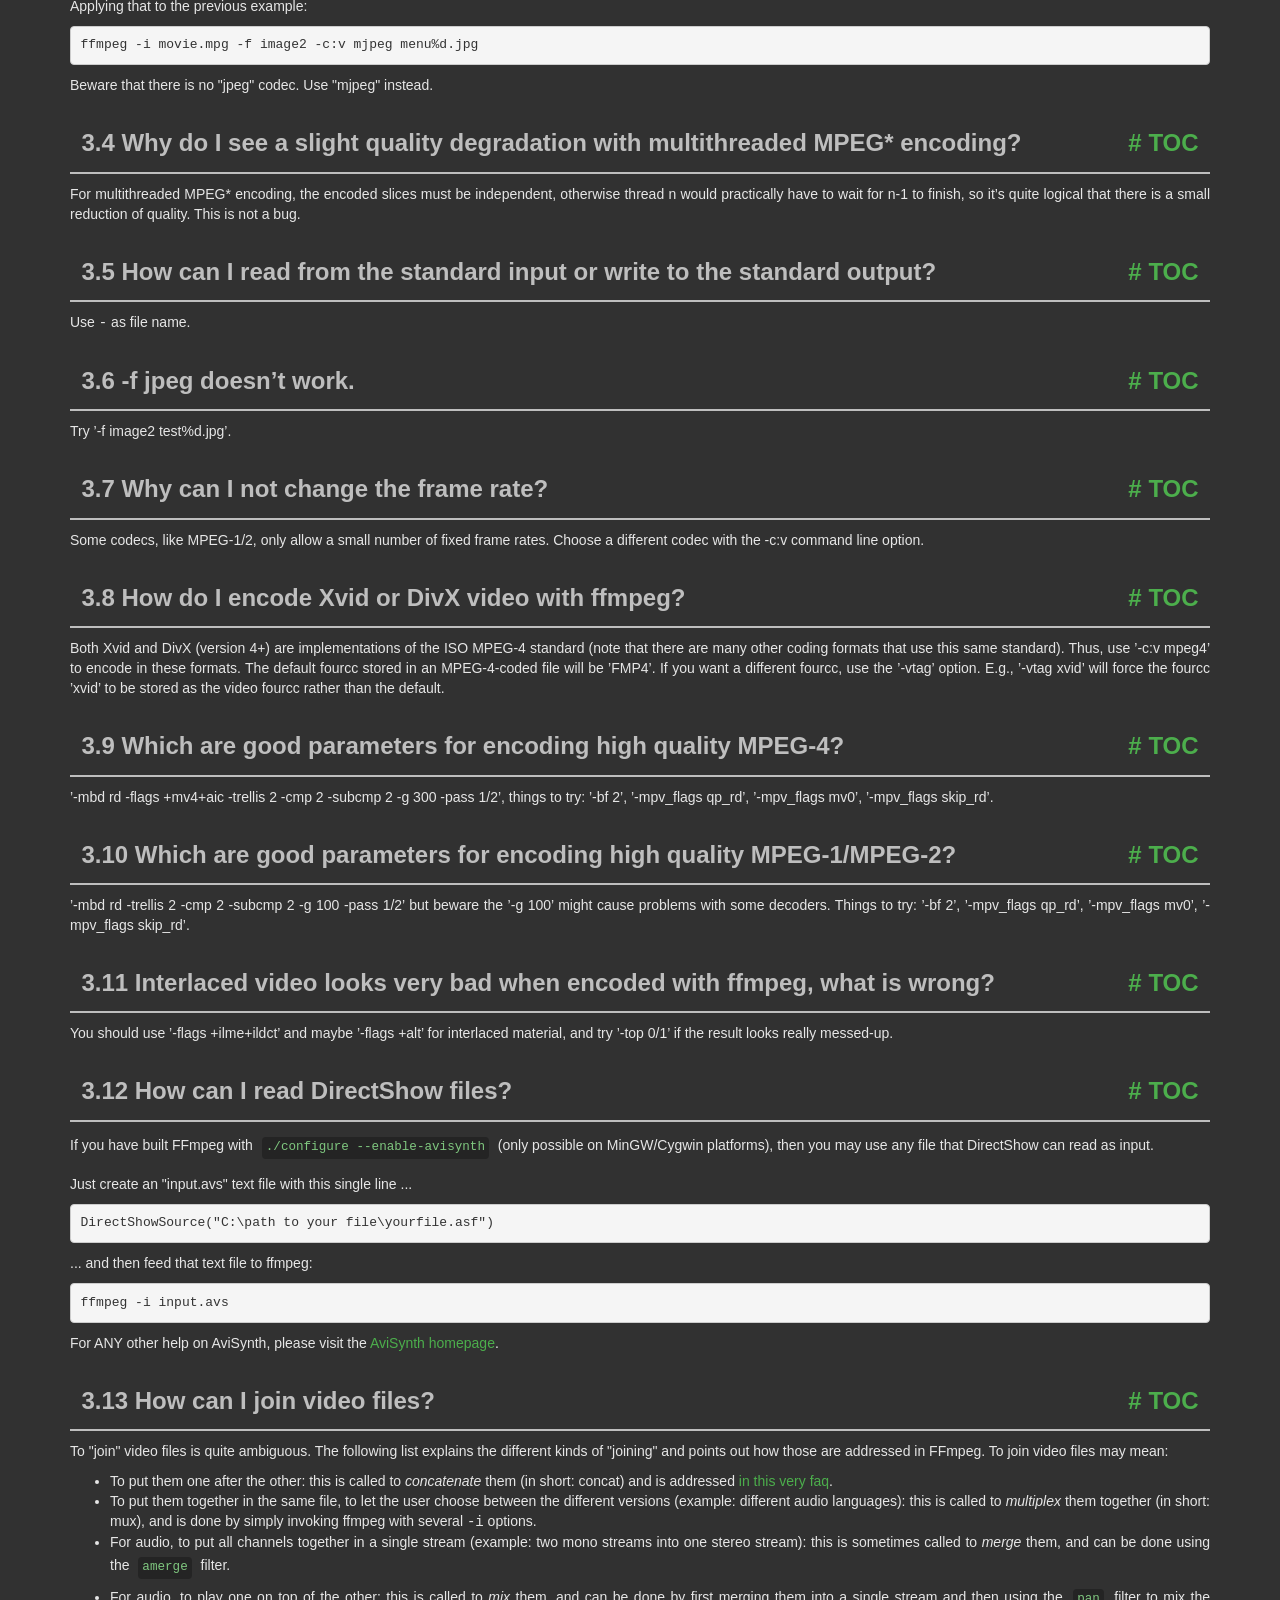
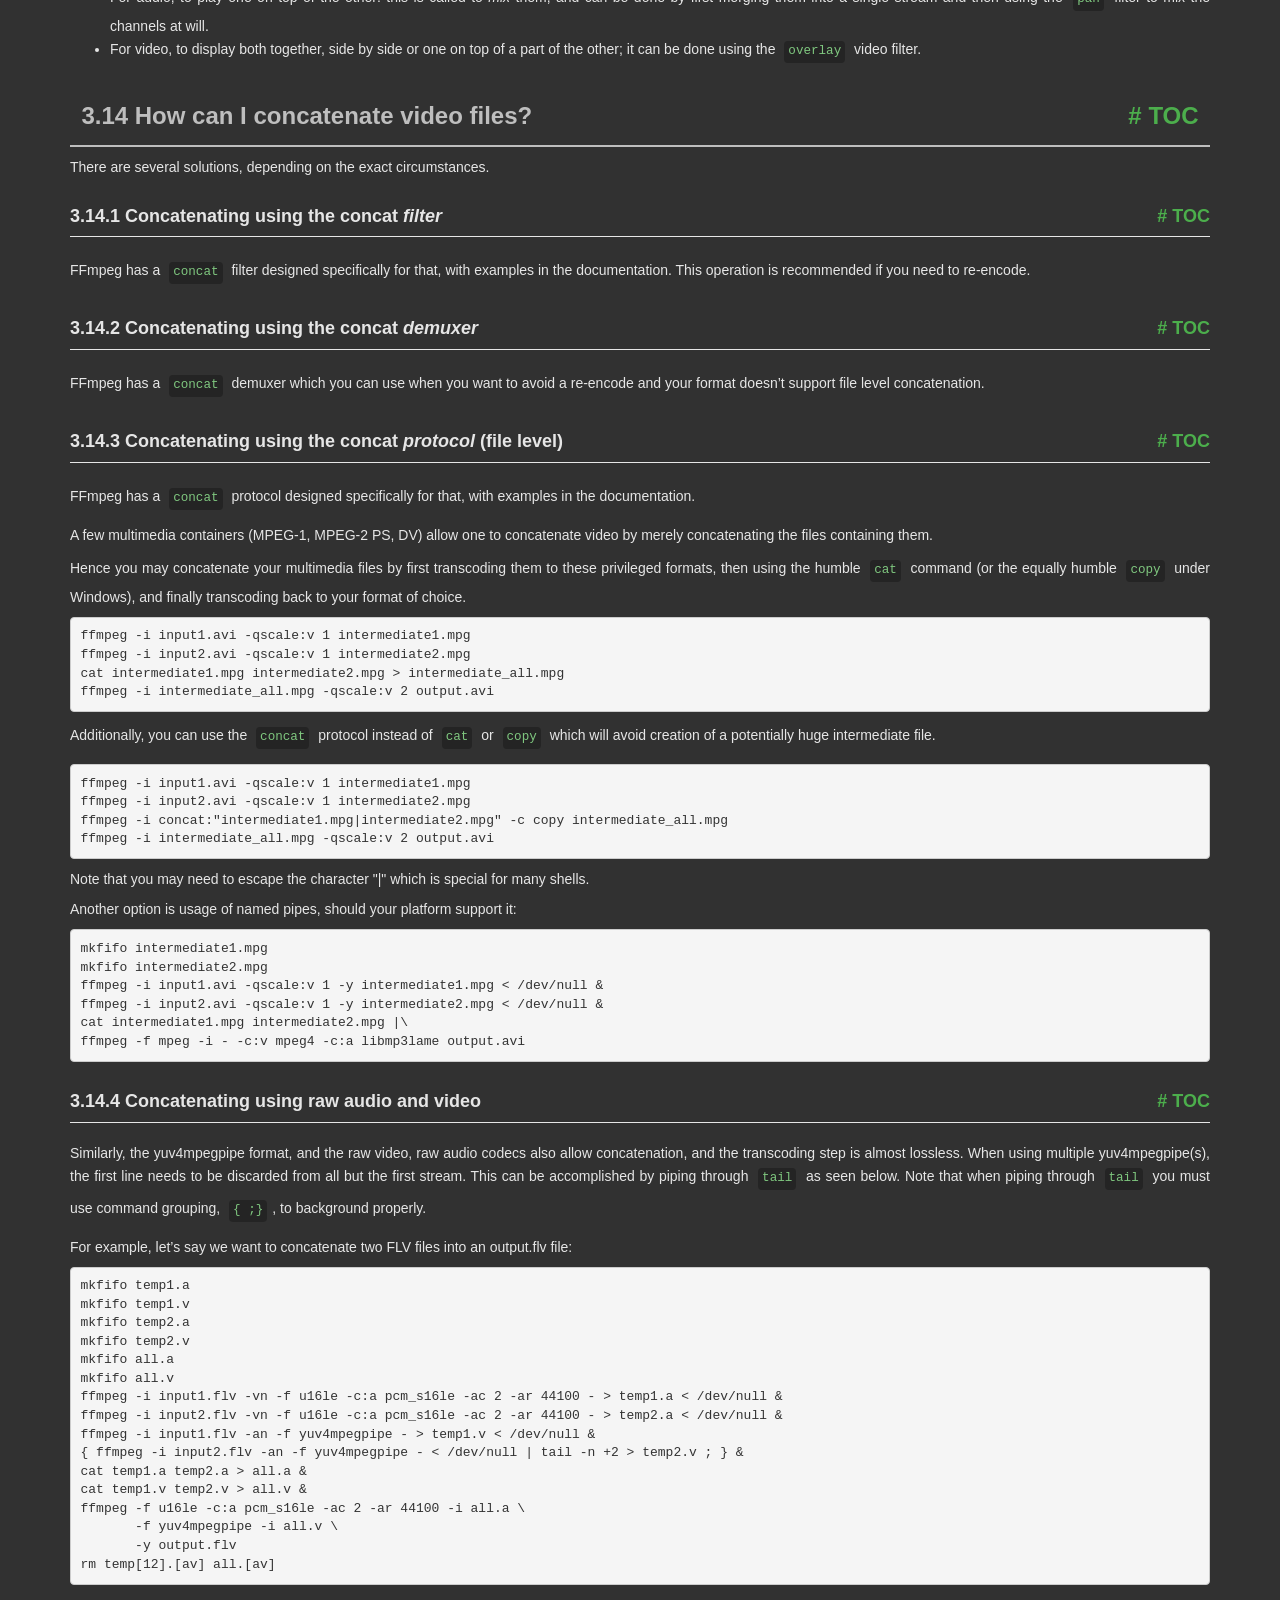
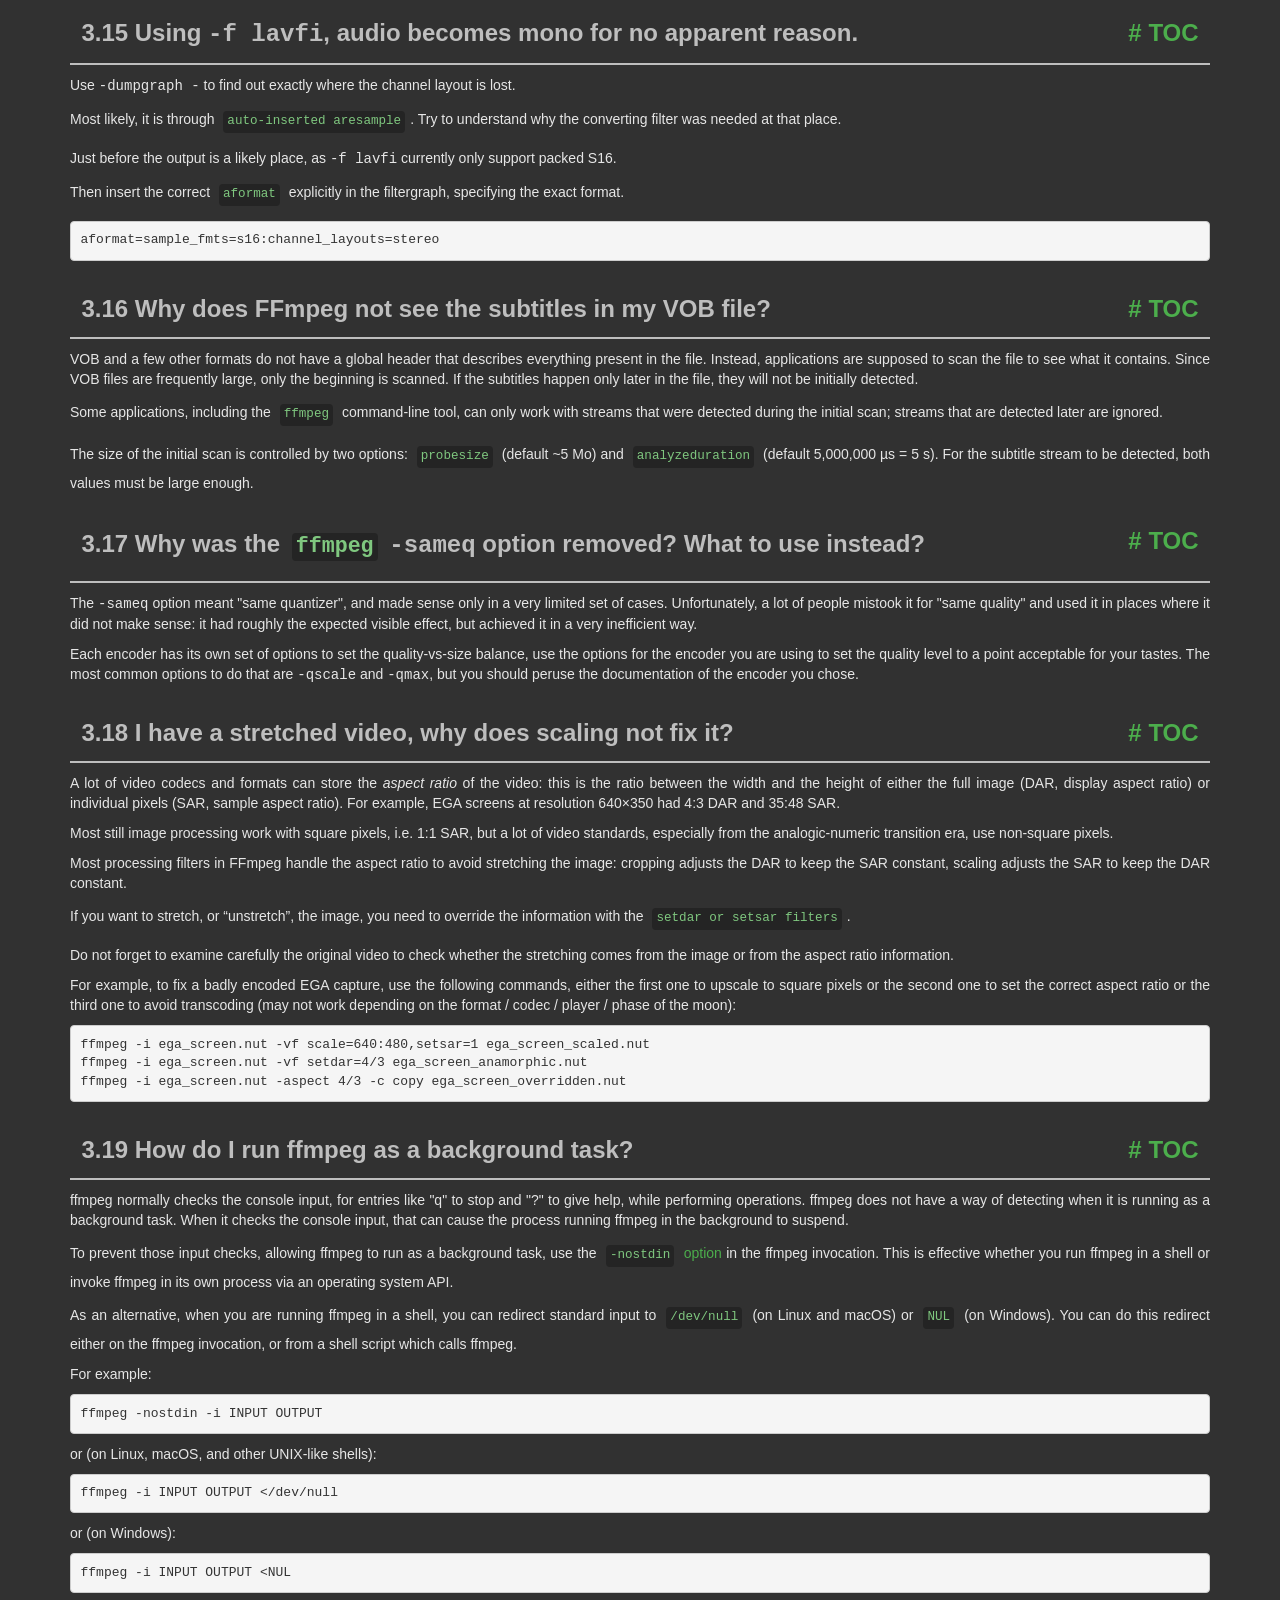
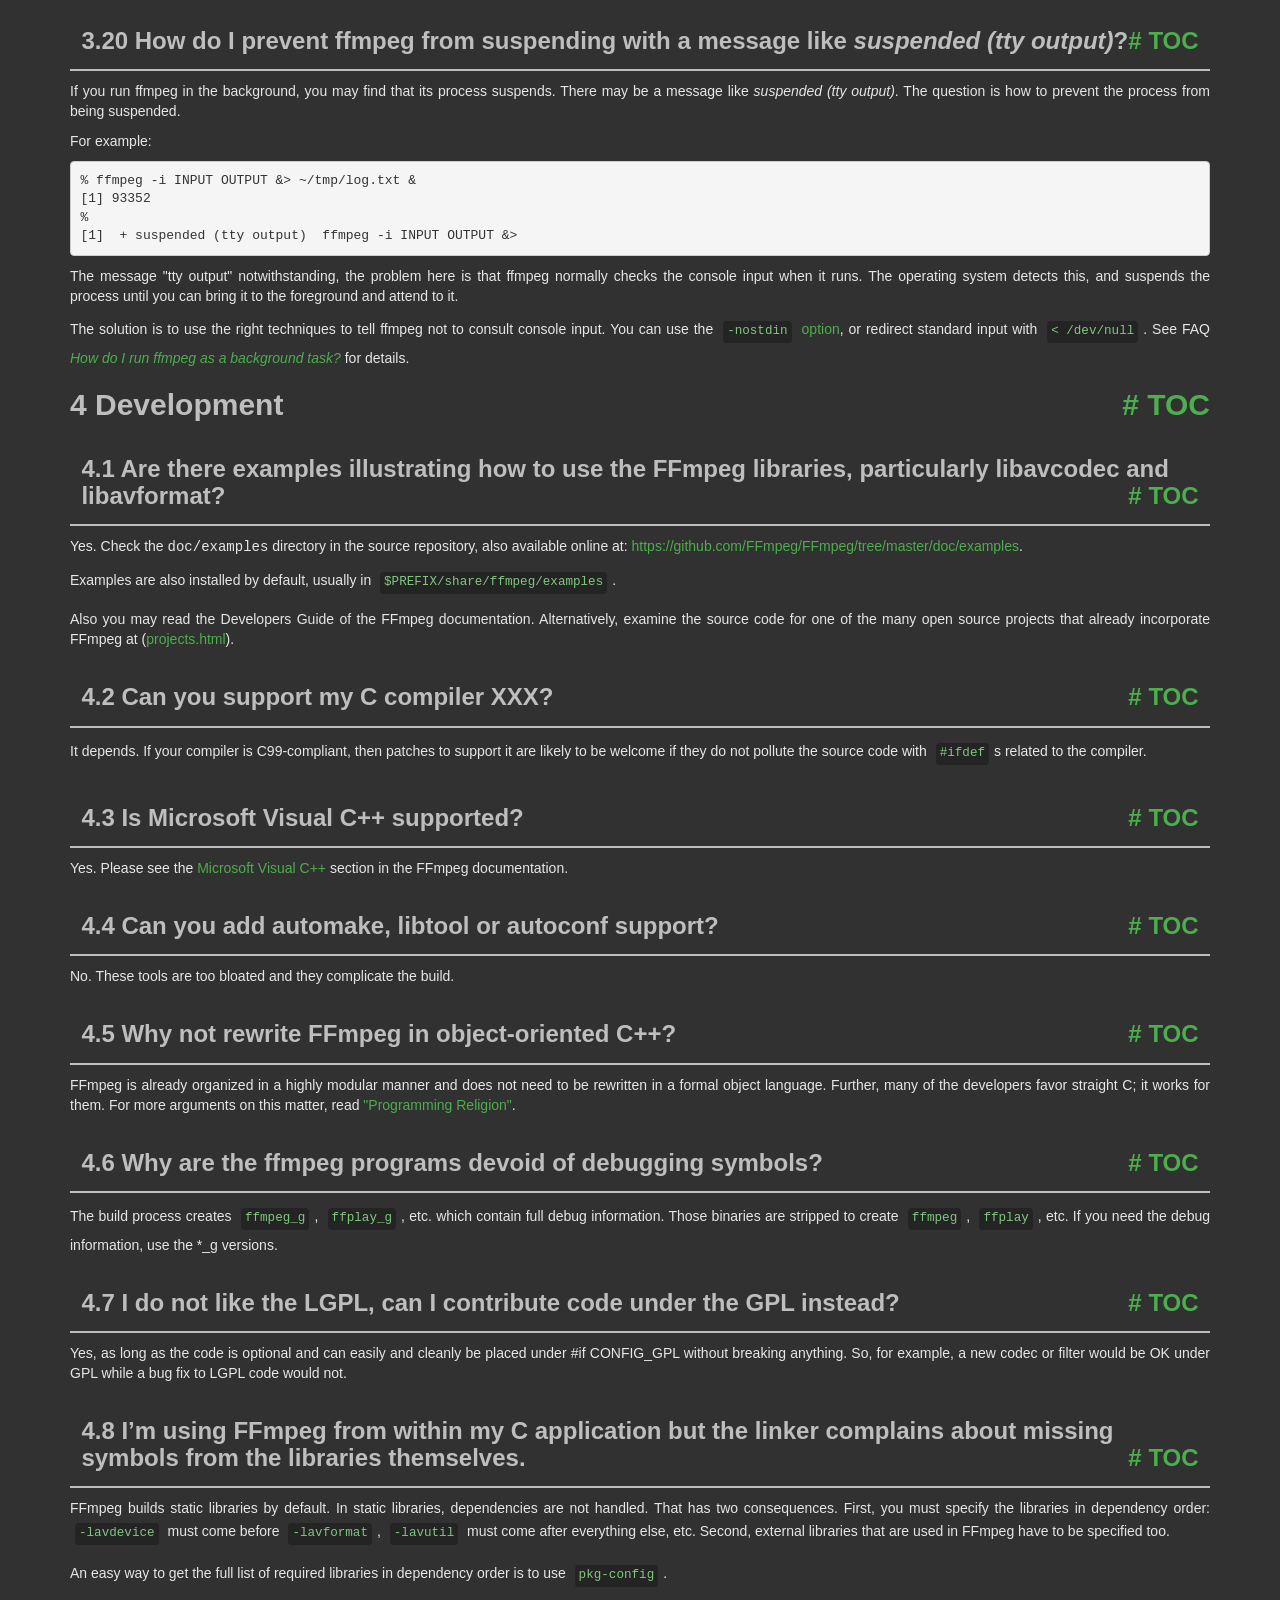
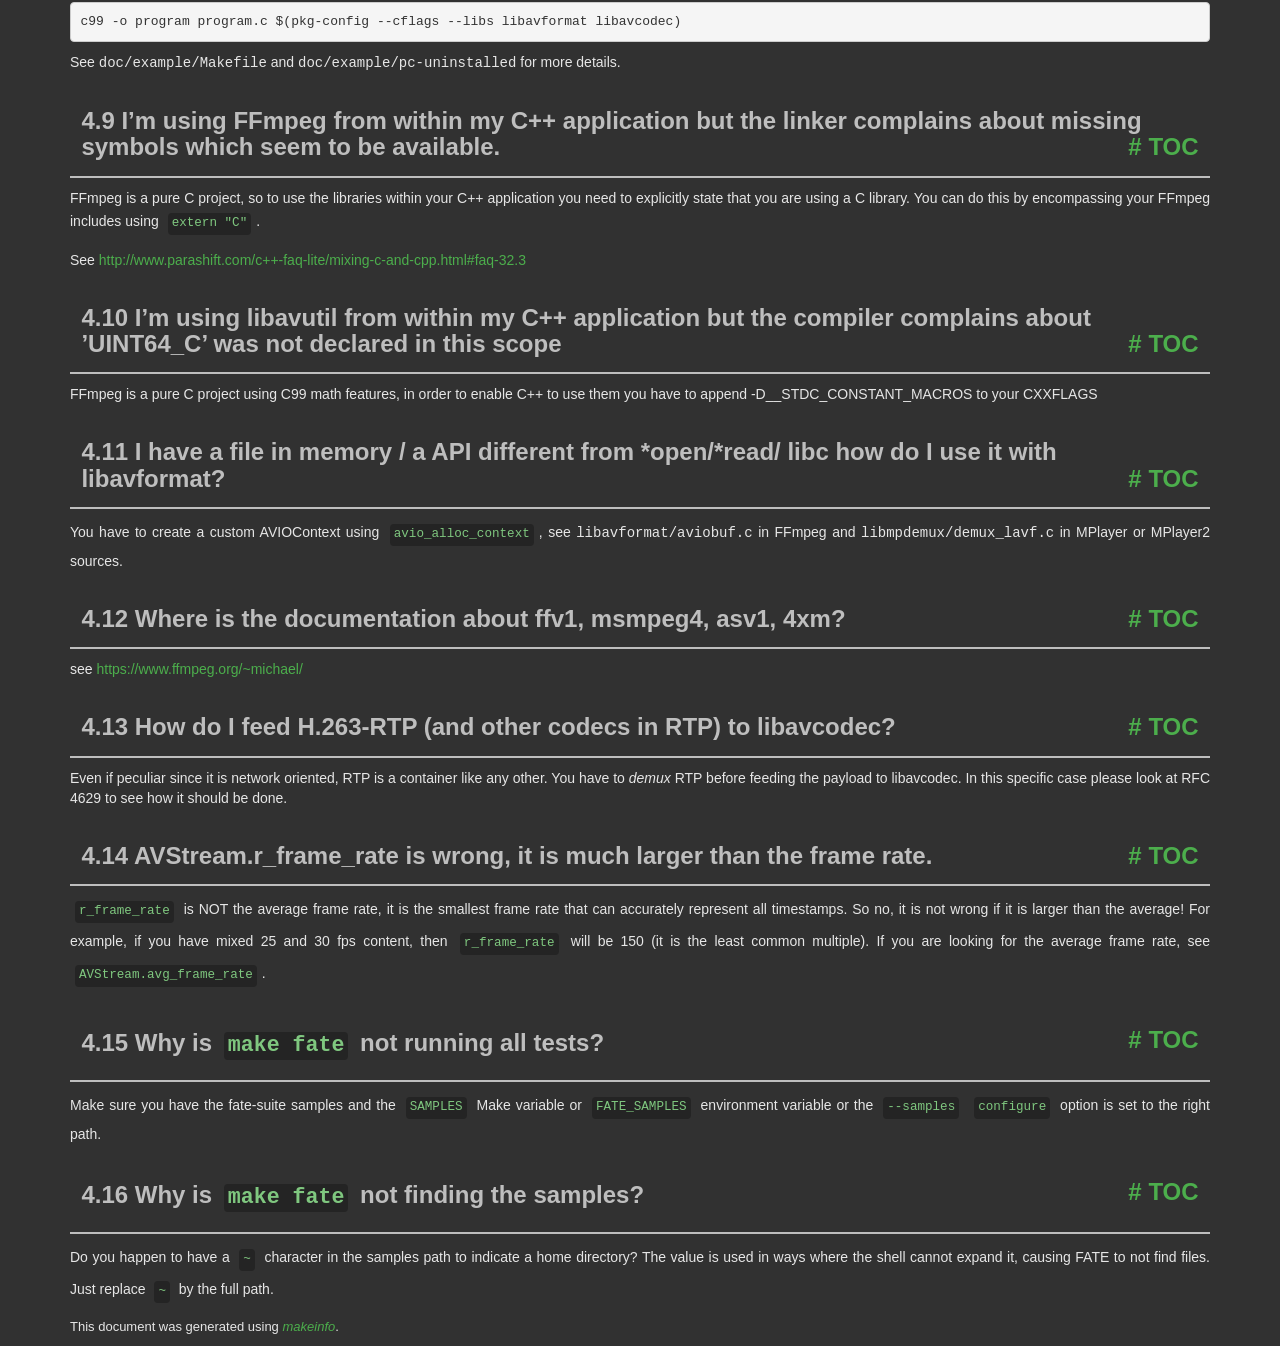
<file: ffmpeg/ffmpeg-8.1.1-essentials_build/doc/faq.html>
<!DOCTYPE html PUBLIC "-//W3C//DTD HTML 4.01 Transitional//EN" "http://www.w3.org/TR/html4/loose.dtd">
<html>
<!-- Created by GNU Texinfo 7.2, https://www.gnu.org/software/texinfo/ -->
  <head>
    <meta charset="utf-8">
    <title>
      FFmpeg FAQ
    </title>
    <meta name="viewport" content="width=device-width,initial-scale=1.0">
    <link rel="stylesheet" type="text/css" href="bootstrap.min.css">
    <link rel="stylesheet" type="text/css" href="style.min.css">
  </head>
  <body>
    <div class="container">
      <h1>
      FFmpeg FAQ
      </h1>


<a name="SEC_Top"></a>

<div class="region-contents" id="SEC_Contents">
<h2 class="contents-heading">Table of Contents</h2>

<div class="contents">

<ul class="toc-numbered-mark">
  <li><a id="toc-General-Questions" href="#General-Questions">1 General Questions</a>
  <ul class="toc-numbered-mark">
    <li><a id="toc-Why-doesn_0027t-FFmpeg-support-feature-_005bxyz_005d_003f" href="#Why-doesn_0027t-FFmpeg-support-feature-_005bxyz_005d_003f">1.1 Why doesn&rsquo;t FFmpeg support feature [xyz]?</a></li>
    <li><a id="toc-FFmpeg-does-not-support-codec-XXX_002e-Can-you-include-a-Windows-DLL-loader-to-support-it_003f" href="#FFmpeg-does-not-support-codec-XXX_002e-Can-you-include-a-Windows-DLL-loader-to-support-it_003f">1.2 FFmpeg does not support codec XXX. Can you include a Windows DLL loader to support it?</a></li>
    <li><a id="toc-I-cannot-read-this-file-although-this-format-seems-to-be-supported-by-ffmpeg_002e" href="#I-cannot-read-this-file-although-this-format-seems-to-be-supported-by-ffmpeg_002e">1.3 I cannot read this file although this format seems to be supported by ffmpeg.</a></li>
    <li><a id="toc-Which-codecs-are-supported-by-Windows_003f" href="#Which-codecs-are-supported-by-Windows_003f">1.4 Which codecs are supported by Windows?</a></li>
  </ul></li>
  <li><a id="toc-Compilation" href="#Compilation">2 Compilation</a>
  <ul class="toc-numbered-mark">
    <li><a id="toc-error_003a-can_0027t-find-a-register-in-class-_0027GENERAL_005fREGS_0027-while-reloading-_0027asm_0027" href="#error_003a-can_0027t-find-a-register-in-class-_0027GENERAL_005fREGS_0027-while-reloading-_0027asm_0027">2.1 <code class="code">error: can't find a register in class 'GENERAL_REGS' while reloading 'asm'</code></a></li>
    <li><a id="toc-I-have-installed-this-library-with-my-distro_0027s-package-manager_002e-Why-does-configure-not-see-it_003f" href="#I-have-installed-this-library-with-my-distro_0027s-package-manager_002e-Why-does-configure-not-see-it_003f">2.2 I have installed this library with my distro&rsquo;s package manager. Why does <code class="command">configure</code> not see it?</a></li>
    <li><a id="toc-How-do-I-make-pkg_002dconfig-find-my-libraries_003f" href="#How-do-I-make-pkg_002dconfig-find-my-libraries_003f">2.3 How do I make <code class="command">pkg-config</code> find my libraries?</a></li>
    <li><a id="toc-How-do-I-use-pkg_002dconfig-when-cross_002dcompiling_003f" href="#How-do-I-use-pkg_002dconfig-when-cross_002dcompiling_003f">2.4 How do I use <code class="command">pkg-config</code> when cross-compiling?</a></li>
  </ul></li>
  <li><a id="toc-Usage" href="#Usage">3 Usage</a>
  <ul class="toc-numbered-mark">
    <li><a id="toc-ffmpeg-does-not-work_003b-what-is-wrong_003f" href="#ffmpeg-does-not-work_003b-what-is-wrong_003f">3.1 ffmpeg does not work; what is wrong?</a></li>
    <li><a id="toc-How-do-I-encode-single-pictures-into-movies_003f" href="#How-do-I-encode-single-pictures-into-movies_003f">3.2 How do I encode single pictures into movies?</a></li>
    <li><a id="toc-How-do-I-encode-movie-to-single-pictures_003f" href="#How-do-I-encode-movie-to-single-pictures_003f">3.3 How do I encode movie to single pictures?</a></li>
    <li><a id="toc-Why-do-I-see-a-slight-quality-degradation-with-multithreaded-MPEG_002a-encoding_003f" href="#Why-do-I-see-a-slight-quality-degradation-with-multithreaded-MPEG_002a-encoding_003f">3.4 Why do I see a slight quality degradation with multithreaded MPEG* encoding?</a></li>
    <li><a id="toc-How-can-I-read-from-the-standard-input-or-write-to-the-standard-output_003f" href="#How-can-I-read-from-the-standard-input-or-write-to-the-standard-output_003f">3.5 How can I read from the standard input or write to the standard output?</a></li>
    <li><a id="toc-_002df-jpeg-doesn_0027t-work_002e" href="#g_t_002df-jpeg-doesn_0027t-work_002e">3.6 -f jpeg doesn&rsquo;t work.</a></li>
    <li><a id="toc-Why-can-I-not-change-the-frame-rate_003f" href="#Why-can-I-not-change-the-frame-rate_003f">3.7 Why can I not change the frame rate?</a></li>
    <li><a id="toc-How-do-I-encode-Xvid-or-DivX-video-with-ffmpeg_003f" href="#How-do-I-encode-Xvid-or-DivX-video-with-ffmpeg_003f">3.8 How do I encode Xvid or DivX video with ffmpeg?</a></li>
    <li><a id="toc-Which-are-good-parameters-for-encoding-high-quality-MPEG_002d4_003f" href="#Which-are-good-parameters-for-encoding-high-quality-MPEG_002d4_003f">3.9 Which are good parameters for encoding high quality MPEG-4?</a></li>
    <li><a id="toc-Which-are-good-parameters-for-encoding-high-quality-MPEG_002d1_002fMPEG_002d2_003f" href="#Which-are-good-parameters-for-encoding-high-quality-MPEG_002d1_002fMPEG_002d2_003f">3.10 Which are good parameters for encoding high quality MPEG-1/MPEG-2?</a></li>
    <li><a id="toc-Interlaced-video-looks-very-bad-when-encoded-with-ffmpeg_002c-what-is-wrong_003f" href="#Interlaced-video-looks-very-bad-when-encoded-with-ffmpeg_002c-what-is-wrong_003f">3.11 Interlaced video looks very bad when encoded with ffmpeg, what is wrong?</a></li>
    <li><a id="toc-How-can-I-read-DirectShow-files_003f" href="#How-can-I-read-DirectShow-files_003f">3.12 How can I read DirectShow files?</a></li>
    <li><a id="toc-How-can-I-join-video-files_003f" href="#How-can-I-join-video-files_003f">3.13 How can I join video files?</a></li>
    <li><a id="toc-How-can-I-concatenate-video-files_003f" href="#How-can-I-concatenate-video-files_003f">3.14 How can I concatenate video files?</a>
    <ul class="toc-numbered-mark">
      <li><a id="toc-Concatenating-using-the-concat-filter" href="#Concatenating-using-the-concat-filter">3.14.1 Concatenating using the concat <em class="emph">filter</em></a></li>
      <li><a id="toc-Concatenating-using-the-concat-demuxer" href="#Concatenating-using-the-concat-demuxer">3.14.2 Concatenating using the concat <em class="emph">demuxer</em></a></li>
      <li><a id="toc-Concatenating-using-the-concat-protocol-_0028file-level_0029" href="#Concatenating-using-the-concat-protocol-_0028file-level_0029">3.14.3 Concatenating using the concat <em class="emph">protocol</em> (file level)</a></li>
      <li><a id="toc-Concatenating-using-raw-audio-and-video" href="#Concatenating-using-raw-audio-and-video">3.14.4 Concatenating using raw audio and video</a></li>
    </ul></li>
    <li><a id="toc-Using-_002df-lavfi_002c-audio-becomes-mono-for-no-apparent-reason_002e" href="#Using-_002df-lavfi_002c-audio-becomes-mono-for-no-apparent-reason_002e">3.15 Using <samp class="option">-f lavfi</samp>, audio becomes mono for no apparent reason.</a></li>
    <li><a id="toc-Why-does-FFmpeg-not-see-the-subtitles-in-my-VOB-file_003f" href="#Why-does-FFmpeg-not-see-the-subtitles-in-my-VOB-file_003f">3.16 Why does FFmpeg not see the subtitles in my VOB file?</a></li>
    <li><a id="toc-Why-was-the-ffmpeg-_002dsameq-option-removed_003f-What-to-use-instead_003f" href="#Why-was-the-ffmpeg-_002dsameq-option-removed_003f-What-to-use-instead_003f">3.17 Why was the <code class="command">ffmpeg</code> <samp class="option">-sameq</samp> option removed? What to use instead?</a></li>
    <li><a id="toc-I-have-a-stretched-video_002c-why-does-scaling-not-fix-it_003f" href="#I-have-a-stretched-video_002c-why-does-scaling-not-fix-it_003f">3.18 I have a stretched video, why does scaling not fix it?</a></li>
    <li><a id="toc-How-do-I-run-ffmpeg-as-a-background-task_003f" href="#How-do-I-run-ffmpeg-as-a-background-task_003f">3.19 How do I run ffmpeg as a background task?</a></li>
    <li><a id="toc-How-do-I-prevent-ffmpeg-from-suspending-with-a-message-like-suspended-_0028tty-output_0029_003f" href="#How-do-I-prevent-ffmpeg-from-suspending-with-a-message-like-suspended-_0028tty-output_0029_003f">3.20 How do I prevent ffmpeg from suspending with a message like <em class="emph">suspended (tty output)</em>?</a></li>
  </ul></li>
  <li><a id="toc-Development" href="#Development">4 Development</a>
  <ul class="toc-numbered-mark">
    <li><a id="toc-Are-there-examples-illustrating-how-to-use-the-FFmpeg-libraries_002c-particularly-libavcodec-and-libavformat_003f" href="#Are-there-examples-illustrating-how-to-use-the-FFmpeg-libraries_002c-particularly-libavcodec-and-libavformat_003f">4.1 Are there examples illustrating how to use the FFmpeg libraries, particularly libavcodec and libavformat?</a></li>
    <li><a id="toc-Can-you-support-my-C-compiler-XXX_003f" href="#Can-you-support-my-C-compiler-XXX_003f">4.2 Can you support my C compiler XXX?</a></li>
    <li><a id="toc-Is-Microsoft-Visual-C_002b_002b-supported_003f" href="#Is-Microsoft-Visual-C_002b_002b-supported_003f">4.3 Is Microsoft Visual C++ supported?</a></li>
    <li><a id="toc-Can-you-add-automake_002c-libtool-or-autoconf-support_003f" href="#Can-you-add-automake_002c-libtool-or-autoconf-support_003f">4.4 Can you add automake, libtool or autoconf support?</a></li>
    <li><a id="toc-Why-not-rewrite-FFmpeg-in-object_002doriented-C_002b_002b_003f" href="#Why-not-rewrite-FFmpeg-in-object_002doriented-C_002b_002b_003f">4.5 Why not rewrite FFmpeg in object-oriented C++?</a></li>
    <li><a id="toc-Why-are-the-ffmpeg-programs-devoid-of-debugging-symbols_003f" href="#Why-are-the-ffmpeg-programs-devoid-of-debugging-symbols_003f">4.6 Why are the ffmpeg programs devoid of debugging symbols?</a></li>
    <li><a id="toc-I-do-not-like-the-LGPL_002c-can-I-contribute-code-under-the-GPL-instead_003f" href="#I-do-not-like-the-LGPL_002c-can-I-contribute-code-under-the-GPL-instead_003f">4.7 I do not like the LGPL, can I contribute code under the GPL instead?</a></li>
    <li><a id="toc-I_0027m-using-FFmpeg-from-within-my-C-application-but-the-linker-complains-about-missing-symbols-from-the-libraries-themselves_002e" href="#I_0027m-using-FFmpeg-from-within-my-C-application-but-the-linker-complains-about-missing-symbols-from-the-libraries-themselves_002e">4.8 I&rsquo;m using FFmpeg from within my C application but the linker complains about missing symbols from the libraries themselves.</a></li>
    <li><a id="toc-I_0027m-using-FFmpeg-from-within-my-C_002b_002b-application-but-the-linker-complains-about-missing-symbols-which-seem-to-be-available_002e" href="#I_0027m-using-FFmpeg-from-within-my-C_002b_002b-application-but-the-linker-complains-about-missing-symbols-which-seem-to-be-available_002e">4.9 I&rsquo;m using FFmpeg from within my C++ application but the linker complains about missing symbols which seem to be available.</a></li>
    <li><a id="toc-I_0027m-using-libavutil-from-within-my-C_002b_002b-application-but-the-compiler-complains-about-_0027UINT64_005fC_0027-was-not-declared-in-this-scope" href="#I_0027m-using-libavutil-from-within-my-C_002b_002b-application-but-the-compiler-complains-about-_0027UINT64_005fC_0027-was-not-declared-in-this-scope">4.10 I&rsquo;m using libavutil from within my C++ application but the compiler complains about &rsquo;UINT64_C&rsquo; was not declared in this scope</a></li>
    <li><a id="toc-I-have-a-file-in-memory-_002f-a-API-different-from-_002aopen_002f_002aread_002f-libc-how-do-I-use-it-with-libavformat_003f" href="#I-have-a-file-in-memory-_002f-a-API-different-from-_002aopen_002f_002aread_002f-libc-how-do-I-use-it-with-libavformat_003f">4.11 I have a file in memory / a API different from *open/*read/ libc how do I use it with libavformat?</a></li>
    <li><a id="toc-Where-is-the-documentation-about-ffv1_002c-msmpeg4_002c-asv1_002c-4xm_003f" href="#Where-is-the-documentation-about-ffv1_002c-msmpeg4_002c-asv1_002c-4xm_003f">4.12 Where is the documentation about ffv1, msmpeg4, asv1, 4xm?</a></li>
    <li><a id="toc-How-do-I-feed-H_002e263_002dRTP-_0028and-other-codecs-in-RTP_0029-to-libavcodec_003f" href="#How-do-I-feed-H_002e263_002dRTP-_0028and-other-codecs-in-RTP_0029-to-libavcodec_003f">4.13 How do I feed H.263-RTP (and other codecs in RTP) to libavcodec?</a></li>
    <li><a id="toc-AVStream_002er_005fframe_005frate-is-wrong_002c-it-is-much-larger-than-the-frame-rate_002e" href="#AVStream_002er_005fframe_005frate-is-wrong_002c-it-is-much-larger-than-the-frame-rate_002e">4.14 AVStream.r_frame_rate is wrong, it is much larger than the frame rate.</a></li>
    <li><a id="toc-Why-is-make-fate-not-running-all-tests_003f" href="#Why-is-make-fate-not-running-all-tests_003f">4.15 Why is <code class="code">make fate</code> not running all tests?</a></li>
    <li><a id="toc-Why-is-make-fate-not-finding-the-samples_003f" href="#Why-is-make-fate-not-finding-the-samples_003f">4.16 Why is <code class="code">make fate</code> not finding the samples?</a></li>
  </ul></li>
</ul>
</div>
</div>

<a name="General-Questions"></a>
<h2 class="chapter">1 General Questions<span class="pull-right"><a class="anchor hidden-xs" href="#General-Questions" aria-hidden="true">#</a> <a class="anchor hidden-xs"href="#toc-General-Questions" aria-hidden="true">TOC</a></span></h2>

<a name="Why-doesn_0027t-FFmpeg-support-feature-_005bxyz_005d_003f"></a>
<h3 class="section">1.1 Why doesn&rsquo;t FFmpeg support feature [xyz]?<span class="pull-right"><a class="anchor hidden-xs" href="#Why-doesn_0027t-FFmpeg-support-feature-_005bxyz_005d_003f" aria-hidden="true">#</a> <a class="anchor hidden-xs"href="#toc-Why-doesn_0027t-FFmpeg-support-feature-_005bxyz_005d_003f" aria-hidden="true">TOC</a></span></h3>

<p>Because no one has taken on that task yet. FFmpeg development is
driven by the tasks that are important to the individual developers.
If there is a feature that is important to you, the best way to get
it implemented is to undertake the task yourself or sponsor a developer.
</p>
<a name="FFmpeg-does-not-support-codec-XXX_002e-Can-you-include-a-Windows-DLL-loader-to-support-it_003f"></a>
<h3 class="section">1.2 FFmpeg does not support codec XXX. Can you include a Windows DLL loader to support it?<span class="pull-right"><a class="anchor hidden-xs" href="#FFmpeg-does-not-support-codec-XXX_002e-Can-you-include-a-Windows-DLL-loader-to-support-it_003f" aria-hidden="true">#</a> <a class="anchor hidden-xs"href="#toc-FFmpeg-does-not-support-codec-XXX_002e-Can-you-include-a-Windows-DLL-loader-to-support-it_003f" aria-hidden="true">TOC</a></span></h3>

<p>No. Windows DLLs are not portable, bloated and often slow.
Moreover FFmpeg strives to support all codecs natively.
A DLL loader is not conducive to that goal.
</p>
<a name="I-cannot-read-this-file-although-this-format-seems-to-be-supported-by-ffmpeg_002e"></a>
<h3 class="section">1.3 I cannot read this file although this format seems to be supported by ffmpeg.<span class="pull-right"><a class="anchor hidden-xs" href="#I-cannot-read-this-file-although-this-format-seems-to-be-supported-by-ffmpeg_002e" aria-hidden="true">#</a> <a class="anchor hidden-xs"href="#toc-I-cannot-read-this-file-although-this-format-seems-to-be-supported-by-ffmpeg_002e" aria-hidden="true">TOC</a></span></h3>

<p>Even if ffmpeg can read the container format, it may not support all its
codecs. Please consult the supported codec list in the ffmpeg
documentation.
</p>
<a name="Which-codecs-are-supported-by-Windows_003f"></a>
<h3 class="section">1.4 Which codecs are supported by Windows?<span class="pull-right"><a class="anchor hidden-xs" href="#Which-codecs-are-supported-by-Windows_003f" aria-hidden="true">#</a> <a class="anchor hidden-xs"href="#toc-Which-codecs-are-supported-by-Windows_003f" aria-hidden="true">TOC</a></span></h3>

<p>Windows does not support standard formats like MPEG very well, unless you
install some additional codecs.
</p>
<p>The following list of video codecs should work on most Windows systems:
</p><dl class="table">
<dt><samp class="option">msmpeg4v2</samp></dt>
<dd><p>.avi/.asf
</p></dd>
<dt><samp class="option">msmpeg4</samp></dt>
<dd><p>.asf only
</p></dd>
<dt><samp class="option">wmv1</samp></dt>
<dd><p>.asf only
</p></dd>
<dt><samp class="option">wmv2</samp></dt>
<dd><p>.asf only
</p></dd>
<dt><samp class="option">mpeg4</samp></dt>
<dd><p>Only if you have some MPEG-4 codec like ffdshow or Xvid installed.
</p></dd>
<dt><samp class="option">mpeg1video</samp></dt>
<dd><p>.mpg only
</p></dd>
</dl>
<p>Note, ASF files often have .wmv or .wma extensions in Windows. It should also
be mentioned that Microsoft claims a patent on the ASF format, and may sue
or threaten users who create ASF files with non-Microsoft software. It is
strongly advised to avoid ASF where possible.
</p>
<p>The following list of audio codecs should work on most Windows systems:
</p><dl class="table">
<dt><samp class="option">adpcm_ima_wav</samp></dt>
<dt><samp class="option">adpcm_ms</samp></dt>
<dt><samp class="option">pcm_s16le</samp></dt>
<dd><p>always
</p></dd>
<dt><samp class="option">libmp3lame</samp></dt>
<dd><p>If some MP3 codec like LAME is installed.
</p></dd>
</dl>


<a name="Compilation"></a>
<h2 class="chapter">2 Compilation<span class="pull-right"><a class="anchor hidden-xs" href="#Compilation" aria-hidden="true">#</a> <a class="anchor hidden-xs"href="#toc-Compilation" aria-hidden="true">TOC</a></span></h2>

<a name="error_003a-can_0027t-find-a-register-in-class-_0027GENERAL_005fREGS_0027-while-reloading-_0027asm_0027"></a>
<h3 class="section">2.1 <code class="code">error: can't find a register in class 'GENERAL_REGS' while reloading 'asm'</code><span class="pull-right"><a class="anchor hidden-xs" href="#error_003a-can_0027t-find-a-register-in-class-_0027GENERAL_005fREGS_0027-while-reloading-_0027asm_0027" aria-hidden="true">#</a> <a class="anchor hidden-xs"href="#toc-error_003a-can_0027t-find-a-register-in-class-_0027GENERAL_005fREGS_0027-while-reloading-_0027asm_0027" aria-hidden="true">TOC</a></span></h3>

<p>This is a bug in gcc. Do not report it to us. Instead, please report it to
the gcc developers. Note that we will not add workarounds for gcc bugs.
</p>
<p>Also note that (some of) the gcc developers believe this is not a bug or
not a bug they should fix:
<a class="url" href="https://gcc.gnu.org/bugzilla/show_bug.cgi?id=11203">https://gcc.gnu.org/bugzilla/show_bug.cgi?id=11203</a>.
Then again, some of them do not know the difference between an undecidable
problem and an NP-hard problem...
</p>
<a name="I-have-installed-this-library-with-my-distro_0027s-package-manager_002e-Why-does-configure-not-see-it_003f"></a>
<h3 class="section">2.2 I have installed this library with my distro&rsquo;s package manager. Why does <code class="command">configure</code> not see it?<span class="pull-right"><a class="anchor hidden-xs" href="#I-have-installed-this-library-with-my-distro_0027s-package-manager_002e-Why-does-configure-not-see-it_003f" aria-hidden="true">#</a> <a class="anchor hidden-xs"href="#toc-I-have-installed-this-library-with-my-distro_0027s-package-manager_002e-Why-does-configure-not-see-it_003f" aria-hidden="true">TOC</a></span></h3>

<p>Distributions usually split libraries in several packages. The main package
contains the files necessary to run programs using the library. The
development package contains the files necessary to build programs using the
library. Sometimes, docs and/or data are in a separate package too.
</p>
<p>To build FFmpeg, you need to install the development package. It is usually
called <samp class="file">libfoo-dev</samp> or <samp class="file">libfoo-devel</samp>. You can remove it after the
build is finished, but be sure to keep the main package.
</p>
<a name="How-do-I-make-pkg_002dconfig-find-my-libraries_003f"></a>
<h3 class="section">2.3 How do I make <code class="command">pkg-config</code> find my libraries?<span class="pull-right"><a class="anchor hidden-xs" href="#How-do-I-make-pkg_002dconfig-find-my-libraries_003f" aria-hidden="true">#</a> <a class="anchor hidden-xs"href="#toc-How-do-I-make-pkg_002dconfig-find-my-libraries_003f" aria-hidden="true">TOC</a></span></h3>

<p>Somewhere along with your libraries, there is a <samp class="file">.pc</samp> file (or several)
in a <samp class="file">pkgconfig</samp> directory. You need to set environment variables to
point <code class="command">pkg-config</code> to these files.
</p>
<p>If you need to <em class="emph">add</em> directories to <code class="command">pkg-config</code>&rsquo;s search list
(typical use case: library installed separately), add it to
<code class="code">$PKG_CONFIG_PATH</code>:
</p>
<div class="example">
<pre class="example-preformatted">export PKG_CONFIG_PATH=/opt/x264/lib/pkgconfig:/opt/opus/lib/pkgconfig
</pre></div>

<p>If you need to <em class="emph">replace</em> <code class="command">pkg-config</code>&rsquo;s search list
(typical use case: cross-compiling), set it in
<code class="code">$PKG_CONFIG_LIBDIR</code>:
</p>
<div class="example">
<pre class="example-preformatted">export PKG_CONFIG_LIBDIR=/home/me/cross/usr/lib/pkgconfig:/home/me/cross/usr/local/lib/pkgconfig
</pre></div>

<p>If you need to know the library&rsquo;s internal dependencies (typical use: static
linking), add the <code class="code">--static</code> option to <code class="command">pkg-config</code>:
</p>
<div class="example">
<pre class="example-preformatted">./configure --pkg-config-flags=--static
</pre></div>

<a name="How-do-I-use-pkg_002dconfig-when-cross_002dcompiling_003f"></a>
<h3 class="section">2.4 How do I use <code class="command">pkg-config</code> when cross-compiling?<span class="pull-right"><a class="anchor hidden-xs" href="#How-do-I-use-pkg_002dconfig-when-cross_002dcompiling_003f" aria-hidden="true">#</a> <a class="anchor hidden-xs"href="#toc-How-do-I-use-pkg_002dconfig-when-cross_002dcompiling_003f" aria-hidden="true">TOC</a></span></h3>

<p>The best way is to install <code class="command">pkg-config</code> in your cross-compilation
environment. It will automatically use the cross-compilation libraries.
</p>
<p>You can also use <code class="command">pkg-config</code> from the host environment by
specifying explicitly <code class="code">--pkg-config=pkg-config</code> to <code class="command">configure</code>.
In that case, you must point <code class="command">pkg-config</code> to the correct directories
using the <code class="code">PKG_CONFIG_LIBDIR</code>, as explained in the previous entry.
</p>
<p>As an intermediate solution, you can place in your cross-compilation
environment a script that calls the host <code class="command">pkg-config</code> with
<code class="code">PKG_CONFIG_LIBDIR</code> set. That script can look like that:
</p>
<div class="example">
<pre class="example-preformatted">#!/bin/sh
PKG_CONFIG_LIBDIR=/path/to/cross/lib/pkgconfig
export PKG_CONFIG_LIBDIR
exec /usr/bin/pkg-config &quot;$@&quot;
</pre></div>

<a name="Usage"></a>
<h2 class="chapter">3 Usage<span class="pull-right"><a class="anchor hidden-xs" href="#Usage" aria-hidden="true">#</a> <a class="anchor hidden-xs"href="#toc-Usage" aria-hidden="true">TOC</a></span></h2>

<a name="ffmpeg-does-not-work_003b-what-is-wrong_003f"></a>
<h3 class="section">3.1 ffmpeg does not work; what is wrong?<span class="pull-right"><a class="anchor hidden-xs" href="#ffmpeg-does-not-work_003b-what-is-wrong_003f" aria-hidden="true">#</a> <a class="anchor hidden-xs"href="#toc-ffmpeg-does-not-work_003b-what-is-wrong_003f" aria-hidden="true">TOC</a></span></h3>

<p>Try a <code class="code">make distclean</code> in the ffmpeg source directory before the build.
If this does not help see
(<a class="url" href="https://ffmpeg.org/bugreports.html">https://ffmpeg.org/bugreports.html</a>).
</p>
<a name="How-do-I-encode-single-pictures-into-movies_003f"></a>
<h3 class="section">3.2 How do I encode single pictures into movies?<span class="pull-right"><a class="anchor hidden-xs" href="#How-do-I-encode-single-pictures-into-movies_003f" aria-hidden="true">#</a> <a class="anchor hidden-xs"href="#toc-How-do-I-encode-single-pictures-into-movies_003f" aria-hidden="true">TOC</a></span></h3>

<p>First, rename your pictures to follow a numerical sequence.
For example, img1.jpg, img2.jpg, img3.jpg,...
Then you may run:
</p>
<div class="example">
<pre class="example-preformatted">ffmpeg -f image2 -i img%d.jpg /tmp/a.mpg
</pre></div>

<p>Notice that &lsquo;<samp class="samp">%d</samp>&rsquo; is replaced by the image number.
</p>
<p><samp class="file">img%03d.jpg</samp> means the sequence <samp class="file">img001.jpg</samp>, <samp class="file">img002.jpg</samp>, etc.
</p>
<p>Use the <samp class="option">-start_number</samp> option to declare a starting number for
the sequence. This is useful if your sequence does not start with
<samp class="file">img001.jpg</samp> but is still in a numerical order. The following
example will start with <samp class="file">img100.jpg</samp>:
</p>
<div class="example">
<pre class="example-preformatted">ffmpeg -f image2 -start_number 100 -i img%d.jpg /tmp/a.mpg
</pre></div>

<p>If you have large number of pictures to rename, you can use the
following command to ease the burden. The command, using the bourne
shell syntax, symbolically links all files in the current directory
that match <code class="code">*jpg</code> to the <samp class="file">/tmp</samp> directory in the sequence of
<samp class="file">img001.jpg</samp>, <samp class="file">img002.jpg</samp> and so on.
</p>
<div class="example">
<pre class="example-preformatted">x=1; for i in *jpg; do counter=$(printf %03d $x); ln -s &quot;$i&quot; /tmp/img&quot;$counter&quot;.jpg; x=$(($x+1)); done
</pre></div>

<p>If you want to sequence them by oldest modified first, substitute
<code class="code">$(ls -r -t *jpg)</code> in place of <code class="code">*jpg</code>.
</p>
<p>Then run:
</p>
<div class="example">
<pre class="example-preformatted">ffmpeg -f image2 -i /tmp/img%03d.jpg /tmp/a.mpg
</pre></div>

<p>The same logic is used for any image format that ffmpeg reads.
</p>
<p>You can also use <code class="command">cat</code> to pipe images to ffmpeg:
</p>
<div class="example">
<pre class="example-preformatted">cat *.jpg | ffmpeg -f image2pipe -c:v mjpeg -i - output.mpg
</pre></div>

<a name="How-do-I-encode-movie-to-single-pictures_003f"></a>
<h3 class="section">3.3 How do I encode movie to single pictures?<span class="pull-right"><a class="anchor hidden-xs" href="#How-do-I-encode-movie-to-single-pictures_003f" aria-hidden="true">#</a> <a class="anchor hidden-xs"href="#toc-How-do-I-encode-movie-to-single-pictures_003f" aria-hidden="true">TOC</a></span></h3>

<p>Use:
</p>
<div class="example">
<pre class="example-preformatted">ffmpeg -i movie.mpg movie%d.jpg
</pre></div>

<p>The <samp class="file">movie.mpg</samp> used as input will be converted to
<samp class="file">movie1.jpg</samp>, <samp class="file">movie2.jpg</samp>, etc...
</p>
<p>Instead of relying on file format self-recognition, you may also use
</p><dl class="table">
<dt><samp class="option">-c:v ppm</samp></dt>
<dt><samp class="option">-c:v png</samp></dt>
<dt><samp class="option">-c:v mjpeg</samp></dt>
</dl>
<p>to force the encoding.
</p>
<p>Applying that to the previous example:
</p><div class="example">
<pre class="example-preformatted">ffmpeg -i movie.mpg -f image2 -c:v mjpeg menu%d.jpg
</pre></div>

<p>Beware that there is no &quot;jpeg&quot; codec. Use &quot;mjpeg&quot; instead.
</p>
<a name="Why-do-I-see-a-slight-quality-degradation-with-multithreaded-MPEG_002a-encoding_003f"></a>
<h3 class="section">3.4 Why do I see a slight quality degradation with multithreaded MPEG* encoding?<span class="pull-right"><a class="anchor hidden-xs" href="#Why-do-I-see-a-slight-quality-degradation-with-multithreaded-MPEG_002a-encoding_003f" aria-hidden="true">#</a> <a class="anchor hidden-xs"href="#toc-Why-do-I-see-a-slight-quality-degradation-with-multithreaded-MPEG_002a-encoding_003f" aria-hidden="true">TOC</a></span></h3>

<p>For multithreaded MPEG* encoding, the encoded slices must be independent,
otherwise thread n would practically have to wait for n-1 to finish, so it&rsquo;s
quite logical that there is a small reduction of quality. This is not a bug.
</p>
<a name="How-can-I-read-from-the-standard-input-or-write-to-the-standard-output_003f"></a>
<h3 class="section">3.5 How can I read from the standard input or write to the standard output?<span class="pull-right"><a class="anchor hidden-xs" href="#How-can-I-read-from-the-standard-input-or-write-to-the-standard-output_003f" aria-hidden="true">#</a> <a class="anchor hidden-xs"href="#toc-How-can-I-read-from-the-standard-input-or-write-to-the-standard-output_003f" aria-hidden="true">TOC</a></span></h3>

<p>Use <samp class="file">-</samp> as file name.
</p>
<a name="g_t_002df-jpeg-doesn_0027t-work_002e"></a>
<h3 class="section">3.6 -f jpeg doesn&rsquo;t work.<span class="pull-right"><a class="anchor hidden-xs" href="#_002df-jpeg-doesn_0027t-work_002e" aria-hidden="true">#</a> <a class="anchor hidden-xs"href="#toc-_002df-jpeg-doesn_0027t-work_002e" aria-hidden="true">TOC</a></span></h3>

<p>Try &rsquo;-f image2 test%d.jpg&rsquo;.
</p>
<a name="Why-can-I-not-change-the-frame-rate_003f"></a>
<h3 class="section">3.7 Why can I not change the frame rate?<span class="pull-right"><a class="anchor hidden-xs" href="#Why-can-I-not-change-the-frame-rate_003f" aria-hidden="true">#</a> <a class="anchor hidden-xs"href="#toc-Why-can-I-not-change-the-frame-rate_003f" aria-hidden="true">TOC</a></span></h3>

<p>Some codecs, like MPEG-1/2, only allow a small number of fixed frame rates.
Choose a different codec with the -c:v command line option.
</p>
<a name="How-do-I-encode-Xvid-or-DivX-video-with-ffmpeg_003f"></a>
<h3 class="section">3.8 How do I encode Xvid or DivX video with ffmpeg?<span class="pull-right"><a class="anchor hidden-xs" href="#How-do-I-encode-Xvid-or-DivX-video-with-ffmpeg_003f" aria-hidden="true">#</a> <a class="anchor hidden-xs"href="#toc-How-do-I-encode-Xvid-or-DivX-video-with-ffmpeg_003f" aria-hidden="true">TOC</a></span></h3>

<p>Both Xvid and DivX (version 4+) are implementations of the ISO MPEG-4
standard (note that there are many other coding formats that use this
same standard). Thus, use &rsquo;-c:v mpeg4&rsquo; to encode in these formats. The
default fourcc stored in an MPEG-4-coded file will be &rsquo;FMP4&rsquo;. If you want
a different fourcc, use the &rsquo;-vtag&rsquo; option. E.g., &rsquo;-vtag xvid&rsquo; will
force the fourcc &rsquo;xvid&rsquo; to be stored as the video fourcc rather than the
default.
</p>
<a name="Which-are-good-parameters-for-encoding-high-quality-MPEG_002d4_003f"></a>
<h3 class="section">3.9 Which are good parameters for encoding high quality MPEG-4?<span class="pull-right"><a class="anchor hidden-xs" href="#Which-are-good-parameters-for-encoding-high-quality-MPEG_002d4_003f" aria-hidden="true">#</a> <a class="anchor hidden-xs"href="#toc-Which-are-good-parameters-for-encoding-high-quality-MPEG_002d4_003f" aria-hidden="true">TOC</a></span></h3>

<p>&rsquo;-mbd rd -flags +mv4+aic -trellis 2 -cmp 2 -subcmp 2 -g 300 -pass 1/2&rsquo;,
things to try: &rsquo;-bf 2&rsquo;, &rsquo;-mpv_flags qp_rd&rsquo;, &rsquo;-mpv_flags mv0&rsquo;, &rsquo;-mpv_flags skip_rd&rsquo;.
</p>
<a name="Which-are-good-parameters-for-encoding-high-quality-MPEG_002d1_002fMPEG_002d2_003f"></a>
<h3 class="section">3.10 Which are good parameters for encoding high quality MPEG-1/MPEG-2?<span class="pull-right"><a class="anchor hidden-xs" href="#Which-are-good-parameters-for-encoding-high-quality-MPEG_002d1_002fMPEG_002d2_003f" aria-hidden="true">#</a> <a class="anchor hidden-xs"href="#toc-Which-are-good-parameters-for-encoding-high-quality-MPEG_002d1_002fMPEG_002d2_003f" aria-hidden="true">TOC</a></span></h3>

<p>&rsquo;-mbd rd -trellis 2 -cmp 2 -subcmp 2 -g 100 -pass 1/2&rsquo;
but beware the &rsquo;-g 100&rsquo; might cause problems with some decoders.
Things to try: &rsquo;-bf 2&rsquo;, &rsquo;-mpv_flags qp_rd&rsquo;, &rsquo;-mpv_flags mv0&rsquo;, &rsquo;-mpv_flags skip_rd&rsquo;.
</p>
<a name="Interlaced-video-looks-very-bad-when-encoded-with-ffmpeg_002c-what-is-wrong_003f"></a>
<h3 class="section">3.11 Interlaced video looks very bad when encoded with ffmpeg, what is wrong?<span class="pull-right"><a class="anchor hidden-xs" href="#Interlaced-video-looks-very-bad-when-encoded-with-ffmpeg_002c-what-is-wrong_003f" aria-hidden="true">#</a> <a class="anchor hidden-xs"href="#toc-Interlaced-video-looks-very-bad-when-encoded-with-ffmpeg_002c-what-is-wrong_003f" aria-hidden="true">TOC</a></span></h3>

<p>You should use &rsquo;-flags +ilme+ildct&rsquo; and maybe &rsquo;-flags +alt&rsquo; for interlaced
material, and try &rsquo;-top 0/1&rsquo; if the result looks really messed-up.
</p>
<a name="How-can-I-read-DirectShow-files_003f"></a>
<h3 class="section">3.12 How can I read DirectShow files?<span class="pull-right"><a class="anchor hidden-xs" href="#How-can-I-read-DirectShow-files_003f" aria-hidden="true">#</a> <a class="anchor hidden-xs"href="#toc-How-can-I-read-DirectShow-files_003f" aria-hidden="true">TOC</a></span></h3>

<p>If you have built FFmpeg with <code class="code">./configure --enable-avisynth</code>
(only possible on MinGW/Cygwin platforms),
then you may use any file that DirectShow can read as input.
</p>
<p>Just create an &quot;input.avs&quot; text file with this single line ...
</p><div class="example">
<pre class="example-preformatted">DirectShowSource(&quot;C:\path to your file\yourfile.asf&quot;)
</pre></div>
<p>... and then feed that text file to ffmpeg:
</p><div class="example">
<pre class="example-preformatted">ffmpeg -i input.avs
</pre></div>

<p>For ANY other help on AviSynth, please visit the
<a class="uref" href="http://www.avisynth.org/">AviSynth homepage</a>.
</p>
<a name="How-can-I-join-video-files_003f"></a>
<h3 class="section">3.13 How can I join video files?<span class="pull-right"><a class="anchor hidden-xs" href="#How-can-I-join-video-files_003f" aria-hidden="true">#</a> <a class="anchor hidden-xs"href="#toc-How-can-I-join-video-files_003f" aria-hidden="true">TOC</a></span></h3>

<p>To &quot;join&quot; video files is quite ambiguous. The following list explains the
different kinds of &quot;joining&quot; and points out how those are addressed in
FFmpeg. To join video files may mean:
</p>
<ul class="itemize mark-bullet">
<li>To put them one after the other: this is called to <em class="emph">concatenate</em> them
(in short: concat) and is addressed
<a class="ref" href="#How-can-I-concatenate-video-files">in this very faq</a>.

</li><li>To put them together in the same file, to let the user choose between the
different versions (example: different audio languages): this is called to
<em class="emph">multiplex</em> them together (in short: mux), and is done by simply
invoking ffmpeg with several <samp class="option">-i</samp> options.

</li><li>For audio, to put all channels together in a single stream (example: two
mono streams into one stereo stream): this is sometimes called to
<em class="emph">merge</em> them, and can be done using the
<a class="url" href="ffmpeg-filters.html#amerge"><code class="code">amerge</code></a> filter.

</li><li>For audio, to play one on top of the other: this is called to <em class="emph">mix</em>
them, and can be done by first merging them into a single stream and then
using the <a class="url" href="ffmpeg-filters.html#pan"><code class="code">pan</code></a> filter to mix
the channels at will.

</li><li>For video, to display both together, side by side or one on top of a part of
the other; it can be done using the
<a class="url" href="ffmpeg-filters.html#overlay"><code class="code">overlay</code></a> video filter.

</li></ul>

<a class="anchor" id="How-can-I-concatenate-video-files"></a><a name="How-can-I-concatenate-video-files_003f"></a>
<h3 class="section">3.14 How can I concatenate video files?<span class="pull-right"><a class="anchor hidden-xs" href="#How-can-I-concatenate-video-files_003f" aria-hidden="true">#</a> <a class="anchor hidden-xs"href="#toc-How-can-I-concatenate-video-files_003f" aria-hidden="true">TOC</a></span></h3>

<p>There are several solutions, depending on the exact circumstances.
</p>
<a name="Concatenating-using-the-concat-filter"></a>
<h4 class="subsection">3.14.1 Concatenating using the concat <em class="emph">filter</em><span class="pull-right"><a class="anchor hidden-xs" href="#Concatenating-using-the-concat-filter" aria-hidden="true">#</a> <a class="anchor hidden-xs"href="#toc-Concatenating-using-the-concat-filter" aria-hidden="true">TOC</a></span></h4>

<p>FFmpeg has a <a class="url" href="ffmpeg-filters.html#concat"><code class="code">concat</code></a> filter designed specifically for that, with examples in the
documentation. This operation is recommended if you need to re-encode.
</p>
<a name="Concatenating-using-the-concat-demuxer"></a>
<h4 class="subsection">3.14.2 Concatenating using the concat <em class="emph">demuxer</em><span class="pull-right"><a class="anchor hidden-xs" href="#Concatenating-using-the-concat-demuxer" aria-hidden="true">#</a> <a class="anchor hidden-xs"href="#toc-Concatenating-using-the-concat-demuxer" aria-hidden="true">TOC</a></span></h4>

<p>FFmpeg has a <a class="url" href="ffmpeg-formats.html#concat"><code class="code">concat</code></a> demuxer which you can use when you want to avoid a re-encode and
your format doesn&rsquo;t support file level concatenation.
</p>
<a name="Concatenating-using-the-concat-protocol-_0028file-level_0029"></a>
<h4 class="subsection">3.14.3 Concatenating using the concat <em class="emph">protocol</em> (file level)<span class="pull-right"><a class="anchor hidden-xs" href="#Concatenating-using-the-concat-protocol-_0028file-level_0029" aria-hidden="true">#</a> <a class="anchor hidden-xs"href="#toc-Concatenating-using-the-concat-protocol-_0028file-level_0029" aria-hidden="true">TOC</a></span></h4>

<p>FFmpeg has a <a class="url" href="ffmpeg-protocols.html#concat"><code class="code">concat</code></a> protocol designed specifically for that, with examples in the
documentation.
</p>
<p>A few multimedia containers (MPEG-1, MPEG-2 PS, DV) allow one to concatenate
video by merely concatenating the files containing them.
</p>
<p>Hence you may concatenate your multimedia files by first transcoding them to
these privileged formats, then using the humble <code class="code">cat</code> command (or the
equally humble <code class="code">copy</code> under Windows), and finally transcoding back to your
format of choice.
</p>
<div class="example">
<pre class="example-preformatted">ffmpeg -i input1.avi -qscale:v 1 intermediate1.mpg
ffmpeg -i input2.avi -qscale:v 1 intermediate2.mpg
cat intermediate1.mpg intermediate2.mpg &gt; intermediate_all.mpg
ffmpeg -i intermediate_all.mpg -qscale:v 2 output.avi
</pre></div>

<p>Additionally, you can use the <code class="code">concat</code> protocol instead of <code class="code">cat</code> or
<code class="code">copy</code> which will avoid creation of a potentially huge intermediate file.
</p>
<div class="example">
<pre class="example-preformatted">ffmpeg -i input1.avi -qscale:v 1 intermediate1.mpg
ffmpeg -i input2.avi -qscale:v 1 intermediate2.mpg
ffmpeg -i concat:&quot;intermediate1.mpg|intermediate2.mpg&quot; -c copy intermediate_all.mpg
ffmpeg -i intermediate_all.mpg -qscale:v 2 output.avi
</pre></div>

<p>Note that you may need to escape the character &quot;|&quot; which is special for many
shells.
</p>
<p>Another option is usage of named pipes, should your platform support it:
</p>
<div class="example">
<pre class="example-preformatted">mkfifo intermediate1.mpg
mkfifo intermediate2.mpg
ffmpeg -i input1.avi -qscale:v 1 -y intermediate1.mpg &lt; /dev/null &amp;
ffmpeg -i input2.avi -qscale:v 1 -y intermediate2.mpg &lt; /dev/null &amp;
cat intermediate1.mpg intermediate2.mpg |\
ffmpeg -f mpeg -i - -c:v mpeg4 -c:a libmp3lame output.avi
</pre></div>

<a name="Concatenating-using-raw-audio-and-video"></a>
<h4 class="subsection">3.14.4 Concatenating using raw audio and video<span class="pull-right"><a class="anchor hidden-xs" href="#Concatenating-using-raw-audio-and-video" aria-hidden="true">#</a> <a class="anchor hidden-xs"href="#toc-Concatenating-using-raw-audio-and-video" aria-hidden="true">TOC</a></span></h4>

<p>Similarly, the yuv4mpegpipe format, and the raw video, raw audio codecs also
allow concatenation, and the transcoding step is almost lossless.
When using multiple yuv4mpegpipe(s), the first line needs to be discarded
from all but the first stream. This can be accomplished by piping through
<code class="code">tail</code> as seen below. Note that when piping through <code class="code">tail</code> you
must use command grouping, <code class="code">{  ;}</code>, to background properly.
</p>
<p>For example, let&rsquo;s say we want to concatenate two FLV files into an
output.flv file:
</p>
<div class="example">
<pre class="example-preformatted">mkfifo temp1.a
mkfifo temp1.v
mkfifo temp2.a
mkfifo temp2.v
mkfifo all.a
mkfifo all.v
ffmpeg -i input1.flv -vn -f u16le -c:a pcm_s16le -ac 2 -ar 44100 - &gt; temp1.a &lt; /dev/null &amp;
ffmpeg -i input2.flv -vn -f u16le -c:a pcm_s16le -ac 2 -ar 44100 - &gt; temp2.a &lt; /dev/null &amp;
ffmpeg -i input1.flv -an -f yuv4mpegpipe - &gt; temp1.v &lt; /dev/null &amp;
{ ffmpeg -i input2.flv -an -f yuv4mpegpipe - &lt; /dev/null | tail -n +2 &gt; temp2.v ; } &amp;
cat temp1.a temp2.a &gt; all.a &amp;
cat temp1.v temp2.v &gt; all.v &amp;
ffmpeg -f u16le -c:a pcm_s16le -ac 2 -ar 44100 -i all.a \
       -f yuv4mpegpipe -i all.v \
       -y output.flv
rm temp[12].[av] all.[av]
</pre></div>

<a name="Using-_002df-lavfi_002c-audio-becomes-mono-for-no-apparent-reason_002e"></a>
<h3 class="section">3.15 Using <samp class="option">-f lavfi</samp>, audio becomes mono for no apparent reason.<span class="pull-right"><a class="anchor hidden-xs" href="#Using-_002df-lavfi_002c-audio-becomes-mono-for-no-apparent-reason_002e" aria-hidden="true">#</a> <a class="anchor hidden-xs"href="#toc-Using-_002df-lavfi_002c-audio-becomes-mono-for-no-apparent-reason_002e" aria-hidden="true">TOC</a></span></h3>

<p>Use <samp class="option">-dumpgraph -</samp> to find out exactly where the channel layout is
lost.
</p>
<p>Most likely, it is through <code class="code">auto-inserted aresample</code>. Try to understand
why the converting filter was needed at that place.
</p>
<p>Just before the output is a likely place, as <samp class="option">-f lavfi</samp> currently
only support packed S16.
</p>
<p>Then insert the correct <code class="code">aformat</code> explicitly in the filtergraph,
specifying the exact format.
</p>
<div class="example">
<pre class="example-preformatted">aformat=sample_fmts=s16:channel_layouts=stereo
</pre></div>

<a name="Why-does-FFmpeg-not-see-the-subtitles-in-my-VOB-file_003f"></a>
<h3 class="section">3.16 Why does FFmpeg not see the subtitles in my VOB file?<span class="pull-right"><a class="anchor hidden-xs" href="#Why-does-FFmpeg-not-see-the-subtitles-in-my-VOB-file_003f" aria-hidden="true">#</a> <a class="anchor hidden-xs"href="#toc-Why-does-FFmpeg-not-see-the-subtitles-in-my-VOB-file_003f" aria-hidden="true">TOC</a></span></h3>

<p>VOB and a few other formats do not have a global header that describes
everything present in the file. Instead, applications are supposed to scan
the file to see what it contains. Since VOB files are frequently large, only
the beginning is scanned. If the subtitles happen only later in the file,
they will not be initially detected.
</p>
<p>Some applications, including the <code class="code">ffmpeg</code> command-line tool, can only
work with streams that were detected during the initial scan; streams that
are detected later are ignored.
</p>
<p>The size of the initial scan is controlled by two options: <code class="code">probesize</code>
(default ~5&nbsp;Mo) and <code class="code">analyzeduration</code> (default 5,000,000&nbsp;µs = 5&nbsp;s). For
the subtitle stream to be detected, both values must be large enough.
</p>
<a name="Why-was-the-ffmpeg-_002dsameq-option-removed_003f-What-to-use-instead_003f"></a>
<h3 class="section">3.17 Why was the <code class="command">ffmpeg</code> <samp class="option">-sameq</samp> option removed? What to use instead?<span class="pull-right"><a class="anchor hidden-xs" href="#Why-was-the-ffmpeg-_002dsameq-option-removed_003f-What-to-use-instead_003f" aria-hidden="true">#</a> <a class="anchor hidden-xs"href="#toc-Why-was-the-ffmpeg-_002dsameq-option-removed_003f-What-to-use-instead_003f" aria-hidden="true">TOC</a></span></h3>

<p>The <samp class="option">-sameq</samp> option meant &quot;same quantizer&quot;, and made sense only in a
very limited set of cases. Unfortunately, a lot of people mistook it for
&quot;same quality&quot; and used it in places where it did not make sense: it had
roughly the expected visible effect, but achieved it in a very inefficient
way.
</p>
<p>Each encoder has its own set of options to set the quality-vs-size balance,
use the options for the encoder you are using to set the quality level to a
point acceptable for your tastes. The most common options to do that are
<samp class="option">-qscale</samp> and <samp class="option">-qmax</samp>, but you should peruse the documentation
of the encoder you chose.
</p>
<a name="I-have-a-stretched-video_002c-why-does-scaling-not-fix-it_003f"></a>
<h3 class="section">3.18 I have a stretched video, why does scaling not fix it?<span class="pull-right"><a class="anchor hidden-xs" href="#I-have-a-stretched-video_002c-why-does-scaling-not-fix-it_003f" aria-hidden="true">#</a> <a class="anchor hidden-xs"href="#toc-I-have-a-stretched-video_002c-why-does-scaling-not-fix-it_003f" aria-hidden="true">TOC</a></span></h3>

<p>A lot of video codecs and formats can store the <em class="emph">aspect ratio</em> of the
video: this is the ratio between the width and the height of either the full
image (DAR, display aspect ratio) or individual pixels (SAR, sample aspect
ratio). For example, EGA screens at resolution 640×350 had 4:3 DAR and 35:48
SAR.
</p>
<p>Most still image processing work with square pixels, i.e. 1:1 SAR, but a lot
of video standards, especially from the analogic-numeric transition era, use
non-square pixels.
</p>
<p>Most processing filters in FFmpeg handle the aspect ratio to avoid
stretching the image: cropping adjusts the DAR to keep the SAR constant,
scaling adjusts the SAR to keep the DAR constant.
</p>
<p>If you want to stretch, or “unstretch”, the image, you need to override the
information with the
<a class="url" href="ffmpeg-filters.html#setdar_002c-setsar"><code class="code">setdar or setsar filters</code></a>.
</p>
<p>Do not forget to examine carefully the original video to check whether the
stretching comes from the image or from the aspect ratio information.
</p>
<p>For example, to fix a badly encoded EGA capture, use the following commands,
either the first one to upscale to square pixels or the second one to set
the correct aspect ratio or the third one to avoid transcoding (may not work
depending on the format / codec / player / phase of the moon):
</p>
<div class="example">
<pre class="example-preformatted">ffmpeg -i ega_screen.nut -vf scale=640:480,setsar=1 ega_screen_scaled.nut
ffmpeg -i ega_screen.nut -vf setdar=4/3 ega_screen_anamorphic.nut
ffmpeg -i ega_screen.nut -aspect 4/3 -c copy ega_screen_overridden.nut
</pre></div>

<a class="anchor" id="background-task"></a><a name="How-do-I-run-ffmpeg-as-a-background-task_003f"></a>
<h3 class="section">3.19 How do I run ffmpeg as a background task?<span class="pull-right"><a class="anchor hidden-xs" href="#How-do-I-run-ffmpeg-as-a-background-task_003f" aria-hidden="true">#</a> <a class="anchor hidden-xs"href="#toc-How-do-I-run-ffmpeg-as-a-background-task_003f" aria-hidden="true">TOC</a></span></h3>

<p>ffmpeg normally checks the console input, for entries like &quot;q&quot; to stop
and &quot;?&quot; to give help, while performing operations. ffmpeg does not have a way of
detecting when it is running as a background task.
When it checks the console input, that can cause the process running ffmpeg
in the background to suspend.
</p>
<p>To prevent those input checks, allowing ffmpeg to run as a background task,
use the <a class="url" href="ffmpeg.html#stdin-option"><code class="code">-nostdin</code> option</a>
in the ffmpeg invocation. This is effective whether you run ffmpeg in a shell
or invoke ffmpeg in its own process via an operating system API.
</p>
<p>As an alternative, when you are running ffmpeg in a shell, you can redirect
standard input to <code class="code">/dev/null</code> (on Linux and macOS)
or <code class="code">NUL</code> (on Windows). You can do this redirect either
on the ffmpeg invocation, or from a shell script which calls ffmpeg.
</p>
<p>For example:
</p>
<div class="example">
<pre class="example-preformatted">ffmpeg -nostdin -i INPUT OUTPUT
</pre></div>

<p>or (on Linux, macOS, and other UNIX-like shells):
</p>
<div class="example">
<pre class="example-preformatted">ffmpeg -i INPUT OUTPUT &lt;/dev/null
</pre></div>

<p>or (on Windows):
</p>
<div class="example">
<pre class="example-preformatted">ffmpeg -i INPUT OUTPUT &lt;NUL
</pre></div>

<a name="How-do-I-prevent-ffmpeg-from-suspending-with-a-message-like-suspended-_0028tty-output_0029_003f"></a>
<h3 class="section">3.20 How do I prevent ffmpeg from suspending with a message like <em class="emph">suspended (tty output)</em>?<span class="pull-right"><a class="anchor hidden-xs" href="#How-do-I-prevent-ffmpeg-from-suspending-with-a-message-like-suspended-_0028tty-output_0029_003f" aria-hidden="true">#</a> <a class="anchor hidden-xs"href="#toc-How-do-I-prevent-ffmpeg-from-suspending-with-a-message-like-suspended-_0028tty-output_0029_003f" aria-hidden="true">TOC</a></span></h3>

<p>If you run ffmpeg in the background, you may find that its process suspends.
There may be a message like <em class="emph">suspended (tty output)</em>. The question is how
to prevent the process from being suspended.
</p>
<p>For example:
</p>
<div class="example">
<pre class="example-preformatted">% ffmpeg -i INPUT OUTPUT &amp;&gt; ~/tmp/log.txt &amp;
[1] 93352
%
[1]  + suspended (tty output)  ffmpeg -i INPUT OUTPUT &amp;&gt;
</pre></div>

<p>The message &quot;tty output&quot; notwithstanding, the problem here is that
ffmpeg normally checks the console input when it runs. The operating system
detects this, and suspends the process until you can bring it to the
foreground and attend to it.
</p>
<p>The solution is to use the right techniques to tell ffmpeg not to consult
console input. You can use the
<a class="url" href="ffmpeg.html#stdin-option"><code class="code">-nostdin</code> option</a>,
or redirect standard input with <code class="code">&lt; /dev/null</code>.
See FAQ
<a class="ref" href="#background-task"><em class="emph">How do I run ffmpeg as a background task?</em></a>
for details.
</p>
<a name="Development"></a>
<h2 class="chapter">4 Development<span class="pull-right"><a class="anchor hidden-xs" href="#Development" aria-hidden="true">#</a> <a class="anchor hidden-xs"href="#toc-Development" aria-hidden="true">TOC</a></span></h2>

<a name="Are-there-examples-illustrating-how-to-use-the-FFmpeg-libraries_002c-particularly-libavcodec-and-libavformat_003f"></a>
<h3 class="section">4.1 Are there examples illustrating how to use the FFmpeg libraries, particularly libavcodec and libavformat?<span class="pull-right"><a class="anchor hidden-xs" href="#Are-there-examples-illustrating-how-to-use-the-FFmpeg-libraries_002c-particularly-libavcodec-and-libavformat_003f" aria-hidden="true">#</a> <a class="anchor hidden-xs"href="#toc-Are-there-examples-illustrating-how-to-use-the-FFmpeg-libraries_002c-particularly-libavcodec-and-libavformat_003f" aria-hidden="true">TOC</a></span></h3>

<p>Yes. Check the <samp class="file">doc/examples</samp> directory in the source
repository, also available online at:
<a class="url" href="https://github.com/FFmpeg/FFmpeg/tree/master/doc/examples">https://github.com/FFmpeg/FFmpeg/tree/master/doc/examples</a>.
</p>
<p>Examples are also installed by default, usually in
<code class="code">$PREFIX/share/ffmpeg/examples</code>.
</p>
<p>Also you may read the Developers Guide of the FFmpeg documentation. Alternatively,
examine the source code for one of the many open source projects that
already incorporate FFmpeg at (<a class="url" href="projects.html">projects.html</a>).
</p>
<a name="Can-you-support-my-C-compiler-XXX_003f"></a>
<h3 class="section">4.2 Can you support my C compiler XXX?<span class="pull-right"><a class="anchor hidden-xs" href="#Can-you-support-my-C-compiler-XXX_003f" aria-hidden="true">#</a> <a class="anchor hidden-xs"href="#toc-Can-you-support-my-C-compiler-XXX_003f" aria-hidden="true">TOC</a></span></h3>

<p>It depends. If your compiler is C99-compliant, then patches to support
it are likely to be welcome if they do not pollute the source code
with <code class="code">#ifdef</code>s related to the compiler.
</p>
<a name="Is-Microsoft-Visual-C_002b_002b-supported_003f"></a>
<h3 class="section">4.3 Is Microsoft Visual C++ supported?<span class="pull-right"><a class="anchor hidden-xs" href="#Is-Microsoft-Visual-C_002b_002b-supported_003f" aria-hidden="true">#</a> <a class="anchor hidden-xs"href="#toc-Is-Microsoft-Visual-C_002b_002b-supported_003f" aria-hidden="true">TOC</a></span></h3>

<p>Yes. Please see the <a class="uref" href="platform.html">Microsoft Visual C++</a>
section in the FFmpeg documentation.
</p>
<a name="Can-you-add-automake_002c-libtool-or-autoconf-support_003f"></a>
<h3 class="section">4.4 Can you add automake, libtool or autoconf support?<span class="pull-right"><a class="anchor hidden-xs" href="#Can-you-add-automake_002c-libtool-or-autoconf-support_003f" aria-hidden="true">#</a> <a class="anchor hidden-xs"href="#toc-Can-you-add-automake_002c-libtool-or-autoconf-support_003f" aria-hidden="true">TOC</a></span></h3>

<p>No. These tools are too bloated and they complicate the build.
</p>
<a name="Why-not-rewrite-FFmpeg-in-object_002doriented-C_002b_002b_003f"></a>
<h3 class="section">4.5 Why not rewrite FFmpeg in object-oriented C++?<span class="pull-right"><a class="anchor hidden-xs" href="#Why-not-rewrite-FFmpeg-in-object_002doriented-C_002b_002b_003f" aria-hidden="true">#</a> <a class="anchor hidden-xs"href="#toc-Why-not-rewrite-FFmpeg-in-object_002doriented-C_002b_002b_003f" aria-hidden="true">TOC</a></span></h3>

<p>FFmpeg is already organized in a highly modular manner and does not need to
be rewritten in a formal object language. Further, many of the developers
favor straight C; it works for them. For more arguments on this matter,
read <a class="uref" href="https://web.archive.org/web/20111004021423/http://kernel.org/pub/linux/docs/lkml/#s15">&quot;Programming Religion&quot;</a>.
</p>
<a name="Why-are-the-ffmpeg-programs-devoid-of-debugging-symbols_003f"></a>
<h3 class="section">4.6 Why are the ffmpeg programs devoid of debugging symbols?<span class="pull-right"><a class="anchor hidden-xs" href="#Why-are-the-ffmpeg-programs-devoid-of-debugging-symbols_003f" aria-hidden="true">#</a> <a class="anchor hidden-xs"href="#toc-Why-are-the-ffmpeg-programs-devoid-of-debugging-symbols_003f" aria-hidden="true">TOC</a></span></h3>

<p>The build process creates <code class="command">ffmpeg_g</code>, <code class="command">ffplay_g</code>, etc. which
contain full debug information. Those binaries are stripped to create
<code class="command">ffmpeg</code>, <code class="command">ffplay</code>, etc. If you need the debug information, use
the *_g versions.
</p>
<a name="I-do-not-like-the-LGPL_002c-can-I-contribute-code-under-the-GPL-instead_003f"></a>
<h3 class="section">4.7 I do not like the LGPL, can I contribute code under the GPL instead?<span class="pull-right"><a class="anchor hidden-xs" href="#I-do-not-like-the-LGPL_002c-can-I-contribute-code-under-the-GPL-instead_003f" aria-hidden="true">#</a> <a class="anchor hidden-xs"href="#toc-I-do-not-like-the-LGPL_002c-can-I-contribute-code-under-the-GPL-instead_003f" aria-hidden="true">TOC</a></span></h3>

<p>Yes, as long as the code is optional and can easily and cleanly be placed
under #if CONFIG_GPL without breaking anything. So, for example, a new codec
or filter would be OK under GPL while a bug fix to LGPL code would not.
</p>
<a name="I_0027m-using-FFmpeg-from-within-my-C-application-but-the-linker-complains-about-missing-symbols-from-the-libraries-themselves_002e"></a>
<h3 class="section">4.8 I&rsquo;m using FFmpeg from within my C application but the linker complains about missing symbols from the libraries themselves.<span class="pull-right"><a class="anchor hidden-xs" href="#I_0027m-using-FFmpeg-from-within-my-C-application-but-the-linker-complains-about-missing-symbols-from-the-libraries-themselves_002e" aria-hidden="true">#</a> <a class="anchor hidden-xs"href="#toc-I_0027m-using-FFmpeg-from-within-my-C-application-but-the-linker-complains-about-missing-symbols-from-the-libraries-themselves_002e" aria-hidden="true">TOC</a></span></h3>

<p>FFmpeg builds static libraries by default. In static libraries, dependencies
are not handled. That has two consequences. First, you must specify the
libraries in dependency order: <code class="code">-lavdevice</code> must come before
<code class="code">-lavformat</code>, <code class="code">-lavutil</code> must come after everything else, etc.
Second, external libraries that are used in FFmpeg have to be specified too.
</p>
<p>An easy way to get the full list of required libraries in dependency order
is to use <code class="code">pkg-config</code>.
</p>
<div class="example">
<pre class="example-preformatted">c99 -o program program.c $(pkg-config --cflags --libs libavformat libavcodec)
</pre></div>

<p>See <samp class="file">doc/example/Makefile</samp> and <samp class="file">doc/example/pc-uninstalled</samp> for
more details.
</p>
<a name="I_0027m-using-FFmpeg-from-within-my-C_002b_002b-application-but-the-linker-complains-about-missing-symbols-which-seem-to-be-available_002e"></a>
<h3 class="section">4.9 I&rsquo;m using FFmpeg from within my C++ application but the linker complains about missing symbols which seem to be available.<span class="pull-right"><a class="anchor hidden-xs" href="#I_0027m-using-FFmpeg-from-within-my-C_002b_002b-application-but-the-linker-complains-about-missing-symbols-which-seem-to-be-available_002e" aria-hidden="true">#</a> <a class="anchor hidden-xs"href="#toc-I_0027m-using-FFmpeg-from-within-my-C_002b_002b-application-but-the-linker-complains-about-missing-symbols-which-seem-to-be-available_002e" aria-hidden="true">TOC</a></span></h3>

<p>FFmpeg is a pure C project, so to use the libraries within your C++ application
you need to explicitly state that you are using a C library. You can do this by
encompassing your FFmpeg includes using <code class="code">extern &quot;C&quot;</code>.
</p>
<p>See <a class="url" href="http://www.parashift.com/c++-faq-lite/mixing-c-and-cpp.html#faq-32.3">http://www.parashift.com/c++-faq-lite/mixing-c-and-cpp.html#faq-32.3</a>
</p>
<a name="I_0027m-using-libavutil-from-within-my-C_002b_002b-application-but-the-compiler-complains-about-_0027UINT64_005fC_0027-was-not-declared-in-this-scope"></a>
<h3 class="section">4.10 I&rsquo;m using libavutil from within my C++ application but the compiler complains about &rsquo;UINT64_C&rsquo; was not declared in this scope<span class="pull-right"><a class="anchor hidden-xs" href="#I_0027m-using-libavutil-from-within-my-C_002b_002b-application-but-the-compiler-complains-about-_0027UINT64_005fC_0027-was-not-declared-in-this-scope" aria-hidden="true">#</a> <a class="anchor hidden-xs"href="#toc-I_0027m-using-libavutil-from-within-my-C_002b_002b-application-but-the-compiler-complains-about-_0027UINT64_005fC_0027-was-not-declared-in-this-scope" aria-hidden="true">TOC</a></span></h3>

<p>FFmpeg is a pure C project using C99 math features, in order to enable C++
to use them you have to append -D__STDC_CONSTANT_MACROS to your CXXFLAGS
</p>
<a name="I-have-a-file-in-memory-_002f-a-API-different-from-_002aopen_002f_002aread_002f-libc-how-do-I-use-it-with-libavformat_003f"></a>
<h3 class="section">4.11 I have a file in memory / a API different from *open/*read/ libc how do I use it with libavformat?<span class="pull-right"><a class="anchor hidden-xs" href="#I-have-a-file-in-memory-_002f-a-API-different-from-_002aopen_002f_002aread_002f-libc-how-do-I-use-it-with-libavformat_003f" aria-hidden="true">#</a> <a class="anchor hidden-xs"href="#toc-I-have-a-file-in-memory-_002f-a-API-different-from-_002aopen_002f_002aread_002f-libc-how-do-I-use-it-with-libavformat_003f" aria-hidden="true">TOC</a></span></h3>

<p>You have to create a custom AVIOContext using <code class="code">avio_alloc_context</code>,
see <samp class="file">libavformat/aviobuf.c</samp> in FFmpeg and <samp class="file">libmpdemux/demux_lavf.c</samp> in MPlayer or MPlayer2 sources.
</p>
<a name="Where-is-the-documentation-about-ffv1_002c-msmpeg4_002c-asv1_002c-4xm_003f"></a>
<h3 class="section">4.12 Where is the documentation about ffv1, msmpeg4, asv1, 4xm?<span class="pull-right"><a class="anchor hidden-xs" href="#Where-is-the-documentation-about-ffv1_002c-msmpeg4_002c-asv1_002c-4xm_003f" aria-hidden="true">#</a> <a class="anchor hidden-xs"href="#toc-Where-is-the-documentation-about-ffv1_002c-msmpeg4_002c-asv1_002c-4xm_003f" aria-hidden="true">TOC</a></span></h3>

<p>see <a class="url" href="https://www.ffmpeg.org/~michael/">https://www.ffmpeg.org/~michael/</a>
</p>
<a name="How-do-I-feed-H_002e263_002dRTP-_0028and-other-codecs-in-RTP_0029-to-libavcodec_003f"></a>
<h3 class="section">4.13 How do I feed H.263-RTP (and other codecs in RTP) to libavcodec?<span class="pull-right"><a class="anchor hidden-xs" href="#How-do-I-feed-H_002e263_002dRTP-_0028and-other-codecs-in-RTP_0029-to-libavcodec_003f" aria-hidden="true">#</a> <a class="anchor hidden-xs"href="#toc-How-do-I-feed-H_002e263_002dRTP-_0028and-other-codecs-in-RTP_0029-to-libavcodec_003f" aria-hidden="true">TOC</a></span></h3>

<p>Even if peculiar since it is network oriented, RTP is a container like any
other. You have to <em class="emph">demux</em> RTP before feeding the payload to libavcodec.
In this specific case please look at RFC 4629 to see how it should be done.
</p>
<a name="AVStream_002er_005fframe_005frate-is-wrong_002c-it-is-much-larger-than-the-frame-rate_002e"></a>
<h3 class="section">4.14 AVStream.r_frame_rate is wrong, it is much larger than the frame rate.<span class="pull-right"><a class="anchor hidden-xs" href="#AVStream_002er_005fframe_005frate-is-wrong_002c-it-is-much-larger-than-the-frame-rate_002e" aria-hidden="true">#</a> <a class="anchor hidden-xs"href="#toc-AVStream_002er_005fframe_005frate-is-wrong_002c-it-is-much-larger-than-the-frame-rate_002e" aria-hidden="true">TOC</a></span></h3>

<p><code class="code">r_frame_rate</code> is NOT the average frame rate, it is the smallest frame rate
that can accurately represent all timestamps. So no, it is not
wrong if it is larger than the average!
For example, if you have mixed 25 and 30 fps content, then <code class="code">r_frame_rate</code>
will be 150 (it is the least common multiple).
If you are looking for the average frame rate, see <code class="code">AVStream.avg_frame_rate</code>.
</p>
<a name="Why-is-make-fate-not-running-all-tests_003f"></a>
<h3 class="section">4.15 Why is <code class="code">make fate</code> not running all tests?<span class="pull-right"><a class="anchor hidden-xs" href="#Why-is-make-fate-not-running-all-tests_003f" aria-hidden="true">#</a> <a class="anchor hidden-xs"href="#toc-Why-is-make-fate-not-running-all-tests_003f" aria-hidden="true">TOC</a></span></h3>

<p>Make sure you have the fate-suite samples and the <code class="code">SAMPLES</code> Make variable
or <code class="code">FATE_SAMPLES</code> environment variable or the <code class="code">--samples</code>
<code class="command">configure</code> option is set to the right path.
</p>
<a name="Why-is-make-fate-not-finding-the-samples_003f"></a>
<h3 class="section">4.16 Why is <code class="code">make fate</code> not finding the samples?<span class="pull-right"><a class="anchor hidden-xs" href="#Why-is-make-fate-not-finding-the-samples_003f" aria-hidden="true">#</a> <a class="anchor hidden-xs"href="#toc-Why-is-make-fate-not-finding-the-samples_003f" aria-hidden="true">TOC</a></span></h3>

<p>Do you happen to have a <code class="code">~</code> character in the samples path to indicate a
home directory? The value is used in ways where the shell cannot expand it,
causing FATE to not find files. Just replace <code class="code">~</code> by the full path.
</p>
      <p style="font-size: small;">
        This document was generated using <a class="uref" href="https://www.gnu.org/software/texinfo/"><em class="emph">makeinfo</em></a>.
      </p>
    </div>
  </body>
</html>
</file>
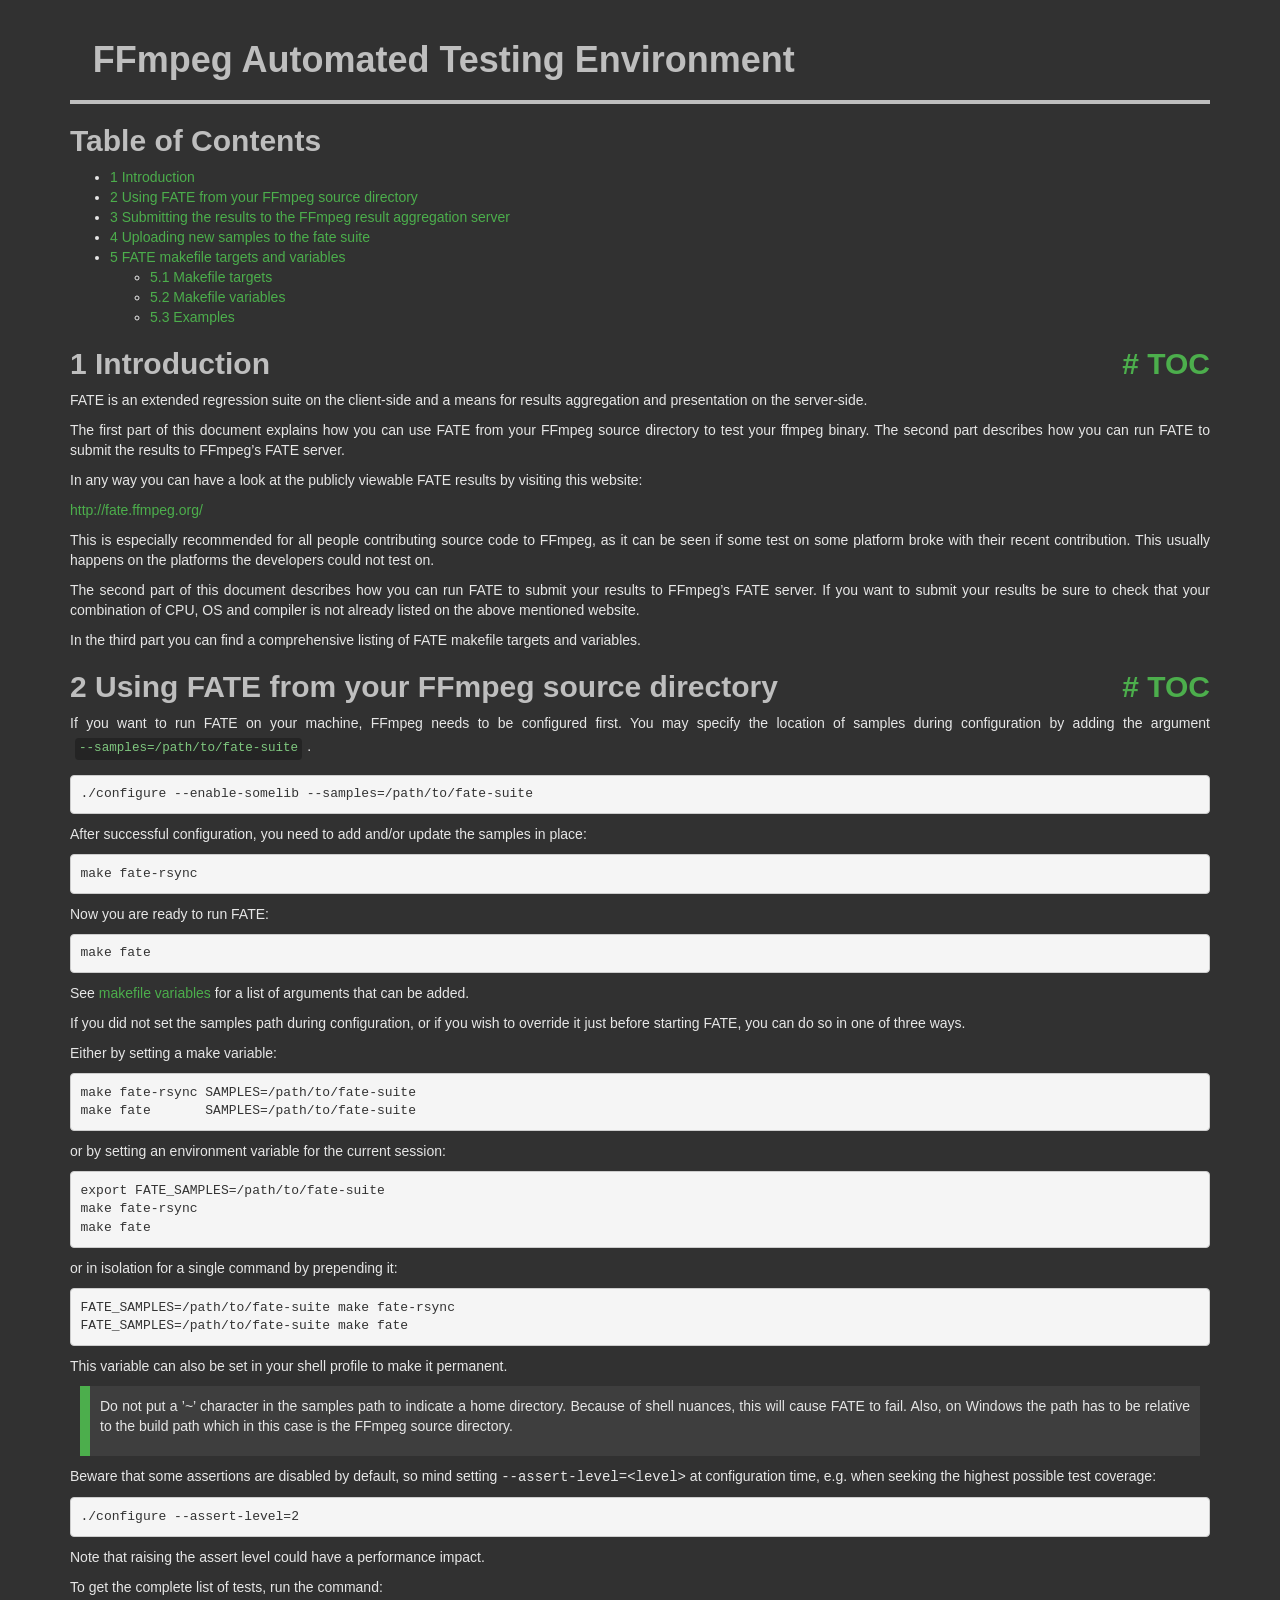
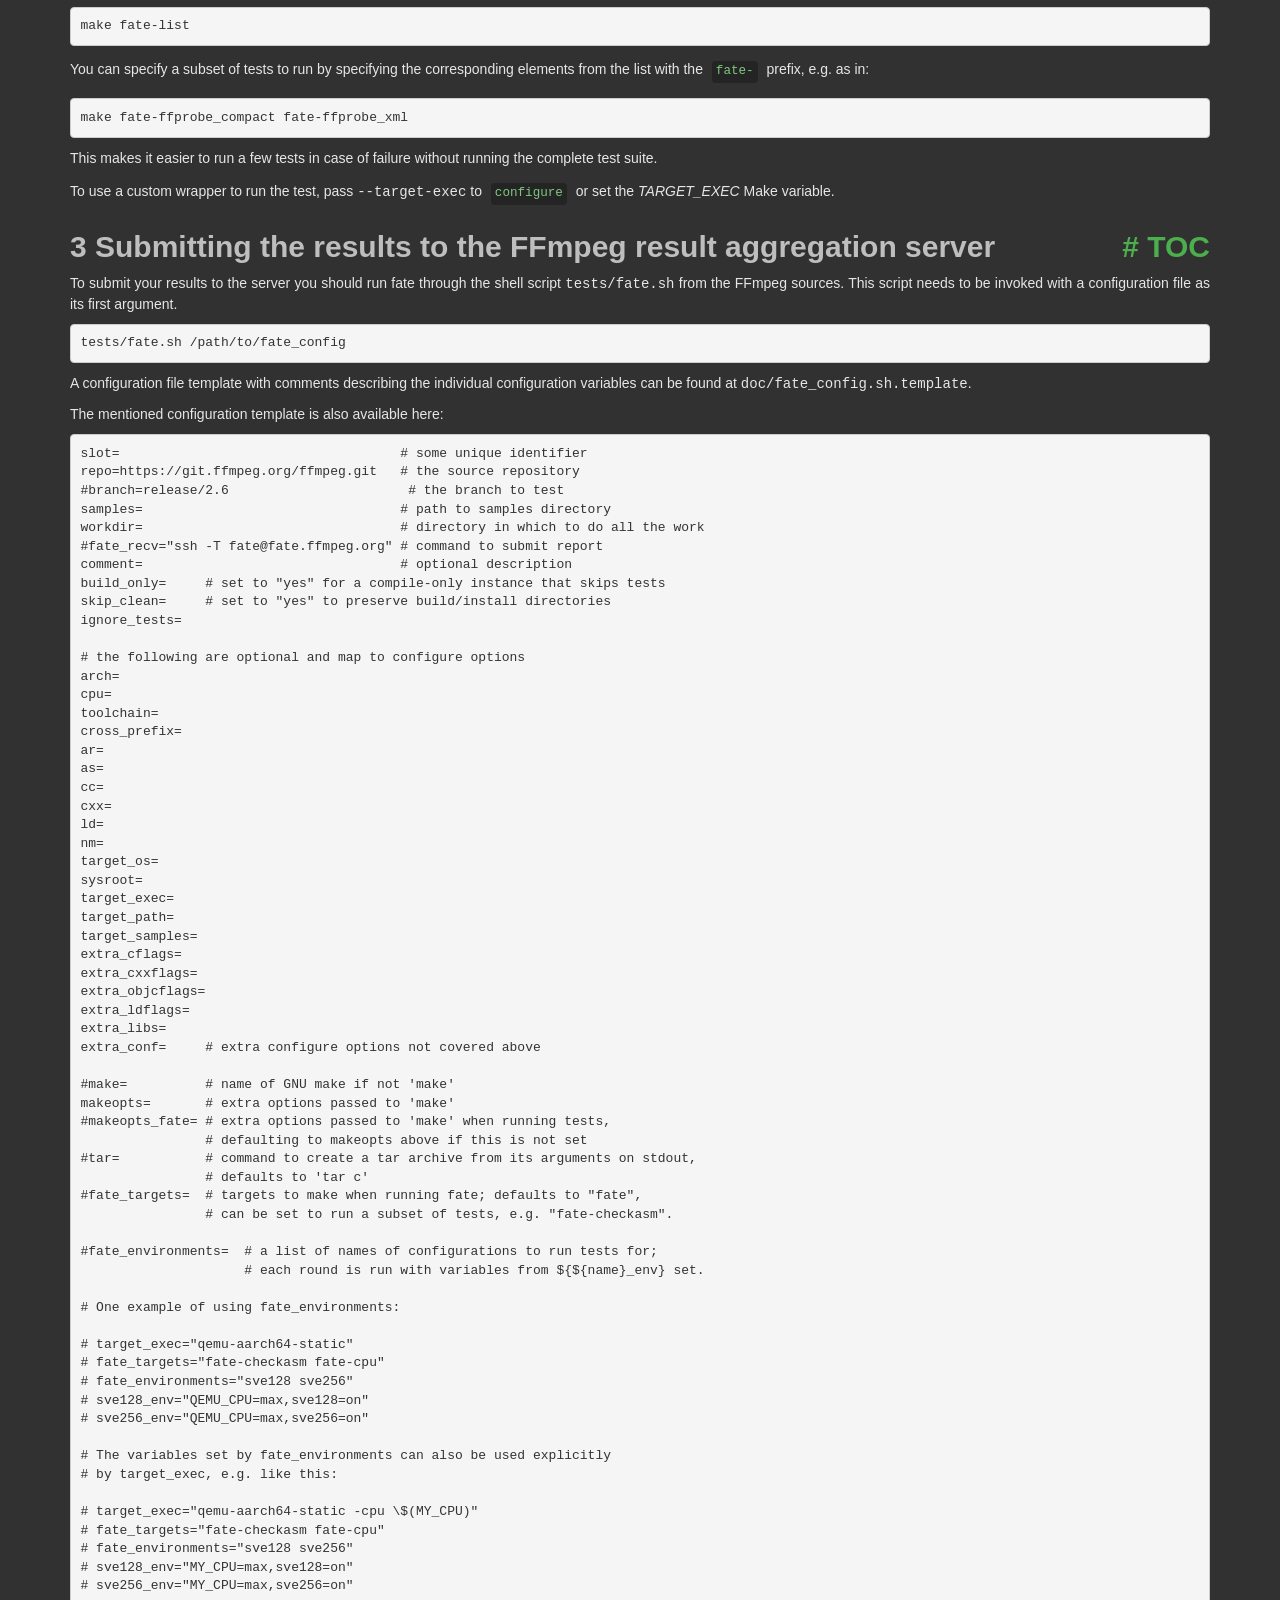
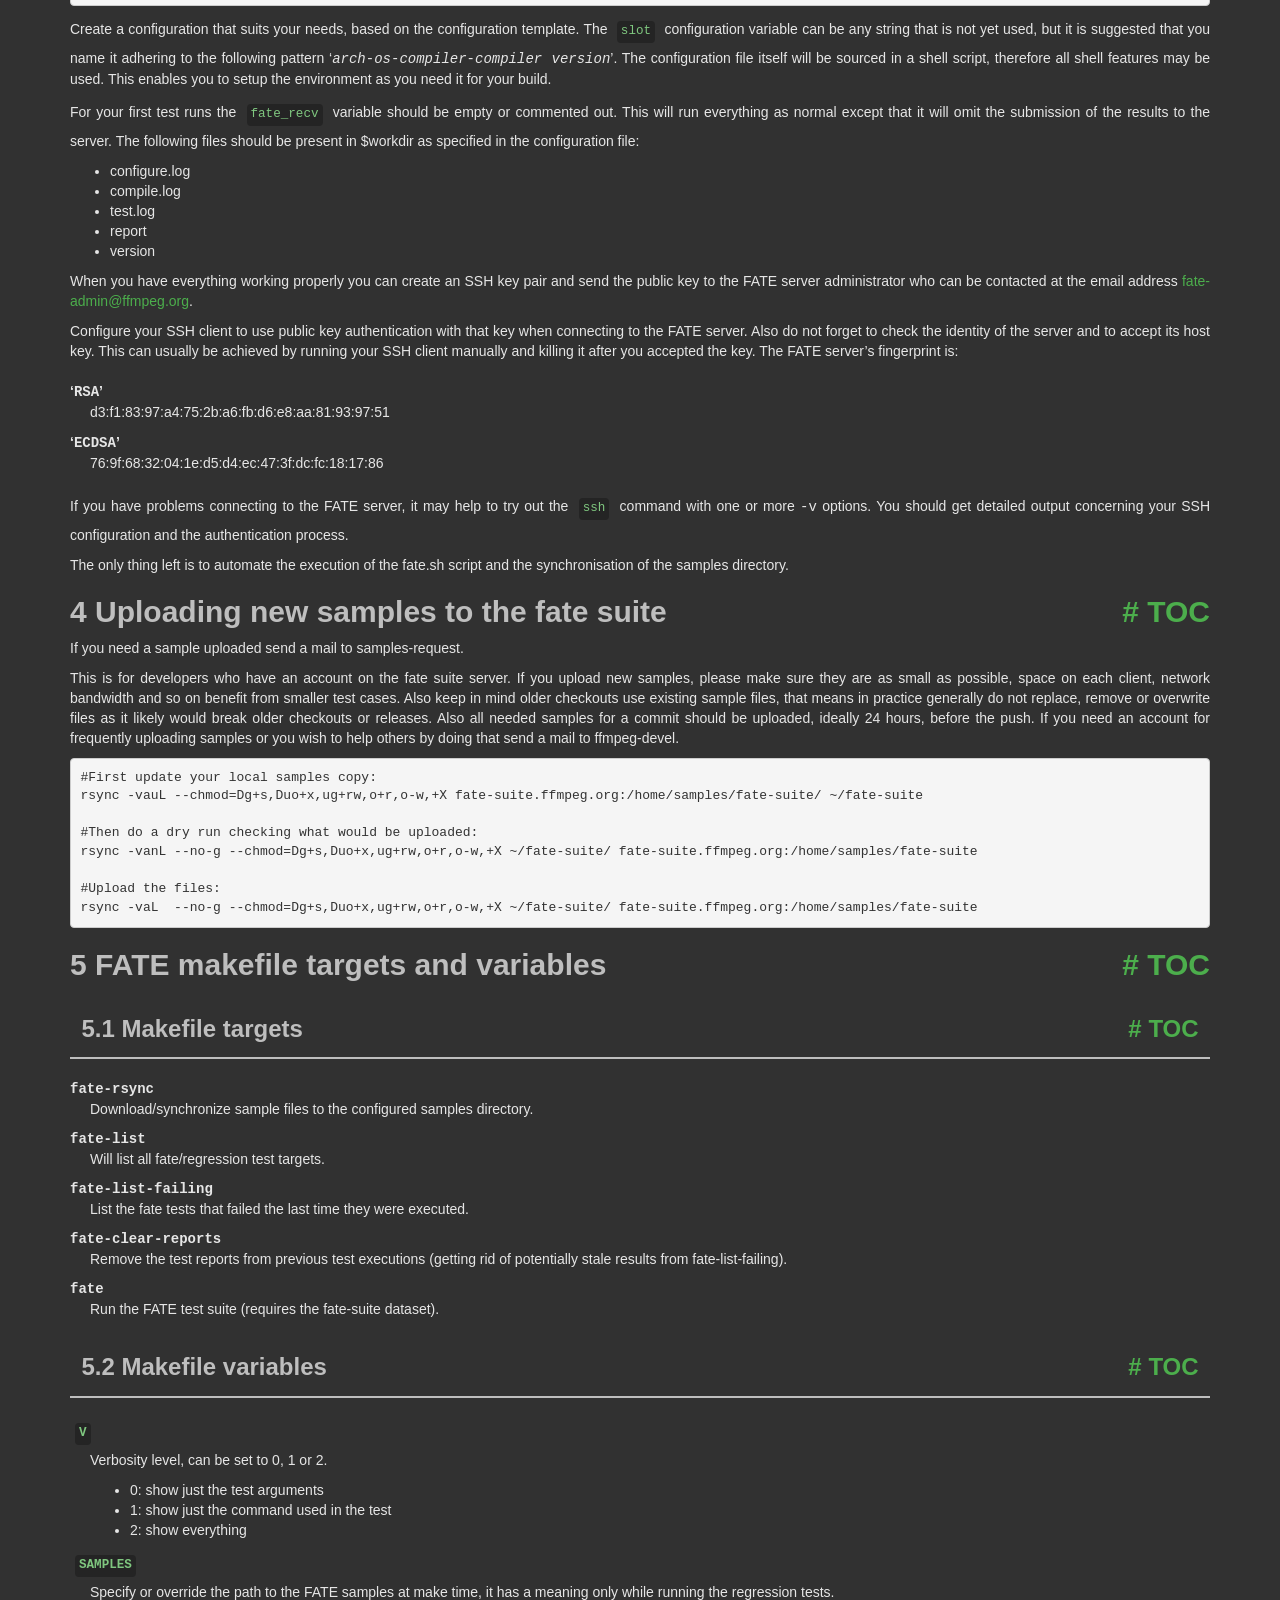
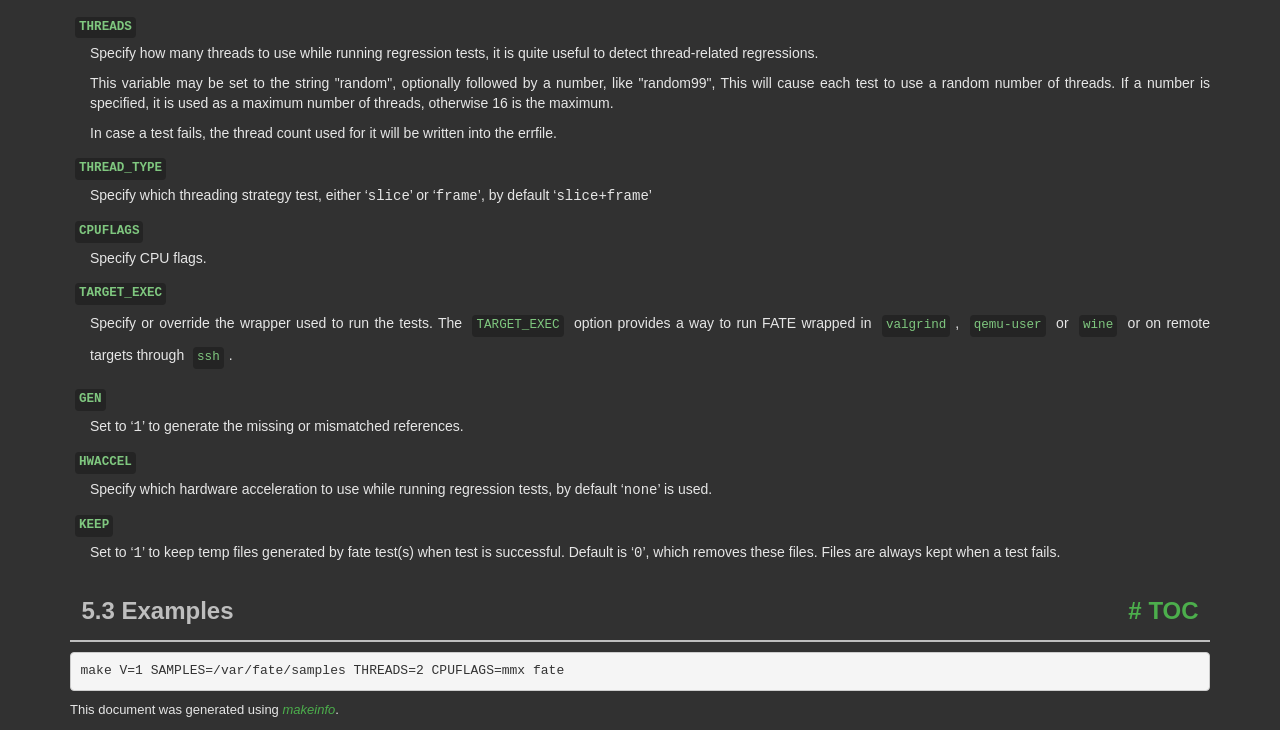
<file: ffmpeg/ffmpeg-8.1.1-essentials_build/doc/fate.html>
<!DOCTYPE html PUBLIC "-//W3C//DTD HTML 4.01 Transitional//EN" "http://www.w3.org/TR/html4/loose.dtd">
<html>
<!-- Created by GNU Texinfo 7.2, https://www.gnu.org/software/texinfo/ -->
  <head>
    <meta charset="utf-8">
    <title>
      FFmpeg Automated Testing Environment
    </title>
    <meta name="viewport" content="width=device-width,initial-scale=1.0">
    <link rel="stylesheet" type="text/css" href="bootstrap.min.css">
    <link rel="stylesheet" type="text/css" href="style.min.css">
  </head>
  <body>
    <div class="container">
      <h1>
      FFmpeg Automated Testing Environment
      </h1>


<a name="Top"></a>
<a name="SEC_Top"></a>

<div class="region-contents" id="SEC_Contents">
<h2 class="contents-heading">Table of Contents</h2>

<div class="contents">

<ul class="toc-numbered-mark">
  <li><a id="toc-Introduction" href="#Introduction">1 Introduction</a></li>
  <li><a id="toc-Using-FATE-from-your-FFmpeg-source-directory" href="#Using-FATE-from-your-FFmpeg-source-directory">2 Using FATE from your FFmpeg source directory</a></li>
  <li><a id="toc-Submitting-the-results-to-the-FFmpeg-result-aggregation-server" href="#Submitting-the-results-to-the-FFmpeg-result-aggregation-server">3 Submitting the results to the FFmpeg result aggregation server</a></li>
  <li><a id="toc-Uploading-new-samples-to-the-fate-suite" href="#Uploading-new-samples-to-the-fate-suite">4 Uploading new samples to the fate suite</a></li>
  <li><a id="toc-FATE-makefile-targets-and-variables" href="#FATE-makefile-targets-and-variables">5 FATE makefile targets and variables</a>
  <ul class="toc-numbered-mark">
    <li><a id="toc-Makefile-targets" href="#Makefile-targets">5.1 Makefile targets</a></li>
    <li><a id="toc-Makefile-variables" href="#Makefile-variables">5.2 Makefile variables</a></li>
    <li><a id="toc-Examples" href="#Examples">5.3 Examples</a></li>
  </ul></li>
</ul>
</div>
</div>

<a name="Introduction"></a>
<h2 class="chapter">1 Introduction<span class="pull-right"><a class="anchor hidden-xs" href="#Introduction" aria-hidden="true">#</a> <a class="anchor hidden-xs"href="#toc-Introduction" aria-hidden="true">TOC</a></span></h2>

<p>FATE is an extended regression suite on the client-side and a means
for results aggregation and presentation on the server-side.
</p>
<p>The first part of this document explains how you can use FATE from
your FFmpeg source directory to test your ffmpeg binary. The second
part describes how you can run FATE to submit the results to FFmpeg&rsquo;s
FATE server.
</p>
<p>In any way you can have a look at the publicly viewable FATE results
by visiting this website:
</p>
<p><a class="url" href="http://fate.ffmpeg.org/">http://fate.ffmpeg.org/</a>
</p>
<p>This is especially recommended for all people contributing source
code to FFmpeg, as it can be seen if some test on some platform broke
with their recent contribution. This usually happens on the platforms
the developers could not test on.
</p>
<p>The second part of this document describes how you can run FATE to
submit your results to FFmpeg&rsquo;s FATE server. If you want to submit your
results be sure to check that your combination of CPU, OS and compiler
is not already listed on the above mentioned website.
</p>
<p>In the third part you can find a comprehensive listing of FATE makefile
targets and variables.
</p>

<a name="Using-FATE-from-your-FFmpeg-source-directory"></a>
<h2 class="chapter">2 Using FATE from your FFmpeg source directory<span class="pull-right"><a class="anchor hidden-xs" href="#Using-FATE-from-your-FFmpeg-source-directory" aria-hidden="true">#</a> <a class="anchor hidden-xs"href="#toc-Using-FATE-from-your-FFmpeg-source-directory" aria-hidden="true">TOC</a></span></h2>

<p>If you want to run FATE on your machine, FFmpeg needs to be configured first.
You may specify the location of samples during configuration by adding the
argument <code class="code">--samples=/path/to/fate-suite</code>.
</p>
<div class="example">
<pre class="example-preformatted">./configure --enable-somelib --samples=/path/to/fate-suite
</pre></div>

<p>After successful configuration, you need to add and/or update the samples in place:
</p>
<div class="example">
<pre class="example-preformatted">make fate-rsync
</pre></div>

<p>Now you are ready to run FATE:
</p>
<div class="example">
<pre class="example-preformatted">make fate
</pre></div>

<p>See <a class="ref" href="#makefile-variables">makefile variables</a> for a list of arguments that can be added.
</p>
<p>If you did not set the samples path during configuration, or if you wish to
override it just before starting FATE, you can do so in one of three ways.
</p>
<p>Either by setting a make variable:
</p>
<div class="example">
<pre class="example-preformatted">make fate-rsync SAMPLES=/path/to/fate-suite
make fate       SAMPLES=/path/to/fate-suite
</pre></div>

<p>or by setting an environment variable for the current session:
</p>
<div class="example">
<pre class="example-preformatted">export FATE_SAMPLES=/path/to/fate-suite
make fate-rsync
make fate
</pre></div>

<p>or in isolation for a single command by prepending it:
</p>
<div class="example">
<pre class="example-preformatted">FATE_SAMPLES=/path/to/fate-suite make fate-rsync
FATE_SAMPLES=/path/to/fate-suite make fate
</pre></div>

<p>This variable can also be set in your shell profile to make it permanent.
</p>
<div class="info">
<p>Do not put a &rsquo;~&rsquo; character in the samples path to indicate a home
directory. Because of shell nuances, this will cause FATE to fail.
Also, on Windows the path has to be relative to the build path
which in this case is the FFmpeg source directory.
</p></div>
<p>Beware that some assertions are disabled by default, so mind setting
<samp class="option">--assert-level=&lt;level&gt;</samp> at configuration time, e.g. when seeking
the highest possible test coverage:
</p><div class="example">
<pre class="example-preformatted">./configure --assert-level=2
</pre></div>
<p>Note that raising the assert level could have a performance impact.
</p>
<p>To get the complete list of tests, run the command:
</p><div class="example">
<pre class="example-preformatted">make fate-list
</pre></div>

<p>You can specify a subset of tests to run by specifying the
corresponding elements from the list with the <code class="code">fate-</code> prefix,
e.g. as in:
</p><div class="example">
<pre class="example-preformatted">make fate-ffprobe_compact fate-ffprobe_xml
</pre></div>

<p>This makes it easier to run a few tests in case of failure without
running the complete test suite.
</p>
<p>To use a custom wrapper to run the test, pass <samp class="option">--target-exec</samp> to
<code class="command">configure</code> or set the <var class="var">TARGET_EXEC</var> Make variable.
</p>

<a name="Submitting-the-results-to-the-FFmpeg-result-aggregation-server"></a>
<h2 class="chapter">3 Submitting the results to the FFmpeg result aggregation server<span class="pull-right"><a class="anchor hidden-xs" href="#Submitting-the-results-to-the-FFmpeg-result-aggregation-server" aria-hidden="true">#</a> <a class="anchor hidden-xs"href="#toc-Submitting-the-results-to-the-FFmpeg-result-aggregation-server" aria-hidden="true">TOC</a></span></h2>

<p>To submit your results to the server you should run fate through the
shell script <samp class="file">tests/fate.sh</samp> from the FFmpeg sources. This script needs
to be invoked with a configuration file as its first argument.
</p>
<div class="example">
<pre class="example-preformatted">tests/fate.sh /path/to/fate_config
</pre></div>

<p>A configuration file template with comments describing the individual
configuration variables can be found at <samp class="file">doc/fate_config.sh.template</samp>.
</p>
<p>The mentioned configuration template is also available here:
</p><pre class="verbatim">slot=                                    # some unique identifier
repo=https://git.ffmpeg.org/ffmpeg.git   # the source repository
#branch=release/2.6                       # the branch to test
samples=                                 # path to samples directory
workdir=                                 # directory in which to do all the work
#fate_recv=&quot;ssh -T fate@fate.ffmpeg.org&quot; # command to submit report
comment=                                 # optional description
build_only=     # set to &quot;yes&quot; for a compile-only instance that skips tests
skip_clean=     # set to &quot;yes&quot; to preserve build/install directories
ignore_tests=

# the following are optional and map to configure options
arch=
cpu=
toolchain=
cross_prefix=
ar=
as=
cc=
cxx=
ld=
nm=
target_os=
sysroot=
target_exec=
target_path=
target_samples=
extra_cflags=
extra_cxxflags=
extra_objcflags=
extra_ldflags=
extra_libs=
extra_conf=     # extra configure options not covered above

#make=          # name of GNU make if not 'make'
makeopts=       # extra options passed to 'make'
#makeopts_fate= # extra options passed to 'make' when running tests,
                # defaulting to makeopts above if this is not set
#tar=           # command to create a tar archive from its arguments on stdout,
                # defaults to 'tar c'
#fate_targets=  # targets to make when running fate; defaults to &quot;fate&quot;,
                # can be set to run a subset of tests, e.g. &quot;fate-checkasm&quot;.

#fate_environments=  # a list of names of configurations to run tests for;
                     # each round is run with variables from ${${name}_env} set.

# One example of using fate_environments:

# target_exec=&quot;qemu-aarch64-static&quot;
# fate_targets=&quot;fate-checkasm fate-cpu&quot;
# fate_environments=&quot;sve128 sve256&quot;
# sve128_env=&quot;QEMU_CPU=max,sve128=on&quot;
# sve256_env=&quot;QEMU_CPU=max,sve256=on&quot;

# The variables set by fate_environments can also be used explicitly
# by target_exec, e.g. like this:

# target_exec=&quot;qemu-aarch64-static -cpu \$(MY_CPU)&quot;
# fate_targets=&quot;fate-checkasm fate-cpu&quot;
# fate_environments=&quot;sve128 sve256&quot;
# sve128_env=&quot;MY_CPU=max,sve128=on&quot;
# sve256_env=&quot;MY_CPU=max,sve256=on&quot;
</pre>
<p>Create a configuration that suits your needs, based on the configuration
template. The <code class="env">slot</code> configuration variable can be any string that is not
yet used, but it is suggested that you name it adhering to the following
pattern &lsquo;<samp class="samp"><var class="var">arch</var>-<var class="var">os</var>-<var class="var">compiler</var>-<var class="var">compiler version</var></samp>&rsquo;. The
configuration file itself will be sourced in a shell script, therefore all
shell features may be used. This enables you to setup the environment as you
need it for your build.
</p>
<p>For your first test runs the <code class="env">fate_recv</code> variable should be empty or
commented out. This will run everything as normal except that it will omit
the submission of the results to the server. The following files should be
present in $workdir as specified in the configuration file:
</p>
<ul class="itemize mark-bullet">
<li>configure.log
    </li><li>compile.log
    </li><li>test.log
    </li><li>report
    </li><li>version
</li></ul>

<p>When you have everything working properly you can create an SSH key pair
and send the public key to the FATE server administrator who can be contacted
at the email address <a class="email" href="mailto:fate-admin@ffmpeg.org">fate-admin@ffmpeg.org</a>.
</p>
<p>Configure your SSH client to use public key authentication with that key
when connecting to the FATE server. Also do not forget to check the identity
of the server and to accept its host key. This can usually be achieved by
running your SSH client manually and killing it after you accepted the key.
The FATE server&rsquo;s fingerprint is:
</p>
<dl class="table">
<dt>&lsquo;<samp class="samp">RSA</samp>&rsquo;</dt>
<dd><p>d3:f1:83:97:a4:75:2b:a6:fb:d6:e8:aa:81:93:97:51
</p></dd>
<dt>&lsquo;<samp class="samp">ECDSA</samp>&rsquo;</dt>
<dd><p>76:9f:68:32:04:1e:d5:d4:ec:47:3f:dc:fc:18:17:86
</p></dd>
</dl>

<p>If you have problems connecting to the FATE server, it may help to try out
the <code class="command">ssh</code> command with one or more <samp class="option">-v</samp> options. You should
get detailed output concerning your SSH configuration and the authentication
process.
</p>
<p>The only thing left is to automate the execution of the fate.sh script and
the synchronisation of the samples directory.
</p>
<a name="Uploading-new-samples-to-the-fate-suite"></a>
<h2 class="chapter">4 Uploading new samples to the fate suite<span class="pull-right"><a class="anchor hidden-xs" href="#Uploading-new-samples-to-the-fate-suite" aria-hidden="true">#</a> <a class="anchor hidden-xs"href="#toc-Uploading-new-samples-to-the-fate-suite" aria-hidden="true">TOC</a></span></h2>

<p>If you need a sample uploaded send a mail to samples-request.
</p>
<p>This is for developers who have an account on the fate suite server.
If you upload new samples, please make sure they are as small as possible,
space on each client, network bandwidth and so on benefit from smaller test cases.
Also keep in mind older checkouts use existing sample files, that means in
practice generally do not replace, remove or overwrite files as it likely would
break older checkouts or releases.
Also all needed samples for a commit should be uploaded, ideally 24
hours, before the push.
If you need an account for frequently uploading samples or you wish to help
others by doing that send a mail to ffmpeg-devel.
</p>
<div class="example">
<pre class="example-preformatted">#First update your local samples copy:
rsync -vauL --chmod=Dg+s,Duo+x,ug+rw,o+r,o-w,+X fate-suite.ffmpeg.org:/home/samples/fate-suite/ ~/fate-suite

#Then do a dry run checking what would be uploaded:
rsync -vanL --no-g --chmod=Dg+s,Duo+x,ug+rw,o+r,o-w,+X ~/fate-suite/ fate-suite.ffmpeg.org:/home/samples/fate-suite

#Upload the files:
rsync -vaL  --no-g --chmod=Dg+s,Duo+x,ug+rw,o+r,o-w,+X ~/fate-suite/ fate-suite.ffmpeg.org:/home/samples/fate-suite
</pre></div>


<a name="FATE-makefile-targets-and-variables"></a>
<h2 class="chapter">5 FATE makefile targets and variables<span class="pull-right"><a class="anchor hidden-xs" href="#FATE-makefile-targets-and-variables" aria-hidden="true">#</a> <a class="anchor hidden-xs"href="#toc-FATE-makefile-targets-and-variables" aria-hidden="true">TOC</a></span></h2>

<a name="Makefile-targets"></a>
<h3 class="section">5.1 Makefile targets<span class="pull-right"><a class="anchor hidden-xs" href="#Makefile-targets" aria-hidden="true">#</a> <a class="anchor hidden-xs"href="#toc-Makefile-targets" aria-hidden="true">TOC</a></span></h3>

<dl class="table">
<dt><samp class="option">fate-rsync</samp></dt>
<dd><p>Download/synchronize sample files to the configured samples directory.
</p>
</dd>
<dt><samp class="option">fate-list</samp></dt>
<dd><p>Will list all fate/regression test targets.
</p>
</dd>
<dt><samp class="option">fate-list-failing</samp></dt>
<dd><p>List the fate tests that failed the last time they were executed.
</p>
</dd>
<dt><samp class="option">fate-clear-reports</samp></dt>
<dd><p>Remove the test reports from previous test executions (getting rid of
potentially stale results from fate-list-failing).
</p>
</dd>
<dt><samp class="option">fate</samp></dt>
<dd><p>Run the FATE test suite (requires the fate-suite dataset).
</p></dd>
</dl>

<a name="Makefile-variables"></a>
<h3 class="section">5.2 Makefile variables<span class="pull-right"><a class="anchor hidden-xs" href="#Makefile-variables" aria-hidden="true">#</a> <a class="anchor hidden-xs"href="#toc-Makefile-variables" aria-hidden="true">TOC</a></span></h3>
<a class="anchor" id="makefile-variables"></a>
<dl class="table">
<dt><code class="env">V</code></dt>
<dd><p>Verbosity level, can be set to 0, 1 or 2.
    </p><ul class="itemize mark-bullet">
<li>0: show just the test arguments
        </li><li>1: show just the command used in the test
        </li><li>2: show everything
    </li></ul>

</dd>
<dt><code class="env">SAMPLES</code></dt>
<dd><p>Specify or override the path to the FATE samples at make time, it has a
meaning only while running the regression tests.
</p>
</dd>
<dt><code class="env">THREADS</code></dt>
<dd><p>Specify how many threads to use while running regression tests, it is
quite useful to detect thread-related regressions.
</p>
<p>This variable may be set to the string &quot;random&quot;, optionally followed by a
number, like &quot;random99&quot;, This will cause each test to use a random number of
threads. If a number is specified, it is used as a maximum number of threads,
otherwise 16 is the maximum.
</p>
<p>In case a test fails, the thread count used for it will be written into the
errfile.
</p>
</dd>
<dt><code class="env">THREAD_TYPE</code></dt>
<dd><p>Specify which threading strategy test, either &lsquo;<samp class="samp">slice</samp>&rsquo; or &lsquo;<samp class="samp">frame</samp>&rsquo;,
by default &lsquo;<samp class="samp">slice+frame</samp>&rsquo;
</p>
</dd>
<dt><code class="env">CPUFLAGS</code></dt>
<dd><p>Specify CPU flags.
</p>
</dd>
<dt><code class="env">TARGET_EXEC</code></dt>
<dd><p>Specify or override the wrapper used to run the tests.
The <code class="env">TARGET_EXEC</code> option provides a way to run FATE wrapped in
<code class="command">valgrind</code>, <code class="command">qemu-user</code> or <code class="command">wine</code> or on remote targets
through <code class="command">ssh</code>.
</p>
</dd>
<dt><code class="env">GEN</code></dt>
<dd><p>Set to &lsquo;<samp class="samp">1</samp>&rsquo; to generate the missing or mismatched references.
</p>
</dd>
<dt><code class="env">HWACCEL</code></dt>
<dd><p>Specify which hardware acceleration to use while running regression tests,
by default &lsquo;<samp class="samp">none</samp>&rsquo; is used.
</p>
</dd>
<dt><code class="env">KEEP</code></dt>
<dd><p>Set to &lsquo;<samp class="samp">1</samp>&rsquo; to keep temp files generated by fate test(s) when test is successful.
Default is &lsquo;<samp class="samp">0</samp>&rsquo;, which removes these files. Files are always kept when a test
fails.
</p>
</dd>
</dl>

<a name="Examples"></a>
<h3 class="section">5.3 Examples<span class="pull-right"><a class="anchor hidden-xs" href="#Examples" aria-hidden="true">#</a> <a class="anchor hidden-xs"href="#toc-Examples" aria-hidden="true">TOC</a></span></h3>

<div class="example">
<pre class="example-preformatted">make V=1 SAMPLES=/var/fate/samples THREADS=2 CPUFLAGS=mmx fate
</pre></div>
      <p style="font-size: small;">
        This document was generated using <a class="uref" href="https://www.gnu.org/software/texinfo/"><em class="emph">makeinfo</em></a>.
      </p>
    </div>
  </body>
</html>
</file>
<file: ffmpeg/ffmpeg-8.1.1-essentials_build/doc/style.min.css>
/*!
The MIT License (MIT)

Copyright (c) 2014 Barbara Lepage <db0company@gmail.com>

Permission is hereby granted, free of charge, to any person obtaining a copy
of this software and associated documentation files (the "Software"), to deal
in the Software without restriction, including without limitation the rights
to use, copy, modify, merge, publish, distribute, sublicense, and/or sell
copies of the Software, and to permit persons to whom the Software is
furnished to do so, subject to the following conditions:

The above copyright notice and this permission notice shall be included in all
copies or substantial portions of the Software.

THE SOFTWARE IS PROVIDED "AS IS", WITHOUT WARRANTY OF ANY KIND, EXPRESS OR
IMPLIED, INCLUDING BUT NOT LIMITED TO THE WARRANTIES OF MERCHANTABILITY,
FITNESS FOR A PARTICULAR PURPOSE AND NONINFRINGEMENT. IN NO EVENT SHALL THE
AUTHORS OR COPYRIGHT HOLDERS BE LIABLE FOR ANY CLAIM, DAMAGES OR OTHER
LIABILITY, WHETHER IN AN ACTION OF CONTRACT, TORT OR OTHERWISE, ARISING FROM,
OUT OF OR IN CONNECTION WITH THE SOFTWARE OR THE USE OR OTHER DEALINGS IN THE
SOFTWARE.
 */body{background-color:#313131;color:#e6e6e6;text-align:justify}body, h1, h2, h3, h4, h5, h6{font-family:"Lucida Grande","Lucida Sans Unicode","Lucida Sans","Helvetica Neue",Helvetica,Verdana,Tahoma,sans-serif}a{color:#4cae4c}a strong{color:#e6e6e6}a:hover{color:#7fc77f}a:hover strong{color:#4cae4c}main{width:100% ! important;min-height:600px;margin:auto}h1, h2, h3, h4{font-weight:bold;text-align:left}h1, h2, h3{color:#bebebe}h1 strong, h2 strong, h3 strong{color:#e6e6e6}h4, h5, h6{color:#3c8b3c}h1{border-bottom:4px #bebebe solid;padding:20px 2%}h3{border-bottom:2px #bebebe solid;padding:15px 1%}h4{border-bottom:1px solid #e6e6e6;padding:10px 0;margin:20px 0;color:#e6e6e6}.list-group .list-group-item{background-color:#3e3e3e;border-color:black}.list-group.list-group-big .list-group-item{padding:25px}.list-group a.list-group-item{color:#7fc77f}.list-group a.list-group-item:hover{background-color:#313131;color:#4cae4c}.well{background-color:#242424;border-color:black;color:#bebebe}.well strong{color:#e6e6e6}.well code{background-color:#313131}.well hr{border-color:#3c8b3c}.well h3{margin:5px 0 15px 0;border:0;padding:0}.well a{color:#4cae4c}.well a.btn{color:white}.well small{display:block;padding:0 10px;font-style:italic}.well.example{padding-top:40px;margin-bottom:130px}.well.example pre{margin:50px;margin-bottom:30px;font-size:1.5em}.well.example .btn{margin-right:50px;margin-bottom:20px}.well.well-with-icon{min-height:136px}.well.well-with-icon .pull-right,.well.well-with-icon .pull-left{background-color:#4cae4c;color:#e6e6e6;padding:10px;border-radius:5px;margin:5px}.well.well-with-icon .pull-right{margin-left:20px}.well.well-with-icon .pull-left{margin-right:20px}a.well{display:block}a.well:hover{text-decoration:none;opacity:0.8}.info, .warning{margin:10px;padding:10px;background-color:#3e3e3e;color:#e6e6e6}.info code, .warning code{background-color:#313131}.info{border-left:10px #4cae4c solid}.warning{border-left:10px #ae4c4c solid}.with-icon{padding:30px}.with-icon .pull-left{padding-right:30px}.with-icon .pull-right{padding-left:30px}dd{margin-left:20px}code{background-color:#242424;color:#7fc77f;display:inline-block;margin:5px}.table{margin:20px 0;border-radius:4px}.table th,.table td,.table tr{border:1px solid #171717}.table tr th{background-color:#3e3e3e;border-bottom:2px solid #e6e6e6}.table tr:nth-child(odd){background-color:#242424}#sidebar-wrapper, .navbar{background-color:#171717;overflow-x:hidden}#sidebar-wrapper .sidebar-brand img,#sidebar-wrapper .navbar-brand img, .navbar .sidebar-brand img, .navbar .navbar-brand img{opacity:0.6;margin-right:8px}#sidebar-wrapper .sidebar-brand:hover,#sidebar-wrapper .navbar-brand:hover, .navbar .sidebar-brand:hover, .navbar .navbar-brand:hover{color:#fff}#sidebar-wrapper .sidebar-brand:hover img,#sidebar-wrapper .navbar-brand:hover img, .navbar .sidebar-brand:hover img, .navbar .navbar-brand:hover img{opacity:1}#sidebar-wrapper .sidebar-nav li ul, .navbar .sidebar-nav li ul{list-style-type:none;padding:0}#sidebar-wrapper .sidebar-nav li ul li, .navbar .sidebar-nav li ul li{line-height:20px}#sidebar-wrapper .sidebar-nav li ul li a, .navbar .sidebar-nav li ul li a{padding-left:20px}.content-header{height:auto;background-color:#242424}.content-header h1{color:#e6e6e6;display:block;margin:0;margin-bottom:20px;line-height:normal;border-bottom:none}#download h4, #index h4{margin-top:180px}#download h4.first, #index h4.first{margin-top:20px}#download h4.first small, #index h4.first small{color:inherit;font-size:1em}#download .btn-download-wrapper, #index .btn-download-wrapper{text-align:center;margin:160px auto}#download .btn-download-wrapper .btn, #index .btn-download-wrapper .btn{font-size:3em;padding:3%;display:inline-block;margin-bottom:5px}#download .btn-download-wrapper small, #index .btn-download-wrapper small{display:block;font-size:0.4em}#download h2.description, #index h2.description{color:#e6e6e6;font-size:2em;font-weight:bold;margin:120px 50px;line-height:2em}#download h2.description .label, #index h2.description .label{font-size:0.5em}#download .btn-download-wrapper{margin:40px auto}#download .os-selector{text-align:center;color:#e6e6e6;margin:30px 0}#download .os-selector a.btn-build{color:#e6e6e6;display:block;padding:20px;border-radius:2px}#download .os-selector .btn-build[href="#build-linux"]{background-color:#e43}#download .os-selector .btn-build[href="#build-linux"]:hover{color:#e43;background-color:#e6e6e6}#download .os-selector .btn-build[href="#build-windows"]{background-color:#06a}#download .os-selector .btn-build[href="#build-windows"]:hover{color:#06a;background-color:#e6e6e6}#download .os-selector .btn-build[href="#build-mac"]{background-color:darkgrey}#download .os-selector .btn-build[href="#build-mac"]:hover{color:darkgrey;background-color:#e6e6e6}#download .os-selector .tab-content{margin-top:20px}#download .os-selector #build-linux h3{color:#e43}#download .os-selector #build-windows h3{color:#06a}#download .os-selector #build-mac h3{color:darkgrey}footer{background-color:#242424;border-top:1px #101010 solid;padding:20px 0%}footer a{display:block}footer img[alt="FFmpeg"]{width:50%;display:block;margin:auto}.example.user-good pre{color:#bfbfbf;border:1px solid #357735;border-left:10px solid #357735;background-color:#242424}.example.user-bad pre{color:#bfbfbf;border:1px solid #ae4c4c;border-left:10px solid #ae4c4c;background-color:#242424}
</file>
